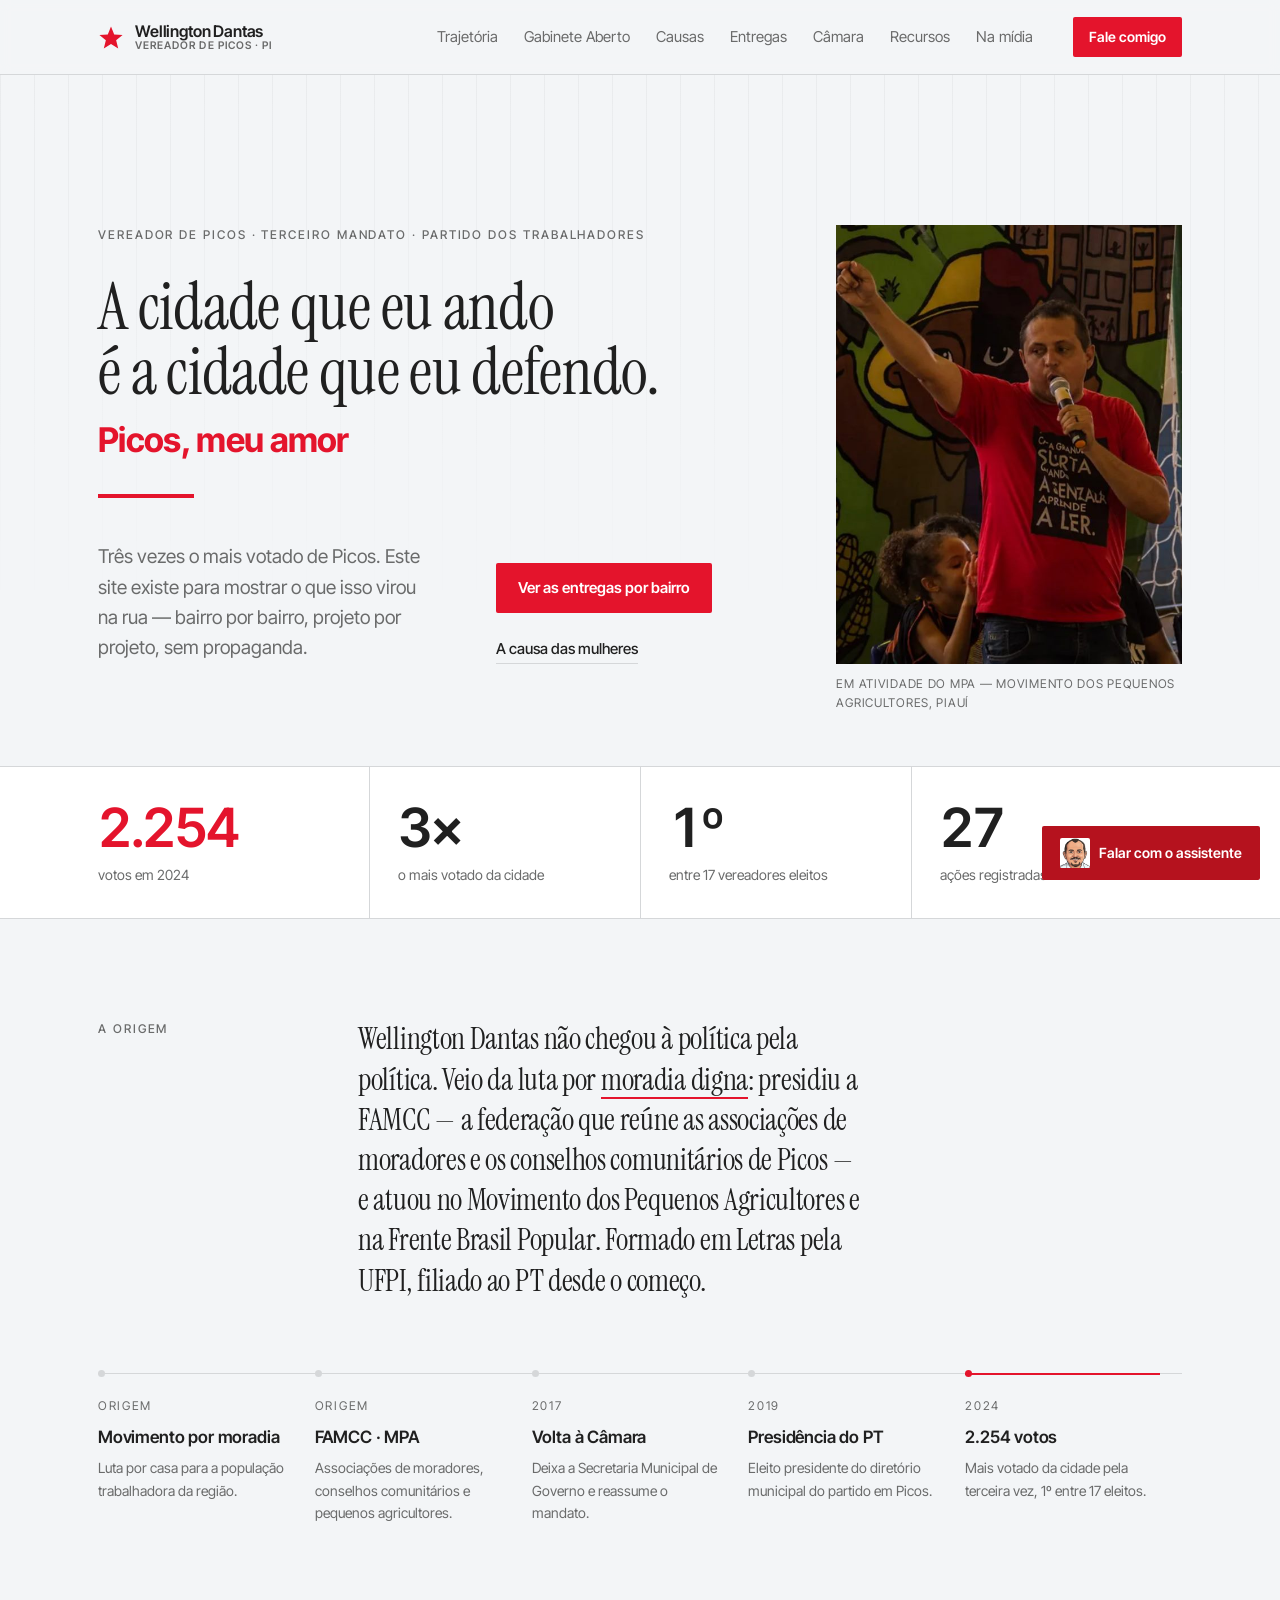
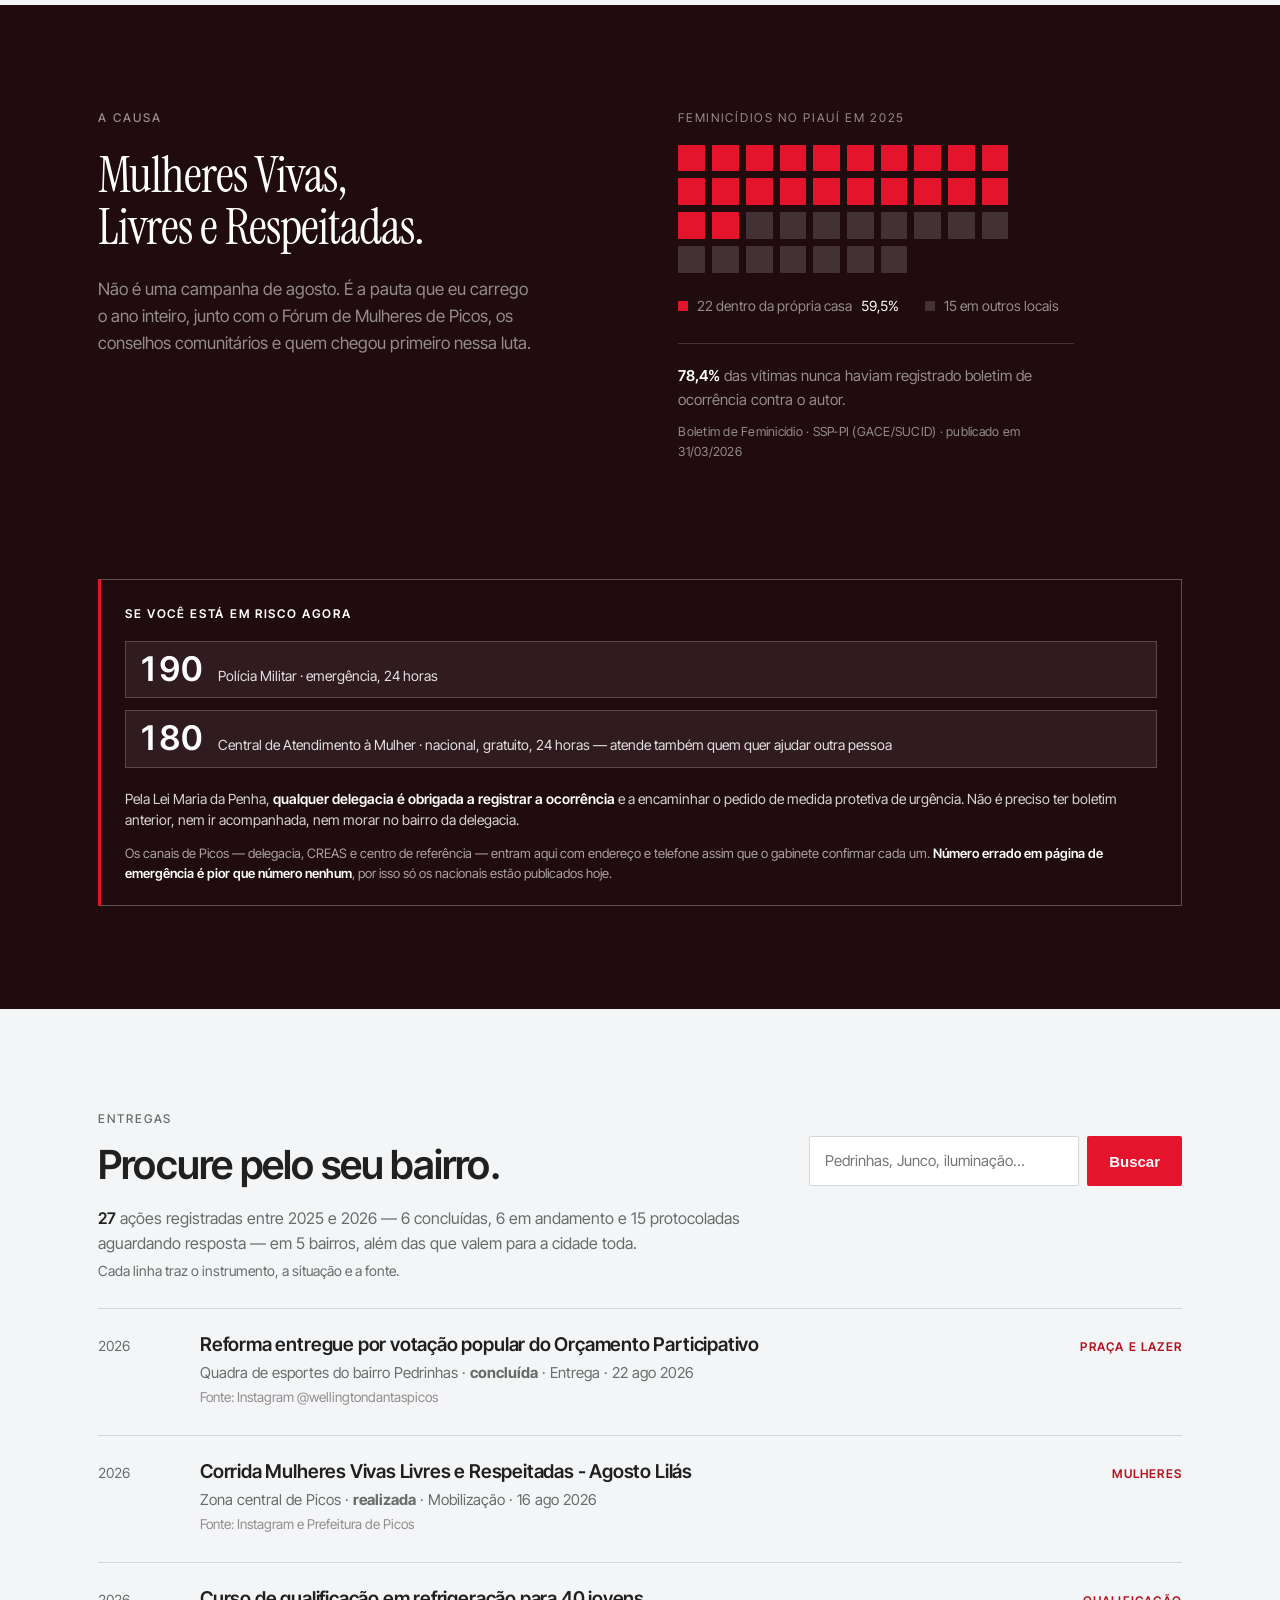
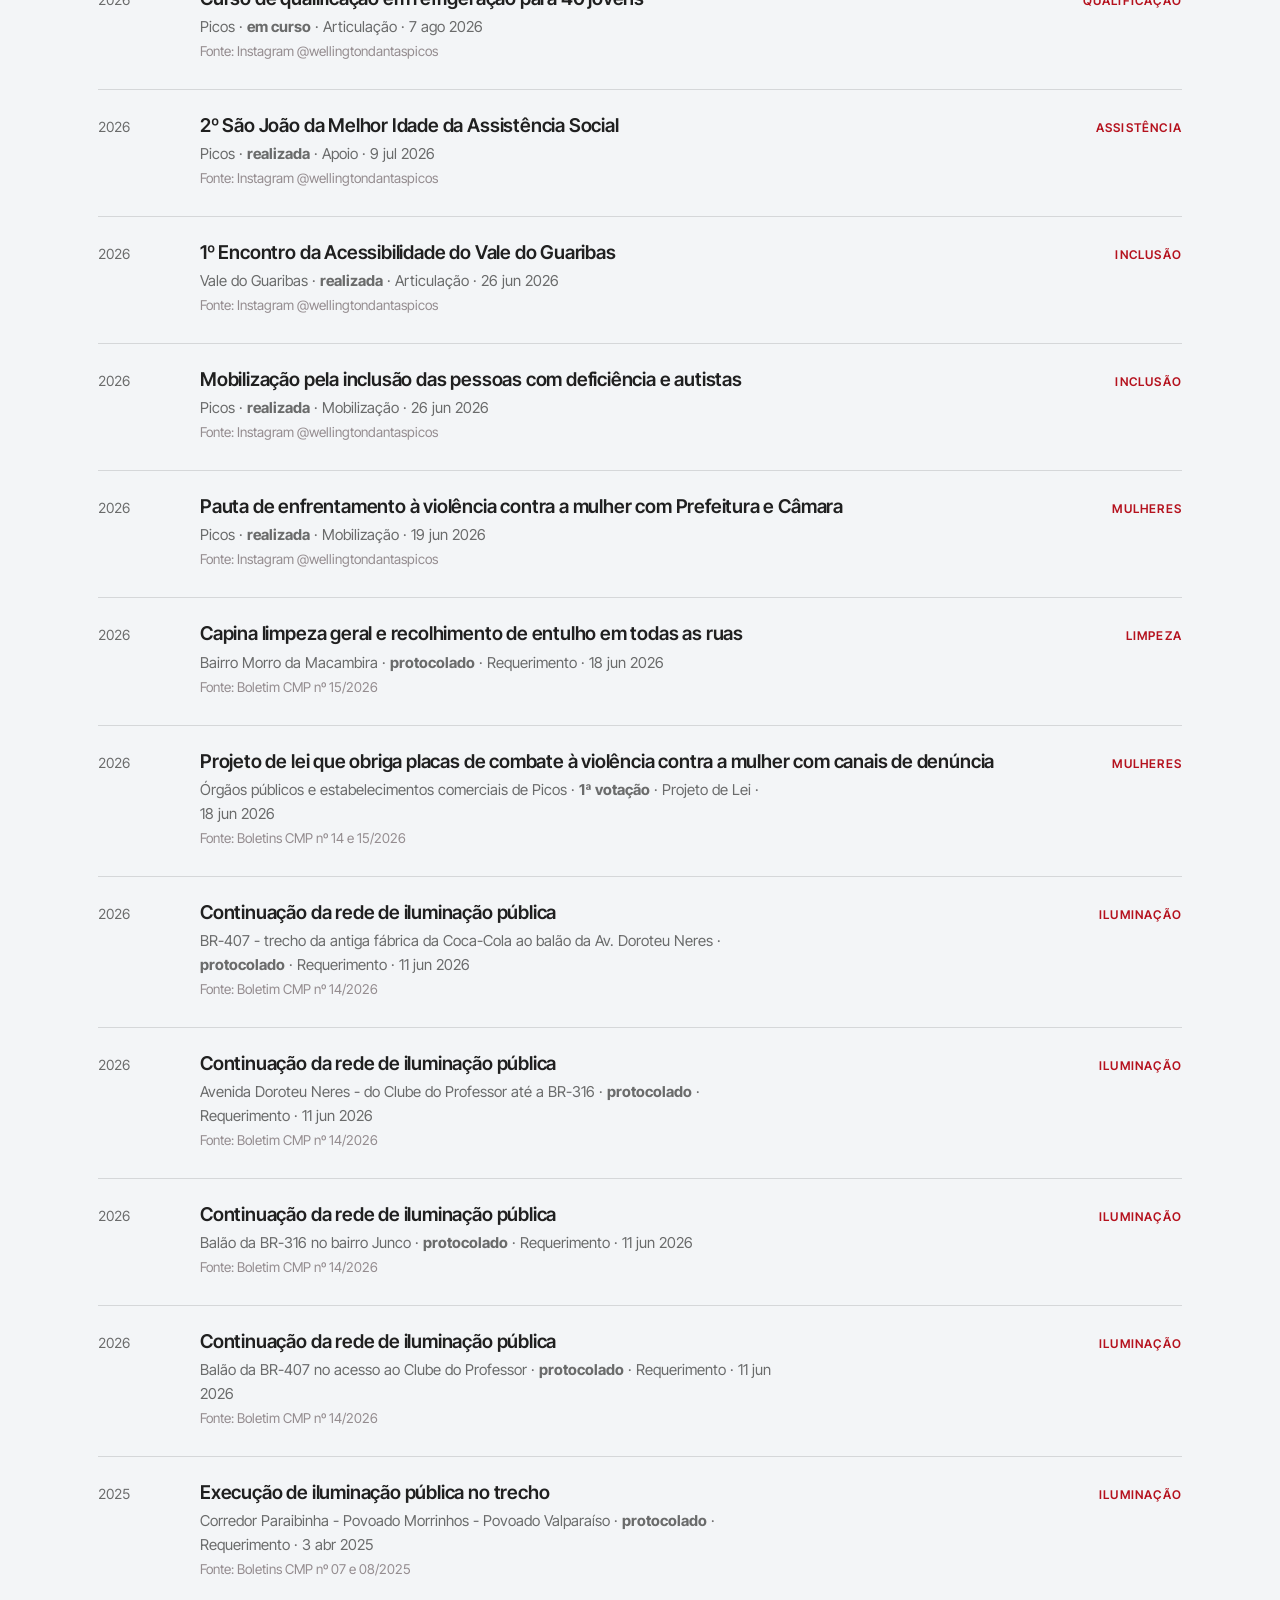
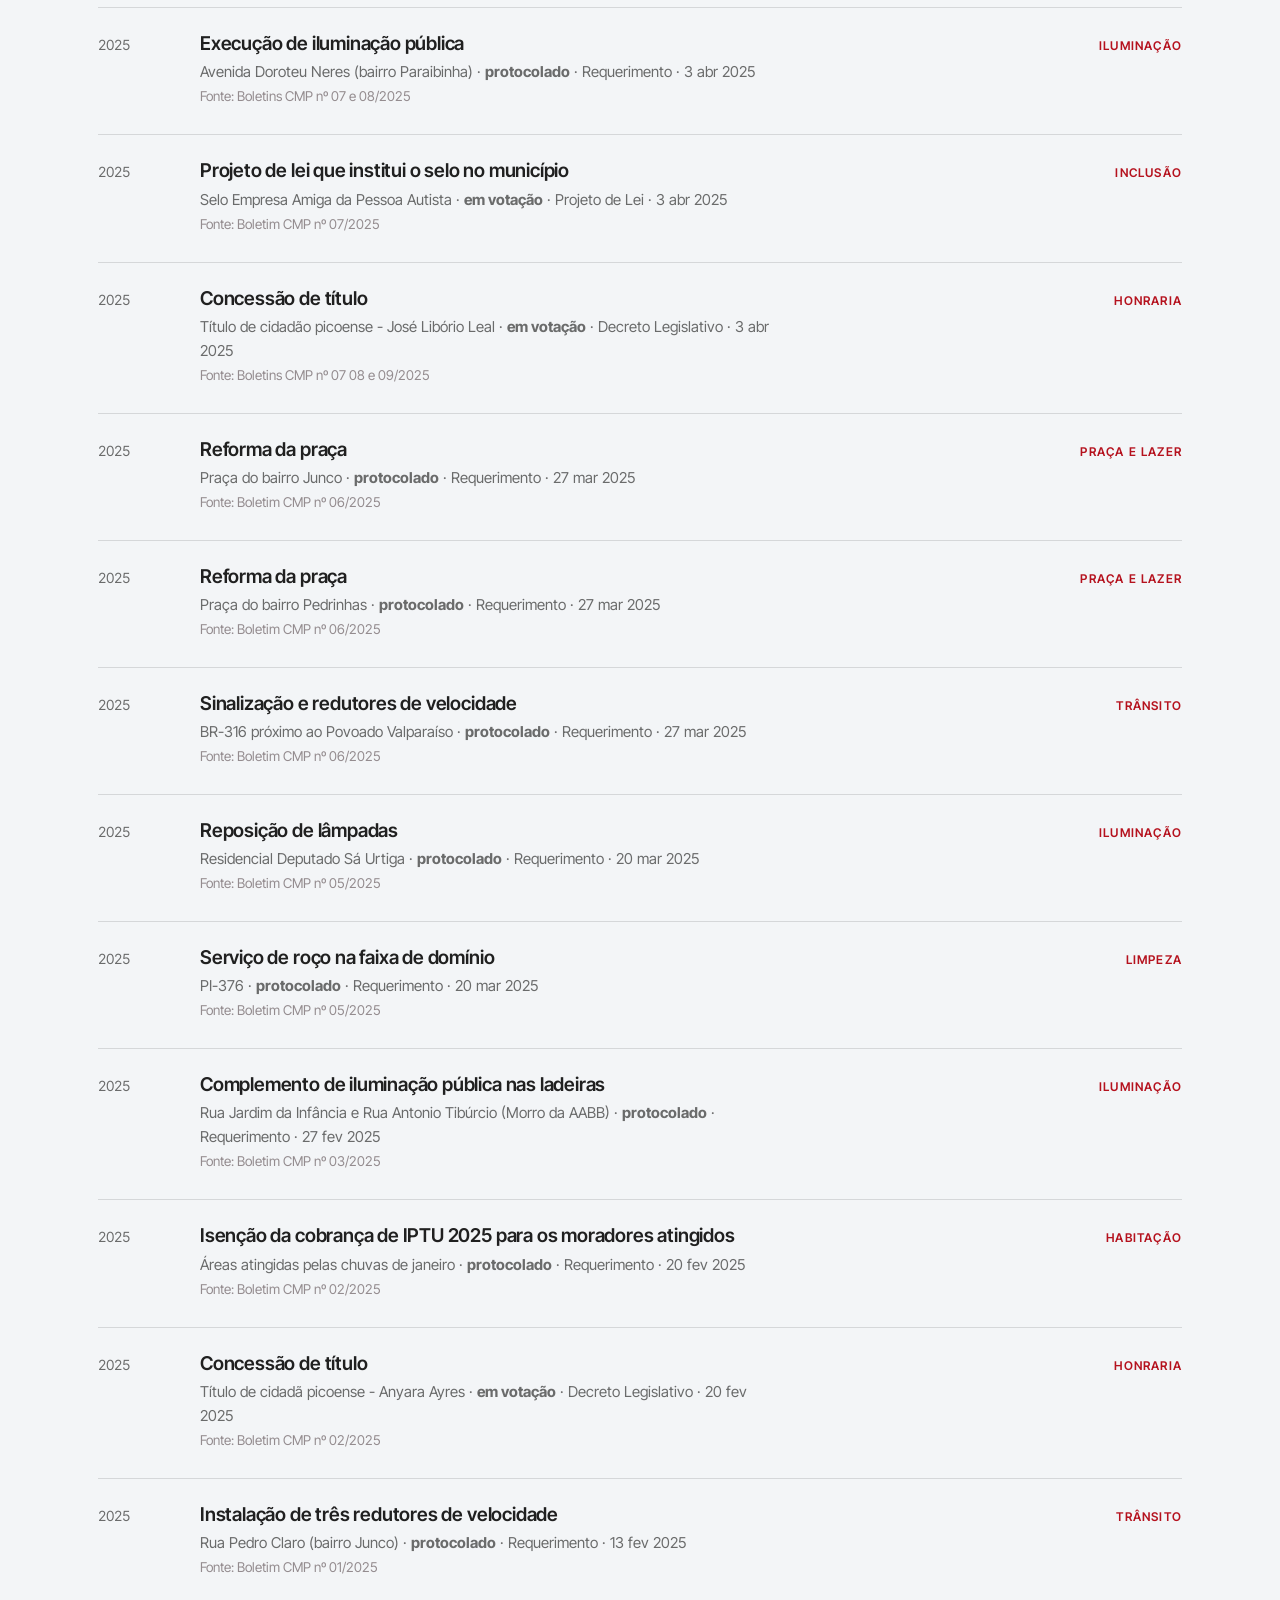
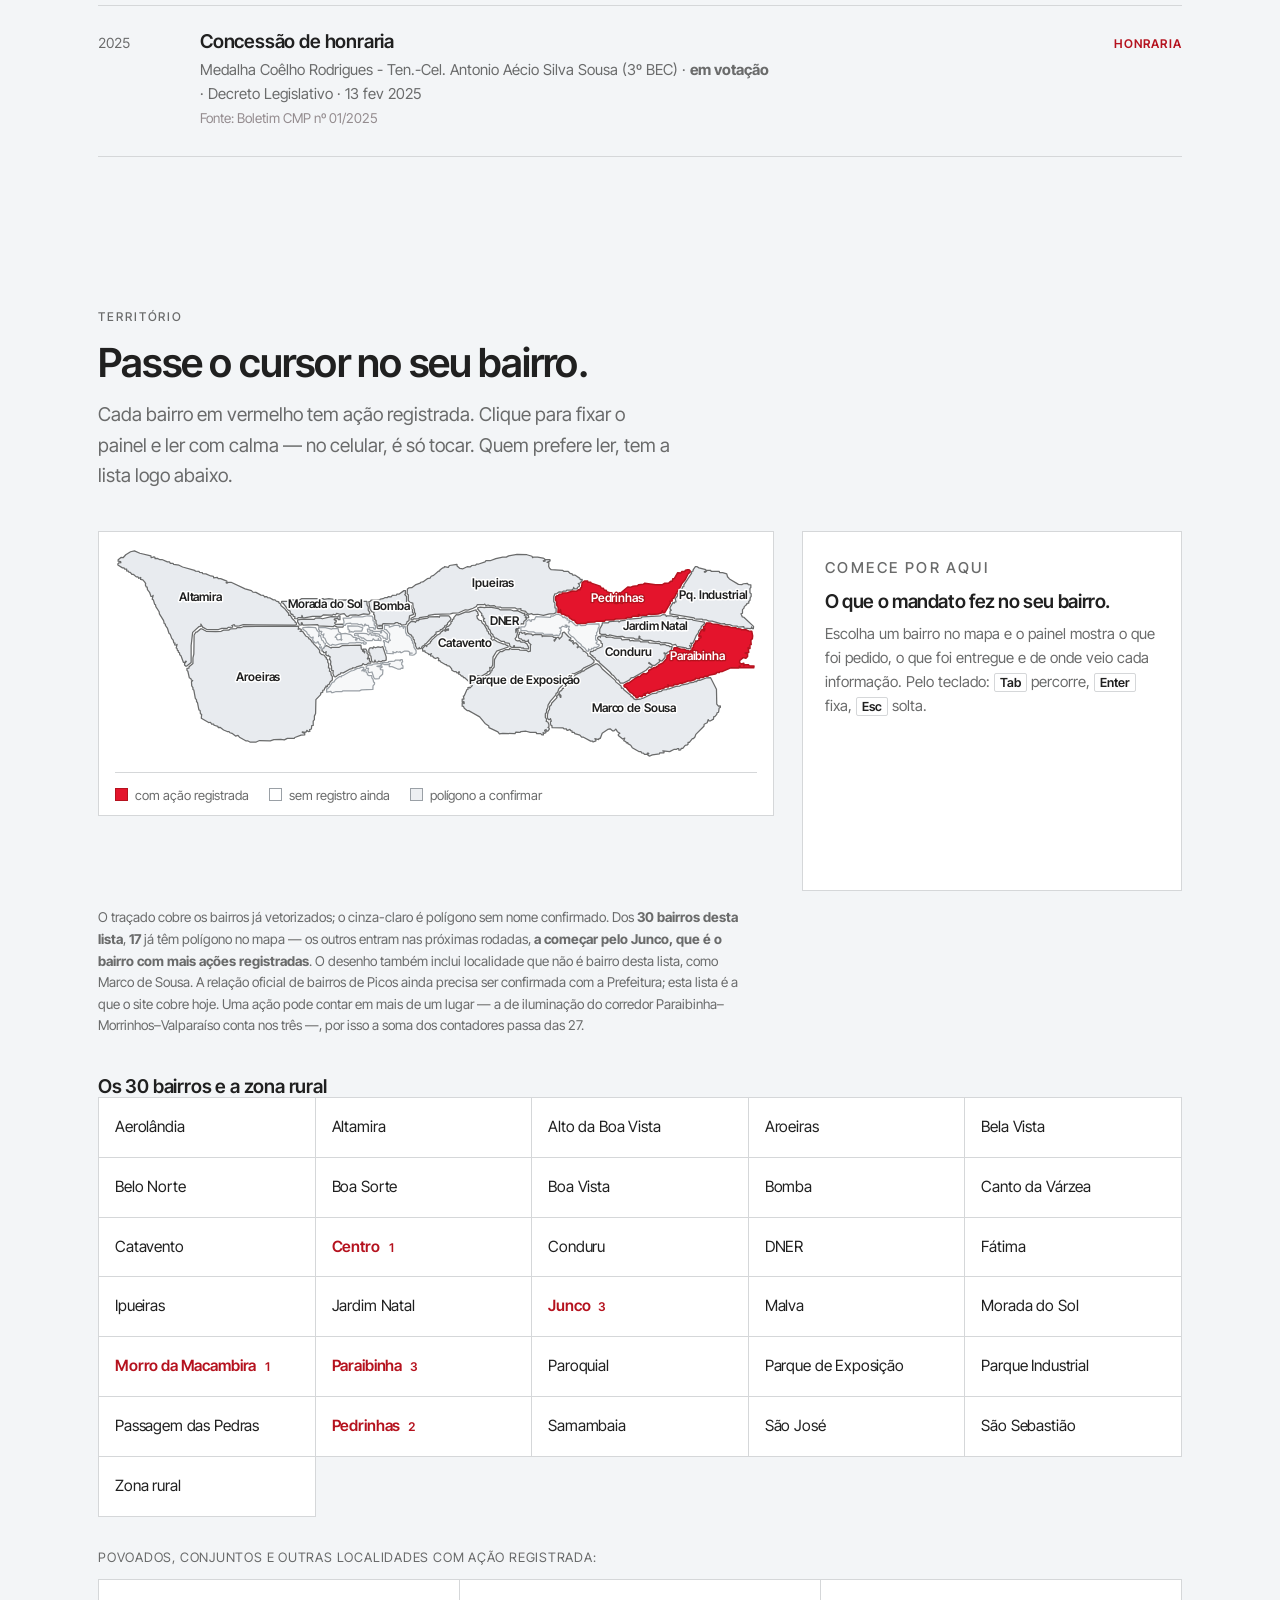
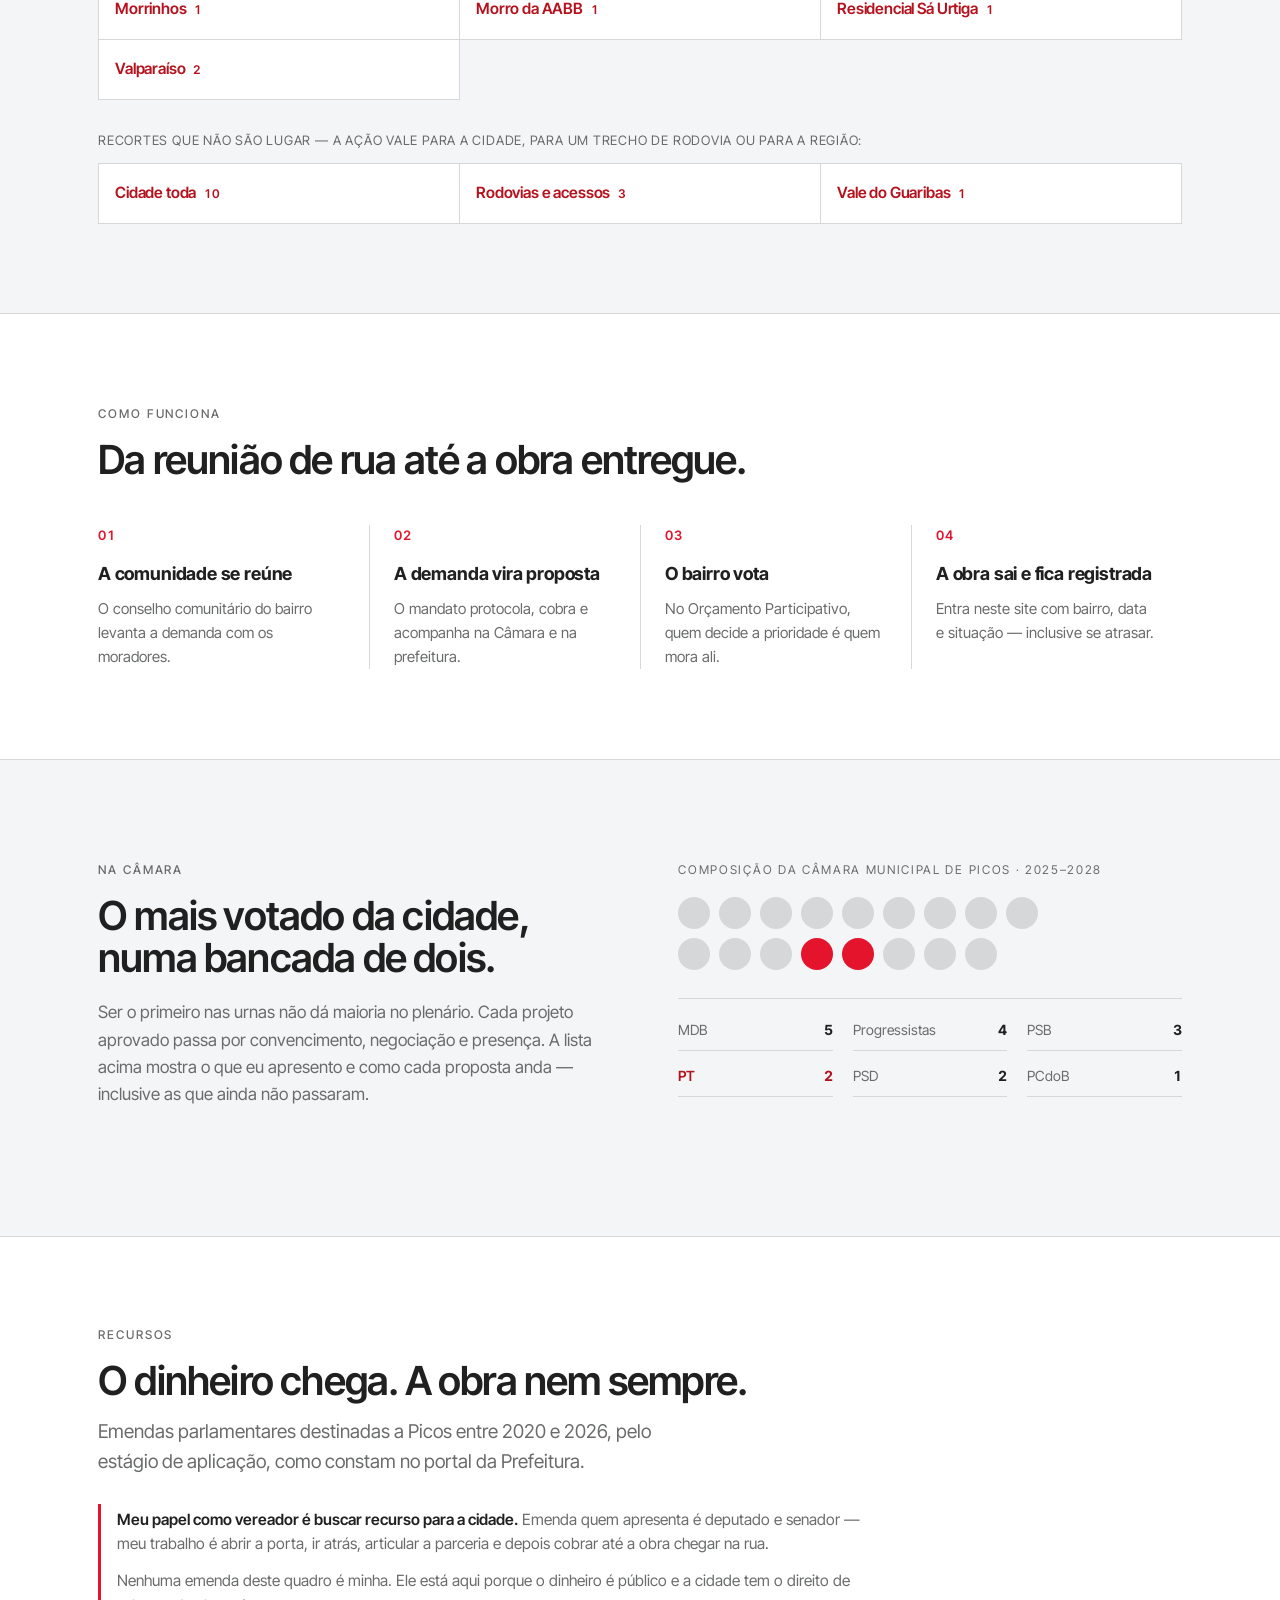
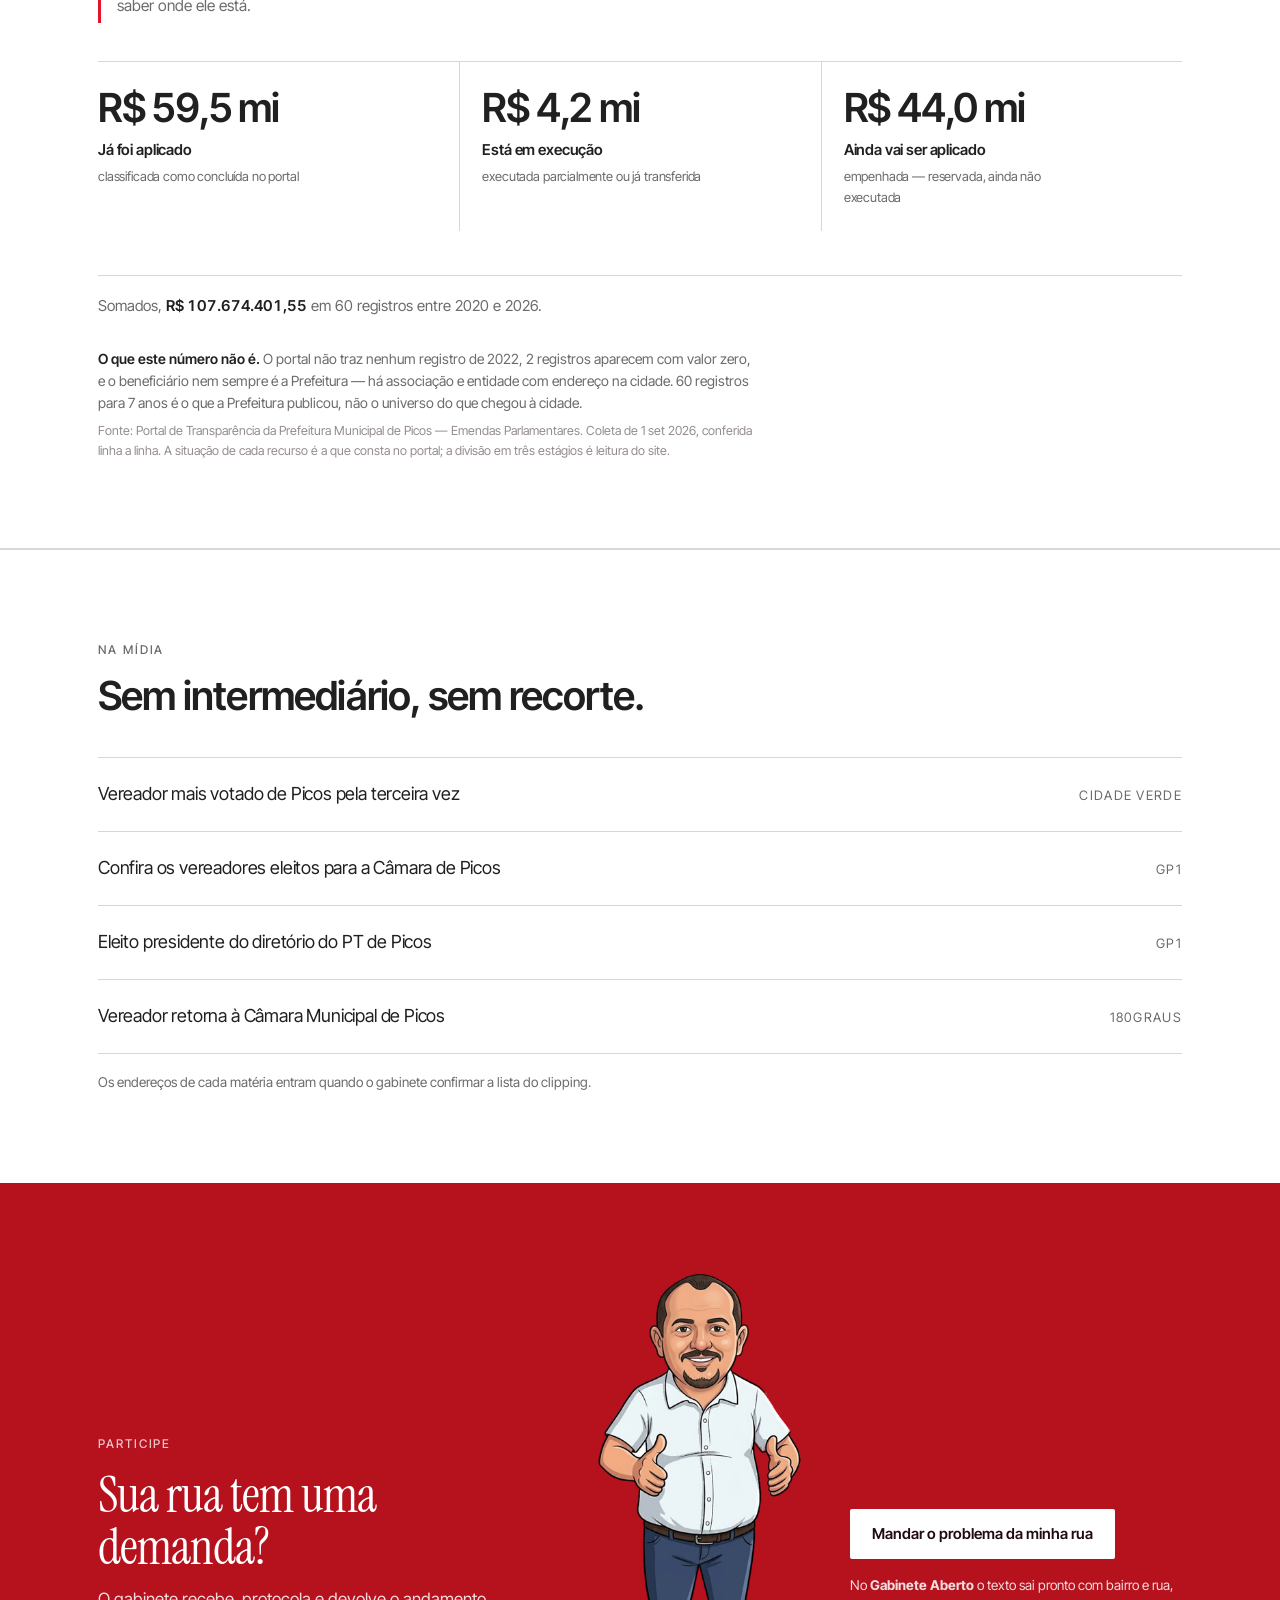
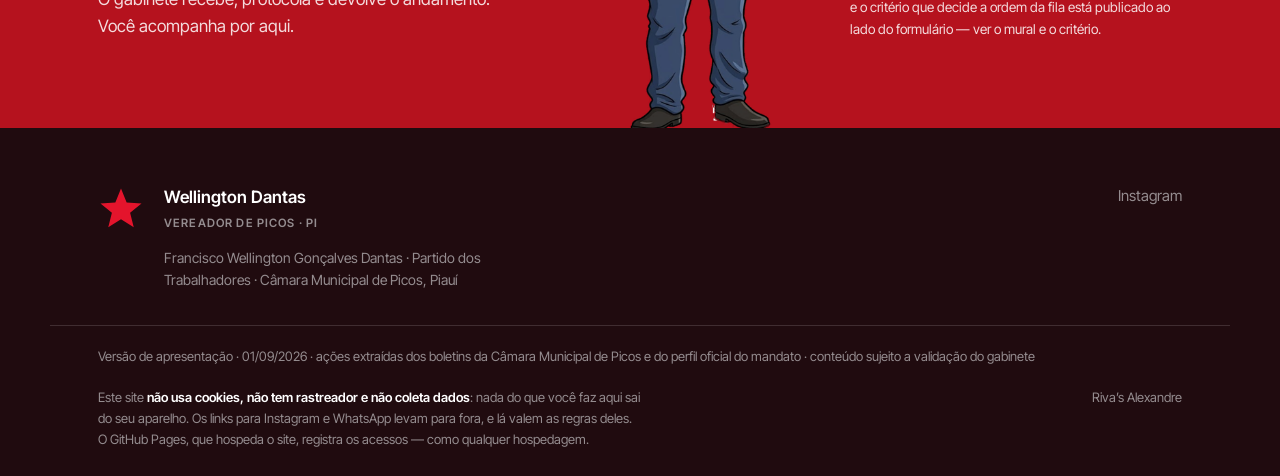
<file: index.html>
<!doctype html>
<html lang="pt-BR">
<head>
<meta charset="utf-8">
<meta name="viewport" content="width=device-width,initial-scale=1">
<title>Wellington Dantas — Vereador de Picos</title>
<meta name="description" content="O mandato de Wellington Dantas, vereador de Picos (PI), bairro por bairro: o que foi protocolado, o que está em tramitação e o que já foi entregue — com instrumento, situação e fonte.">
<meta name="robots" content="noindex,nofollow">
<meta name="theme-color" content="#200B0F">

<meta property="og:type" content="website">
<meta property="og:locale" content="pt_BR">
<meta property="og:site_name" content="Wellington Dantas — Vereador de Picos">
<meta property="og:title" content="A cidade que eu ando é a cidade que eu defendo.">
<meta property="og:description" content="O mandato bairro por bairro: o que foi protocolado, o que tramita e o que já foi entregue — com instrumento, situação e fonte.">
<meta property="og:url" content="https://rivascode-ops.github.io/wellington-dantas/">
<meta property="og:image" content="https://rivascode-ops.github.io/wellington-dantas/img/og.png">
<meta property="og:image:width" content="1200">
<meta property="og:image:height" content="630">
<meta property="og:image:alt" content="Wellington Dantas, vereador de Picos — a cidade que eu ando é a cidade que eu defendo.">
<meta name="twitter:card" content="summary_large_image">

<link rel="canonical" href="https://rivascode-ops.github.io/wellington-dantas/">
<link rel="icon" href="img/selo.svg" type="image/svg+xml">
<link rel="icon" type="image/png" sizes="32x32" href="img/selo-32.png">
<link rel="apple-touch-icon" sizes="180x180" href="img/selo-180.png">
<link rel="stylesheet" href="css/fontes.css?v=0481c866">
<link rel="stylesheet" href="css/tokens.css?v=684491bd">
<link rel="stylesheet" href="css/topo.css?v=74d97ed1">
<link rel="stylesheet" href="css/base.css?v=1a859fbc">
<link rel="stylesheet" href="css/site.css?v=edf368b5">
</head>
<body>
<a class="pular" href="#conteudo">Pular para o conteúdo</a>

<header class="topo">
  <div class="wrap topo__in">
    <a class="marca" href="#"><svg class="estrela" viewBox="0 0 24 24" aria-hidden="true"><path d="M12 2.4 14.95 9.6 22.7 10.15 16.75 15.05 18.65 22.6 12 18.4 5.35 22.6 7.25 15.05 1.3 10.15 9.05 9.6Z"/></svg><span class="marca__tx"><span class="marca__n">Wellington Dantas</span><span class="marca__t">Vereador de Picos · PI</span></span></a>
    <nav class="nav" aria-label="Seções do site">
      <a href="trajetoria.html">Trajetória</a>
      <a href="gabinete-aberto.html">Gabinete Aberto</a>
      <a href="#bandeira">Causas</a>
      <a href="#entregas">Entregas</a>
      <a href="#camara">Câmara</a>
      <a href="#recursos">Recursos</a>
      <a href="#midia">Na mídia</a>
    </nav>
    <a class="btn btn--pq" href="gabinete-aberto.html#minha-rua">Fale comigo</a>
  </div>
</header>

<main id="conteudo">
<section class="hero">
  <div class="hero__tex" aria-hidden="true"></div>
  <div class="wrap hero__in">
    <div class="hero__txt">
      <p class="olho">Vereador de Picos · Terceiro mandato · Partido dos Trabalhadores</p>
      <h1>A cidade que eu ando<br>é a cidade que eu defendo.<span class="carimbo">Picos, meu amor</span></h1>
      <div class="hero__pe">
        <p class="lide">Três vezes o mais votado de Picos. Este site existe para mostrar o que isso virou na rua — bairro por bairro, projeto por projeto, sem propaganda.</p>
        <div class="hero__ac">
          <a class="btn" href="#entregas">Ver as entregas por bairro</a>
          <a class="lnk" href="#bandeira">A causa das mulheres</a>
        </div>
      </div>
    </div>
<!--gerado:retrato-->
    <figure class="hero__retrato">
      <img src="img/wellington-1200.jpg" srcset="img/wellington-700.jpg 700w, img/wellington-1200.jpg 1200w" sizes="(max-width:900px) 62vw, 390px" alt="Wellington Dantas de punho erguido, microfone na mão, discursando em atividade do Movimento dos Pequenos Agricultores no Piauí. Veste camisa vermelha com a frase &quot;Casa grande surta quando a senzala aprende a ler&quot;." width="1200" height="1333" fetchpriority="high">
      <figcaption>Em atividade do MPA — Movimento dos Pequenos Agricultores, Piauí</figcaption>
    </figure>
<!--/gerado:retrato-->
  </div>
</section>

<section class="nums" id="numeros">
  <div class="wrap">
    <ul class="nums__l">
      <li><b>2.254</b><span>votos em 2024</span></li>
      <li><b>3×</b><span>o mais votado da cidade</span></li>
      <li><b>1º</b><span>entre 17 vereadores eleitos</span></li>
<!--gerado:numeros-->
      <li><b>27</b><span>ações registradas</span></li>
<!--/gerado:numeros-->
    </ul>
  </div>
</section>

<section class="traj" id="origem">
  <div class="wrap traj__in">
    <div class="traj__cab"><p class="olho">A origem</p></div>
    <div class="traj__txt">
      <p class="traj__d">Wellington Dantas não chegou à política pela política. Veio da luta por <b>moradia digna</b>: presidiu a FAMCC — a federação que reúne as associações de moradores e os conselhos comunitários de Picos — e atuou no Movimento dos Pequenos Agricultores e na Frente Brasil Popular. Formado em Letras pela UFPI, filiado ao PT desde o começo.</p>
    </div>
  </div>
  <div class="wrap">
    <ol class="linha">
      <li><span class="linha__a">Origem</span><b>Movimento por moradia</b><p>Luta por casa para a população trabalhadora da região.</p></li>
      <li><span class="linha__a">Origem</span><b>FAMCC · MPA</b><p>Associações de moradores, conselhos comunitários e pequenos agricultores.</p></li>
      <li><span class="linha__a">2017</span><b>Volta à Câmara</b><p>Deixa a Secretaria Municipal de Governo e reassume o mandato.</p></li>
      <li><span class="linha__a">2019</span><b>Presidência do PT</b><p>Eleito presidente do diretório municipal do partido em Picos.</p></li>
      <li class="is-on"><span class="linha__a">2024</span><b>2.254 votos</b><p>Mais votado da cidade pela terceira vez, 1º entre 17 eleitos.</p></li>
    </ol>
  </div>
</section>

<section class="band" id="bandeira">
  <div class="wrap band__in">
    <div class="band__txt">
      <p class="olho olho--cl">A causa</p>
      <h2 class="serif">Mulheres Vivas,<br>Livres e Respeitadas.</h2>
      <p>Não é uma campanha de agosto. É a pauta que eu carrego o ano inteiro, junto com o Fórum de Mulheres de Picos, os conselhos comunitários e quem chegou primeiro nessa luta.</p>
    </div>
    <figure class="uni">
      <figcaption class="uni__t">Feminicídios no Piauí em 2025</figcaption>
      <div class="uni__g" role="img" aria-label="37 marcas representando os 37 feminicídios registrados no Piauí em 2025; 22 delas destacadas indicam os casos ocorridos dentro de casa.">
        <i class="on"></i><i class="on"></i><i class="on"></i><i class="on"></i><i class="on"></i><i class="on"></i><i class="on"></i><i class="on"></i><i class="on"></i><i class="on"></i>
        <i class="on"></i><i class="on"></i><i class="on"></i><i class="on"></i><i class="on"></i><i class="on"></i><i class="on"></i><i class="on"></i><i class="on"></i><i class="on"></i>
        <i class="on"></i><i class="on"></i><i></i><i></i><i></i><i></i><i></i><i></i><i></i><i></i>
        <i></i><i></i><i></i><i></i><i></i><i></i><i></i>
      </div>
      <ul class="uni__leg">
        <li><i class="on"></i>22 dentro da própria casa <em>59,5%</em></li>
        <li><i></i>15 em outros locais</li>
      </ul>
      <p class="uni__f"><b>78,4%</b> das vítimas nunca haviam registrado boletim de ocorrência contra o autor.<br><span>Boletim de Feminicídio · SSP-PI (GACE/SUCID) · publicado em 31/03/2026</span></p>
    </figure>

    <aside class="socorro" aria-label="Onde buscar ajuda">
      <p class="socorro__t">Se você está em risco agora</p>
      <ul class="socorro__l">
        <li><a href="tel:190"><b>190</b><span>Polícia Militar · emergência, 24 horas</span></a></li>
        <li><a href="tel:180"><b>180</b><span>Central de Atendimento à Mulher · nacional, gratuito, 24 horas — atende também quem quer ajudar outra pessoa</span></a></li>
      </ul>
      <p class="socorro__n">Pela Lei Maria da Penha, <b>qualquer delegacia é obrigada a registrar a ocorrência</b> e a encaminhar o pedido de medida protetiva de urgência. Não é preciso ter boletim anterior, nem ir acompanhada, nem morar no bairro da delegacia.</p>
      <p class="socorro__p">Os canais de Picos — delegacia, CREAS e centro de referência — entram aqui com endereço e telefone assim que o gabinete confirmar cada um. <b>Número errado em página de emergência é pior que número nenhum</b>, por isso só os nacionais estão publicados hoje.</p>
    </aside>
  </div>
</section>

<section class="ent" id="entregas">
  <div class="wrap">
    <div class="sec__cab">
      <div><p class="olho">Entregas</p><h2>Procure pelo seu bairro.</h2></div>
      <form class="busca" role="search">
        <input type="search" id="busca" placeholder="Pedrinhas, Junco, iluminação…" aria-label="Buscar por bairro, rua ou tipo de ação" autocomplete="off">
        <button class="btn" type="submit">Buscar</button>
      </form>
    </div>

    <p class="ent__resumo"><!--gerado:resumo-->
<b>27</b> ações registradas entre 2025 e 2026 — 6 concluídas, 6 em andamento e 15 protocoladas aguardando resposta — em 5 bairros, além das que valem para a cidade toda. <span>Cada linha traz o instrumento, a situação e a fonte.</span>
<!--/gerado:resumo--></p>

    <p class="ent__filtro" id="filtro" hidden>Mostrando <b id="filtro-nome"></b> · <button type="button" class="lnk" id="filtro-limpar">ver todas</button></p>

    <ol class="ent__l" id="lista">
<!--gerado:acoes-->
      <li data-bairros="pedrinhas" data-ano="2026" data-busca="reforma-entregue-por-votacao-popular-do-orcamento-participativo-quadra-de-esportes-do-bairro-pedrinhas-praca-e-lazer-pedrinhas-entrega">
        <span class="ent__ano">2026</span>
        <div class="ent__c">
          <h3>Reforma entregue por votação popular do Orçamento Participativo</h3>
          <p>Quadra de esportes do bairro Pedrinhas · <b>concluída</b> · Entrega · 22 ago 2026<br><span class="ent__f">Fonte: Instagram @wellingtondantaspicos</span></p>
        </div>
        <span class="tag">Praça e lazer</span>
      </li>
      <li data-bairros="centro" data-ano="2026" data-busca="corrida-mulheres-vivas-livres-e-respeitadas-agosto-lilas-zona-central-de-picos-mulheres-centro-mobilizacao">
        <span class="ent__ano">2026</span>
        <div class="ent__c">
          <h3>Corrida Mulheres Vivas Livres e Respeitadas - Agosto Lilás</h3>
          <p>Zona central de Picos · <b>realizada</b> · Mobilização · 16 ago 2026<br><span class="ent__f">Fonte: Instagram e Prefeitura de Picos</span></p>
        </div>
        <span class="tag">Mulheres</span>
      </li>
      <li data-bairros="cidade-toda" data-ano="2026" data-busca="curso-de-qualificacao-em-refrigeracao-para-40-jovens-picos-qualificacao-cidade-toda-articulacao">
        <span class="ent__ano">2026</span>
        <div class="ent__c">
          <h3>Curso de qualificação em refrigeração para 40 jovens</h3>
          <p>Picos · <b>em curso</b> · Articulação · 7 ago 2026<br><span class="ent__f">Fonte: Instagram @wellingtondantaspicos</span></p>
        </div>
        <span class="tag">Qualificação</span>
      </li>
      <li data-bairros="cidade-toda" data-ano="2026" data-busca="2-sao-joao-da-melhor-idade-da-assistencia-social-picos-assistencia-cidade-toda-apoio">
        <span class="ent__ano">2026</span>
        <div class="ent__c">
          <h3>2º São João da Melhor Idade da Assistência Social</h3>
          <p>Picos · <b>realizada</b> · Apoio · 9 jul 2026<br><span class="ent__f">Fonte: Instagram @wellingtondantaspicos</span></p>
        </div>
        <span class="tag">Assistência</span>
      </li>
      <li data-bairros="vale-do-guaribas" data-ano="2026" data-busca="1-encontro-da-acessibilidade-do-vale-do-guaribas-vale-do-guaribas-inclusao-vale-do-guaribas-articulacao">
        <span class="ent__ano">2026</span>
        <div class="ent__c">
          <h3>1º Encontro da Acessibilidade do Vale do Guaribas</h3>
          <p>Vale do Guaribas · <b>realizada</b> · Articulação · 26 jun 2026<br><span class="ent__f">Fonte: Instagram @wellingtondantaspicos</span></p>
        </div>
        <span class="tag">Inclusão</span>
      </li>
      <li data-bairros="cidade-toda" data-ano="2026" data-busca="mobilizacao-pela-inclusao-das-pessoas-com-deficiencia-e-autistas-picos-inclusao-cidade-toda-mobilizacao">
        <span class="ent__ano">2026</span>
        <div class="ent__c">
          <h3>Mobilização pela inclusão das pessoas com deficiência e autistas</h3>
          <p>Picos · <b>realizada</b> · Mobilização · 26 jun 2026<br><span class="ent__f">Fonte: Instagram @wellingtondantaspicos</span></p>
        </div>
        <span class="tag">Inclusão</span>
      </li>
      <li data-bairros="cidade-toda" data-ano="2026" data-busca="pauta-de-enfrentamento-a-violencia-contra-a-mulher-com-prefeitura-e-camara-picos-mulheres-cidade-toda-mobilizacao">
        <span class="ent__ano">2026</span>
        <div class="ent__c">
          <h3>Pauta de enfrentamento à violência contra a mulher com Prefeitura e Câmara</h3>
          <p>Picos · <b>realizada</b> · Mobilização · 19 jun 2026<br><span class="ent__f">Fonte: Instagram @wellingtondantaspicos</span></p>
        </div>
        <span class="tag">Mulheres</span>
      </li>
      <li data-bairros="morro-da-macambira" data-ano="2026" data-busca="capina-limpeza-geral-e-recolhimento-de-entulho-em-todas-as-ruas-bairro-morro-da-macambira-limpeza-morro-da-macambira-requerimento">
        <span class="ent__ano">2026</span>
        <div class="ent__c">
          <h3>Capina limpeza geral e recolhimento de entulho em todas as ruas</h3>
          <p>Bairro Morro da Macambira · <b>protocolado</b> · Requerimento · 18 jun 2026<br><span class="ent__f">Fonte: Boletim CMP nº 15/2026</span></p>
        </div>
        <span class="tag">Limpeza</span>
      </li>
      <li data-bairros="cidade-toda" data-ano="2026" data-busca="projeto-de-lei-que-obriga-placas-de-combate-a-violencia-contra-a-mulher-com-canais-de-denuncia-orgaos-publicos-e-estabelecimentos-comerciais-de-picos-mulheres-cidade-toda-projeto-de-lei">
        <span class="ent__ano">2026</span>
        <div class="ent__c">
          <h3>Projeto de lei que obriga placas de combate à violência contra a mulher com canais de denúncia</h3>
          <p>Órgãos públicos e estabelecimentos comerciais de Picos · <b>1ª votação</b> · Projeto de Lei · 18 jun 2026<br><span class="ent__f">Fonte: Boletins CMP nº 14 e 15/2026</span></p>
        </div>
        <span class="tag">Mulheres</span>
      </li>
      <li data-bairros="rodovias-e-acessos" data-ano="2026" data-busca="continuacao-da-rede-de-iluminacao-publica-br-407-trecho-da-antiga-fabrica-da-coca-cola-ao-balao-da-av-doroteu-neres-iluminacao-rodovias-e-acessos-requerimento">
        <span class="ent__ano">2026</span>
        <div class="ent__c">
          <h3>Continuação da rede de iluminação pública</h3>
          <p>BR-407 - trecho da antiga fábrica da Coca-Cola ao balão da Av. Doroteu Neres · <b>protocolado</b> · Requerimento · 11 jun 2026<br><span class="ent__f">Fonte: Boletim CMP nº 14/2026</span></p>
        </div>
        <span class="tag">Iluminação</span>
      </li>
      <li data-bairros="paraibinha" data-ano="2026" data-busca="continuacao-da-rede-de-iluminacao-publica-avenida-doroteu-neres-do-clube-do-professor-ate-a-br-316-iluminacao-paraibinha-requerimento">
        <span class="ent__ano">2026</span>
        <div class="ent__c">
          <h3>Continuação da rede de iluminação pública</h3>
          <p>Avenida Doroteu Neres - do Clube do Professor até a BR-316 · <b>protocolado</b> · Requerimento · 11 jun 2026<br><span class="ent__f">Fonte: Boletim CMP nº 14/2026</span></p>
        </div>
        <span class="tag">Iluminação</span>
      </li>
      <li data-bairros="junco" data-ano="2026" data-busca="continuacao-da-rede-de-iluminacao-publica-balao-da-br-316-no-bairro-junco-iluminacao-junco-requerimento">
        <span class="ent__ano">2026</span>
        <div class="ent__c">
          <h3>Continuação da rede de iluminação pública</h3>
          <p>Balão da BR-316 no bairro Junco · <b>protocolado</b> · Requerimento · 11 jun 2026<br><span class="ent__f">Fonte: Boletim CMP nº 14/2026</span></p>
        </div>
        <span class="tag">Iluminação</span>
      </li>
      <li data-bairros="rodovias-e-acessos" data-ano="2026" data-busca="continuacao-da-rede-de-iluminacao-publica-balao-da-br-407-no-acesso-ao-clube-do-professor-iluminacao-rodovias-e-acessos-requerimento">
        <span class="ent__ano">2026</span>
        <div class="ent__c">
          <h3>Continuação da rede de iluminação pública</h3>
          <p>Balão da BR-407 no acesso ao Clube do Professor · <b>protocolado</b> · Requerimento · 11 jun 2026<br><span class="ent__f">Fonte: Boletim CMP nº 14/2026</span></p>
        </div>
        <span class="tag">Iluminação</span>
      </li>
      <li data-bairros="paraibinha morrinhos valparaiso" data-ano="2025" data-busca="execucao-de-iluminacao-publica-no-trecho-corredor-paraibinha-povoado-morrinhos-povoado-valparaiso-iluminacao-paraibinha-morrinhos-valparaiso-requerimento">
        <span class="ent__ano">2025</span>
        <div class="ent__c">
          <h3>Execução de iluminação pública no trecho</h3>
          <p>Corredor Paraibinha - Povoado Morrinhos - Povoado Valparaíso · <b>protocolado</b> · Requerimento · 3 abr 2025<br><span class="ent__f">Fonte: Boletins CMP nº 07 e 08/2025</span></p>
        </div>
        <span class="tag">Iluminação</span>
      </li>
      <li data-bairros="paraibinha" data-ano="2025" data-busca="execucao-de-iluminacao-publica-avenida-doroteu-neres-bairro-paraibinha-iluminacao-paraibinha-requerimento">
        <span class="ent__ano">2025</span>
        <div class="ent__c">
          <h3>Execução de iluminação pública</h3>
          <p>Avenida Doroteu Neres (bairro Paraibinha) · <b>protocolado</b> · Requerimento · 3 abr 2025<br><span class="ent__f">Fonte: Boletins CMP nº 07 e 08/2025</span></p>
        </div>
        <span class="tag">Iluminação</span>
      </li>
      <li data-bairros="cidade-toda" data-ano="2025" data-busca="projeto-de-lei-que-institui-o-selo-no-municipio-selo-empresa-amiga-da-pessoa-autista-inclusao-cidade-toda-projeto-de-lei">
        <span class="ent__ano">2025</span>
        <div class="ent__c">
          <h3>Projeto de lei que institui o selo no município</h3>
          <p>Selo Empresa Amiga da Pessoa Autista · <b>em votação</b> · Projeto de Lei · 3 abr 2025<br><span class="ent__f">Fonte: Boletim CMP nº 07/2025</span></p>
        </div>
        <span class="tag">Inclusão</span>
      </li>
      <li data-bairros="cidade-toda" data-ano="2025" data-busca="concessao-de-titulo-titulo-de-cidadao-picoense-jose-liborio-leal-honraria-cidade-toda-decreto-legislativo">
        <span class="ent__ano">2025</span>
        <div class="ent__c">
          <h3>Concessão de título</h3>
          <p>Título de cidadão picoense - José Libório Leal · <b>em votação</b> · Decreto Legislativo · 3 abr 2025<br><span class="ent__f">Fonte: Boletins CMP nº 07 08 e 09/2025</span></p>
        </div>
        <span class="tag">Honraria</span>
      </li>
      <li data-bairros="junco" data-ano="2025" data-busca="reforma-da-praca-praca-do-bairro-junco-praca-e-lazer-junco-requerimento">
        <span class="ent__ano">2025</span>
        <div class="ent__c">
          <h3>Reforma da praça</h3>
          <p>Praça do bairro Junco · <b>protocolado</b> · Requerimento · 27 mar 2025<br><span class="ent__f">Fonte: Boletim CMP nº 06/2025</span></p>
        </div>
        <span class="tag">Praça e lazer</span>
      </li>
      <li data-bairros="pedrinhas" data-ano="2025" data-busca="reforma-da-praca-praca-do-bairro-pedrinhas-praca-e-lazer-pedrinhas-requerimento">
        <span class="ent__ano">2025</span>
        <div class="ent__c">
          <h3>Reforma da praça</h3>
          <p>Praça do bairro Pedrinhas · <b>protocolado</b> · Requerimento · 27 mar 2025<br><span class="ent__f">Fonte: Boletim CMP nº 06/2025</span></p>
        </div>
        <span class="tag">Praça e lazer</span>
      </li>
      <li data-bairros="valparaiso" data-ano="2025" data-busca="sinalizacao-e-redutores-de-velocidade-br-316-proximo-ao-povoado-valparaiso-transito-valparaiso-requerimento">
        <span class="ent__ano">2025</span>
        <div class="ent__c">
          <h3>Sinalização e redutores de velocidade</h3>
          <p>BR-316 próximo ao Povoado Valparaíso · <b>protocolado</b> · Requerimento · 27 mar 2025<br><span class="ent__f">Fonte: Boletim CMP nº 06/2025</span></p>
        </div>
        <span class="tag">Trânsito</span>
      </li>
      <li data-bairros="residencial-sa-urtiga" data-ano="2025" data-busca="reposicao-de-lampadas-residencial-deputado-sa-urtiga-iluminacao-residencial-sa-urtiga-requerimento">
        <span class="ent__ano">2025</span>
        <div class="ent__c">
          <h3>Reposição de lâmpadas</h3>
          <p>Residencial Deputado Sá Urtiga · <b>protocolado</b> · Requerimento · 20 mar 2025<br><span class="ent__f">Fonte: Boletim CMP nº 05/2025</span></p>
        </div>
        <span class="tag">Iluminação</span>
      </li>
      <li data-bairros="rodovias-e-acessos" data-ano="2025" data-busca="servico-de-roco-na-faixa-de-dominio-pi-376-limpeza-rodovias-e-acessos-requerimento">
        <span class="ent__ano">2025</span>
        <div class="ent__c">
          <h3>Serviço de roço na faixa de domínio</h3>
          <p>PI-376 · <b>protocolado</b> · Requerimento · 20 mar 2025<br><span class="ent__f">Fonte: Boletim CMP nº 05/2025</span></p>
        </div>
        <span class="tag">Limpeza</span>
      </li>
      <li data-bairros="morro-da-aabb" data-ano="2025" data-busca="complemento-de-iluminacao-publica-nas-ladeiras-rua-jardim-da-infancia-e-rua-antonio-tiburcio-morro-da-aabb-iluminacao-morro-da-aabb-requerimento">
        <span class="ent__ano">2025</span>
        <div class="ent__c">
          <h3>Complemento de iluminação pública nas ladeiras</h3>
          <p>Rua Jardim da Infância e Rua Antonio Tibúrcio (Morro da AABB) · <b>protocolado</b> · Requerimento · 27 fev 2025<br><span class="ent__f">Fonte: Boletim CMP nº 03/2025</span></p>
        </div>
        <span class="tag">Iluminação</span>
      </li>
      <li data-bairros="cidade-toda" data-ano="2025" data-busca="isencao-da-cobranca-de-iptu-2025-para-os-moradores-atingidos-areas-atingidas-pelas-chuvas-de-janeiro-habitacao-cidade-toda-requerimento">
        <span class="ent__ano">2025</span>
        <div class="ent__c">
          <h3>Isenção da cobrança de IPTU 2025 para os moradores atingidos</h3>
          <p>Áreas atingidas pelas chuvas de janeiro · <b>protocolado</b> · Requerimento · 20 fev 2025<br><span class="ent__f">Fonte: Boletim CMP nº 02/2025</span></p>
        </div>
        <span class="tag">Habitação</span>
      </li>
      <li data-bairros="cidade-toda" data-ano="2025" data-busca="concessao-de-titulo-titulo-de-cidada-picoense-anyara-ayres-honraria-cidade-toda-decreto-legislativo">
        <span class="ent__ano">2025</span>
        <div class="ent__c">
          <h3>Concessão de título</h3>
          <p>Título de cidadã picoense - Anyara Ayres · <b>em votação</b> · Decreto Legislativo · 20 fev 2025<br><span class="ent__f">Fonte: Boletim CMP nº 02/2025</span></p>
        </div>
        <span class="tag">Honraria</span>
      </li>
      <li data-bairros="junco" data-ano="2025" data-busca="instalacao-de-tres-redutores-de-velocidade-rua-pedro-claro-bairro-junco-transito-junco-requerimento">
        <span class="ent__ano">2025</span>
        <div class="ent__c">
          <h3>Instalação de três redutores de velocidade</h3>
          <p>Rua Pedro Claro (bairro Junco) · <b>protocolado</b> · Requerimento · 13 fev 2025<br><span class="ent__f">Fonte: Boletim CMP nº 01/2025</span></p>
        </div>
        <span class="tag">Trânsito</span>
      </li>
      <li data-bairros="cidade-toda" data-ano="2025" data-busca="concessao-de-honraria-medalha-coelho-rodrigues-ten-cel-antonio-aecio-silva-sousa-3-bec-honraria-cidade-toda-decreto-legislativo">
        <span class="ent__ano">2025</span>
        <div class="ent__c">
          <h3>Concessão de honraria</h3>
          <p>Medalha Coêlho Rodrigues - Ten.-Cel. Antonio Aécio Silva Sousa (3º BEC) · <b>em votação</b> · Decreto Legislativo · 13 fev 2025<br><span class="ent__f">Fonte: Boletim CMP nº 01/2025</span></p>
        </div>
        <span class="tag">Honraria</span>
      </li>
<!--/gerado:acoes-->
    </ol>

    <p class="ent__vazio" id="vazio" hidden>Nenhuma ação registrada com esse termo. A cidade é maior que este levantamento — se o seu bairro não aparece aqui ainda, <a href="#participe">mande a demanda da sua rua</a>.</p>
  </div>
</section>

<section class="terr" id="territorio">
  <div class="wrap">
    <p class="olho">Território</p>
    <h2>Passe o cursor no seu bairro.</h2>
    <p class="lide">Cada bairro em vermelho tem ação registrada. Clique para fixar o painel e ler com calma — no celular, é só tocar. Quem prefere ler, tem a lista logo abaixo.</p>

    <div class="mapa__grid">
      <figure class="mapa">
<!--gerado:mapa-->
      <svg id="mapa" viewBox="0 0 2146 706" role="group" aria-label="Mapa dos bairros de Picos. Use Tab para percorrer os bairros e Enter para fixar o painel de obras."><path id="b2" class="reg" data-k="2" tabindex="0" role="button" d="M472.0 648.5 L451.0 648.5 L443.0 644.5 L437.0 644.5 L416.0 632.5 L411.0 626.5 L403.0 628.5 L391.0 619.5 L384.0 617.5 L381.0 613.5 L375.0 613.5 L363.0 608.5 L351.0 599.5 L345.0 600.5 L344.0 596.5 L331.0 592.5 L330.0 588.5 L323.0 588.5 L319.0 582.5 L313.0 583.5 L288.5 569.0 L289.5 556.0 L285.5 554.0 L284.5 543.0 L280.5 541.0 L275.5 516.0 L272.5 514.0 L272.5 508.0 L268.5 503.0 L263.5 475.0 L260.5 473.0 L260.5 467.0 L256.5 461.0 L255.5 447.0 L259.5 443.0 L255.0 441.5 L254.5 438.0 L248.5 434.0 L243.5 412.0 L240.5 409.0 L240.5 402.0 L247.0 401.5 L247.5 397.0 L260.5 386.0 L260.5 367.0 L263.5 355.0 L264.5 291.0 L270.0 281.5 L273.0 281.5 L286.0 270.5 L291.0 270.5 L305.0 278.5 L337.0 279.5 L355.0 278.5 L363.0 274.5 L380.0 274.5 L386.0 270.5 L405.0 269.5 L408.0 266.5 L420.0 266.5 L430.0 262.5 L614.0 261.5 L612.5 272.0 L615.0 269.5 L622.5 272.0 L622.5 277.0 L618.5 279.0 L627.0 278.5 L637.5 294.0 L647.5 299.0 L647.5 303.0 L653.5 306.0 L659.0 314.5 L662.5 315.0 L662.5 319.0 L679.5 336.0 L684.5 343.0 L683.5 348.0 L685.5 351.0 L690.0 355.5 L700.0 358.5 L703.5 365.0 L706.5 366.0 L706.5 371.0 L710.5 372.0 L711.5 383.0 L714.5 386.0 L713.5 401.0 L718.5 402.0 L716.5 412.0 L721.5 414.0 L722.5 424.0 L726.5 430.0 L726.5 441.0 L719.5 447.0 L715.5 456.0 L710.5 458.0 L710.0 462.5 L704.5 462.0 L705.5 467.0 L701.0 467.5 L699.5 474.0 L694.5 476.0 L694.5 482.0 L687.5 485.0 L687.5 490.0 L671.5 507.0 L670.5 553.0 L666.5 562.0 L666.5 574.0 L662.5 579.0 L662.5 593.0 L657.5 594.0 L656.5 605.0 L650.5 607.0 L651.5 613.0 L646.0 613.5 L641.0 609.5 L640.5 614.0 L635.0 616.5 L626.0 614.5 L626.0 616.5 L634.5 620.0 L634.0 624.5 L622.0 625.5 L601.0 633.5 L599.0 636.5 L576.0 636.5 L566.0 641.5 L554.0 639.5 L531.0 640.5 L519.0 644.5 L483.0 643.5 L472.0 648.5 Z" aria-label="Aroeiras, nenhuma ação registrada"></path><path id="b17" class="reg" data-k="17" tabindex="0" role="button" d="M1788.0 695.5 L1781.5 693.0 L1781.5 689.0 L1784.5 687.0 L1782.0 685.5 L1779.5 686.0 L1779.0 689.5 L1770.0 689.5 L1766.0 685.5 L1760.0 684.5 L1758.0 680.5 L1751.0 680.5 L1729.0 667.5 L1724.0 659.5 L1714.5 654.0 L1714.0 650.5 L1709.0 651.5 L1708.0 647.5 L1700.5 644.0 L1704.0 635.5 L1697.0 638.5 L1682.5 627.0 L1682.5 623.0 L1687.5 619.0 L1679.5 614.0 L1674.0 605.5 L1668.0 611.5 L1664.0 611.5 L1655.0 604.5 L1647.0 606.5 L1628.5 619.0 L1622.0 636.5 L1618.0 636.5 L1617.0 640.5 L1604.0 637.5 L1607.5 641.0 L1607.5 645.0 L1598.0 648.5 L1597.0 645.5 L1590.0 645.5 L1566.0 632.5 L1560.0 632.5 L1554.0 625.5 L1537.0 620.5 L1535.0 616.5 L1528.0 616.5 L1527.5 611.0 L1523.0 610.5 L1521.0 606.5 L1513.0 609.5 L1509.5 608.0 L1509.0 604.5 L1501.0 604.5 L1498.0 601.5 L1461.0 600.5 L1460.5 594.0 L1457.5 593.0 L1455.5 587.0 L1455.5 581.0 L1458.5 579.0 L1455.5 570.0 L1453.0 573.5 L1449.0 573.5 L1445.5 568.0 L1445.5 558.0 L1448.5 545.0 L1452.5 539.0 L1452.5 530.0 L1458.5 524.0 L1459.5 519.0 L1477.5 500.0 L1475.5 495.0 L1480.5 493.0 L1481.0 488.5 L1485.5 489.0 L1488.5 499.0 L1490.5 499.0 L1490.5 493.0 L1484.5 487.0 L1484.5 483.0 L1489.0 477.5 L1492.5 477.0 L1496.0 469.5 L1499.5 469.0 L1499.5 464.0 L1503.5 461.0 L1508.5 449.0 L1513.0 448.5 L1515.5 452.0 L1514.0 441.5 L1523.0 436.5 L1528.0 430.5 L1539.0 433.5 L1535.5 431.0 L1537.0 425.5 L1551.0 417.5 L1555.0 417.5 L1556.0 414.5 L1560.0 414.5 L1561.0 410.5 L1567.0 411.5 L1572.0 406.5 L1607.0 387.5 L1613.0 387.5 L1621.0 393.5 L1630.0 405.5 L1672.0 442.5 L1674.0 447.5 L1691.5 461.0 L1693.0 468.5 L1698.0 468.5 L1701.0 473.5 L1724.5 493.0 L1725.0 496.5 L1728.0 496.5 L1736.0 505.5 L1741.0 506.5 L1755.0 505.5 L1767.0 501.5 L1797.0 486.5 L1811.0 485.5 L1812.0 481.5 L1825.0 479.5 L1831.0 474.5 L1844.0 473.5 L1847.0 470.5 L1854.0 470.5 L1875.0 462.5 L1888.0 461.5 L1892.0 458.5 L1914.0 454.5 L1921.0 450.5 L1933.0 449.5 L1940.0 445.5 L1945.0 446.5 L1946.0 442.5 L1955.0 442.5 L1976.0 434.5 L1991.0 433.5 L2010.5 472.0 L2011.5 522.0 L2017.0 528.5 L2023.5 528.0 L2023.5 533.0 L2019.5 535.0 L2017.5 549.0 L2012.5 551.0 L2011.5 556.0 L2005.0 563.5 L2001.5 564.0 L2000.5 572.0 L1991.0 577.5 L1985.0 577.5 L1983.0 573.5 L1979.5 584.0 L1969.5 589.0 L1968.5 596.0 L1941.5 623.0 L1938.5 632.0 L1933.0 637.5 L1930.0 637.5 L1920.0 649.5 L1915.5 650.0 L1915.5 656.0 L1913.0 658.5 L1906.0 659.5 L1898.0 669.5 L1893.0 669.5 L1891.0 674.5 L1885.0 675.5 L1884.5 671.0 L1881.0 670.5 L1876.0 673.5 L1868.0 673.5 L1854.0 680.5 L1831.0 678.5 L1835.5 680.0 L1835.0 684.5 L1821.0 684.5 L1820.0 688.5 L1796.0 691.5 L1788.0 695.5 Z" aria-label="Marco de Sousa, nenhuma ação registrada"></path><path id="b1" class="reg" data-k="1" tabindex="0" role="button" d="M240.0 394.5 L236.0 394.5 L232.5 391.0 L232.5 386.0 L238.5 379.0 L236.0 378.5 L234.0 382.5 L228.5 382.0 L220.5 360.0 L216.5 357.0 L215.5 350.0 L211.5 348.0 L211.5 343.0 L208.5 342.0 L207.5 336.0 L204.5 334.0 L207.5 322.0 L205.0 324.5 L199.5 324.0 L200.5 318.0 L196.5 317.0 L194.5 308.0 L189.5 302.0 L184.5 288.0 L180.5 285.0 L175.5 269.0 L168.5 259.0 L168.5 254.0 L164.5 253.0 L162.5 243.0 L148.5 220.0 L147.5 213.0 L136.5 196.0 L135.5 190.0 L132.5 188.0 L128.5 174.0 L124.5 171.0 L127.5 158.0 L125.0 162.5 L120.5 162.0 L115.5 148.0 L108.5 139.0 L107.5 131.0 L104.5 130.0 L101.5 124.0 L102.5 119.0 L99.5 114.0 L93.0 106.5 L85.5 105.0 L86.0 98.5 L79.0 101.5 L77.0 96.5 L71.0 96.5 L62.0 88.5 L57.0 88.5 L51.0 81.5 L46.0 80.5 L45.0 77.5 L39.0 76.5 L39.0 70.5 L32.0 70.5 L30.0 66.5 L25.0 66.5 L9.5 57.0 L9.5 53.0 L13.0 49.5 L19.5 49.0 L19.0 45.5 L10.5 44.0 L10.5 39.0 L20.0 31.5 L27.0 32.5 L36.0 22.5 L52.0 12.5 L65.0 9.5 L83.0 17.5 L120.0 26.5 L121.0 32.5 L130.0 29.5 L133.5 31.0 L134.0 35.5 L141.0 34.5 L149.0 38.5 L157.0 38.5 L175.0 46.5 L182.0 46.5 L185.0 51.5 L194.0 51.5 L196.0 54.5 L214.0 57.5 L226.0 63.5 L266.0 74.5 L269.0 77.5 L281.0 78.5 L283.0 81.5 L292.0 82.5 L293.0 85.5 L304.0 86.5 L320.0 93.5 L329.0 94.5 L330.0 99.5 L342.0 98.5 L345.0 102.5 L353.0 102.5 L374.0 110.5 L374.5 115.0 L371.5 116.0 L374.0 117.5 L380.0 114.5 L388.0 114.5 L435.0 136.5 L456.0 142.5 L461.0 147.5 L471.0 148.5 L488.0 157.5 L496.0 158.5 L501.0 164.5 L502.0 162.5 L508.0 162.5 L509.0 165.5 L517.0 166.5 L529.0 173.5 L535.0 173.5 L539.0 177.5 L547.5 180.0 L547.5 183.0 L553.5 187.0 L554.5 192.0 L566.5 202.0 L580.5 219.0 L580.5 225.0 L586.0 224.5 L591.5 235.0 L602.5 246.0 L602.5 249.0 L606.5 250.0 L606.5 256.0 L603.0 257.5 L427.0 256.5 L416.0 260.5 L401.0 261.5 L399.5 257.0 L397.0 256.5 L390.5 259.0 L393.5 260.0 L393.0 264.5 L378.0 265.5 L375.0 268.5 L357.0 268.5 L346.0 272.5 L307.0 272.5 L293.0 264.5 L287.0 254.5 L287.5 261.0 L281.0 262.5 L259.5 282.0 L254.5 326.0 L254.5 383.0 L240.0 394.5 Z" aria-label="Altamira, nenhuma ação registrada"></path><path id="b21" class="reg" data-k="21" tabindex="0" role="button" d="M1432.0 624.5 L1427.0 624.5 L1423.0 620.5 L1409.0 620.5 L1408.0 616.5 L1388.0 616.5 L1374.0 612.5 L1357.0 613.5 L1354.0 616.5 L1340.0 615.5 L1337.0 620.5 L1296.0 619.5 L1285.0 621.5 L1280.0 614.5 L1250.0 600.5 L1249.5 595.0 L1237.0 586.5 L1219.0 564.5 L1182.0 543.5 L1177.0 543.5 L1167.5 536.0 L1165.0 529.5 L1160.5 529.0 L1160.5 518.0 L1165.0 517.5 L1166.0 520.5 L1167.5 519.0 L1166.0 512.5 L1165.0 514.5 L1160.5 514.0 L1160.5 505.0 L1166.5 505.0 L1164.5 495.0 L1167.5 494.0 L1176.5 473.0 L1180.5 472.0 L1179.5 467.0 L1185.0 465.5 L1186.0 468.5 L1194.5 460.0 L1188.5 458.0 L1188.5 454.0 L1231.0 430.5 L1239.0 433.5 L1240.0 426.5 L1251.5 422.0 L1256.5 416.0 L1256.5 411.0 L1260.5 410.0 L1260.5 406.0 L1267.5 398.0 L1268.5 373.0 L1277.5 357.0 L1287.0 346.5 L1294.0 346.5 L1306.0 339.5 L1318.0 339.5 L1319.0 335.5 L1326.0 338.5 L1350.0 338.5 L1353.0 341.5 L1376.0 342.5 L1382.0 346.5 L1388.5 345.0 L1388.5 324.0 L1390.5 323.0 L1382.5 316.0 L1381.5 307.0 L1380.0 312.5 L1371.0 312.5 L1369.0 308.5 L1362.0 308.5 L1358.0 303.5 L1353.0 303.5 L1348.5 300.0 L1348.5 290.0 L1351.5 289.0 L1351.5 283.0 L1354.0 281.5 L1358.0 281.5 L1361.0 285.5 L1370.0 282.5 L1370.5 288.0 L1373.0 289.5 L1376.0 286.5 L1392.0 287.5 L1397.0 292.5 L1401.0 289.5 L1424.0 289.5 L1427.5 291.0 L1428.0 296.5 L1432.0 293.5 L1462.0 294.5 L1466.0 298.5 L1472.5 299.0 L1472.5 305.0 L1467.5 308.0 L1469.0 311.5 L1477.0 298.5 L1483.0 298.5 L1485.0 304.5 L1493.5 296.0 L1496.5 283.0 L1502.0 281.5 L1517.0 297.5 L1523.5 300.0 L1523.5 305.0 L1519.0 305.5 L1518.0 308.5 L1523.0 309.5 L1525.0 312.5 L1527.0 309.5 L1531.0 309.5 L1532.5 315.0 L1529.5 316.0 L1533.0 321.5 L1536.0 317.5 L1541.0 317.5 L1548.5 326.0 L1548.5 330.0 L1544.5 331.0 L1546.0 333.5 L1549.0 330.5 L1554.0 330.5 L1564.5 341.0 L1565.0 344.5 L1570.0 345.5 L1579.5 354.0 L1581.0 360.5 L1589.0 363.5 L1601.5 376.0 L1600.5 383.0 L1593.0 388.5 L1566.0 401.5 L1559.0 408.5 L1535.0 420.5 L1529.0 419.5 L1527.0 424.5 L1516.0 428.5 L1509.5 435.0 L1506.5 444.0 L1495.5 459.0 L1483.5 471.0 L1479.5 483.0 L1474.5 486.0 L1473.5 491.0 L1455.5 512.0 L1447.5 525.0 L1446.5 534.0 L1442.5 541.0 L1442.5 550.0 L1438.5 554.0 L1438.5 567.0 L1442.5 571.0 L1441.5 580.0 L1446.5 581.0 L1450.5 590.0 L1450.5 597.0 L1447.5 600.0 L1451.5 602.0 L1451.5 606.0 L1446.0 612.5 L1441.5 612.0 L1441.0 606.5 L1436.0 609.5 L1437.0 612.5 L1440.5 613.0 L1440.5 617.0 L1434.0 619.5 L1431.0 616.5 L1432.0 624.5 Z" aria-label="Parque de Exposição, nenhuma ação registrada"></path><path id="b13" class="reg" data-k="13" tabindex="0" role="button" d="M994.0 240.5 L989.5 240.0 L989.5 235.0 L1003.5 228.0 L1004.5 219.0 L1001.5 216.0 L1000.5 205.0 L996.5 198.0 L995.5 184.0 L986.0 181.5 L980.5 176.0 L980.5 157.0 L976.5 153.0 L977.5 137.0 L982.0 133.5 L992.0 132.5 L1004.0 123.5 L1020.0 117.5 L1022.0 114.5 L1029.0 113.5 L1044.0 102.5 L1053.0 100.5 L1057.0 94.5 L1065.0 91.5 L1081.0 77.5 L1085.0 77.5 L1086.0 73.5 L1095.0 66.5 L1100.0 65.5 L1101.0 62.5 L1114.0 64.5 L1118.0 58.5 L1143.0 54.5 L1143.5 60.0 L1153.0 68.5 L1163.0 69.5 L1177.0 62.5 L1187.0 63.5 L1193.0 58.5 L1205.0 57.5 L1209.0 53.5 L1216.0 53.5 L1237.0 46.5 L1240.0 42.5 L1254.0 42.5 L1273.0 35.5 L1296.0 30.5 L1308.0 30.5 L1316.0 26.5 L1344.0 21.5 L1377.0 22.5 L1394.0 27.5 L1396.0 32.5 L1398.0 30.5 L1413.0 30.5 L1431.0 33.5 L1436.5 37.0 L1436.5 41.0 L1431.5 43.0 L1433.0 44.5 L1437.5 44.0 L1438.0 38.5 L1454.0 38.5 L1454.5 43.0 L1444.5 48.0 L1450.5 49.0 L1449.5 61.0 L1452.5 68.0 L1458.0 72.5 L1496.0 74.5 L1501.0 78.5 L1515.0 78.5 L1521.0 84.5 L1528.0 86.5 L1530.0 90.5 L1537.0 90.5 L1554.0 101.5 L1555.0 105.5 L1561.5 105.0 L1561.5 109.0 L1554.5 117.0 L1548.5 119.0 L1552.5 123.0 L1552.5 128.0 L1545.5 132.0 L1545.0 136.5 L1536.0 136.5 L1533.0 131.5 L1532.5 136.0 L1527.0 140.5 L1511.0 140.5 L1507.0 144.5 L1498.0 144.5 L1494.0 147.5 L1485.0 146.5 L1477.0 152.5 L1470.5 153.0 L1466.5 163.0 L1466.5 180.0 L1470.5 183.0 L1470.5 200.0 L1474.5 201.0 L1474.5 216.0 L1465.0 220.5 L1452.0 220.5 L1432.0 225.5 L1413.0 221.5 L1397.0 222.5 L1393.0 219.5 L1383.0 221.5 L1374.0 215.5 L1373.0 211.5 L1357.0 208.5 L1357.0 202.5 L1345.0 204.5 L1338.0 200.5 L1293.0 200.5 L1288.0 197.5 L1273.0 196.5 L1267.0 192.5 L1254.0 193.5 L1247.0 190.5 L1240.0 192.5 L1236.0 187.5 L1232.0 189.5 L1211.0 189.5 L1208.0 195.5 L1197.0 201.5 L1180.0 207.5 L1171.0 206.5 L1149.0 216.5 L1130.0 217.5 L1121.0 220.5 L1068.0 221.5 L1048.0 225.5 L1046.0 228.5 L1018.0 232.5 L1015.0 236.5 L999.0 236.5 L994.0 240.5 Z" aria-label="Ipueiras, nenhuma ação registrada"></path><path id="b19" class="reg on" data-k="19" tabindex="0" role="button" d="M1747.0 500.5 L1742.0 500.5 L1739.0 493.5 L1735.0 493.5 L1730.0 486.5 L1721.0 481.5 L1710.5 469.0 L1710.5 466.0 L1705.0 465.5 L1701.5 462.0 L1701.5 458.0 L1712.0 451.5 L1717.0 451.5 L1740.0 434.5 L1750.0 429.5 L1756.0 429.5 L1758.0 425.5 L1767.0 419.5 L1777.0 421.5 L1779.0 417.5 L1783.5 416.0 L1784.0 409.5 L1803.0 399.5 L1809.0 399.5 L1810.0 396.5 L1814.5 396.0 L1816.0 391.5 L1831.0 384.5 L1844.5 369.0 L1845.5 359.0 L1857.5 354.0 L1865.5 344.0 L1869.0 333.5 L1880.0 333.5 L1890.0 337.5 L1903.0 338.5 L1910.0 342.5 L1918.0 342.5 L1919.0 345.5 L1923.0 345.5 L1925.0 341.5 L1930.0 342.5 L1928.5 334.0 L1933.5 333.0 L1933.5 326.0 L1940.5 315.0 L1940.5 311.0 L1945.0 310.5 L1946.0 312.5 L1947.0 309.5 L1951.5 308.0 L1952.0 301.5 L1958.5 300.0 L1958.5 294.0 L1952.0 295.5 L1951.5 291.0 L1960.5 274.0 L1967.0 271.5 L1966.5 277.0 L1970.5 277.0 L1971.5 270.0 L1967.5 269.0 L1967.5 263.0 L1971.5 261.0 L1977.0 250.5 L1989.0 250.5 L1998.0 254.5 L2013.0 254.5 L2033.0 261.5 L2047.0 261.5 L2059.0 265.5 L2076.0 266.5 L2077.0 269.5 L2091.0 270.5 L2095.0 273.5 L2110.0 273.5 L2118.0 277.5 L2128.5 278.0 L2131.5 294.0 L2130.5 303.0 L2125.5 308.0 L2126.5 323.0 L2122.5 324.0 L2122.5 336.0 L2118.0 336.5 L2116.5 333.0 L2118.5 349.0 L2106.5 351.0 L2114.5 354.0 L2114.5 363.0 L2109.0 368.5 L2100.0 366.5 L2088.5 376.0 L2087.5 383.0 L2093.0 387.5 L2102.0 385.5 L2102.0 394.5 L2105.0 390.5 L2118.0 390.5 L2120.0 393.5 L2136.0 394.5 L2135.0 400.5 L2089.0 400.5 L2090.0 394.5 L2086.5 395.0 L2087.5 400.0 L2084.0 401.5 L2058.0 400.5 L2031.0 412.5 L2021.0 413.5 L2020.0 416.5 L2010.0 416.5 L2009.5 420.0 L2006.0 421.5 L1985.0 425.5 L1982.0 428.5 L1972.0 428.5 L1967.0 432.5 L1956.0 432.5 L1953.0 437.5 L1940.0 435.5 L1939.0 439.5 L1924.0 444.5 L1916.0 444.5 L1896.0 452.5 L1888.0 452.5 L1880.0 456.5 L1868.0 456.5 L1867.5 460.0 L1863.0 461.5 L1853.0 461.5 L1848.0 457.5 L1850.5 460.0 L1850.0 464.5 L1840.0 464.5 L1835.0 468.5 L1792.0 481.5 L1787.0 485.5 L1783.0 485.5 L1781.0 481.5 L1778.0 485.5 L1768.5 487.0 L1773.5 488.0 L1773.0 492.5 L1764.0 492.5 L1762.0 497.5 L1752.0 494.5 L1747.0 500.5 Z" aria-label="Paraibinha, 3 ações registradas"></path><path id="b24" class="reg on" data-k="24" tabindex="0" role="button" d="M1553.0 254.5 L1546.0 253.5 L1538.5 247.0 L1537.0 242.5 L1529.0 240.5 L1518.0 232.5 L1517.0 227.5 L1511.0 227.5 L1500.0 221.5 L1492.0 220.5 L1489.0 205.5 L1487.5 210.0 L1489.5 216.0 L1480.5 216.0 L1481.5 199.0 L1476.5 191.0 L1476.5 180.0 L1472.5 174.0 L1472.5 164.0 L1477.0 159.5 L1482.0 159.5 L1485.0 154.5 L1494.0 153.5 L1496.0 150.5 L1512.0 149.5 L1530.0 143.5 L1543.0 144.5 L1550.0 139.5 L1555.0 139.5 L1555.5 134.0 L1559.5 132.0 L1561.5 116.0 L1569.0 110.5 L1580.0 110.5 L1581.0 114.5 L1590.0 114.5 L1592.0 117.5 L1622.0 127.5 L1625.5 134.0 L1632.0 134.5 L1636.0 141.5 L1642.0 141.5 L1644.0 146.5 L1656.0 150.5 L1660.5 155.0 L1661.0 159.5 L1663.0 157.5 L1673.0 157.5 L1673.5 162.0 L1668.5 165.0 L1667.0 169.5 L1662.5 171.0 L1664.0 173.5 L1669.5 174.0 L1669.5 178.0 L1665.5 180.0 L1671.0 185.5 L1680.0 185.5 L1686.0 181.5 L1696.0 185.5 L1699.5 180.0 L1699.5 173.0 L1694.5 166.0 L1694.0 157.5 L1691.5 159.0 L1691.0 168.5 L1685.0 166.5 L1683.0 168.5 L1674.0 168.5 L1673.5 164.0 L1679.5 161.0 L1678.0 154.5 L1683.0 153.5 L1685.0 149.5 L1690.0 150.5 L1714.0 130.5 L1723.0 131.5 L1732.0 127.5 L1746.0 126.5 L1751.0 122.5 L1766.0 121.5 L1771.0 117.5 L1807.0 122.5 L1830.0 122.5 L1838.0 117.5 L1851.0 117.5 L1857.0 111.5 L1862.5 111.0 L1864.5 103.0 L1869.5 102.0 L1881.0 82.5 L1892.0 83.5 L1895.0 78.5 L1904.0 78.5 L1907.0 74.5 L1914.0 72.5 L1919.0 72.5 L1922.5 76.0 L1922.5 81.0 L1915.5 87.0 L1906.5 105.0 L1894.5 120.0 L1886.5 137.0 L1878.5 147.0 L1878.5 152.0 L1874.5 153.0 L1874.5 157.0 L1867.5 168.0 L1862.5 170.0 L1862.5 177.0 L1855.5 178.0 L1856.5 184.0 L1837.0 216.5 L1831.0 216.5 L1830.0 209.5 L1826.0 217.5 L1815.0 220.5 L1792.0 222.5 L1785.0 220.5 L1776.0 225.5 L1764.0 224.5 L1760.0 226.5 L1755.0 226.5 L1753.0 222.5 L1749.0 222.5 L1751.5 224.0 L1751.0 228.5 L1730.0 228.5 L1724.0 233.5 L1714.0 232.5 L1705.0 236.5 L1672.0 237.5 L1668.0 240.5 L1640.0 240.5 L1636.0 244.5 L1610.0 244.5 L1603.0 247.5 L1580.0 248.5 L1574.0 252.5 L1555.0 252.5 L1553.0 254.5 Z" aria-label="Pedrinhas, 2 ações registradas"></path><path id="b22" class="reg" data-k="22" tabindex="0" role="button" d="M2134.0 269.5 L2130.0 269.5 L2128.0 263.5 L2127.5 268.0 L2124.0 269.5 L2103.0 267.5 L2102.0 262.5 L2084.0 264.5 L2080.0 261.5 L2064.0 260.5 L2056.0 256.5 L2041.0 256.5 L2037.0 252.5 L2027.0 253.5 L1996.0 244.5 L1985.0 244.5 L1977.0 240.5 L1965.0 240.5 L1962.0 237.5 L1943.0 237.5 L1937.0 236.5 L1936.0 233.5 L1855.0 220.5 L1855.5 211.0 L1859.5 208.0 L1855.5 204.0 L1855.5 199.0 L1865.0 182.5 L1870.0 184.5 L1871.0 180.5 L1875.5 180.0 L1872.5 169.0 L1880.5 160.0 L1880.5 155.0 L1884.0 150.5 L1889.0 150.5 L1890.0 153.5 L1891.5 152.0 L1891.0 149.5 L1887.5 149.0 L1888.5 143.0 L1896.5 135.0 L1896.5 130.0 L1901.5 129.0 L1901.5 123.0 L1927.5 84.0 L1927.5 79.0 L1932.5 77.0 L1932.5 73.0 L1940.0 62.5 L1946.0 62.5 L1952.0 66.5 L1975.0 72.5 L1975.5 77.0 L1970.0 78.5 L1970.0 80.5 L1974.0 80.5 L1980.0 74.5 L1991.0 74.5 L1993.0 78.5 L2020.0 78.5 L2021.0 82.5 L2031.0 82.5 L2045.0 86.5 L2047.5 96.0 L2054.0 103.5 L2084.0 121.5 L2095.0 122.5 L2101.0 119.5 L2114.0 118.5 L2117.0 122.5 L2125.5 123.0 L2125.5 132.0 L2122.5 135.0 L2122.5 150.0 L2126.5 153.0 L2126.5 162.0 L2123.5 166.0 L2122.5 175.0 L2118.5 179.0 L2118.5 184.0 L2112.0 185.5 L2111.5 189.0 L2103.5 196.0 L2102.5 201.0 L2097.5 206.0 L2097.5 218.0 L2092.5 220.0 L2097.0 230.5 L2102.0 231.5 L2134.5 262.0 L2134.0 269.5 Z" aria-label="Pantanal / Parque Industrial, nenhuma ação registrada"></path><path id="b8" class="reg" data-k="8" tabindex="0" role="button" d="M1188.0 447.5 L1184.0 447.5 L1169.0 433.5 L1165.0 433.5 L1163.0 428.5 L1159.0 428.5 L1152.0 421.5 L1149.0 421.5 L1148.5 417.0 L1151.5 415.0 L1150.0 413.5 L1147.0 417.5 L1143.0 417.5 L1140.0 413.5 L1135.0 413.5 L1126.0 408.5 L1125.5 404.0 L1118.0 394.5 L1110.0 393.5 L1108.0 389.5 L1104.0 389.5 L1088.0 380.5 L1086.0 376.5 L1081.0 376.5 L1082.5 370.0 L1079.0 366.5 L1071.0 369.5 L1064.0 365.5 L1062.0 361.5 L1055.0 360.5 L1054.5 356.0 L1058.0 353.5 L1049.0 356.5 L1046.0 352.5 L1037.0 348.5 L1036.0 343.5 L1029.0 344.5 L1027.5 336.0 L1037.0 326.5 L1041.0 326.5 L1042.0 329.5 L1042.5 325.0 L1054.5 317.0 L1054.5 312.0 L1058.0 311.5 L1058.5 308.0 L1078.0 290.5 L1085.0 287.5 L1092.0 278.5 L1095.0 278.5 L1096.0 274.5 L1102.0 273.5 L1103.0 277.5 L1106.0 277.5 L1108.0 273.5 L1114.0 275.5 L1115.0 270.5 L1105.0 272.5 L1104.5 268.0 L1110.0 262.5 L1115.0 261.5 L1123.5 252.0 L1122.5 247.0 L1127.5 245.0 L1127.5 239.0 L1132.5 237.0 L1132.5 233.0 L1141.0 222.5 L1148.0 223.5 L1173.0 213.5 L1183.0 214.5 L1207.0 206.5 L1207.5 211.0 L1212.5 214.0 L1212.5 220.0 L1214.5 221.0 L1214.5 225.0 L1209.5 227.0 L1211.5 236.0 L1218.0 241.5 L1224.0 242.5 L1227.5 251.0 L1234.5 257.0 L1243.5 273.0 L1243.5 277.0 L1247.5 279.0 L1249.5 287.0 L1254.0 287.5 L1255.5 293.0 L1259.5 296.0 L1259.5 301.0 L1256.5 302.0 L1259.5 309.0 L1268.0 306.5 L1278.0 313.5 L1299.0 321.5 L1305.0 321.5 L1308.0 325.5 L1313.0 325.5 L1314.5 331.0 L1275.5 345.0 L1263.5 365.0 L1262.5 391.0 L1258.0 400.5 L1252.5 399.0 L1253.5 408.0 L1250.0 413.5 L1245.0 413.5 L1244.0 417.5 L1223.0 429.5 L1213.0 426.5 L1202.5 436.0 L1202.0 439.5 L1196.0 444.5 L1189.0 443.5 L1188.0 447.5 Z" aria-label="Catavento, nenhuma ação registrada"></path><path id="b14" class="reg" data-k="14" tabindex="0" role="button" d="M1923.0 336.5 L1911.0 336.5 L1909.0 333.5 L1878.0 328.5 L1874.0 322.5 L1863.0 324.5 L1857.0 319.5 L1840.0 316.5 L1828.0 317.5 L1819.0 312.5 L1807.0 313.5 L1790.0 308.5 L1765.0 308.5 L1753.5 302.0 L1754.5 296.0 L1752.0 294.5 L1751.0 304.5 L1739.0 304.5 L1734.0 301.5 L1705.0 299.5 L1696.0 295.5 L1678.0 296.5 L1653.0 290.5 L1651.0 292.5 L1642.0 292.5 L1641.0 288.5 L1625.0 288.5 L1620.0 285.5 L1620.5 271.0 L1628.5 256.0 L1629.0 250.5 L1648.0 250.5 L1652.0 246.5 L1677.0 244.5 L1683.0 244.5 L1685.0 247.5 L1691.0 243.5 L1709.0 241.5 L1712.0 238.5 L1758.0 234.5 L1762.0 230.5 L1824.0 226.5 L1832.0 222.5 L1840.0 223.5 L1843.0 228.5 L1846.0 226.5 L1859.0 226.5 L1867.0 229.5 L1882.0 229.5 L1883.5 235.0 L1879.0 236.5 L1903.0 234.5 L1912.0 238.5 L1931.0 238.5 L1932.0 241.5 L1970.0 247.5 L1970.5 253.0 L1959.5 263.0 L1959.5 267.0 L1950.5 279.0 L1950.5 283.0 L1943.5 292.0 L1933.5 315.0 L1931.0 318.5 L1923.5 318.0 L1927.5 323.0 L1927.5 328.0 L1923.0 328.5 L1920.5 326.0 L1923.5 331.0 L1923.0 336.5 Z" aria-label="Jardim Natal, nenhuma ação registrada"></path><path id="b10" class="reg" data-k="10" tabindex="0" role="button" d="M1700.0 451.5 L1689.0 451.5 L1683.0 441.5 L1678.0 440.5 L1666.0 425.5 L1662.0 424.5 L1654.0 414.5 L1618.5 383.0 L1618.0 378.5 L1614.0 378.5 L1605.5 371.0 L1605.0 367.5 L1597.5 363.0 L1597.0 359.5 L1594.0 359.5 L1587.5 353.0 L1589.0 346.5 L1598.0 345.5 L1599.0 342.5 L1607.0 341.5 L1608.0 338.5 L1628.5 330.0 L1629.5 320.0 L1625.0 318.5 L1624.5 312.0 L1613.5 304.0 L1613.5 299.0 L1617.0 295.5 L1621.0 295.5 L1622.0 299.5 L1624.0 293.5 L1629.0 293.5 L1638.0 294.5 L1642.0 298.5 L1656.0 297.5 L1670.0 301.5 L1691.0 301.5 L1695.0 307.5 L1719.0 305.5 L1721.0 310.5 L1730.0 308.5 L1734.0 310.5 L1754.0 310.5 L1757.0 313.5 L1782.0 313.5 L1786.0 317.5 L1820.0 319.5 L1824.0 323.5 L1838.0 322.5 L1845.0 326.5 L1852.0 326.5 L1853.0 329.5 L1862.5 330.0 L1858.0 344.5 L1846.0 348.5 L1844.0 353.5 L1835.5 350.0 L1835.5 353.0 L1839.5 354.0 L1838.5 366.0 L1829.0 377.5 L1825.0 377.5 L1819.0 372.5 L1820.5 380.0 L1804.0 392.5 L1797.0 392.5 L1785.0 382.5 L1784.0 385.5 L1795.5 392.0 L1795.5 396.0 L1792.0 399.5 L1786.0 397.5 L1775.0 408.5 L1734.0 432.5 L1725.0 434.5 L1719.0 441.5 L1700.0 451.5 Z" aria-label="Conduru, nenhuma ação registrada"></path><path id="b18" class="reg" data-k="18" tabindex="0" role="button" d="M609.0 236.5 L600.5 236.0 L601.5 230.0 L595.5 228.0 L594.5 222.0 L590.0 221.5 L585.5 216.0 L585.5 211.0 L578.5 207.0 L562.0 184.5 L556.5 183.0 L557.0 178.5 L581.0 178.5 L582.0 174.5 L588.0 173.5 L616.0 174.5 L623.0 169.5 L696.0 169.5 L698.0 171.5 L715.0 169.5 L728.0 170.5 L731.0 173.5 L739.0 174.5 L774.0 173.5 L779.0 175.5 L791.0 174.5 L793.0 177.5 L801.0 178.5 L842.0 178.5 L842.5 190.0 L846.5 197.0 L846.5 208.0 L851.5 215.0 L851.5 220.0 L847.0 221.5 L831.0 220.5 L814.0 225.5 L804.0 223.5 L785.0 224.5 L779.0 228.5 L774.0 228.5 L766.0 219.5 L752.0 221.5 L741.0 218.5 L737.0 223.5 L730.0 221.5 L727.0 224.5 L697.0 223.5 L690.0 228.5 L660.0 228.5 L633.0 233.5 L628.0 233.5 L625.0 225.5 L624.0 232.5 L613.0 232.5 L609.0 236.5 Z" aria-label="Morada do Sol, nenhuma ação registrada"></path><path id="bx12" class="reg nn" data-k="x12" d="M1583.0 344.5 L1577.0 344.5 L1570.5 335.0 L1559.5 327.0 L1558.0 322.5 L1546.0 313.5 L1533.0 298.5 L1526.0 295.5 L1518.5 288.0 L1515.5 284.0 L1515.5 279.0 L1519.5 275.0 L1519.0 272.5 L1515.5 272.0 L1518.5 262.0 L1512.0 261.5 L1510.0 257.5 L1504.5 258.0 L1510.5 261.0 L1510.0 265.5 L1496.0 261.5 L1490.0 266.5 L1485.5 267.0 L1490.5 270.0 L1491.5 276.0 L1488.5 279.0 L1490.5 286.0 L1486.5 287.0 L1484.0 293.5 L1477.0 291.5 L1465.0 292.5 L1462.0 288.5 L1433.0 287.5 L1430.0 284.5 L1406.0 284.5 L1399.0 280.5 L1382.0 280.5 L1375.0 276.5 L1357.0 276.5 L1356.5 264.0 L1369.0 263.5 L1373.5 257.0 L1374.0 246.5 L1381.0 240.5 L1387.0 240.5 L1387.5 244.0 L1391.0 245.5 L1393.0 239.5 L1402.0 239.5 L1407.0 229.5 L1456.0 231.5 L1457.0 226.5 L1465.0 227.5 L1476.0 221.5 L1482.0 221.5 L1494.0 227.5 L1498.0 232.5 L1504.0 230.5 L1505.0 234.5 L1512.0 234.5 L1511.0 240.5 L1519.5 241.0 L1517.0 250.5 L1521.0 245.5 L1526.0 245.5 L1540.0 259.5 L1546.0 259.5 L1548.0 256.5 L1554.0 256.5 L1558.0 259.5 L1573.0 258.5 L1577.0 254.5 L1618.0 253.5 L1618.5 264.0 L1615.5 267.0 L1613.5 279.0 L1609.5 283.0 L1610.5 292.0 L1606.5 293.0 L1606.5 307.0 L1611.5 310.0 L1611.5 314.0 L1607.5 318.0 L1613.0 322.5 L1618.0 322.5 L1618.5 327.0 L1610.0 332.5 L1601.0 332.5 L1600.0 336.5 L1593.0 335.5 L1592.0 340.5 L1586.0 340.5 L1583.0 337.5 L1583.0 344.5 Z" aria-hidden="true"></path><path id="b12" class="reg" data-k="12" tabindex="0" role="button" d="M1382.0 337.5 L1367.0 336.5 L1365.0 333.5 L1359.0 334.5 L1356.0 332.5 L1335.0 332.5 L1335.0 326.5 L1332.5 327.0 L1333.0 332.5 L1327.0 332.5 L1320.5 329.0 L1318.0 318.5 L1304.0 316.5 L1301.0 312.5 L1292.0 312.5 L1275.0 301.5 L1269.0 301.5 L1267.5 297.0 L1264.5 296.0 L1263.5 290.0 L1256.5 284.0 L1253.5 274.0 L1248.5 270.0 L1246.5 262.0 L1240.5 258.0 L1236.5 246.0 L1232.5 245.0 L1231.5 238.0 L1235.5 236.0 L1230.5 233.0 L1230.0 226.5 L1225.5 226.0 L1226.5 220.0 L1212.5 204.0 L1212.5 200.0 L1221.0 197.5 L1236.0 199.5 L1240.0 197.5 L1259.0 198.5 L1281.0 202.5 L1287.0 206.5 L1322.0 206.5 L1333.0 210.5 L1345.0 209.5 L1364.0 218.5 L1370.0 217.5 L1368.0 225.5 L1377.0 222.5 L1382.0 226.5 L1383.0 232.5 L1376.0 233.5 L1374.0 229.5 L1371.5 230.0 L1372.0 233.5 L1375.5 234.0 L1375.5 238.0 L1366.5 246.0 L1366.0 253.5 L1359.0 252.5 L1355.0 256.5 L1351.0 256.5 L1350.5 251.0 L1346.5 251.0 L1350.5 259.0 L1350.5 269.0 L1342.0 269.5 L1339.5 272.0 L1340.0 282.5 L1343.0 272.5 L1347.0 272.5 L1347.5 277.0 L1341.5 298.0 L1337.5 303.0 L1340.0 308.5 L1345.0 310.5 L1353.0 309.5 L1357.0 314.5 L1367.0 314.5 L1377.0 320.5 L1382.5 332.0 L1382.0 337.5 Z" aria-label="DNER, nenhuma ação registrada"></path><path id="b6" class="reg" data-k="6" tabindex="0" role="button" d="M894.0 269.5 L879.0 269.5 L876.5 267.0 L875.5 255.0 L872.5 253.0 L872.5 242.0 L868.5 239.0 L867.5 224.0 L864.5 222.0 L865.5 215.0 L858.0 212.5 L852.5 204.0 L848.5 179.0 L853.0 178.5 L856.0 174.5 L885.0 173.5 L887.0 170.5 L896.0 169.5 L903.0 165.5 L911.0 165.5 L913.0 162.5 L923.0 163.5 L927.0 158.5 L941.0 157.5 L942.0 154.5 L949.0 154.5 L966.0 142.5 L971.0 142.5 L970.5 154.0 L968.5 156.0 L974.5 162.0 L974.5 184.0 L980.0 192.5 L990.5 193.0 L991.5 203.0 L994.5 206.0 L994.5 216.0 L998.5 218.0 L998.5 222.0 L984.5 227.0 L982.5 243.0 L976.5 246.0 L974.5 253.0 L970.0 256.5 L958.0 257.5 L953.0 252.5 L948.0 252.5 L945.0 249.5 L939.0 249.5 L932.0 253.5 L896.0 252.5 L893.0 258.5 L881.5 259.0 L882.0 261.5 L894.0 259.5 L894.0 269.5 Z" aria-label="Bomba, nenhuma ação registrada"></path><path id="b7" class="reg" data-k="7" tabindex="0" role="button" d="M738.0 430.5 L732.5 430.0 L728.5 419.0 L729.5 410.0 L724.5 409.0 L723.5 395.0 L720.5 390.0 L721.5 380.0 L719.5 374.0 L716.5 373.0 L719.5 364.0 L715.0 362.5 L714.0 358.5 L709.0 360.5 L704.5 356.0 L706.0 346.5 L703.0 349.5 L697.0 349.5 L696.5 346.0 L691.5 344.0 L694.5 335.0 L698.5 334.0 L699.0 328.5 L708.0 326.5 L722.0 334.5 L724.0 332.5 L748.0 332.5 L759.0 326.5 L822.0 324.5 L823.5 338.0 L827.5 339.0 L827.5 345.0 L831.0 345.5 L834.0 350.5 L835.5 347.0 L829.5 342.0 L829.5 338.0 L838.5 338.0 L842.5 345.0 L842.5 352.0 L846.5 356.0 L846.5 366.0 L843.5 369.0 L845.0 371.5 L846.0 368.5 L850.5 369.0 L850.5 378.0 L855.5 380.0 L855.0 384.5 L847.0 384.5 L841.0 389.5 L833.0 389.5 L829.0 386.5 L825.0 392.5 L807.0 397.5 L804.0 400.5 L794.0 400.5 L793.0 403.5 L786.0 404.5 L763.0 417.5 L755.0 417.5 L753.0 421.5 L748.0 422.5 L738.0 430.5 Z" aria-label="Canto da Várzea, nenhuma ação registrada"></path><path id="b4" class="reg" data-k="4" tabindex="0" role="button" d="M1015.0 337.5 L1009.5 337.0 L1004.5 327.0 L1004.5 318.0 L1000.5 317.0 L1000.5 307.0 L996.5 305.0 L996.5 298.0 L993.0 297.5 L991.5 292.0 L981.0 285.5 L978.5 281.0 L976.5 262.0 L981.5 253.0 L989.0 246.5 L1000.0 245.5 L1004.0 248.5 L1008.0 242.5 L1015.0 242.5 L1017.0 238.5 L1045.0 234.5 L1049.0 230.5 L1080.0 229.5 L1084.0 231.5 L1086.0 226.5 L1116.0 226.5 L1122.5 235.0 L1122.5 240.0 L1111.5 251.0 L1111.5 256.0 L1107.5 257.0 L1107.0 260.5 L1102.0 260.5 L1101.5 264.0 L1092.0 272.5 L1088.0 272.5 L1086.0 277.5 L1073.0 281.5 L1073.0 288.5 L1069.0 288.5 L1068.5 292.0 L1060.0 297.5 L1039.0 320.5 L1036.0 320.5 L1035.0 324.5 L1027.0 328.5 L1023.0 336.5 L1018.0 336.5 L1017.0 332.5 L1015.0 337.5 Z" aria-label="Boa Sorte, nenhuma ação registrada"></path><path id="bx17" class="reg nn" data-k="x17" d="M728.0 483.5 L724.0 483.5 L722.0 479.5 L707.5 482.0 L707.5 471.0 L712.5 470.0 L712.5 466.0 L716.5 465.0 L726.0 449.5 L732.0 447.5 L737.0 439.5 L751.0 429.5 L757.0 430.5 L758.0 426.5 L764.0 425.5 L790.0 410.5 L797.0 409.5 L810.0 402.5 L819.0 401.5 L820.0 398.5 L831.5 399.0 L831.5 404.0 L825.0 410.5 L831.0 408.5 L833.0 413.5 L833.5 407.0 L838.0 406.5 L839.5 416.0 L842.5 417.0 L844.0 423.5 L849.0 426.5 L858.5 427.0 L858.5 434.0 L862.5 439.0 L864.5 448.0 L867.5 450.0 L867.5 455.0 L862.5 461.0 L862.0 472.5 L824.0 474.5 L817.0 477.5 L762.0 477.5 L758.0 480.5 L737.0 480.5 L728.0 483.5 Z" aria-hidden="true"></path><path id="bx18" class="reg nn" data-k="x18" d="M995.0 358.5 L985.0 357.5 L985.0 351.5 L993.5 351.0 L986.0 350.5 L982.0 345.5 L977.0 344.5 L968.0 344.5 L959.0 349.5 L955.0 349.5 L953.0 346.5 L949.0 348.5 L941.0 346.5 L939.0 349.5 L933.0 349.5 L929.0 346.5 L930.0 353.5 L908.5 352.0 L908.5 344.0 L904.5 340.0 L904.5 333.0 L900.5 327.0 L900.5 315.0 L897.5 314.0 L897.5 310.0 L902.0 309.5 L914.0 316.5 L914.5 311.0 L920.5 309.0 L916.5 302.0 L918.5 287.0 L906.0 272.5 L900.5 272.0 L901.0 257.5 L916.0 258.5 L917.0 264.5 L935.0 258.5 L950.0 258.5 L951.0 263.5 L962.0 261.5 L964.0 268.5 L966.0 262.5 L970.5 263.0 L971.5 282.0 L976.5 292.0 L982.0 293.5 L990.5 302.0 L991.5 309.0 L994.5 310.0 L994.5 317.0 L998.5 322.0 L999.5 332.0 L1006.5 343.0 L1006.5 351.0 L1001.0 356.5 L995.0 358.5 Z" aria-hidden="true"></path><path id="bx19" class="reg nn" data-k="x19" d="M723.0 325.5 L717.0 324.5 L707.5 316.0 L701.5 302.0 L695.5 298.0 L698.5 287.0 L696.0 290.5 L691.5 290.0 L688.5 286.0 L691.5 279.0 L683.5 279.0 L683.5 274.0 L680.5 273.0 L681.0 265.5 L703.0 266.5 L724.0 271.5 L726.0 269.5 L746.0 269.5 L747.5 280.0 L754.5 285.0 L754.5 289.0 L745.0 287.5 L735.5 298.0 L740.5 300.0 L741.5 305.0 L745.0 307.5 L754.0 305.5 L757.0 308.5 L758.5 306.0 L756.5 305.0 L755.5 287.0 L770.0 285.5 L788.0 289.5 L797.0 298.5 L806.0 298.5 L806.5 303.0 L803.5 305.0 L805.0 308.5 L808.5 307.0 L809.0 302.5 L817.0 302.5 L819.0 307.5 L831.0 309.5 L833.0 313.5 L839.5 316.0 L839.5 320.0 L836.0 321.5 L832.0 321.5 L830.0 316.5 L824.0 318.5 L822.0 316.5 L807.0 315.5 L803.0 317.5 L783.0 317.5 L778.0 320.5 L756.0 319.5 L737.0 324.5 L726.0 322.5 L723.0 325.5 Z" aria-hidden="true"></path><path id="b25" class="reg" data-k="25" tabindex="0" role="button" d="M762.0 264.5 L743.0 264.5 L733.0 259.5 L730.0 262.5 L680.0 260.5 L678.0 256.5 L628.0 257.5 L625.0 249.5 L622.5 251.0 L623.5 257.0 L617.0 257.5 L610.5 247.0 L610.5 240.0 L627.0 237.5 L666.0 238.5 L670.0 234.5 L685.0 233.5 L693.0 236.5 L723.0 229.5 L745.0 230.5 L747.0 226.5 L752.0 226.5 L752.0 239.5 L747.0 239.5 L745.0 235.5 L733.5 237.0 L732.5 240.0 L739.5 243.0 L739.5 247.0 L735.0 248.5 L734.5 252.0 L738.0 255.5 L760.0 254.5 L764.5 257.0 L762.0 264.5 Z" aria-label="São José, nenhuma ação registrada"></path><path id="bx21" class="reg nn" data-k="x21" d="M870.0 271.5 L866.0 271.5 L864.0 266.5 L849.0 265.5 L847.0 258.5 L840.0 258.5 L837.0 254.5 L834.5 255.0 L835.0 260.5 L828.0 260.5 L825.0 255.5 L816.0 256.5 L810.0 253.5 L790.0 253.5 L788.0 251.5 L773.0 252.5 L770.0 258.5 L764.0 258.5 L765.5 247.0 L762.5 234.0 L787.0 234.5 L793.0 230.5 L827.0 230.5 L844.0 226.5 L859.0 227.5 L862.5 233.0 L862.5 243.0 L866.5 246.0 L866.5 257.0 L870.5 260.0 L870.0 271.5 Z" aria-hidden="true"></path><path id="bx22" class="reg nn" data-k="x22" d="M693.0 338.5 L688.5 338.0 L690.0 330.5 L688.0 333.5 L683.5 333.0 L686.5 323.0 L681.5 321.0 L679.5 314.0 L676.0 313.5 L675.0 317.5 L669.0 317.5 L660.5 308.0 L662.5 298.0 L656.0 300.5 L648.5 293.0 L648.5 290.0 L643.5 288.0 L640.5 281.0 L627.5 271.0 L628.0 266.5 L647.0 264.5 L670.5 266.0 L675.5 276.0 L682.5 283.0 L680.5 296.0 L682.0 291.5 L686.5 292.0 L691.5 308.0 L695.5 310.0 L699.0 317.5 L703.5 319.0 L701.5 329.0 L693.0 338.5 Z" aria-hidden="true"></path><path id="bx23" class="reg nn" data-k="x23" d="M874.0 437.5 L869.0 437.5 L865.5 434.0 L859.0 414.5 L848.5 417.0 L845.5 410.0 L847.5 402.0 L840.0 402.5 L839.5 396.0 L848.0 390.5 L858.0 391.5 L863.0 388.5 L890.0 385.5 L890.5 390.0 L887.0 393.5 L875.5 396.0 L885.0 397.5 L887.0 394.5 L892.5 395.0 L892.5 399.0 L888.0 400.5 L886.5 404.0 L888.0 406.5 L895.5 407.0 L894.5 422.0 L884.5 431.0 L883.0 436.5 L874.0 437.5 Z" aria-hidden="true"></path><path id="b16" class="reg" data-k="16" tabindex="0" role="button" d="M878.0 381.5 L871.0 380.5 L869.0 374.5 L867.0 381.5 L860.5 381.0 L857.5 376.0 L855.5 361.0 L852.5 360.0 L851.5 351.0 L848.5 349.0 L848.5 339.0 L853.0 333.5 L859.0 333.5 L862.0 336.5 L864.0 330.5 L871.0 333.5 L879.0 330.5 L888.0 332.5 L895.0 329.5 L906.5 364.0 L906.5 375.0 L900.0 377.5 L894.0 376.5 L890.0 380.5 L881.0 378.5 L878.0 381.5 Z" aria-label="Malva, nenhuma ação registrada"></path><path id="bx25" class="reg nn" data-k="x25" d="M954.0 404.5 L945.0 404.5 L926.0 396.5 L917.0 396.5 L916.5 390.0 L920.0 386.5 L917.0 386.5 L916.0 389.5 L900.0 389.5 L894.0 387.5 L893.5 383.0 L913.0 383.5 L914.0 379.5 L934.0 378.5 L938.0 374.5 L952.0 374.5 L953.0 377.5 L955.0 373.5 L960.0 373.5 L961.5 381.0 L958.5 383.0 L958.5 390.0 L962.5 394.0 L962.5 402.0 L957.0 401.5 L954.0 404.5 Z" aria-hidden="true"></path><path id="bx26" class="reg nn" data-k="x26" d="M889.0 309.5 L882.0 308.5 L880.0 302.5 L880.0 308.5 L868.0 308.5 L863.0 303.5 L860.0 309.5 L841.0 309.5 L830.0 300.5 L825.0 301.5 L821.0 297.5 L813.0 296.5 L813.0 290.5 L801.0 292.5 L800.5 288.0 L803.0 285.5 L831.0 285.5 L841.0 286.5 L848.0 290.5 L851.0 286.5 L856.0 286.5 L857.0 291.5 L871.0 290.5 L872.0 294.5 L877.0 293.5 L886.0 298.5 L889.5 304.0 L889.0 309.5 Z" aria-hidden="true"></path><path id="bx27" class="reg nn" data-k="x27" d="M796.0 281.5 L790.0 279.5 L782.5 281.0 L784.5 275.0 L779.5 273.0 L778.0 260.5 L813.0 261.5 L828.5 267.0 L825.0 277.5 L802.0 277.5 L796.0 281.5 Z" aria-hidden="true"></path><path id="bx28" class="reg nn" data-k="x28" d="M910.0 305.5 L906.0 305.5 L903.0 301.5 L897.0 301.5 L894.5 295.0 L885.0 292.5 L883.0 287.5 L862.0 284.5 L860.0 281.5 L845.0 280.5 L843.5 271.0 L851.0 270.5 L853.0 275.5 L860.0 275.5 L863.0 278.5 L886.0 278.5 L889.0 284.5 L891.5 281.0 L889.5 275.0 L895.0 274.5 L910.5 288.0 L910.0 305.5 Z" aria-hidden="true"></path><text class="lb" x="479" y="444">Aroeiras</text><text class="lb" x="1735" y="547">Marco de Sousa</text><text class="lb" x="285" y="176">Altamira</text><text class="lb" x="1370" y="455">Parque de Exposição</text><text class="lb" x="1264" y="131">Ipueiras</text><text class="lb on" x="1947" y="373">Paraibinha</text><text class="lb on" x="1679" y="179">Pedrinhas</text><text class="lb" x="2000" y="170">Pq. Industrial</text><text class="lb" x="1171" y="330">Catavento</text><text class="lb" x="1807" y="273">Jardim Natal</text><text class="lb" x="1716" y="362">Conduru</text><text class="lb" x="704" y="199">Morada do Sol</text><text class="lb" x="1302" y="256">DNER</text><text class="lb" x="924" y="208">Bomba</text></svg>
      <script type="application/json" id="mapa-dados">{"1":{"nome":"Altamira","filtro":"altamira","itens":[]},"2":{"nome":"Aroeiras","filtro":"aroeiras","itens":[]},"4":{"nome":"Boa Sorte","filtro":"boa-sorte","itens":[]},"6":{"nome":"Bomba","filtro":"bomba","itens":[]},"7":{"nome":"Canto da Várzea","filtro":"canto-da-varzea","itens":[]},"8":{"nome":"Catavento","filtro":"catavento","itens":[]},"10":{"nome":"Conduru","filtro":"conduru","itens":[]},"12":{"nome":"DNER","filtro":"dner","itens":[]},"13":{"nome":"Ipueiras","filtro":"ipueiras","itens":[]},"14":{"nome":"Jardim Natal","filtro":"jardim-natal","itens":[]},"16":{"nome":"Malva","filtro":"malva","itens":[]},"17":{"nome":"Marco de Sousa","filtro":"marco-de-sousa","itens":[]},"18":{"nome":"Morada do Sol","filtro":"morada-do-sol","itens":[]},"19":{"nome":"Paraibinha","filtro":"paraibinha","itens":[{"ano":"2026","titulo":"Continuação da rede de iluminação pública","local":"Avenida Doroteu Neres - do Clube do Professor até a BR-316","cat":"Iluminação","sit":"protocolado","inst":"Requerimento","fonte":"Boletim CMP nº 14/2026"},{"ano":"2025","titulo":"Execução de iluminação pública no trecho","local":"Corredor Paraibinha - Povoado Morrinhos - Povoado Valparaíso","cat":"Iluminação","sit":"protocolado","inst":"Requerimento","fonte":"Boletins CMP nº 07 e 08/2025"},{"ano":"2025","titulo":"Execução de iluminação pública","local":"Avenida Doroteu Neres (bairro Paraibinha)","cat":"Iluminação","sit":"protocolado","inst":"Requerimento","fonte":"Boletins CMP nº 07 e 08/2025"}]},"21":{"nome":"Parque de Exposição","filtro":"parque-de-exposicao","itens":[]},"22":{"nome":"Pantanal / Parque Industrial","filtro":"parque-industrial","itens":[]},"24":{"nome":"Pedrinhas","filtro":"pedrinhas","itens":[{"ano":"2026","titulo":"Reforma entregue por votação popular do Orçamento Participativo","local":"Quadra de esportes do bairro Pedrinhas","cat":"Praça e lazer","sit":"concluída","inst":"Entrega","fonte":"Instagram @wellingtondantaspicos"},{"ano":"2025","titulo":"Reforma da praça","local":"Praça do bairro Pedrinhas","cat":"Praça e lazer","sit":"protocolado","inst":"Requerimento","fonte":"Boletim CMP nº 06/2025"}]},"25":{"nome":"São José","filtro":"sao-jose","itens":[]}}</script>
<!--/gerado:mapa-->
        <figcaption class="mapa__leg">
          <span><i class="sw on"></i> com ação registrada</span>
          <span><i class="sw"></i> sem registro ainda</span>
          <span><i class="sw nn"></i> polígono a confirmar</span>
        </figcaption>
      </figure>

      <aside class="painel" id="painel" aria-live="polite">
        <div class="painel__inicio" id="painel-inicio">
          <p class="olho">Comece por aqui</p>
          <h3>O que o mandato fez no seu bairro.</h3>
          <p>Escolha um bairro no mapa e o painel mostra o que foi pedido, o que foi entregue e de onde veio cada informação. Pelo teclado: <kbd>Tab</kbd> percorre, <kbd>Enter</kbd> fixa, <kbd>Esc</kbd> solta.</p>
        </div>
        <div id="painel-conteudo" hidden></div>
      </aside>
    </div>

<!--gerado:terrnota-->
    <p class="mapa__nota">O traçado cobre os bairros já vetorizados; o cinza-claro é polígono sem nome confirmado. Dos <b>30 bairros desta lista</b>, <b>17</b> já têm polígono no mapa — os outros entram nas próximas rodadas, <strong>a começar pelo Junco, que é o bairro com mais ações registradas</strong>. O desenho também inclui localidade que não é bairro desta lista, como Marco de Sousa. <span>A relação oficial de bairros de Picos ainda precisa ser confirmada com a Prefeitura; esta lista é a que o site cobre hoje. Uma ação pode contar em mais de um lugar — a de iluminação do corredor Paraibinha–Morrinhos–Valparaíso conta nos três —, por isso a soma dos contadores passa das 27.</span></p>
    <h3 class="terr__t">Os 30 bairros e a zona rural</h3>
<!--/gerado:terrnota-->

    <ul class="terr__g">
<!--gerado:bairros-->
      <li><a href="#entregas" data-filtro="aerolandia">Aerolândia</a></li><li><a href="#entregas" data-filtro="altamira">Altamira</a></li><li><a href="#entregas" data-filtro="alto-da-boa-vista">Alto da Boa Vista</a></li><li><a href="#entregas" data-filtro="aroeiras">Aroeiras</a></li><li><a href="#entregas" data-filtro="bela-vista">Bela Vista</a></li>
      <li><a href="#entregas" data-filtro="belo-norte">Belo Norte</a></li><li><a href="#entregas" data-filtro="boa-sorte">Boa Sorte</a></li><li><a href="#entregas" data-filtro="boa-vista">Boa Vista</a></li><li><a href="#entregas" data-filtro="bomba">Bomba</a></li><li><a href="#entregas" data-filtro="canto-da-varzea">Canto da Várzea</a></li>
      <li><a href="#entregas" data-filtro="catavento">Catavento</a></li><li class="is-on"><a href="#entregas" data-filtro="centro">Centro <em aria-label="1 ação registrada">1</em></a></li><li><a href="#entregas" data-filtro="conduru">Conduru</a></li><li><a href="#entregas" data-filtro="dner">DNER</a></li><li><a href="#entregas" data-filtro="fatima">Fátima</a></li>
      <li><a href="#entregas" data-filtro="ipueiras">Ipueiras</a></li><li><a href="#entregas" data-filtro="jardim-natal">Jardim Natal</a></li><li class="is-on"><a href="#entregas" data-filtro="junco">Junco <em aria-label="3 ações registradas">3</em></a></li><li><a href="#entregas" data-filtro="malva">Malva</a></li><li><a href="#entregas" data-filtro="morada-do-sol">Morada do Sol</a></li>
      <li class="is-on"><a href="#entregas" data-filtro="morro-da-macambira">Morro da Macambira <em aria-label="1 ação registrada">1</em></a></li><li class="is-on"><a href="#entregas" data-filtro="paraibinha">Paraibinha <em aria-label="3 ações registradas">3</em></a></li><li><a href="#entregas" data-filtro="paroquial">Paroquial</a></li><li><a href="#entregas" data-filtro="parque-de-exposicao">Parque de Exposição</a></li><li><a href="#entregas" data-filtro="parque-industrial">Parque Industrial</a></li>
      <li><a href="#entregas" data-filtro="passagem-das-pedras">Passagem das Pedras</a></li><li class="is-on"><a href="#entregas" data-filtro="pedrinhas">Pedrinhas <em aria-label="2 ações registradas">2</em></a></li><li><a href="#entregas" data-filtro="samambaia">Samambaia</a></li><li><a href="#entregas" data-filtro="sao-jose">São José</a></li><li><a href="#entregas" data-filtro="sao-sebastiao">São Sebastião</a></li>
      <li><a href="#entregas" data-filtro="zona-rural">Zona rural</a></li>
    </ul>
    <p class="terr__nota">Povoados, conjuntos e outras localidades com ação registrada:</p>
    <ul class="terr__g terr__g--sec">
      <li class="is-on"><a href="#entregas" data-filtro="morrinhos">Morrinhos <em aria-label="1 ação registrada">1</em></a></li><li class="is-on"><a href="#entregas" data-filtro="morro-da-aabb">Morro da AABB <em aria-label="1 ação registrada">1</em></a></li><li class="is-on"><a href="#entregas" data-filtro="residencial-sa-urtiga">Residencial Sá Urtiga <em aria-label="1 ação registrada">1</em></a></li><li class="is-on"><a href="#entregas" data-filtro="valparaiso">Valparaíso <em aria-label="2 ações registradas">2</em></a></li>
    </ul>
    <p class="terr__nota">Recortes que não são lugar — a ação vale para a cidade, para um trecho de rodovia ou para a região:</p>
    <ul class="terr__g terr__g--sec">
      <li class="is-on"><a href="#entregas" data-filtro="cidade-toda">Cidade toda <em aria-label="10 ações registradas">10</em></a></li><li class="is-on"><a href="#entregas" data-filtro="rodovias-e-acessos">Rodovias e acessos <em aria-label="3 ações registradas">3</em></a></li><li class="is-on"><a href="#entregas" data-filtro="vale-do-guaribas">Vale do Guaribas <em aria-label="1 ação registrada">1</em></a></li>
<!--/gerado:bairros-->
    </ul>

  </div>
</section>

<section class="opa" id="como-funciona">
  <div class="wrap">
    <p class="olho">Como funciona</p>
    <h2>Da reunião de rua até a obra entregue.</h2>
    <ol class="opa__l">
      <li><span>01</span><b>A comunidade se reúne</b><p>O conselho comunitário do bairro levanta a demanda com os moradores.</p></li>
      <li><span>02</span><b>A demanda vira proposta</b><p>O mandato protocola, cobra e acompanha na Câmara e na prefeitura.</p></li>
      <li><span>03</span><b>O bairro vota</b><p>No Orçamento Participativo, quem decide a prioridade é quem mora ali.</p></li>
      <li><span>04</span><b>A obra sai e fica registrada</b><p>Entra neste site com bairro, data e situação — inclusive se atrasar.</p></li>
    </ol>
  </div>
</section>

<section class="cam" id="camara">
  <div class="wrap cam__in">
    <div>
      <p class="olho">Na Câmara</p>
      <h2>O mais votado da cidade,<br>numa bancada de dois.</h2>
      <p class="lide lide--sm">Ser o primeiro nas urnas não dá maioria no plenário. Cada projeto aprovado passa por convencimento, negociação e presença. A lista acima mostra o que eu apresento e como cada proposta anda — inclusive as que ainda não passaram.</p>
    </div>
    <figure class="cad">
      <figcaption class="uni__t">Composição da Câmara Municipal de Picos · 2025–2028</figcaption>
      <div class="cad__g" role="img" aria-label="17 cadeiras da Câmara de Picos: MDB 5, Progressistas 4, PSB 3, PT 2, PSD 2, PCdoB 1. As 2 cadeiras do PT estão destacadas.">
        <i></i><i></i><i></i><i></i><i></i>
        <i></i><i></i><i></i><i></i>
        <i></i><i></i><i></i>
        <i class="on"></i><i class="on"></i>
        <i></i><i></i>
        <i></i>
      </div>
      <ul class="cad__leg">
        <li><span>MDB</span><b>5</b></li><li><span>Progressistas</span><b>4</b></li><li><span>PSB</span><b>3</b></li>
        <li class="is-on"><span>PT</span><b>2</b></li><li><span>PSD</span><b>2</b></li><li><span>PCdoB</span><b>1</b></li>
      </ul>
    </figure>
  </div>
</section>

<section class="rec" id="recursos">
  <div class="wrap">
    <p class="olho">Recursos</p>
    <h2>O dinheiro chega. A obra nem sempre.</h2>
    <p class="lide">Emendas parlamentares destinadas a Picos entre 2020 e 2026, pelo estágio de aplicação, como constam no portal da Prefeitura.</p>

    <div class="nota">
      <p><b>Meu papel como vereador é buscar recurso para a cidade.</b> Emenda quem apresenta é deputado e senador — meu trabalho é abrir a porta, ir atrás, articular a parceria e depois cobrar até a obra chegar na rua.</p>
      <p>Nenhuma emenda deste quadro é minha. Ele está aqui porque o dinheiro é público e a cidade tem o direito de saber onde ele está.</p>
    </div>

<!--gerado:emendas-->
      <ul class="rec__n">
        <li><b>R$&nbsp;59,5&nbsp;mi</b><span>Já foi aplicado<em>classificada como concluída no portal</em></span></li>
        <li><b>R$&nbsp;4,2&nbsp;mi</b><span>Está em execução<em>executada parcialmente ou já transferida</em></span></li>
        <li><b>R$&nbsp;44,0&nbsp;mi</b><span>Ainda vai ser aplicado<em>empenhada — reservada, ainda não executada</em></span></li>
      </ul>

      <p class="rec__soma">Somados, <b>R$ 107.674.401,55</b> em 60 registros entre 2020 e 2026.</p>

      <p class="rec__f"><b>O que este número não é.</b> O portal não traz nenhum registro de 2022, 2 registros aparecem com valor zero, e o beneficiário nem sempre é a Prefeitura — há associação e entidade com endereço na cidade. 60 registros para 7 anos é o que a Prefeitura publicou, não o universo do que chegou à cidade.<br><span>Fonte: Portal de Transparência da Prefeitura Municipal de Picos — Emendas Parlamentares. Coleta de 1 set 2026, conferida linha a linha. A situação de cada recurso é a que consta no portal; a divisão em três estágios é leitura do site.</span></p>
<!--/gerado:emendas-->
  </div>
</section>

<section class="mid" id="midia">
  <div class="wrap">
    <p class="olho">Na mídia</p>
    <h2>Sem intermediário, sem recorte.</h2>
    <ul class="mid__l mid__l--sem">
      <li><span>Vereador mais votado de Picos pela terceira vez</span><em>Cidade Verde</em></li>
      <li><span>Confira os vereadores eleitos para a Câmara de Picos</span><em>GP1</em></li>
      <li><span>Eleito presidente do diretório do PT de Picos</span><em>GP1</em></li>
      <li><span>Vereador retorna à Câmara Municipal de Picos</span><em>180graus</em></li>
    </ul>
    <p class="mid__nota">Os endereços de cada matéria entram quando o gabinete confirmar a lista do clipping.</p>
  </div>
</section>

<section class="part" id="participe">
  <div class="wrap part__in">
    <img class="part__bo" src="img/mascote.png" alt="" width="300" height="670">
    <div>
      <p class="olho olho--cl">Participe</p>
      <h2 class="serif">Sua rua tem uma demanda?</h2>
      <p>O gabinete recebe, protocola e devolve o andamento. Você acompanha por aqui.</p>
    </div>
    <div class="part__ac">
      <a class="btn btn--cl" href="gabinete-aberto.html#minha-rua">Mandar o problema da minha rua</a>
      <p class="part__nota">No <b>Gabinete Aberto</b> o texto sai pronto com bairro e rua, e o critério que decide a ordem da fila está publicado ao lado do formulário — <a href="gabinete-aberto.html">ver o mural e o critério</a>.</p>
    </div>
  </div>
</section>

</main>

<footer class="rod">
  <div class="wrap rod__in">
    <div class="rod__id">
      <svg class="estrela estrela--rod" viewBox="0 0 24 24" aria-hidden="true"><path d="M12 2.4 14.95 9.6 22.7 10.15 16.75 15.05 18.65 22.6 12 18.4 5.35 22.6 7.25 15.05 1.3 10.15 9.05 9.6Z"/></svg>
      <div>
        <p class="rod__n">Wellington Dantas</p>
        <p class="rod__c">Vereador de Picos · PI</p>
        <p class="rod__t">Francisco Wellington Gonçalves Dantas · Partido dos Trabalhadores · Câmara Municipal de Picos, Piauí</p>
      </div>
    </div>
    <nav class="rod__nav"><a href="https://www.instagram.com/wellingtondantaspicos/" rel="noopener">Instagram</a></nav>
  </div>
  <div class="wrap rod__fim">
    <p>Versão de apresentação · 01/09/2026 · ações extraídas dos boletins da Câmara Municipal de Picos e do perfil oficial do mandato · conteúdo sujeito a validação do gabinete</p>
    <p class="rod__pv">Este site <b>não usa cookies, não tem rastreador e não coleta dados</b>: nada do que você faz aqui sai do seu aparelho. Os links para Instagram e WhatsApp levam para fora, e lá valem as regras deles. O GitHub Pages, que hospeda o site, registra os acessos — como qualquer hospedagem.</p>
    <p>Riva&rsquo;s Alexandre</p>
  </div>
</footer>

<script src="js/app.js?v=4fc1f39e" defer></script>
<script src="js/assistente-launcher.js?v=62ac395b" defer></script>
</body>
</html>
</file>
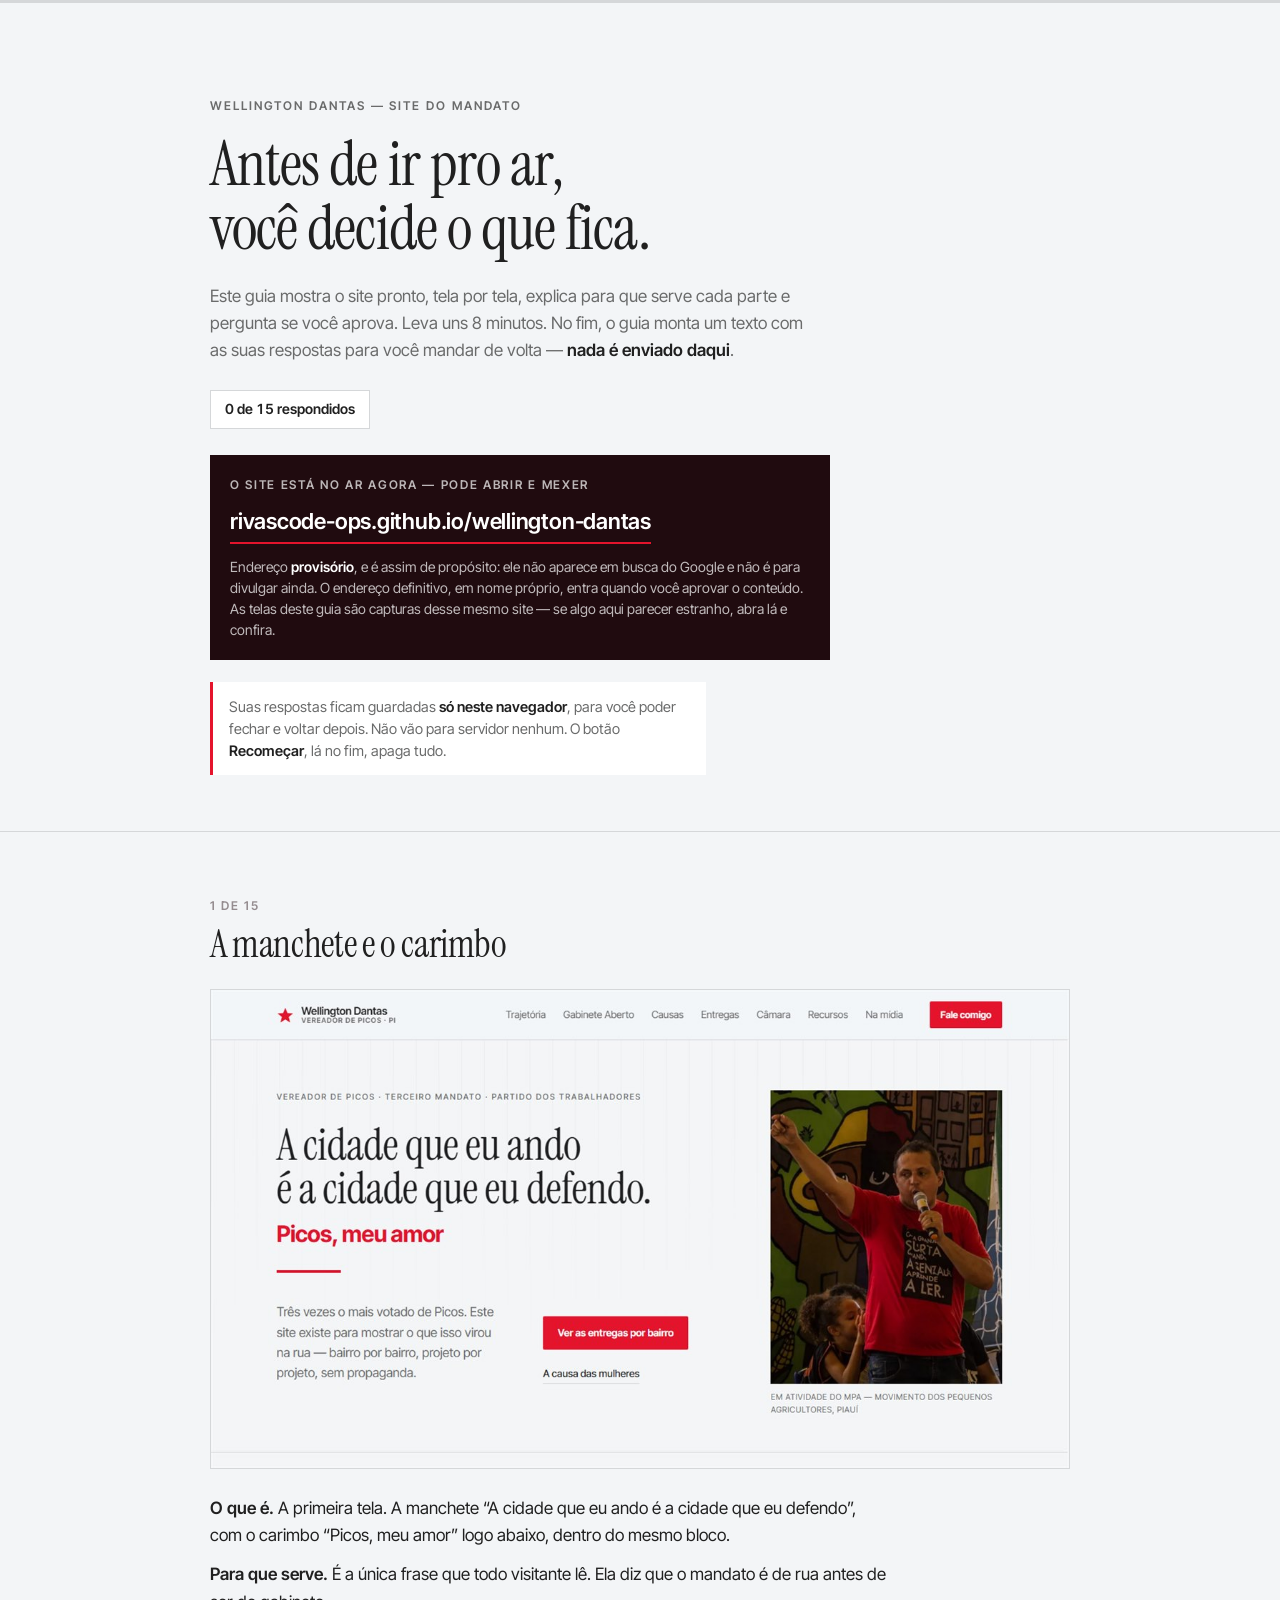
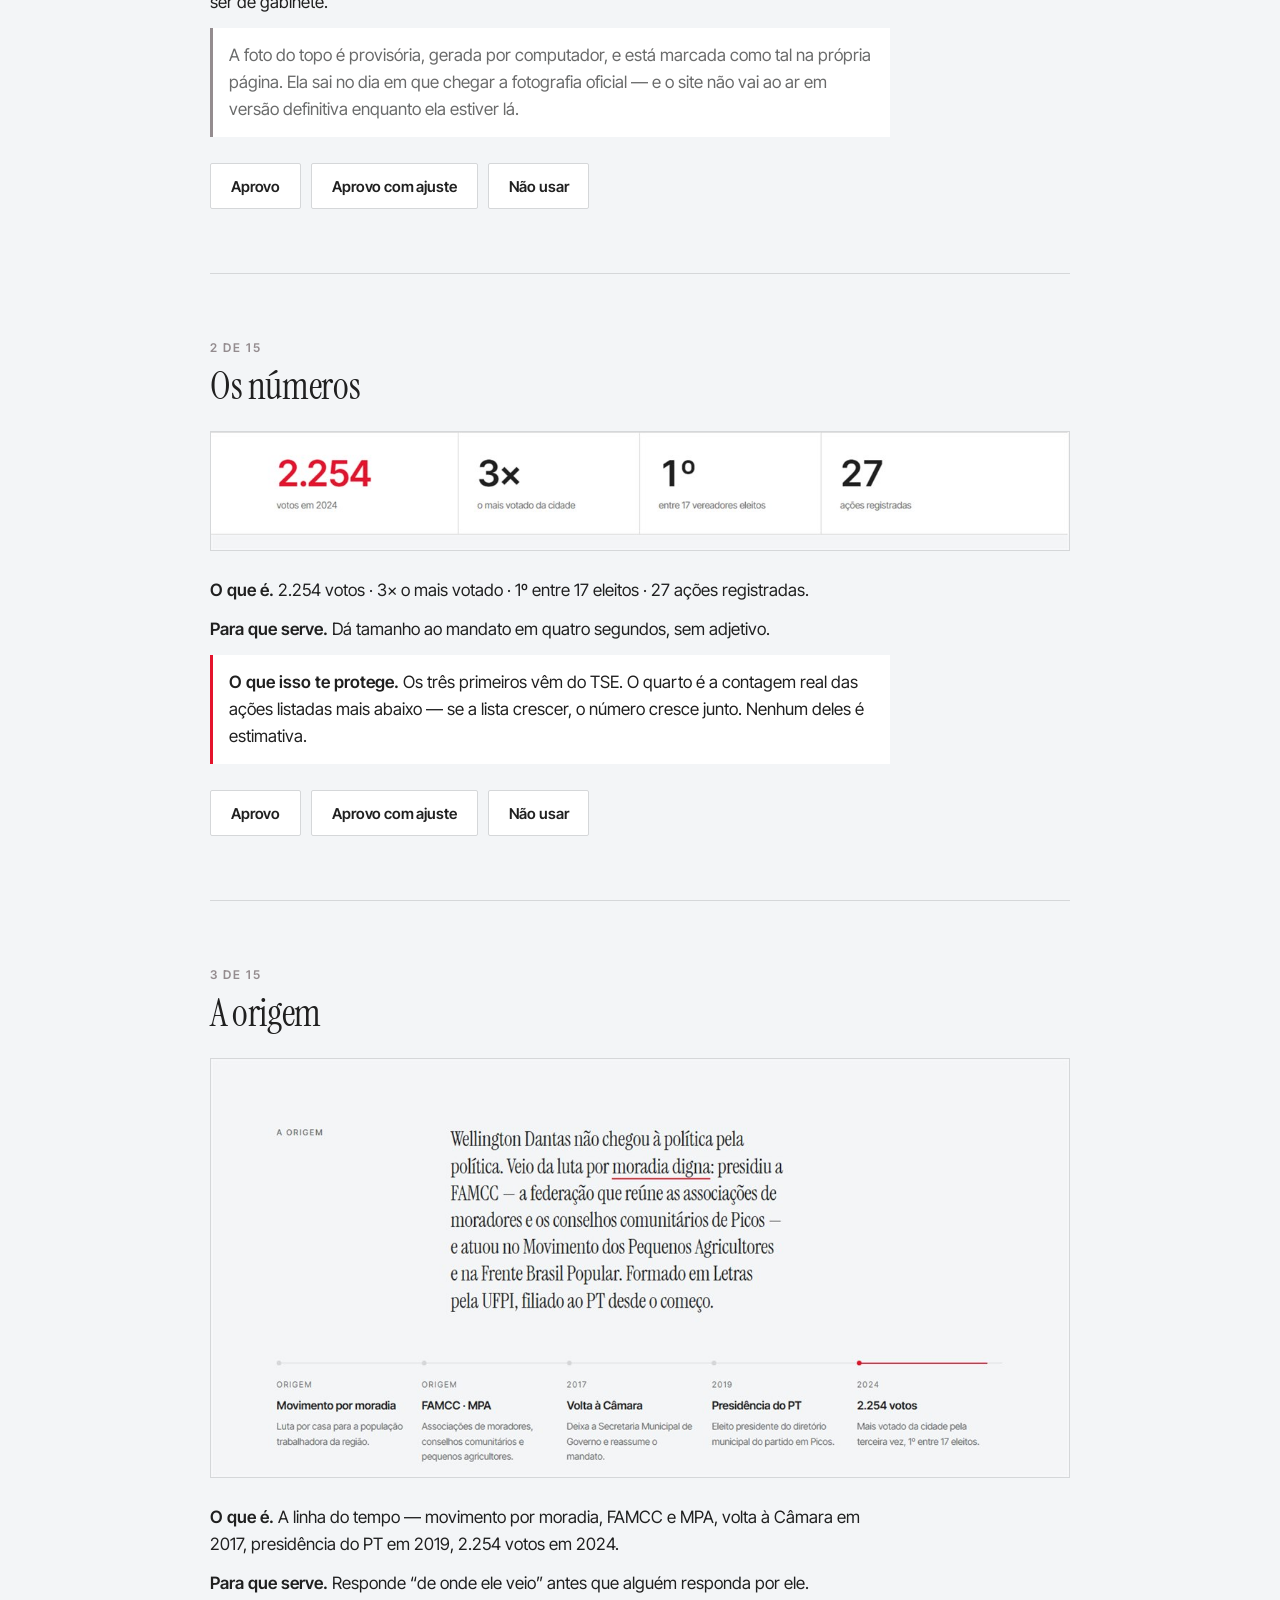
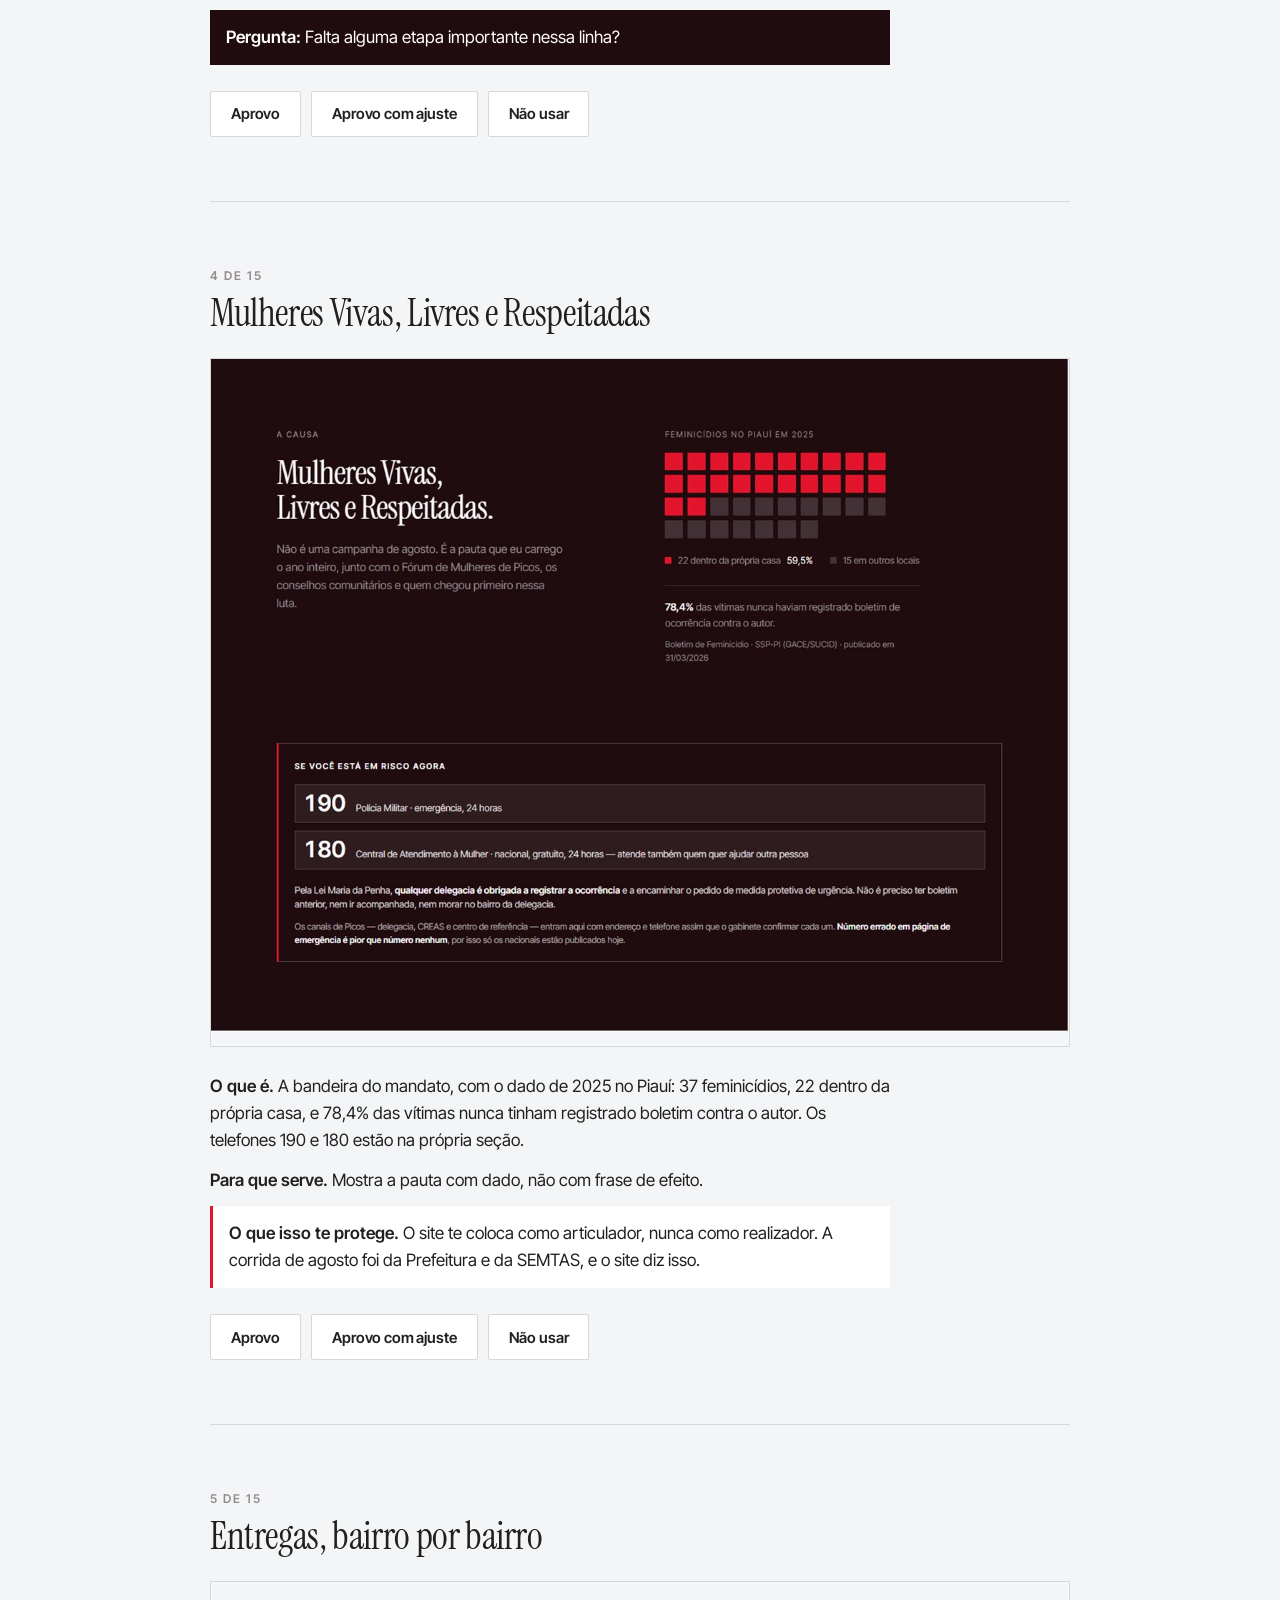
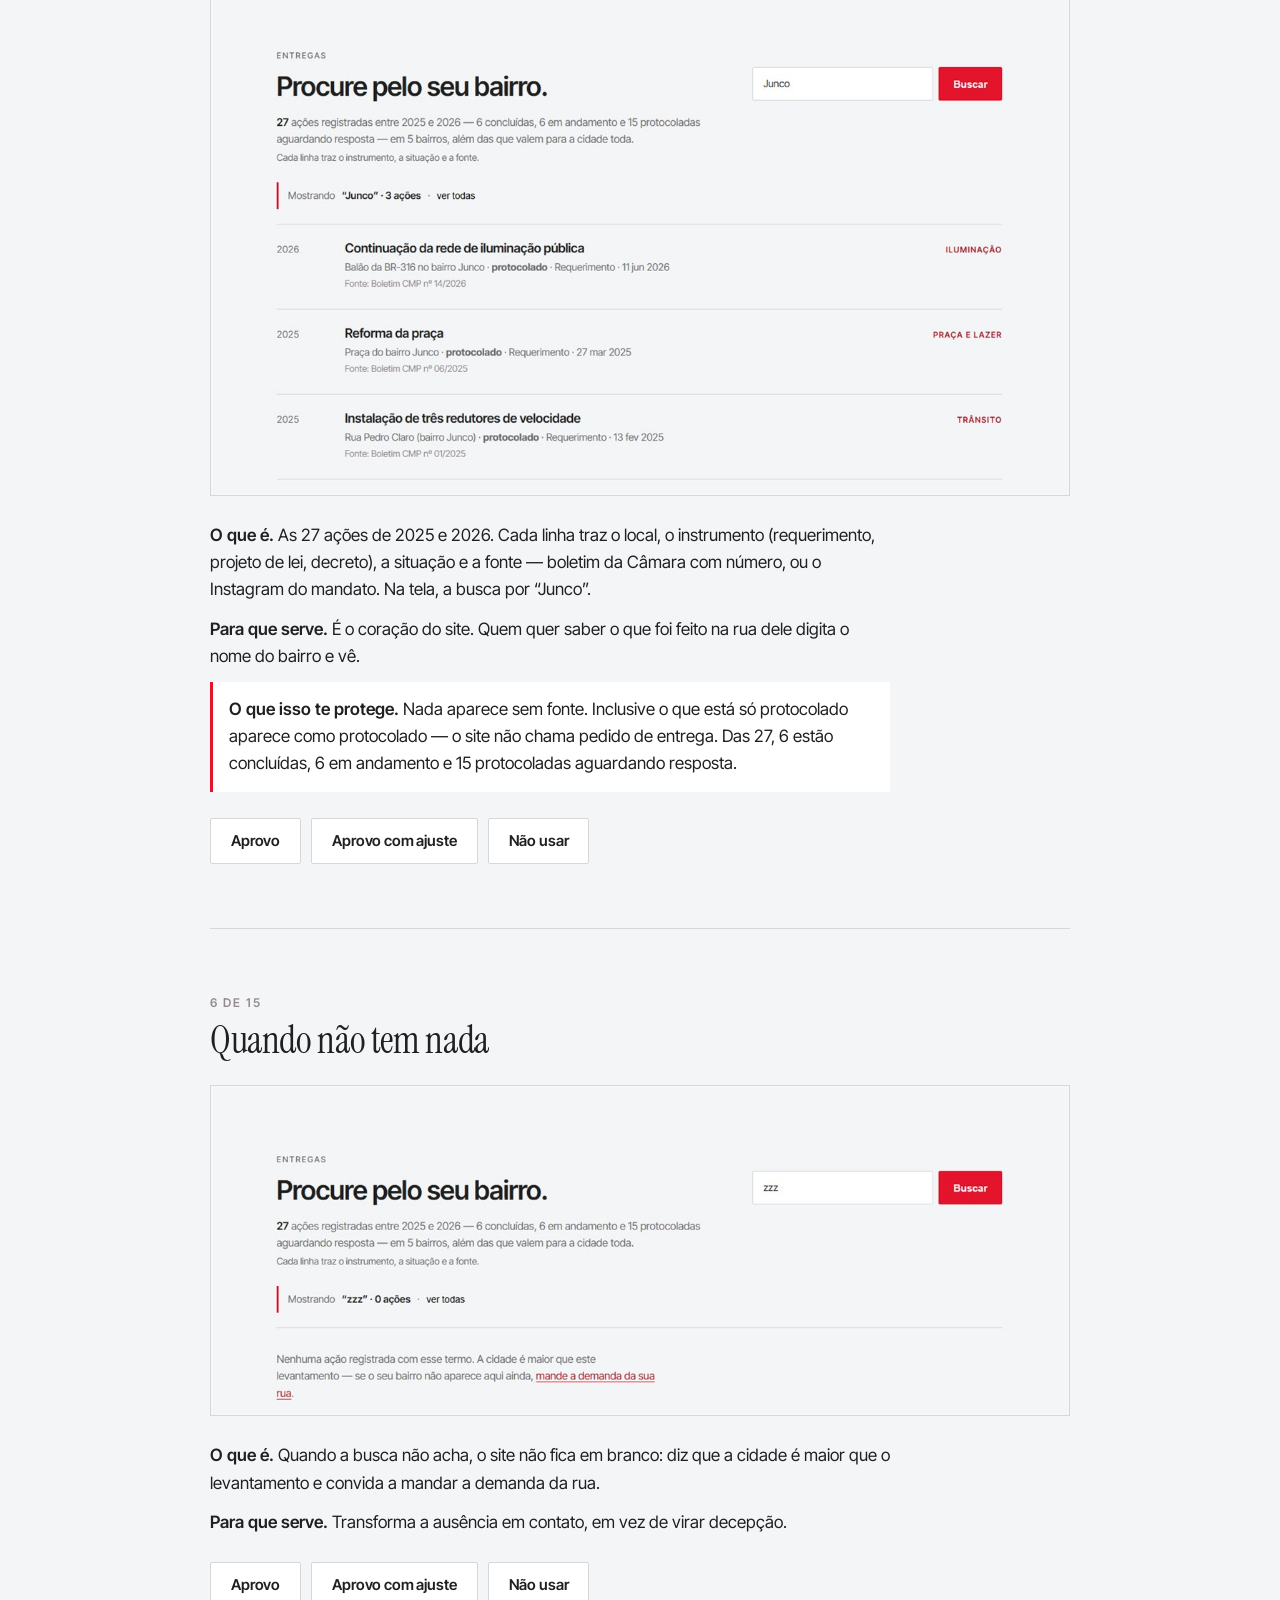
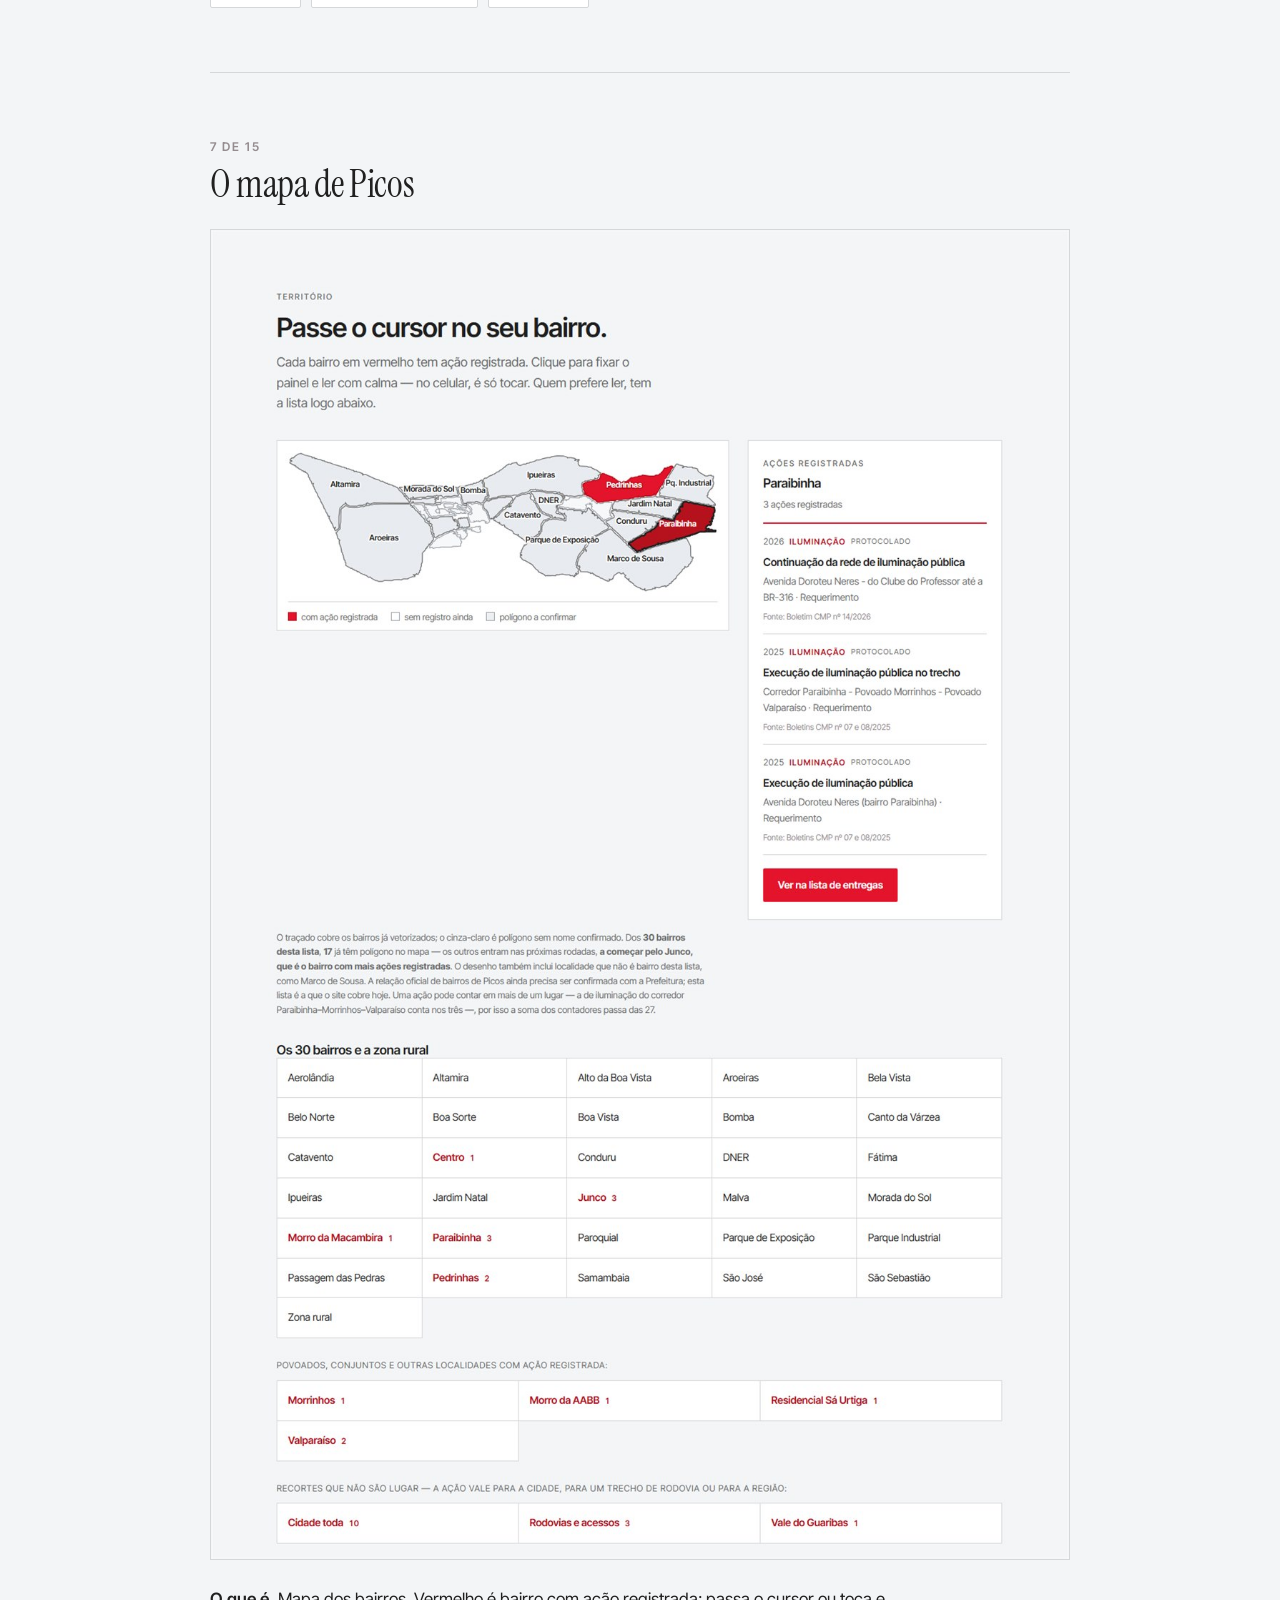
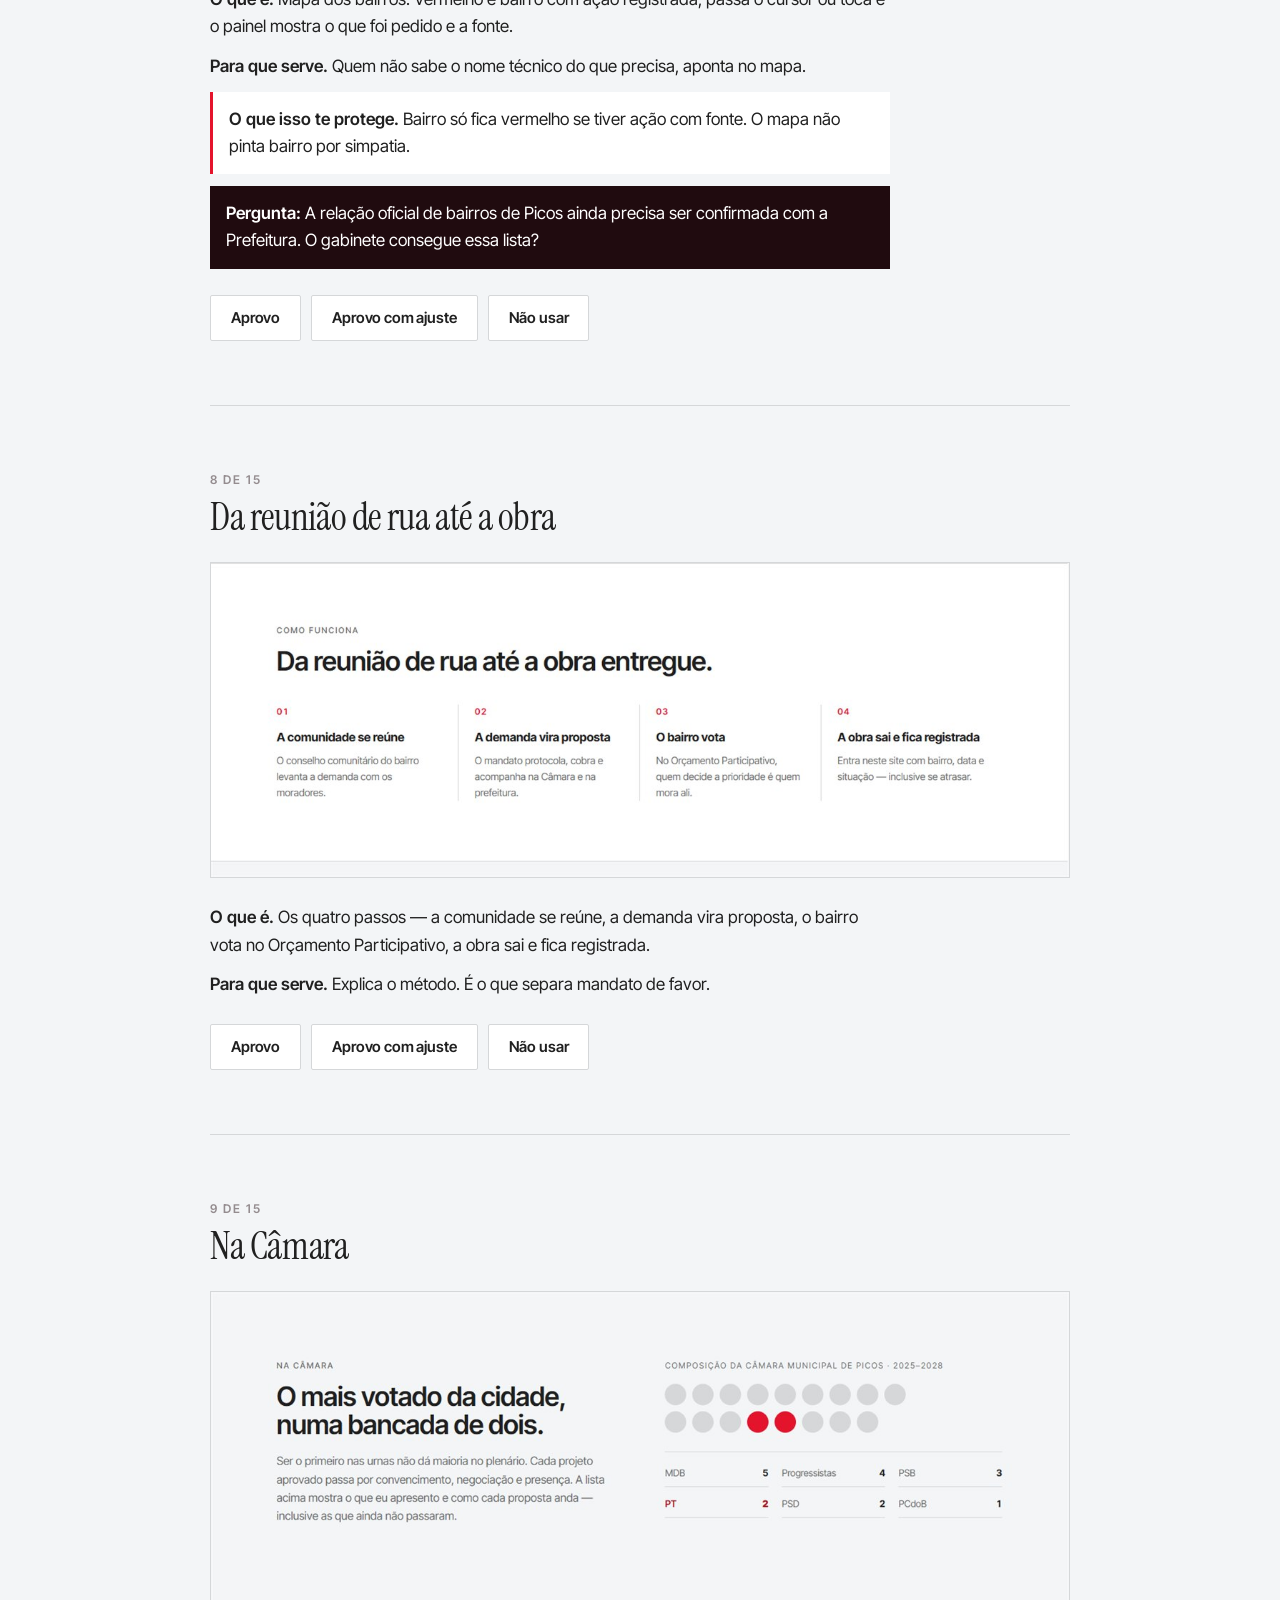
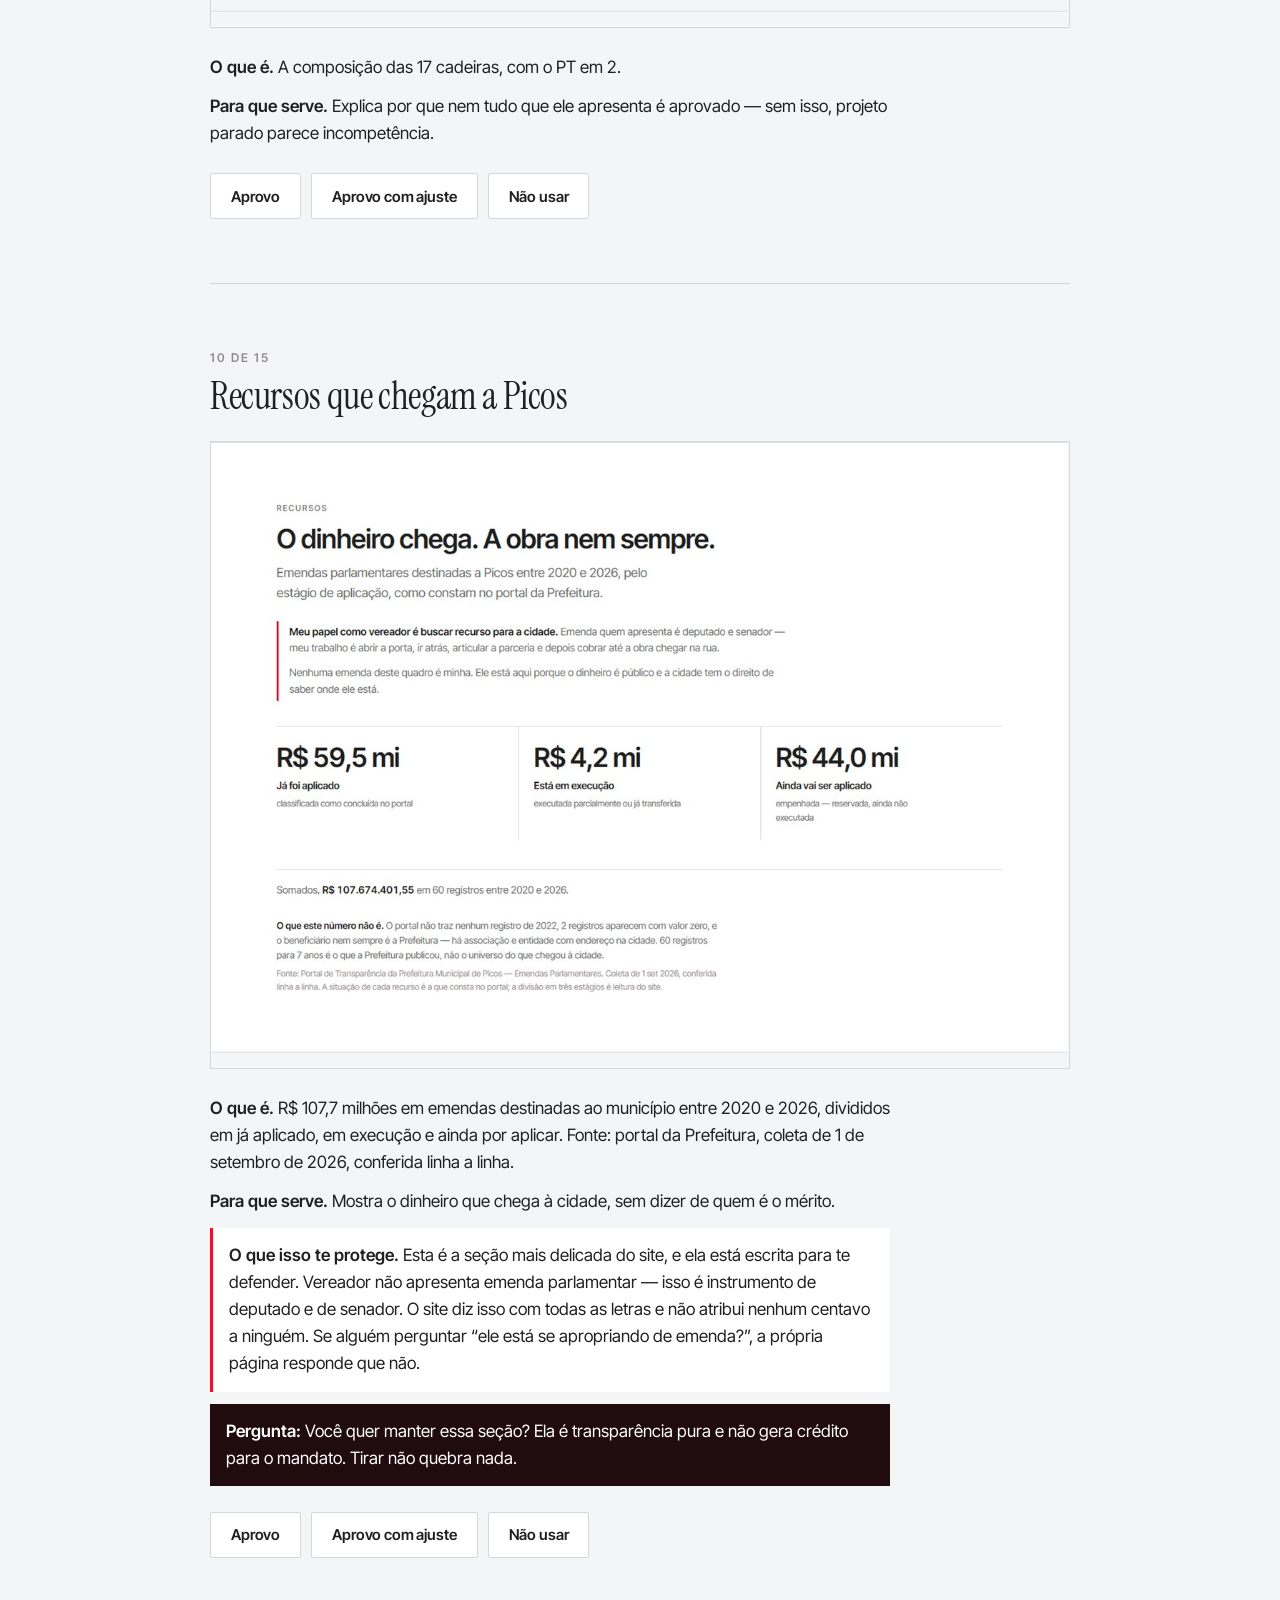
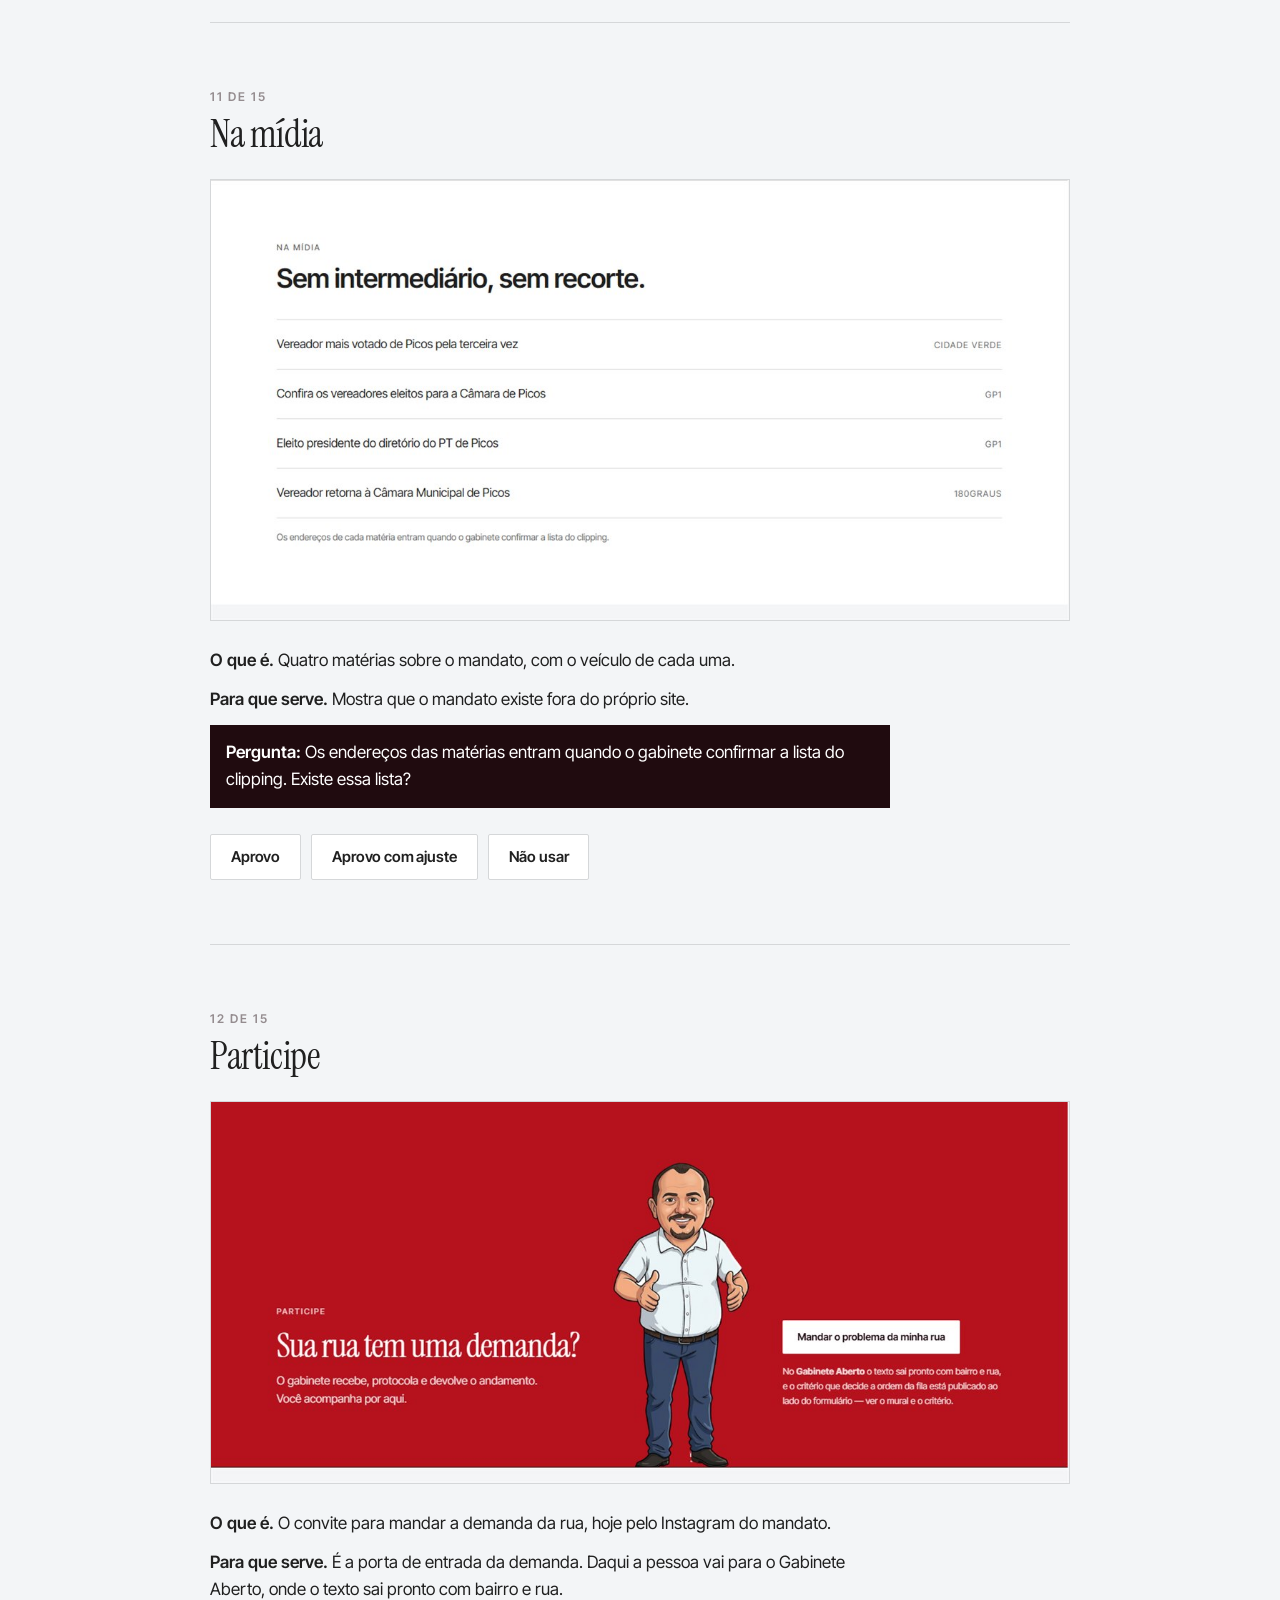
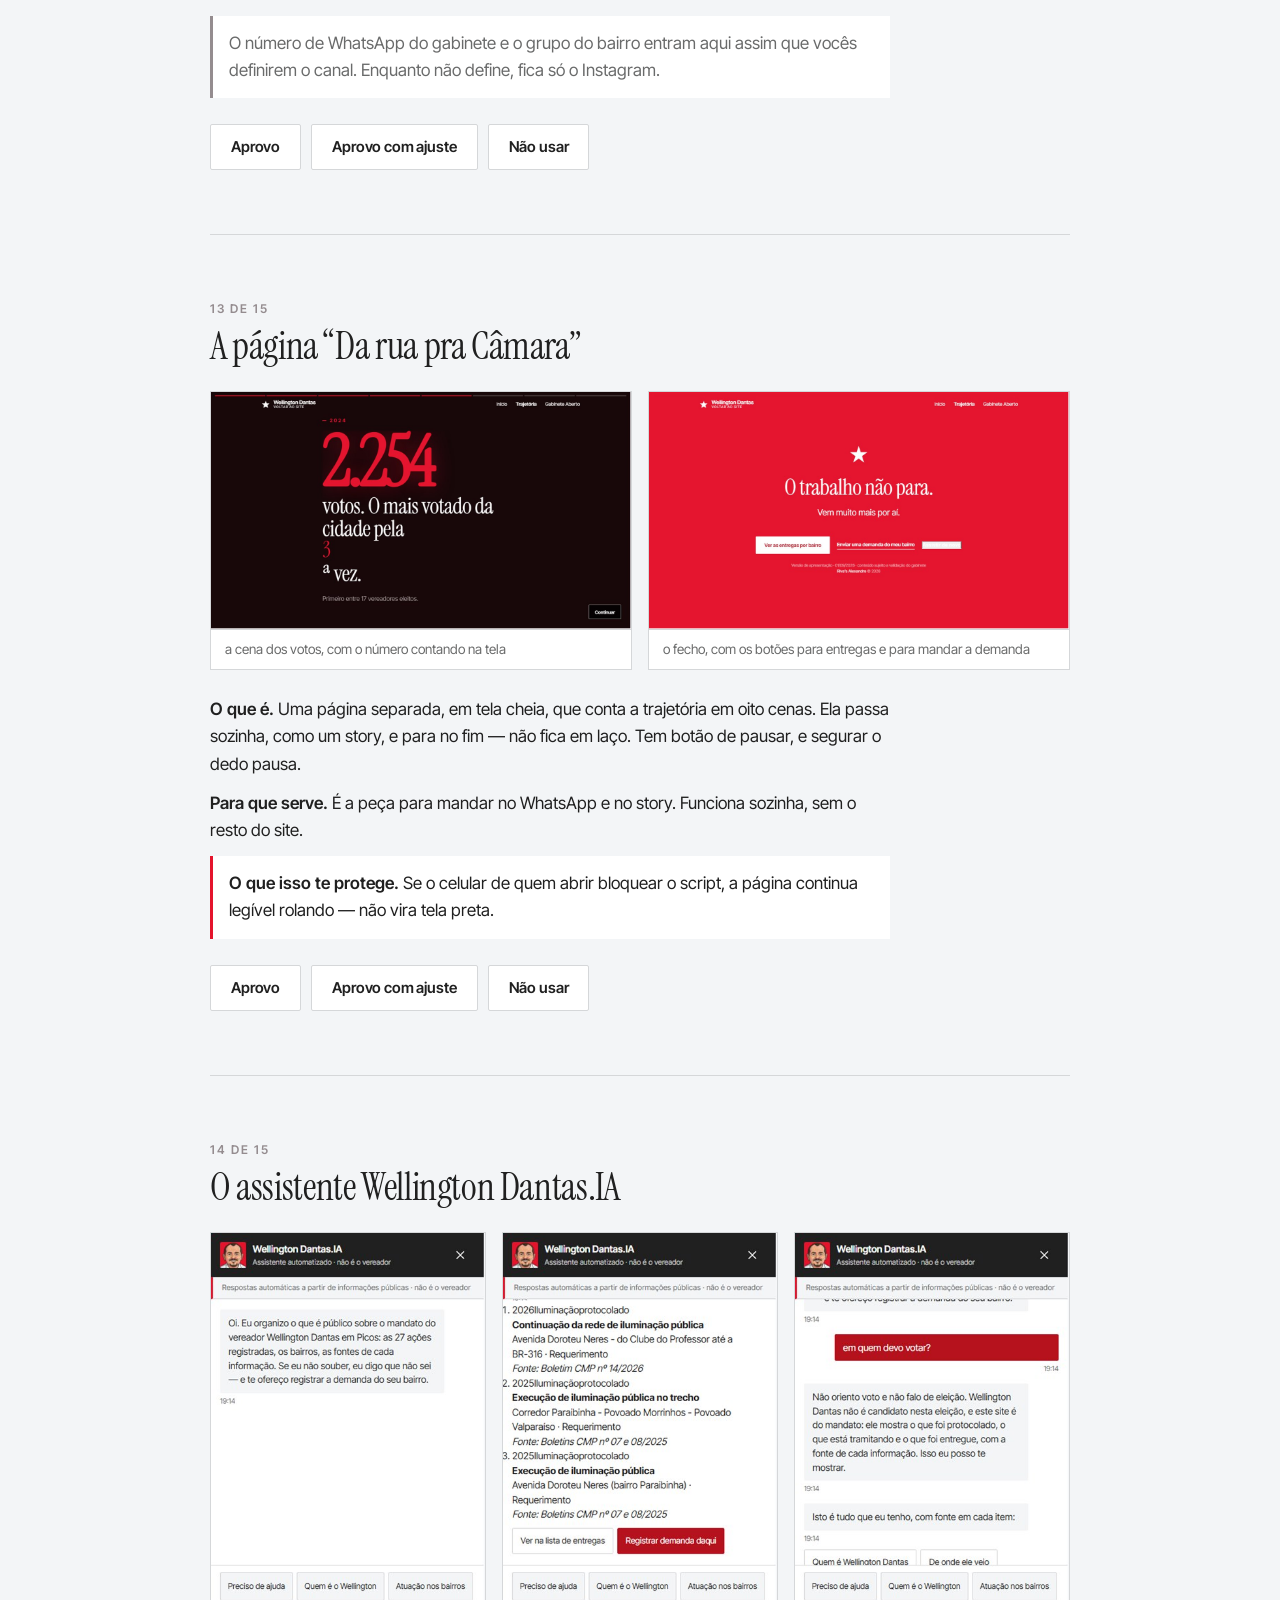
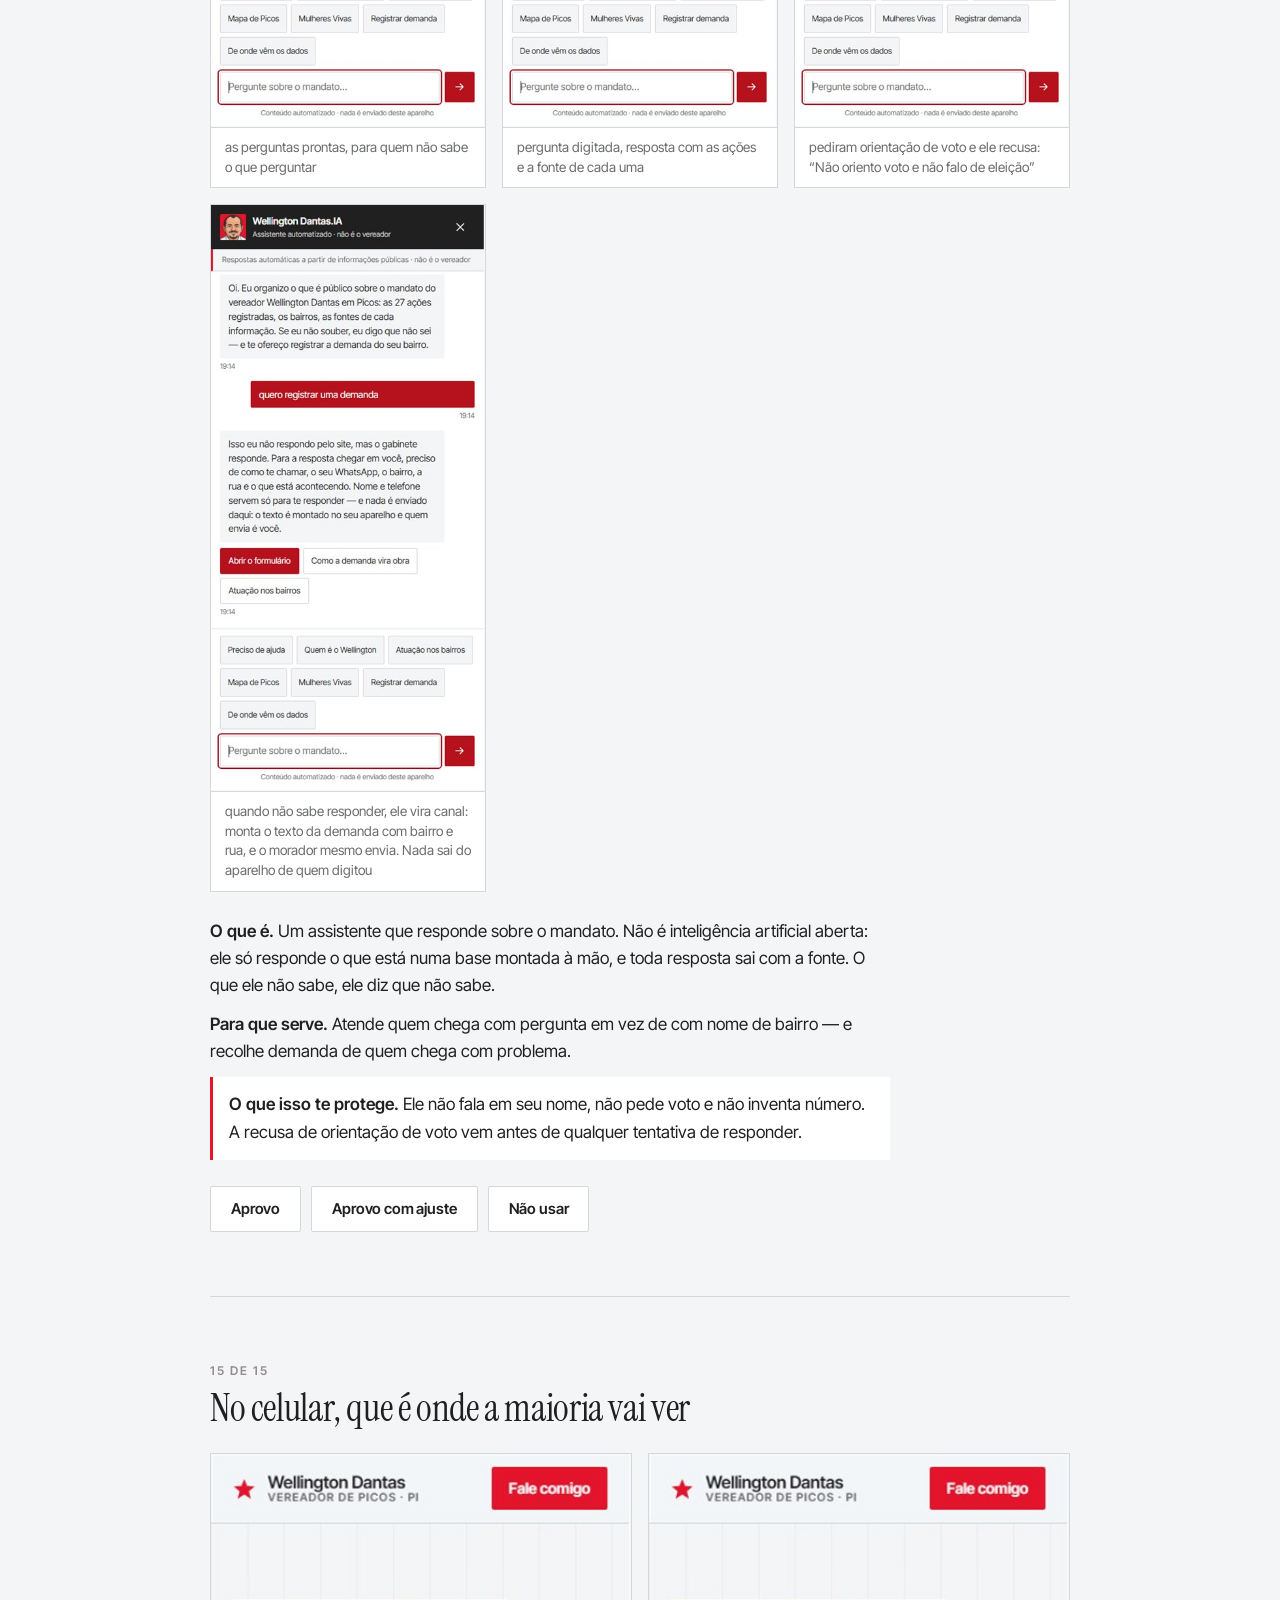
<file: apresentacao.html>
<!doctype html>
<html lang="pt-BR">
<head>
<meta charset="utf-8">
<meta name="viewport" content="width=device-width,initial-scale=1">
<title>Guia de aprovação — site do mandato de Wellington Dantas</title>
<meta name="robots" content="noindex,nofollow">
<meta name="theme-color" content="#F3F5F7">
<link rel="icon" href="img/selo.svg" type="image/svg+xml">
<link rel="stylesheet" href="css/fontes.css">
<link rel="stylesheet" href="css/apresentacao.css?v=d63f30aa">
</head>
<body>

<div class="prog" aria-hidden="true"><div class="prog__f" id="prog-f"></div></div>

<main>

<header class="capa">
  <div class="wrap">
    <p class="olho">Wellington Dantas — site do mandato</p>
    <h1>Antes de ir pro ar,<br>você decide o que fica.</h1>
    <p class="capa__d">Este guia mostra o site pronto, tela por tela, explica para que serve cada parte e pergunta se você aprova. Leva uns 8 minutos. No fim, o guia monta um texto com as suas respostas para você mandar de volta — <b>nada é enviado daqui</b>.</p>
    <p class="capa__c" id="contador" aria-live="polite">0 de 15 respondidos</p>

    <div class="acesso">
      <p class="acesso__r">O site está no ar agora — pode abrir e mexer</p>
      <p><a class="acesso__l" href="https://rivascode-ops.github.io/wellington-dantas/" rel="noopener" target="_blank">rivascode-ops.github.io/wellington-dantas</a></p>
      <p class="acesso__n">Endereço <b>provisório</b>, e é assim de propósito: ele não aparece em busca do Google e não é para divulgar ainda. O endereço definitivo, em nome próprio, entra quando você aprovar o conteúdo. As telas deste guia são capturas desse mesmo site — se algo aqui parecer estranho, abra lá e confira.</p>
    </div>

    <p class="capa__g">Suas respostas ficam guardadas <b>só neste navegador</b>, para você poder fechar e voltar depois. Não vão para servidor nenhum. O botão <b>Recomeçar</b>, lá no fim, apaga tudo.</p>
  </div>
</header>

<div class="wrap">
    <article class="cartao" id="c-manchete" data-item="manchete">
      <header class="cartao__cab">
        <p class="cartao__n">1 de 15</p>
        <h2>A manchete e o carimbo</h2>
      </header>
      <div class="cartao__telas">
        <figure class="tela">
          <img src="img/apresentacao/01-hero.jpg" alt="Topo do site: a manchete “A cidade que eu ando é a cidade que eu defendo”, o carimbo “Picos, meu amor” em vermelho e a foto de Wellington Dantas ao microfone" width="1200" height="669" loading="lazy" decoding="async">
          
        </figure>
      </div>
      <div class="cartao__tx">
        <p><b>O que é.</b> A primeira tela. A manchete “A cidade que eu ando é a cidade que eu defendo”, com o carimbo “Picos, meu amor” logo abaixo, dentro do mesmo bloco.</p>
        <p><b>Para que serve.</b> É a única frase que todo visitante lê. Ela diz que o mandato é de rua antes de ser de gabinete.</p>
        
        <p class="aviso">A foto do topo é provisória, gerada por computador, e está marcada como tal na própria página. Ela sai no dia em que chegar a fotografia oficial — e o site não vai ao ar em versão definitiva enquanto ela estiver lá.</p>
        
      </div>
      <div class="voto" role="group" aria-label="Sua resposta sobre A manchete e o carimbo">
        <button type="button" class="voto__b" data-v="aprovo">Aprovo</button>
        <button type="button" class="voto__b" data-v="ajuste">Aprovo com ajuste</button>
        <button type="button" class="voto__b" data-v="nao">Não usar</button>
        <label class="voto__obs" hidden>
          <span>O que mudar:</span>
          <textarea rows="3" data-obs placeholder="Escreva aqui. Vai junto no texto do retorno."></textarea>
        </label>
      </div>
    </article>
    <article class="cartao" id="c-numeros" data-item="numeros">
      <header class="cartao__cab">
        <p class="cartao__n">2 de 15</p>
        <h2>Os números</h2>
      </header>
      <div class="cartao__telas">
        <figure class="tela">
          <img src="img/apresentacao/02-numeros.jpg" alt="Faixa com quatro números: 2.254 votos em 2024, 3× o mais votado da cidade, 1º entre 17 vereadores eleitos, 27 ações registradas" width="1200" height="165" loading="lazy" decoding="async">
          
        </figure>
      </div>
      <div class="cartao__tx">
        <p><b>O que é.</b> 2.254 votos · 3× o mais votado · 1º entre 17 eleitos · 27 ações registradas.</p>
        <p><b>Para que serve.</b> Dá tamanho ao mandato em quatro segundos, sem adjetivo.</p>
        <p class="prot"><b>O que isso te protege.</b> Os três primeiros vêm do TSE. O quarto é a contagem real das ações listadas mais abaixo — se a lista crescer, o número cresce junto. Nenhum deles é estimativa.</p>
        
        
      </div>
      <div class="voto" role="group" aria-label="Sua resposta sobre Os números">
        <button type="button" class="voto__b" data-v="aprovo">Aprovo</button>
        <button type="button" class="voto__b" data-v="ajuste">Aprovo com ajuste</button>
        <button type="button" class="voto__b" data-v="nao">Não usar</button>
        <label class="voto__obs" hidden>
          <span>O que mudar:</span>
          <textarea rows="3" data-obs placeholder="Escreva aqui. Vai junto no texto do retorno."></textarea>
        </label>
      </div>
    </article>
    <article class="cartao" id="c-origem" data-item="origem">
      <header class="cartao__cab">
        <p class="cartao__n">3 de 15</p>
        <h2>A origem</h2>
      </header>
      <div class="cartao__telas">
        <figure class="tela">
          <img src="img/apresentacao/03-origem.jpg" alt="Seção “Origem” com a linha do tempo: movimento por moradia, FAMCC e MPA, volta à Câmara em 2017, presidência do PT em 2019 e 2.254 votos em 2024" width="1200" height="585" loading="lazy" decoding="async">
          
        </figure>
      </div>
      <div class="cartao__tx">
        <p><b>O que é.</b> A linha do tempo — movimento por moradia, FAMCC e MPA, volta à Câmara em 2017, presidência do PT em 2019, 2.254 votos em 2024.</p>
        <p><b>Para que serve.</b> Responde “de onde ele veio” antes que alguém responda por ele.</p>
        
        
        <p class="perg"><b>Pergunta:</b> Falta alguma etapa importante nessa linha?</p>
      </div>
      <div class="voto" role="group" aria-label="Sua resposta sobre A origem">
        <button type="button" class="voto__b" data-v="aprovo">Aprovo</button>
        <button type="button" class="voto__b" data-v="ajuste">Aprovo com ajuste</button>
        <button type="button" class="voto__b" data-v="nao">Não usar</button>
        <label class="voto__obs" hidden>
          <span>O que mudar — e a resposta da pergunta acima:</span>
          <textarea rows="3" data-obs placeholder="Escreva aqui. Vai junto no texto do retorno."></textarea>
        </label>
      </div>
    </article>
    <article class="cartao" id="c-mulheres" data-item="mulheres">
      <header class="cartao__cab">
        <p class="cartao__n">4 de 15</p>
        <h2>Mulheres Vivas, Livres e Respeitadas</h2>
      </header>
      <div class="cartao__telas">
        <figure class="tela">
          <img src="img/apresentacao/04-bandeira.jpg" alt="Seção da bandeira do mandato, em fundo escuro, com o dado de feminicídios no Piauí em 2025 e os telefones 190 e 180" width="1200" height="961" loading="lazy" decoding="async">
          
        </figure>
      </div>
      <div class="cartao__tx">
        <p><b>O que é.</b> A bandeira do mandato, com o dado de 2025 no Piauí: 37 feminicídios, 22 dentro da própria casa, e 78,4% das vítimas nunca tinham registrado boletim contra o autor. Os telefones 190 e 180 estão na própria seção.</p>
        <p><b>Para que serve.</b> Mostra a pauta com dado, não com frase de efeito.</p>
        <p class="prot"><b>O que isso te protege.</b> O site te coloca como articulador, nunca como realizador. A corrida de agosto foi da Prefeitura e da SEMTAS, e o site diz isso.</p>
        
        
      </div>
      <div class="voto" role="group" aria-label="Sua resposta sobre Mulheres Vivas, Livres e Respeitadas">
        <button type="button" class="voto__b" data-v="aprovo">Aprovo</button>
        <button type="button" class="voto__b" data-v="ajuste">Aprovo com ajuste</button>
        <button type="button" class="voto__b" data-v="nao">Não usar</button>
        <label class="voto__obs" hidden>
          <span>O que mudar:</span>
          <textarea rows="3" data-obs placeholder="Escreva aqui. Vai junto no texto do retorno."></textarea>
        </label>
      </div>
    </article>
    <article class="cartao" id="c-entregas" data-item="entregas">
      <header class="cartao__cab">
        <p class="cartao__n">5 de 15</p>
        <h2>Entregas, bairro por bairro</h2>
      </header>
      <div class="cartao__telas">
        <figure class="tela">
          <img src="img/apresentacao/05-entregas.jpg" alt="Seção de entregas com a busca preenchida com “Junco” e as três ações registradas naquele bairro, cada uma com instrumento, situação e fonte" width="1200" height="717" loading="lazy" decoding="async">
          
        </figure>
      </div>
      <div class="cartao__tx">
        <p><b>O que é.</b> As 27 ações de 2025 e 2026. Cada linha traz o local, o instrumento (requerimento, projeto de lei, decreto), a situação e a fonte — boletim da Câmara com número, ou o Instagram do mandato. Na tela, a busca por “Junco”.</p>
        <p><b>Para que serve.</b> É o coração do site. Quem quer saber o que foi feito na rua dele digita o nome do bairro e vê.</p>
        <p class="prot"><b>O que isso te protege.</b> Nada aparece sem fonte. Inclusive o que está só protocolado aparece como protocolado — o site não chama pedido de entrega. Das 27, 6 estão concluídas, 6 em andamento e 15 protocoladas aguardando resposta.</p>
        
        
      </div>
      <div class="voto" role="group" aria-label="Sua resposta sobre Entregas, bairro por bairro">
        <button type="button" class="voto__b" data-v="aprovo">Aprovo</button>
        <button type="button" class="voto__b" data-v="ajuste">Aprovo com ajuste</button>
        <button type="button" class="voto__b" data-v="nao">Não usar</button>
        <label class="voto__obs" hidden>
          <span>O que mudar:</span>
          <textarea rows="3" data-obs placeholder="Escreva aqui. Vai junto no texto do retorno."></textarea>
        </label>
      </div>
    </article>
    <article class="cartao" id="c-vazio" data-item="vazio">
      <header class="cartao__cab">
        <p class="cartao__n">6 de 15</p>
        <h2>Quando não tem nada</h2>
      </header>
      <div class="cartao__telas">
        <figure class="tela">
          <img src="img/apresentacao/06-entregas-vazio.jpg" alt="A mesma seção com uma busca sem resultado, mostrando o texto que convida a mandar a demanda da rua em vez de deixar a tela em branco" width="1200" height="461" loading="lazy" decoding="async">
          
        </figure>
      </div>
      <div class="cartao__tx">
        <p><b>O que é.</b> Quando a busca não acha, o site não fica em branco: diz que a cidade é maior que o levantamento e convida a mandar a demanda da rua.</p>
        <p><b>Para que serve.</b> Transforma a ausência em contato, em vez de virar decepção.</p>
        
        
        
      </div>
      <div class="voto" role="group" aria-label="Sua resposta sobre Quando não tem nada">
        <button type="button" class="voto__b" data-v="aprovo">Aprovo</button>
        <button type="button" class="voto__b" data-v="ajuste">Aprovo com ajuste</button>
        <button type="button" class="voto__b" data-v="nao">Não usar</button>
        <label class="voto__obs" hidden>
          <span>O que mudar:</span>
          <textarea rows="3" data-obs placeholder="Escreva aqui. Vai junto no texto do retorno."></textarea>
        </label>
      </div>
    </article>
    <article class="cartao" id="c-mapa" data-item="mapa">
      <header class="cartao__cab">
        <p class="cartao__n">7 de 15</p>
        <h2>O mapa de Picos</h2>
      </header>
      <div class="cartao__telas">
        <figure class="tela">
          <img src="img/apresentacao/07-mapa.jpg" alt="Mapa dos bairros de Picos, com os bairros que têm ação registrada em vermelho e o painel lateral aberto mostrando o que foi pedido e a fonte" width="1200" height="1859" loading="lazy" decoding="async">
          
        </figure>
      </div>
      <div class="cartao__tx">
        <p><b>O que é.</b> Mapa dos bairros. Vermelho é bairro com ação registrada; passa o cursor ou toca e o painel mostra o que foi pedido e a fonte.</p>
        <p><b>Para que serve.</b> Quem não sabe o nome técnico do que precisa, aponta no mapa.</p>
        <p class="prot"><b>O que isso te protege.</b> Bairro só fica vermelho se tiver ação com fonte. O mapa não pinta bairro por simpatia.</p>
        
        <p class="perg"><b>Pergunta:</b> A relação oficial de bairros de Picos ainda precisa ser confirmada com a Prefeitura. O gabinete consegue essa lista?</p>
      </div>
      <div class="voto" role="group" aria-label="Sua resposta sobre O mapa de Picos">
        <button type="button" class="voto__b" data-v="aprovo">Aprovo</button>
        <button type="button" class="voto__b" data-v="ajuste">Aprovo com ajuste</button>
        <button type="button" class="voto__b" data-v="nao">Não usar</button>
        <label class="voto__obs" hidden>
          <span>O que mudar — e a resposta da pergunta acima:</span>
          <textarea rows="3" data-obs placeholder="Escreva aqui. Vai junto no texto do retorno."></textarea>
        </label>
      </div>
    </article>
    <article class="cartao" id="c-metodo" data-item="metodo">
      <header class="cartao__cab">
        <p class="cartao__n">8 de 15</p>
        <h2>Da reunião de rua até a obra</h2>
      </header>
      <div class="cartao__telas">
        <figure class="tela">
          <img src="img/apresentacao/08-como-funciona.jpg" alt="Seção “Como funciona” com os quatro passos: a comunidade se reúne, a demanda vira proposta, o bairro vota no Orçamento Participativo, a obra sai e fica registrada" width="1200" height="440" loading="lazy" decoding="async">
          
        </figure>
      </div>
      <div class="cartao__tx">
        <p><b>O que é.</b> Os quatro passos — a comunidade se reúne, a demanda vira proposta, o bairro vota no Orçamento Participativo, a obra sai e fica registrada.</p>
        <p><b>Para que serve.</b> Explica o método. É o que separa mandato de favor.</p>
        
        
        
      </div>
      <div class="voto" role="group" aria-label="Sua resposta sobre Da reunião de rua até a obra">
        <button type="button" class="voto__b" data-v="aprovo">Aprovo</button>
        <button type="button" class="voto__b" data-v="ajuste">Aprovo com ajuste</button>
        <button type="button" class="voto__b" data-v="nao">Não usar</button>
        <label class="voto__obs" hidden>
          <span>O que mudar:</span>
          <textarea rows="3" data-obs placeholder="Escreva aqui. Vai junto no texto do retorno."></textarea>
        </label>
      </div>
    </article>
    <article class="cartao" id="c-camara" data-item="camara">
      <header class="cartao__cab">
        <p class="cartao__n">9 de 15</p>
        <h2>Na Câmara</h2>
      </header>
      <div class="cartao__telas">
        <figure class="tela">
          <img src="img/apresentacao/09-camara.jpg" alt="Seção sobre a Câmara Municipal de Picos, com a composição das 17 cadeiras e o PT em duas" width="1200" height="468" loading="lazy" decoding="async">
          
        </figure>
      </div>
      <div class="cartao__tx">
        <p><b>O que é.</b> A composição das 17 cadeiras, com o PT em 2.</p>
        <p><b>Para que serve.</b> Explica por que nem tudo que ele apresenta é aprovado — sem isso, projeto parado parece incompetência.</p>
        
        
        
      </div>
      <div class="voto" role="group" aria-label="Sua resposta sobre Na Câmara">
        <button type="button" class="voto__b" data-v="aprovo">Aprovo</button>
        <button type="button" class="voto__b" data-v="ajuste">Aprovo com ajuste</button>
        <button type="button" class="voto__b" data-v="nao">Não usar</button>
        <label class="voto__obs" hidden>
          <span>O que mudar:</span>
          <textarea rows="3" data-obs placeholder="Escreva aqui. Vai junto no texto do retorno."></textarea>
        </label>
      </div>
    </article>
    <article class="cartao" id="c-recursos" data-item="recursos">
      <header class="cartao__cab">
        <p class="cartao__n">10 de 15</p>
        <h2>Recursos que chegam a Picos</h2>
      </header>
      <div class="cartao__telas">
        <figure class="tela">
          <img src="img/apresentacao/10-recursos.jpg" alt="Seção de recursos, com R$ 107,7 milhões em emendas destinadas ao município divididos em já aplicado, em execução e ainda por aplicar, e a nota “O que este número não é”" width="1200" height="876" loading="lazy" decoding="async">
          
        </figure>
      </div>
      <div class="cartao__tx">
        <p><b>O que é.</b> R$ 107,7 milhões em emendas destinadas ao município entre 2020 e 2026, divididos em já aplicado, em execução e ainda por aplicar. Fonte: portal da Prefeitura, coleta de 1 de setembro de 2026, conferida linha a linha.</p>
        <p><b>Para que serve.</b> Mostra o dinheiro que chega à cidade, sem dizer de quem é o mérito.</p>
        <p class="prot"><b>O que isso te protege.</b> Esta é a seção mais delicada do site, e ela está escrita para te defender. Vereador não apresenta emenda parlamentar — isso é instrumento de deputado e de senador. O site diz isso com todas as letras e não atribui nenhum centavo a ninguém. Se alguém perguntar “ele está se apropriando de emenda?”, a própria página responde que não.</p>
        
        <p class="perg"><b>Pergunta:</b> Você quer manter essa seção? Ela é transparência pura e não gera crédito para o mandato. Tirar não quebra nada.</p>
      </div>
      <div class="voto" role="group" aria-label="Sua resposta sobre Recursos que chegam a Picos">
        <button type="button" class="voto__b" data-v="aprovo">Aprovo</button>
        <button type="button" class="voto__b" data-v="ajuste">Aprovo com ajuste</button>
        <button type="button" class="voto__b" data-v="nao">Não usar</button>
        <label class="voto__obs" hidden>
          <span>O que mudar — e a resposta da pergunta acima:</span>
          <textarea rows="3" data-obs placeholder="Escreva aqui. Vai junto no texto do retorno."></textarea>
        </label>
      </div>
    </article>
    <article class="cartao" id="c-midia" data-item="midia">
      <header class="cartao__cab">
        <p class="cartao__n">11 de 15</p>
        <h2>Na mídia</h2>
      </header>
      <div class="cartao__telas">
        <figure class="tela">
          <img src="img/apresentacao/11-midia.jpg" alt="Seção “Na mídia” com quatro matérias sobre o mandato e os veículos que as publicaram" width="1200" height="615" loading="lazy" decoding="async">
          
        </figure>
      </div>
      <div class="cartao__tx">
        <p><b>O que é.</b> Quatro matérias sobre o mandato, com o veículo de cada uma.</p>
        <p><b>Para que serve.</b> Mostra que o mandato existe fora do próprio site.</p>
        
        
        <p class="perg"><b>Pergunta:</b> Os endereços das matérias entram quando o gabinete confirmar a lista do clipping. Existe essa lista?</p>
      </div>
      <div class="voto" role="group" aria-label="Sua resposta sobre Na mídia">
        <button type="button" class="voto__b" data-v="aprovo">Aprovo</button>
        <button type="button" class="voto__b" data-v="ajuste">Aprovo com ajuste</button>
        <button type="button" class="voto__b" data-v="nao">Não usar</button>
        <label class="voto__obs" hidden>
          <span>O que mudar — e a resposta da pergunta acima:</span>
          <textarea rows="3" data-obs placeholder="Escreva aqui. Vai junto no texto do retorno."></textarea>
        </label>
      </div>
    </article>
    <article class="cartao" id="c-participe" data-item="participe">
      <header class="cartao__cab">
        <p class="cartao__n">12 de 15</p>
        <h2>Participe</h2>
      </header>
      <div class="cartao__telas">
        <figure class="tela">
          <img src="img/apresentacao/12-participe.jpg" alt="Seção “Participe”, com o convite para mandar o problema da rua e o boneco do vereador ao lado" width="1200" height="533" loading="lazy" decoding="async">
          
        </figure>
      </div>
      <div class="cartao__tx">
        <p><b>O que é.</b> O convite para mandar a demanda da rua, hoje pelo Instagram do mandato.</p>
        <p><b>Para que serve.</b> É a porta de entrada da demanda. Daqui a pessoa vai para o Gabinete Aberto, onde o texto sai pronto com bairro e rua.</p>
        
        <p class="aviso">O número de WhatsApp do gabinete e o grupo do bairro entram aqui assim que vocês definirem o canal. Enquanto não define, fica só o Instagram.</p>
        
      </div>
      <div class="voto" role="group" aria-label="Sua resposta sobre Participe">
        <button type="button" class="voto__b" data-v="aprovo">Aprovo</button>
        <button type="button" class="voto__b" data-v="ajuste">Aprovo com ajuste</button>
        <button type="button" class="voto__b" data-v="nao">Não usar</button>
        <label class="voto__obs" hidden>
          <span>O que mudar:</span>
          <textarea rows="3" data-obs placeholder="Escreva aqui. Vai junto no texto do retorno."></textarea>
        </label>
      </div>
    </article>
    <article class="cartao" id="c-trajetoria" data-item="trajetoria">
      <header class="cartao__cab">
        <p class="cartao__n">13 de 15</p>
        <h2>A página “Da rua pra Câmara”</h2>
      </header>
      <div class="cartao__telas cartao__telas--multi">
        <figure class="tela">
          <img src="img/apresentacao/13-trajetoria-votos.jpg" alt="Cena da trajetória mostrando 2.254 votos em 2024" width="1200" height="676" loading="lazy" decoding="async">
          <figcaption>a cena dos votos, com o número contando na tela</figcaption>
        </figure>
        <figure class="tela">
          <img src="img/apresentacao/14-trajetoria-fecho.jpg" alt="Cena de fecho da trajetória, em vermelho, com “O trabalho não para”" width="1200" height="676" loading="lazy" decoding="async">
          <figcaption>o fecho, com os botões para entregas e para mandar a demanda</figcaption>
        </figure>
      </div>
      <div class="cartao__tx">
        <p><b>O que é.</b> Uma página separada, em tela cheia, que conta a trajetória em oito cenas. Ela passa sozinha, como um story, e para no fim — não fica em laço. Tem botão de pausar, e segurar o dedo pausa.</p>
        <p><b>Para que serve.</b> É a peça para mandar no WhatsApp e no story. Funciona sozinha, sem o resto do site.</p>
        <p class="prot"><b>O que isso te protege.</b> Se o celular de quem abrir bloquear o script, a página continua legível rolando — não vira tela preta.</p>
        
        
      </div>
      <div class="voto" role="group" aria-label="Sua resposta sobre A página “Da rua pra Câmara”">
        <button type="button" class="voto__b" data-v="aprovo">Aprovo</button>
        <button type="button" class="voto__b" data-v="ajuste">Aprovo com ajuste</button>
        <button type="button" class="voto__b" data-v="nao">Não usar</button>
        <label class="voto__obs" hidden>
          <span>O que mudar:</span>
          <textarea rows="3" data-obs placeholder="Escreva aqui. Vai junto no texto do retorno."></textarea>
        </label>
      </div>
    </article>
    <article class="cartao" id="c-assistente" data-item="assistente">
      <header class="cartao__cab">
        <p class="cartao__n">14 de 15</p>
        <h2>O assistente Wellington Dantas.IA</h2>
      </header>
      <div class="cartao__telas cartao__telas--multi">
        <figure class="tela">
          <img src="img/apresentacao/15-ia-chips.jpg" alt="Assistente aberto no estado inicial, com as perguntas prontas em botões" width="420" height="758" loading="lazy" decoding="async">
          <figcaption>as perguntas prontas, para quem não sabe o que perguntar</figcaption>
        </figure>
        <figure class="tela">
          <img src="img/apresentacao/16-ia-bairro.jpg" alt="Resposta do assistente sobre o bairro Paraibinha, listando as ações e a fonte de cada uma" width="420" height="758" loading="lazy" decoding="async">
          <figcaption>pergunta digitada, resposta com as ações e a fonte de cada uma</figcaption>
        </figure>
        <figure class="tela">
          <img src="img/apresentacao/17-ia-voto.jpg" alt="Assistente recusando pergunta sobre orientação de voto" width="420" height="758" loading="lazy" decoding="async">
          <figcaption>pediram orientação de voto e ele recusa: “Não oriento voto e não falo de eleição”</figcaption>
        </figure>
        <figure class="tela">
          <img src="img/apresentacao/18-ia-demanda.jpg" alt="Assistente montando o texto de uma demanda com bairro e rua" width="420" height="898" loading="lazy" decoding="async">
          <figcaption>quando não sabe responder, ele vira canal: monta o texto da demanda com bairro e rua, e o morador mesmo envia. Nada sai do aparelho de quem digitou</figcaption>
        </figure>
      </div>
      <div class="cartao__tx">
        <p><b>O que é.</b> Um assistente que responde sobre o mandato. Não é inteligência artificial aberta: ele só responde o que está numa base montada à mão, e toda resposta sai com a fonte. O que ele não sabe, ele diz que não sabe.</p>
        <p><b>Para que serve.</b> Atende quem chega com pergunta em vez de com nome de bairro — e recolhe demanda de quem chega com problema.</p>
        <p class="prot"><b>O que isso te protege.</b> Ele não fala em seu nome, não pede voto e não inventa número. A recusa de orientação de voto vem antes de qualquer tentativa de responder.</p>
        
        
      </div>
      <div class="voto" role="group" aria-label="Sua resposta sobre O assistente Wellington Dantas.IA">
        <button type="button" class="voto__b" data-v="aprovo">Aprovo</button>
        <button type="button" class="voto__b" data-v="ajuste">Aprovo com ajuste</button>
        <button type="button" class="voto__b" data-v="nao">Não usar</button>
        <label class="voto__obs" hidden>
          <span>O que mudar:</span>
          <textarea rows="3" data-obs placeholder="Escreva aqui. Vai junto no texto do retorno."></textarea>
        </label>
      </div>
    </article>
    <article class="cartao" id="c-celular" data-item="celular">
      <header class="cartao__cab">
        <p class="cartao__n">15 de 15</p>
        <h2>No celular, que é onde a maioria vai ver</h2>
      </header>
      <div class="cartao__telas cartao__telas--multi">
        <figure class="tela">
          <img src="img/apresentacao/19-mobile-home.jpg" alt="O topo do site num celular de 390 pixels de largura, com o menu em duas linhas e a foto acima da manchete" width="390" height="842" loading="lazy" decoding="async">
          <figcaption>o topo, com o menu completo à vista</figcaption>
        </figure>
        <figure class="tela">
          <img src="img/apresentacao/20-mobile-mapa.jpg" alt="O mapa dos bairros no mesmo celular, com o traçado e os bairros marcados" width="390" height="842" loading="lazy" decoding="async">
          <figcaption>o mapa dos bairros no mesmo aparelho</figcaption>
        </figure>
      </div>
      <div class="cartao__tx">
        <p><b>O que é.</b> O site inteiro em tela de celular. O menu não some, o mapa continua tocável e nada corta.</p>
        <p><b>Para que serve.</b> É a tela em que a maior parte das pessoas vai abrir o link que você mandar no WhatsApp.</p>
        <p class="prot"><b>O que isso te protege.</b> O menu de celular estava sumindo — a Trajetória e o Gabinete Aberto, que são páginas, ficavam inalcançáveis para quem entrava pelo telefone. Foi corrigido e virou regra automática: o site não publica se o menu sumir de novo.</p>
        
        
      </div>
      <div class="voto" role="group" aria-label="Sua resposta sobre No celular, que é onde a maioria vai ver">
        <button type="button" class="voto__b" data-v="aprovo">Aprovo</button>
        <button type="button" class="voto__b" data-v="ajuste">Aprovo com ajuste</button>
        <button type="button" class="voto__b" data-v="nao">Não usar</button>
        <label class="voto__obs" hidden>
          <span>O que mudar:</span>
          <textarea rows="3" data-obs placeholder="Escreva aqui. Vai junto no texto do retorno."></textarea>
        </label>
      </div>
    </article>

  <section class="stack">
    <h2>Por dentro: o que faz isso funcionar</h2>
    <p class="stack__d">Isto não é uma página bonita: é um sistema. Só que um sistema construído para <b>não ter peça que cobre, quebre ou dependa de terceiro</b> — e é por isso que ele custa zero hoje.</p>
    <table class="tab">
      <thead><tr><th>Peça</th><th>O que é</th><th>Custo</th></tr></thead>
      <tbody>
        <tr><th scope="row">Onde o site mora<span>GitHub Pages</span></th><td>Guarda o código, verifica antes de publicar e serve a página. Publicar é dar um comando; voltar atrás também.</td><td class="tab__v">undefined</td></tr>
        <tr><th scope="row">Como ele é construído<span>HTML, CSS e JavaScript escritos à mão</span></th><td>Sem framework, sem biblioteca, sem pacote de terceiro. 79 arquivos, 7.671 linhas, <b>zero dependência instalada</b> — nada que possa ser abandonado por quem mantém, invadido pela cadeia de suprimento ou passar a cobrar.</td><td class="tab__v">undefined</td></tr>
        <tr><th scope="row">De onde vem o conteúdo<span>Quatro planilhas no repositório</span></th><td>As 27 ações, os bairros, as emendas e o traçado do mapa. Editar a planilha pela web do GitHub publica o site em cerca de um minuto — sem painel, sem senha, sem banco.</td><td class="tab__v">undefined</td></tr>
        <tr><th scope="row">O que impede erro no ar<span>A régua de prova — 105 regras</span></th><td>Roda a cada publicação. Se qualquer regra reprovar, o site <b>não vai ao ar</b>: número sem fonte, promessa sem dono, link morto, imagem pesada, rastreador, emenda atribuída ao vereador. Cada regra nasceu de um defeito real.</td><td class="tab__v">undefined</td></tr>
        <tr><th scope="row">O assistente<span>Recuperação sobre base curada</span></th><td>Não é inteligência artificial aberta e não usa OpenAI, Google nem nenhuma API. São 17 registros escritos à mão e 22 termos de recusa. Responde instantaneamente e <b>funciona igual para uma pessoa ou para mil</b>.</td><td class="tab__v">undefined</td></tr>
        <tr><th scope="row">Quem visita<span>Nada é medido</span></th><td>Sem Analytics, sem pixel, sem cookie. O preço disso é não saber quantas pessoas entraram; o ganho é não precisar de política de privacidade nem de base legal para tratar dado de ninguém.</td><td class="tab__v">undefined</td></tr>
      </tbody>
    </table>
    <p class="stack__n"><b>O que isso te protege:</b> nenhuma dessas peças pode aumentar de preço, ser descontinuada ou vazar dado do seu eleitor, porque não há dado sendo guardado e não há serviço de terceiro sendo chamado. O dia em que o GitHub deixar de servir, o site inteiro cabe numa pasta e sobe em qualquer outro lugar em uma tarde.</p>
  </section>

  <section class="custo">
    <h2>As ferramentas, e quando cada uma entra</h2>
    <p class="custo__d">O site já funciona por inteiro <b>sem operar nada</b>. As ferramentas de sistema entram no dia em que o gabinete passar a receber e responder demanda — e a lista abaixo é o que cada momento exige, para vocês verem onde estão hoje e o que falta.</p>
    <div class="fase" data-fase="fase1">
      <div class="fase__cab">
        <h3>Já está funcionando</h3>
        <p class="fase__q">você pode abrir agora</p>
      </div>
      <table class="tab">
        <tbody>
          <tr><th scope="row">Repositório, verificação e publicação</th><td>GitHub e GitHub Actions</td></tr>
          <tr><th scope="row">Endereço provisório</th><td>rivascode-ops.github.io/wellington-dantas</td></tr>
          <tr><th scope="row">Conexão segura (cadeado no navegador)</th><td>certificado automático</td></tr>
          <tr><th scope="row">Geração do conteúdo a partir das planilhas</th><td>scripts próprios, em Node</td></tr>
          <tr><th scope="row">Captura das telas deste guia</th><td>script próprio — as imagens se refazem sozinhas quando o site muda</td></tr>
        </tbody>
      </table>
      <p class="fase__n">É o que você está vendo. O site já funciona por inteiro, com mapa, mural, assistente e página de trajetória.</p>
    </div>
    <div class="fase" data-fase="fase2">
      <div class="fase__cab">
        <h3>Entra quando o conteúdo for aprovado</h3>
        <p class="fase__q">para ir ao ar em nome próprio</p>
      </div>
      <table class="tab">
        <tbody>
          <tr><th scope="row">Domínio próprio</th><td>registro.br — o registrador oficial brasileiro</td></tr>
          <tr><th scope="row">E-mail no domínio</th><td>ex.: contato@wellingtondantas.com.br</td></tr>
          <tr><th scope="row">Cartão de compartilhamento</th><td>a imagem que aparece quando o link é colado no WhatsApp</td></tr>
          <tr><th scope="row">Tradução para Libras</th><td>ver o bloco de inclusão logo abaixo</td></tr>
        </tbody>
      </table>
      <p class="fase__n">Continua sem servidor rodando, sem banco e sem API sendo chamada — o site é um conjunto de arquivos, e é isso que o torna rápido e difícil de quebrar.</p>
    </div>
    <div class="fase" data-fase="fase3">
      <div class="fase__cab">
        <h3>Entra quando o gabinete for operar a fila</h3>
        <p class="fase__q">aí sim vira sistema de atendimento</p>
      </div>
      <table class="tab">
        <tbody>
          <tr><th scope="row">Banco de dados das demandas</th><td>para a fila existir de verdade, com protocolo e histórico</td></tr>
          <tr><th scope="row">Login e senha do gabinete</th><td>quem responde precisa se identificar</td></tr>
          <tr><th scope="row">Painel do gabinete</th><td>ver, responder e mudar a situação de cada demanda</td></tr>
          <tr><th scope="row">Canal de WhatsApp</th><td>três caminhos possíveis, logo abaixo</td></tr>
          <tr><th scope="row">Backup e prazo de guarda dos dados</th><td>obrigação legal a partir daqui</td></tr>
          <tr><th scope="row">Política de privacidade e canal de exclusão</th><td>LGPD — obrigatório assim que houver dado guardado</td></tr>
        </tbody>
      </table>
      <p class="fase__n">É aqui que o site passa a GUARDAR dado de cidadão — nome, telefone, endereço. Essa é a fronteira exata entre &quot;site&quot; e &quot;sistema&quot;, e é o que obriga política de privacidade de verdade. Antes disso não há o que proteger porque não há o que guardar.</p>
    </div>

    <h3 class="custo__h">O canal de WhatsApp: três caminhos</h3>
    <p class="custo__d">É a escolha que mais muda o trabalho do gabinete. Marque a que vocês querem — vai no texto do retorno.</p>
    <div class="cams" role="group" aria-label="Caminho do canal de WhatsApp">
      <article class="cam" data-caminho="0">
        <h4>A · Como está hoje — o morador envia</h4>
        <p class="cam__v">já funciona</p>
        <p>O site monta o texto com bairro, rua e contato, e a pessoa envia pelo WhatsApp comum do gabinete. Quem atende responde na mão, como já faz.</p>
        <p class="cam__b"><b>A favor:</b> Funciona amanhã, sem contratar nada. Nenhum dado de cidadão fica guardado em lugar nenhum.</p>
        <p class="cam__r"><b>Contra:</b> Não há fila nem protocolo real, e o "andamento" depende de alguém anotar. Quando o volume cresce, vira caderno.</p>
        <button type="button" class="cam__e">Escolher este</button>
      </article>
      <article class="cam" data-caminho="1">
        <h4>B · WhatsApp Business comum + painel do gabinete</h4>
        <p class="cam__v">o caminho recomendado</p>
        <p>O aplicativo gratuito do WhatsApp Business continua sendo o canal, e quem atende registra a demanda num painel simples. A fila passa a existir, com protocolo, situação e histórico.</p>
        <p class="cam__b"><b>A favor:</b> É onde o critério de prioridade publicado no site passa a ser cumprível e verificável — deixa de ser promessa e vira processo.</p>
        <p class="cam__r"><b>Contra:</b> Alguém do gabinete precisa passar a demanda para o painel. Não é automático.</p>
        <button type="button" class="cam__e">Escolher este</button>
      </article>
      <article class="cam" data-caminho="2">
        <h4>C · WhatsApp Business Platform — a API oficial da Meta</h4>
        <p class="cam__v">só com volume alto</p>
        <p>A demanda entra direto no sistema sem ninguém transcrever, e a resposta sai automática quando a situação muda.</p>
        <p class="cam__b"><b>A favor:</b> Automático de ponta a ponta. Aguenta volume alto sem contratar gente.</p>
        <p class="cam__r"><b>Contra:</b> Exige verificação de conta comercial, uma provedora intermediária e aprovação dos modelos de mensagem pela Meta, o que leva semanas. <b>Só compensa com volume alto</b> — e um gabinete de vereador começa com volume baixo.</p>
        <button type="button" class="cam__e">Escolher este</button>
      </article>
    </div>
    <p class="custo__rec"><b>O que eu recomendo:</b> começar no <b>A</b>, que já está pronto, e passar para o <b>B</b> quando o volume de demanda justificar um painel. O <b>C</b> só compensa com volume alto — e um gabinete de vereador começa com volume baixo.</p>
  </section>

  <section class="incl">
    <h2>Inclusão: quem mais precisa do gabinete é quem mais encontra porta fechada</h2>
    <p class="incl__d">Site de mandato que a pessoa com deficiência não consegue usar exclui exatamente quem depende mais do poder público. O que está na primeira lista <b>já funciona</b> — conferi item por item no código. O que está na segunda <b>ainda não existe</b>, e está separado de propósito: prometer aqui o que não está lá seria o mesmo erro que o site inteiro foi construído para não cometer.</p>

    <h3 class="incl__h">O que já funciona hoje</h3>
    <table class="tab">
      <tbody>
        <tr><th scope="row">Funciona com o JavaScript desligado</th><td>O conteúdo já vem escrito na página. Quem usa navegador antigo, conexão ruim ou leitor de tela recebe o texto inteiro, sem esperar.</td></tr>
        <tr><th scope="row">Leitor de tela</th><td>Toda imagem tem descrição escrita, os títulos seguem a hierarquia certa, e o resultado de cada filtro e busca é anunciado em voz — quem não enxerga sabe quantos itens sobraram.</td></tr>
        <tr><th scope="row">Navegação por teclado</th><td>Dá para usar o site inteiro sem mouse. Onde o foco está fica visível, e a primeira tecla de cada página pula direto para o conteúdo.</td></tr>
        <tr><th scope="row">Movimento reduzido</th><td>Quem tem enxaqueca, epilepsia fotossensível ou sensibilidade ao movimento — o que inclui muita pessoa autista — pode desligar animação no próprio aparelho, e o site obedece. A página da trajetória <b>entra pausada</b> e não avança sozinha.</td></tr>
        <tr><th scope="row">Nada toca sozinho com som</th><td>Sem áudio automático, sem vídeo em laço, sem pisca-pisca.</td></tr>
        <tr><th scope="row">Alvo de toque grande</th><td>Botões e links com no mínimo 44 pixels de altura, para quem tem tremor, pouca mobilidade fina ou dedo grosso.</td></tr>
        <tr><th scope="row">Contraste e tamanho</th><td>Texto escuro sobre fundo claro, sem cinza sobre cinza, e a página aumenta de tamanho junto com a configuração do celular.</td></tr>
        <tr><th scope="row">Linguagem simples</th><td>Frase curta, palavra do dia a dia, sem jargão de repartição. Serve a quem tem deficiência intelectual e a quem só está com pressa.</td></tr>
      </tbody>
    </table>

    <h3 class="incl__h">O que ainda não existe, e depende de decisão</h3>
    <div class="falta">
      <h4>Tradução para Libras</h4>
      <p>Um intérprete virtual no canto da tela traduz o texto da página para Língua Brasileira de Sinais. Existe uma ferramenta pública e gratuita do governo federal para isso, o <b>VLibras</b>, feita para ser instalada em sites públicos.</p>
      <p class="falta__p"><b>O que trava:</b> Ela carrega de um servidor do governo, e hoje o site não busca <b>nada</b> fora dele — é o que sustenta a frase "não usa cookie e não tem rastreador". Dá para hospedar a ferramenta no próprio site e manter a promessa, e é o que eu recomendo. Precisa da sua decisão porque muda uma regra que está travada.</p>
    </div>
    <div class="falta">
      <h4>Vídeo do mandato com legenda e janela de Libras</h4>
      <p>Todo vídeo publicado no mural sai com legenda embutida, e os principais com janela de intérprete.</p>
      <p class="falta__p"><b>O que trava:</b> Depende de o gabinete gravar os vídeos — não é código.</p>
    </div>
    <div class="falta">
      <h4>Versão em leitura fácil</h4>
      <p>Uma segunda versão das páginas principais, com frases ainda mais curtas e um conceito por parágrafo, para pessoas com deficiência intelectual.</p>
      <p class="falta__p"><b>O que trava:</b> É trabalho de escrita, não de programação. Entra se vocês quiserem.</p>
    </div>

    <div class="voto" role="group" aria-label="Sua resposta sobre a tradução em Libras" data-extra="libras" data-titulo="Tradução em Libras">
      <p class="incl__q"><b>Pergunta:</b> vocês querem a tradução em Libras no site?</p>
      <button type="button" class="voto__b" data-v="aprovo">Sim, quero</button>
      <button type="button" class="voto__b" data-v="ajuste">Quero, mas depois</button>
      <button type="button" class="voto__b" data-v="nao">Não usar</button>
      <label class="voto__obs" hidden>
        <span>Observação:</span>
        <textarea rows="3" data-obs placeholder="Escreva aqui. Vai junto no texto do retorno."></textarea>
      </label>
    </div>
  </section>

  <section class="naofaz">
    <h2>O que o site deliberadamente não faz</h2>
    <ul>
      <li>Não pede voto e não menciona eleição — você não é candidato agora, e o site respeita isso.</li>
      <li>Não atribui emenda parlamentar a você.</li>
      <li>Não publica número que não tenha fonte. Onde faltou dado, o site diz que faltou.</li>
      <li>Não usa cookie, não tem rastreador e não manda nada para Google, Meta ou qualquer outro. Quem visita não é seguido.</li>
      <li>Não chama de entrega o que ainda é pedido.</li>
    </ul>
    <p class="naofaz__n">Isto é informação, não escolha — não tem botão de aprovar.</p>
  </section>

  <section class="pend">
    <h2>O que ainda depende de vocês</h2>
    <p class="pend__d">São decisões que só o gabinete toma. Marque o que já tem resposta e escreva ao lado — vai junto no texto do retorno.</p>
    <div class="pend__i" data-pend="prazo">
      <label class="pend__c"><input type="checkbox"> <b>“O gabinete responde em até 5 dias úteis”</b></label>
      <p>Pode publicar essa frase? Sem o aval, ela sai do ar. Promessa publicada sem dono vira cobrança contra quem não a fez.</p>
      <label class="pend__r"><span class="sr">Pode publicar? Em quantos dias?</span>
        <input type="text" data-resp placeholder="Pode publicar? Em quantos dias?"></label>
    </div>
    <div class="pend__i" data-pend="protocolo">
      <label class="pend__c"><input type="checkbox"> <b>Código de acompanhamento</b></label>
      <p>Hoje o assistente entrega um código à pessoa, e ele vai na primeira linha do texto que ela envia. Para valer como protocolo de verdade, o gabinete precisa adotá-lo. Adota?</p>
      <label class="pend__r"><span class="sr">Quem registra o código, e onde?</span>
        <input type="text" data-resp placeholder="Quem registra o código, e onde?"></label>
    </div>
    <div class="pend__i" data-pend="canal">
      <label class="pend__c"><input type="checkbox"> <b>Canal oficial</b></label>
      <p>WhatsApp do gabinete: qual número, e quem atende?</p>
      <label class="pend__r"><span class="sr">Número e responsável</span>
        <input type="text" data-resp placeholder="Número e responsável"></label>
    </div>
    <div class="pend__i" data-pend="bairros">
      <label class="pend__c"><input type="checkbox"> <b>Lista oficial de bairros de Picos</b></label>
      <p>Para completar o mapa e parar de dizer que a lista ainda não está confirmada.</p>
      <label class="pend__r"><span class="sr">Quem no gabinete busca isso?</span>
        <input type="text" data-resp placeholder="Quem no gabinete busca isso?"></label>
    </div>
    <div class="pend__i" data-pend="clipping">
      <label class="pend__c"><input type="checkbox"> <b>Lista do clipping</b></label>
      <p>Endereços das matérias que já saíram sobre o mandato.</p>
      <label class="pend__r"><span class="sr">Existe a lista? Com quem?</span>
        <input type="text" data-resp placeholder="Existe a lista? Com quem?"></label>
    </div>
    <div class="pend__i" data-pend="foto">
      <label class="pend__c"><input type="checkbox"> <b>Fotografia oficial em alta</b></label>
      <p>Fotografia, e só fotografia. Enquanto não chega, o topo do site fica com uma imagem provisória marcada como tal — e a versão definitiva não vai ao ar.</p>
      <label class="pend__r"><span class="sr">Tem foto em estúdio? Quando?</span>
        <input type="text" data-resp placeholder="Tem foto em estúdio? Quando?"></label>
    </div>
    <div class="pend__i" data-pend="obras">
      <label class="pend__c"><input type="checkbox"> <b>Fotos das entregas concluídas</b></label>
      <p>O mural tem espaço para foto em cada registro e hoje está vazio. As 6 concluídas primeiro — entrega sem foto é entrega que ninguém vê.</p>
      <label class="pend__r"><span class="sr">Quem fotografa, e a partir de quando?</span>
        <input type="text" data-resp placeholder="Quem fotografa, e a partir de quando?"></label>
    </div>
    <div class="pend__i" data-pend="autorizacao">
      <label class="pend__c"><input type="checkbox"> <b>Autorização de uso das fotos</b></label>
      <p>A foto da tribuna e a foto da estrada precisam de autorização de quem fotografou.</p>
      <label class="pend__r"><span class="sr">De quem são, e há autorização?</span>
        <input type="text" data-resp placeholder="De quem são, e há autorização?"></label>
    </div>
  </section>

  <section class="fecho">
    <h2>Seu retorno</h2>
    <p>O guia monta o texto abaixo com tudo que você respondeu. Copie e mande de volta pelo WhatsApp — <b>nada sai deste aparelho sozinho</b>.</p>
    <button type="button" class="btn btn--g" id="montar">Montar meu retorno</button>
    <div id="saida" hidden>
      <textarea id="texto" rows="18" readonly aria-label="Texto do seu retorno"></textarea>
      <div class="fecho__ac">
        <button type="button" class="btn" id="copiar">Copiar o texto</button>
        <a class="btn btn--f" id="zap" href="https://wa.me/" rel="noopener" target="_blank">Abrir o WhatsApp</a>
      </div>
      <p class="fecho__n" id="copia-nota" hidden>Não consegui copiar sozinho — o texto acima já está selecionado, é só copiar na mão.</p>
    </div>
    <button type="button" class="lnk" id="recomecar">Recomeçar e apagar minhas respostas</button>
  </section>
</div>

</main>

<footer class="rod">
  <div class="wrap">
    <p>Guia de aprovação · versão de apresentação · 01/09/2026 · as telas são capturas do site real, não desenhos · conteúdo sujeito a validação do gabinete</p>
    <p><b>Riva&rsquo;s Alexandre</b> &copy; 2026<br>Todos os direitos reservados. Este guia e o site que ele apresenta não podem ser reaproveitados sem autorização.</p>
  </div>
</footer>

<script src="js/apresentacao.js?v=775502a3" defer></script>
</body>
</html>
</file>
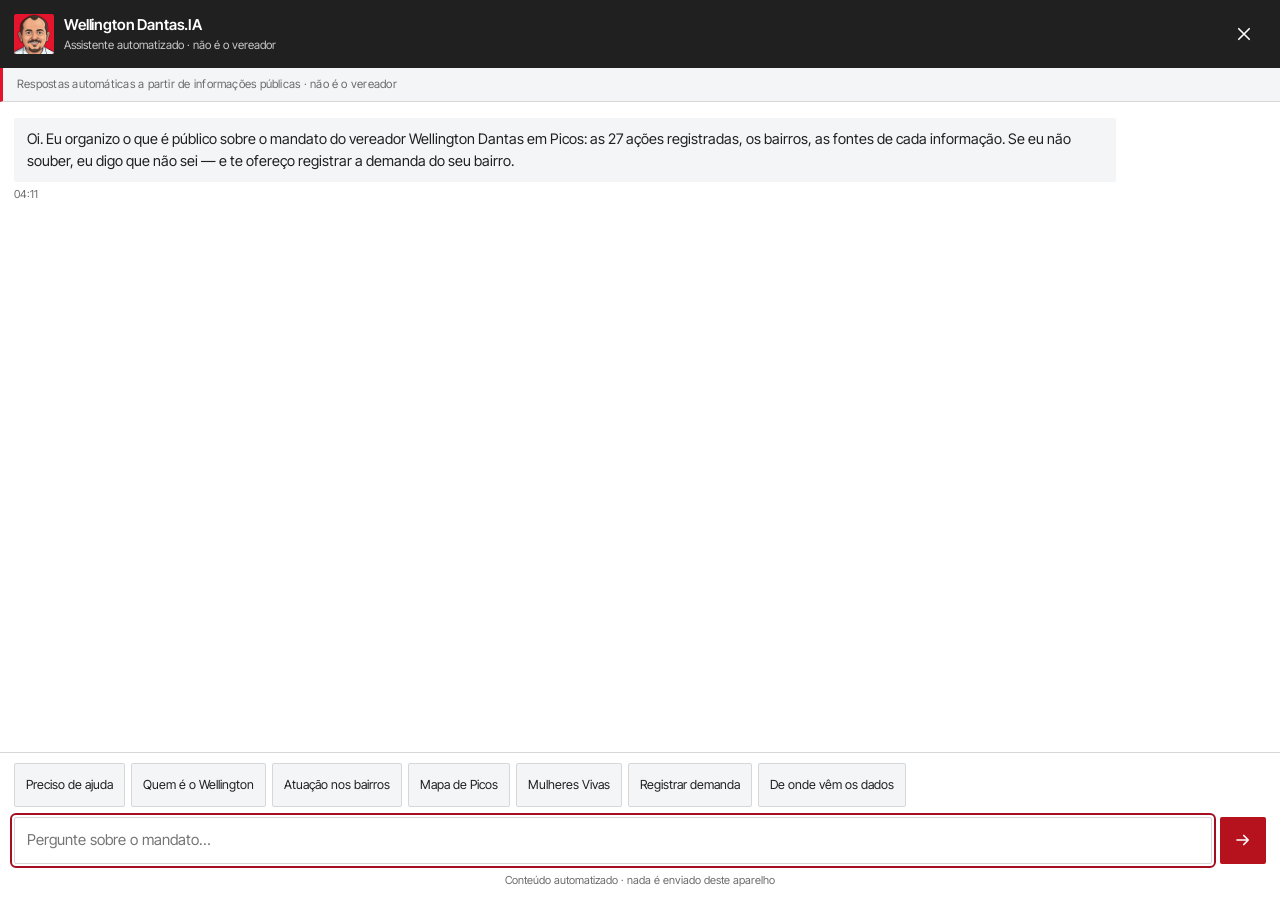
<file: assistente.html>
<!doctype html>
<html lang="pt-BR">
<head>
<meta charset="utf-8">
<meta name="viewport" content="width=device-width,initial-scale=1">
<title>Wellington Dantas.IA — assistente do mandato</title>
<meta name="robots" content="noindex,nofollow">
<link rel="stylesheet" href="css/fontes.css">
<link rel="stylesheet" href="css/assistente.css">
</head>
<body>

<header class="cab">
  <div class="cab__id">
    <img class="cab__selo" src="img/mascote-avatar.png" alt="" width="200" height="200">
    <div>
      <p class="cab__nome" id="bot-nome">Wellington Dantas.IA</p>
      <p class="cab__sub" id="bot-sub">Assistente automatizado · não é o vereador</p>
    </div>
  </div>
  <button type="button" class="cab__x" id="fechar" aria-label="Fechar o assistente">
    <svg viewBox="0 0 24 24" width="18" height="18" fill="none" stroke="currentColor" stroke-width="2.2" stroke-linecap="round" aria-hidden="true"><path d="M5 5l14 14M19 5L5 19"/></svg>
  </button>
</header>

<p class="aviso" id="aviso">Respostas automáticas a partir de informações públicas · não é o vereador</p>

<div class="log" id="log" role="log" aria-live="polite" aria-relevant="additions" aria-label="Conversa com o assistente"></div>
<div class="digitando" id="digitando" hidden aria-hidden="true"><span></span><span></span><span></span></div>

<div class="pe">
  <div class="chips" id="chips" role="group" aria-label="Perguntas frequentes"></div>
  <form class="campo" id="form" autocomplete="off">
    <label class="sr" for="pergunta">Escreva sua pergunta</label>
    <input type="text" id="pergunta" placeholder="Pergunte sobre o mandato…" maxlength="240">
    <button type="submit" id="enviar" aria-label="Enviar pergunta">
      <svg viewBox="0 0 24 24" width="18" height="18" fill="none" stroke="currentColor" stroke-width="2.2" stroke-linecap="round" stroke-linejoin="round" aria-hidden="true"><path d="M4 12h15M13 6l6 6-6 6"/></svg>
    </button>
  </form>
  <p class="rodape">Conteúdo automatizado · nada é enviado deste aparelho</p>
</div>

<script src="js/assistente-motor.js"></script>
<script src="js/assistente-ui.js"></script>
</body>
</html>
</file>
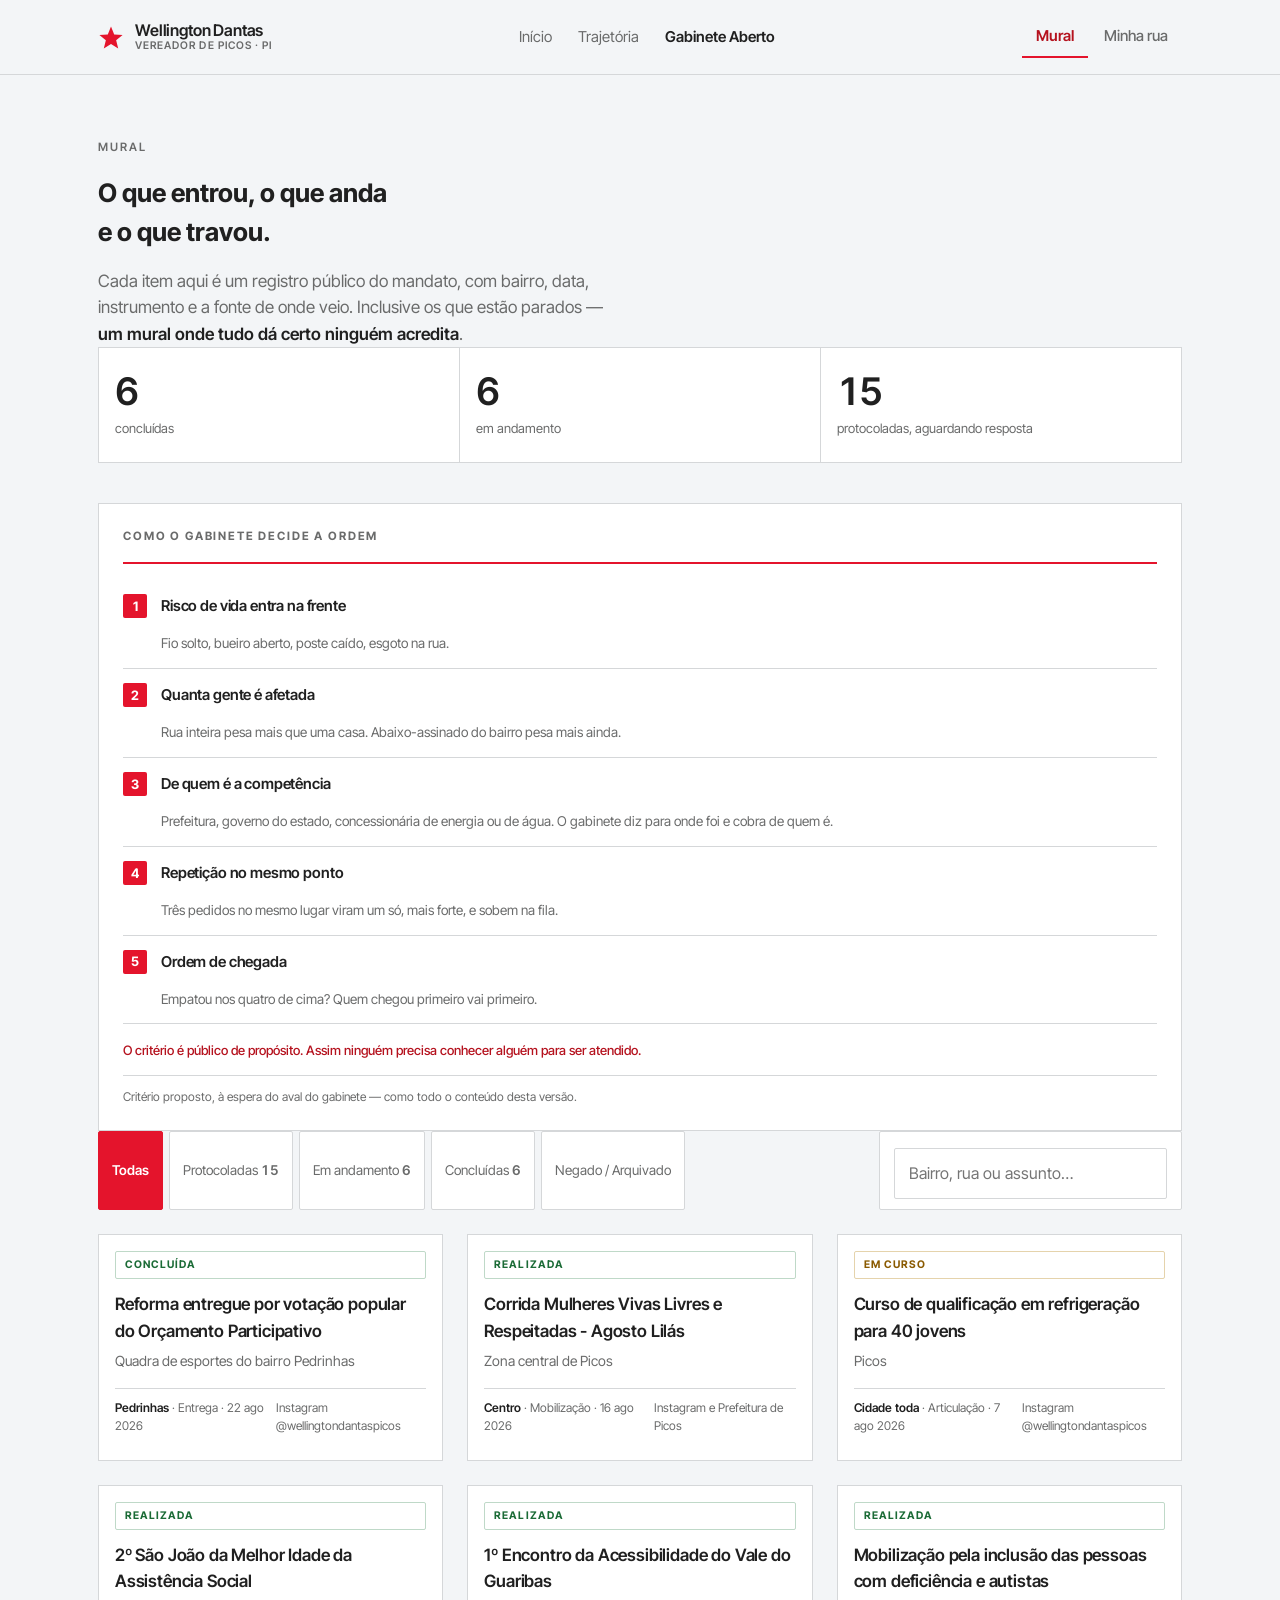
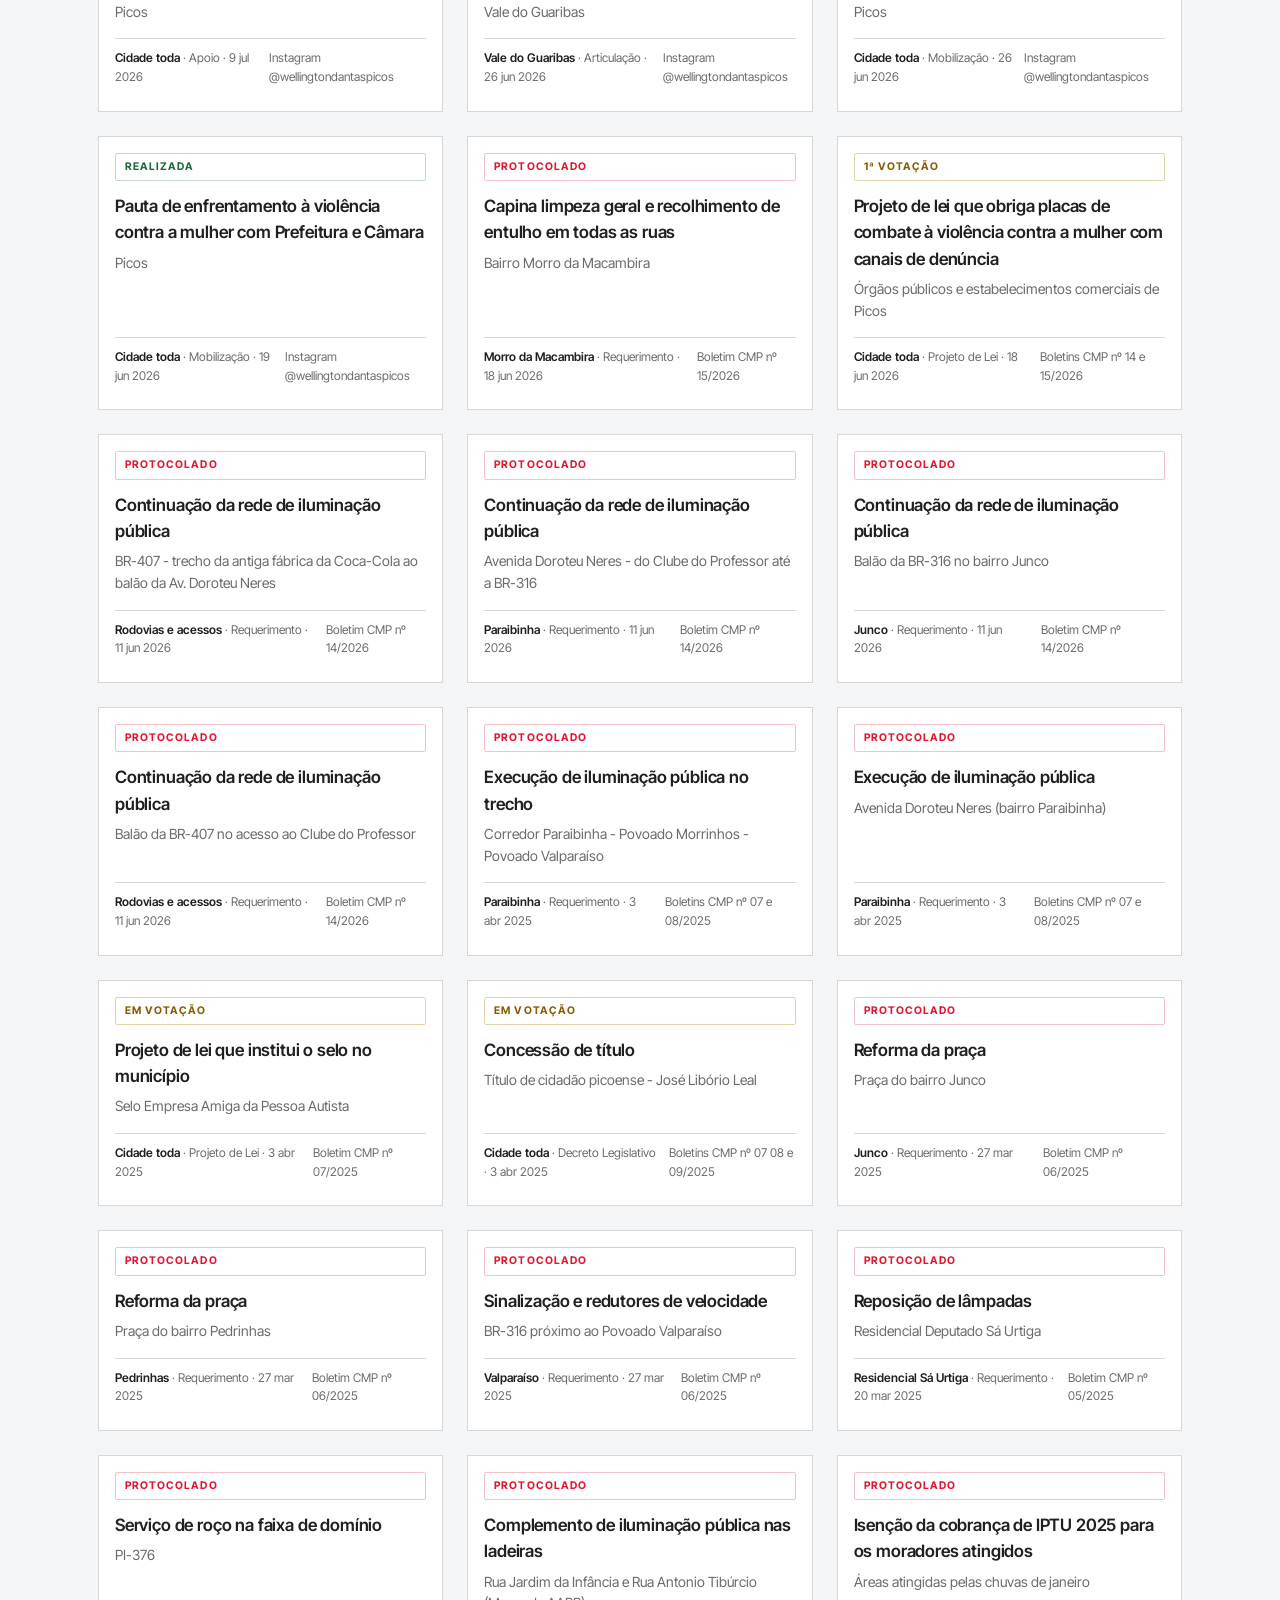
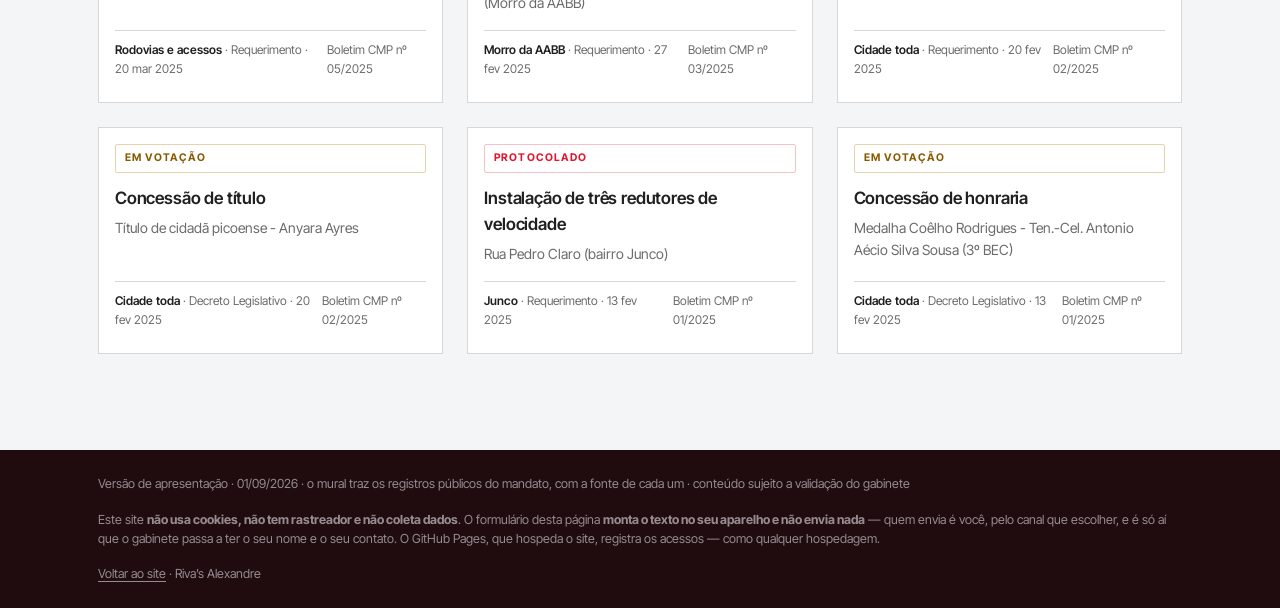
<file: gabinete-aberto.html>
<!doctype html>
<html lang="pt-BR">
<head>
<meta charset="utf-8">
<meta name="viewport" content="width=device-width,initial-scale=1">
<title>Gabinete Aberto — Wellington Dantas</title>
<meta name="description" content="Mande o problema da sua rua para o gabinete do vereador Wellington Dantas, e veja o critério público que decide a ordem da fila — para que ninguém precise conhecer alguém para ser atendido.">
<meta name="robots" content="noindex,nofollow">
<meta name="theme-color" content="#F3F5F7">

<meta property="og:type" content="website">
<meta property="og:locale" content="pt_BR">
<meta property="og:site_name" content="Wellington Dantas — Vereador de Picos">
<meta property="og:title" content="Gabinete Aberto">
<meta property="og:description" content="O critério que decide a ordem da fila é público — assim ninguém precisa conhecer alguém para ser atendido.">
<meta property="og:url" content="https://rivascode-ops.github.io/wellington-dantas/gabinete-aberto.html">
<meta property="og:image" content="https://rivascode-ops.github.io/wellington-dantas/img/og.png">
<meta property="og:image:width" content="1200">
<meta property="og:image:height" content="630">
<meta property="og:image:alt" content="Wellington Dantas, vereador de Picos.">
<meta name="twitter:card" content="summary_large_image">

<link rel="canonical" href="https://rivascode-ops.github.io/wellington-dantas/gabinete-aberto.html">
<link rel="icon" href="img/selo.svg" type="image/svg+xml">
<link rel="icon" type="image/png" sizes="32x32" href="img/selo-32.png">
<link rel="apple-touch-icon" sizes="180x180" href="img/selo-180.png">
<link rel="stylesheet" href="css/fontes.css?v=0481c866">
<link rel="stylesheet" href="css/tokens.css?v=684491bd">
<link rel="stylesheet" href="css/topo.css?v=74d97ed1">
<link rel="stylesheet" href="css/gabinete.css?v=e4e0bd97">
</head>
<body>
<a class="pular" href="#conteudo">Pular para o conteúdo</a>

<header class="topo">
  <div class="wrap topo__in">
    <a class="marca" href="index.html"><svg class="estrela" viewBox="0 0 24 24" aria-hidden="true"><path d="M12 2.4 14.95 9.6 22.7 10.15 16.75 15.05 18.65 22.6 12 18.4 5.35 22.6 7.25 15.05 1.3 10.15 9.05 9.6Z"/></svg><span class="marca__tx"><span class="marca__n">Wellington Dantas</span><span class="marca__t">Vereador de Picos · PI</span></span></a>
    <nav class="nav" aria-label="Seções do site">
      <a href="index.html">Início</a>
      <a href="trajetoria.html">Trajetória</a>
      <a href="gabinete-aberto.html" aria-current="page" data-pagina>Gabinete Aberto</a>
    </nav>
    <nav class="abas" role="tablist" aria-label="Seções do Gabinete Aberto">
      <button class="aba is-on" type="button" role="tab" aria-selected="true" aria-controls="v-mural" data-v="mural">Mural</button>
      <button class="aba" type="button" role="tab" aria-selected="false" aria-controls="v-pedir" data-v="pedir">Minha rua</button>
    </nav>
  </div>
</header>

<main id="conteudo">

<section class="v is-on" id="v-mural" role="tabpanel" aria-labelledby="aba-mural">
  <div class="wrap">
    <h1 class="sr">Gabinete Aberto</h1>
    <p class="olho">Mural</p>
    <h2>O que entrou, o que anda<br>e o que travou.</h2>
    <p class="lide">Cada item aqui é um registro público do mandato, com bairro, data, instrumento e a fonte de onde veio. Inclusive os que estão parados — <b>um mural onde tudo dá certo ninguém acredita</b>.</p>

<!--gerado:mural-kpi-->
      <ul class="kpi">
        <li><b data-c="6">0</b><span>concluídas</span></li>
        <li><b data-c="6">0</b><span>em andamento</span></li>
        <li><b data-c="15">0</b><span>protocoladas, aguardando resposta</span></li>
      </ul>
<!--/gerado:mural-kpi-->

    <aside class="crit">
      <p class="crit__t">Como o gabinete decide a ordem</p>
      <ol class="crit__l">
        <li><span>1</span><b>Risco de vida entra na frente</b><p>Fio solto, bueiro aberto, poste caído, esgoto na rua.</p></li>
        <li><span>2</span><b>Quanta gente é afetada</b><p>Rua inteira pesa mais que uma casa. Abaixo-assinado do bairro pesa mais ainda.</p></li>
        <li><span>3</span><b>De quem é a competência</b><p>Prefeitura, governo do estado, concessionária de energia ou de água. O gabinete diz para onde foi e cobra de quem é.</p></li>
        <li><span>4</span><b>Repetição no mesmo ponto</b><p>Três pedidos no mesmo lugar viram um só, mais forte, e sobem na fila.</p></li>
        <li><span>5</span><b>Ordem de chegada</b><p>Empatou nos quatro de cima? Quem chegou primeiro vai primeiro.</p></li>
      </ol>
      <p class="crit__n">O critério é público de propósito. Assim ninguém precisa conhecer alguém para ser atendido.</p>
      <p class="crit__pend">Critério proposto, à espera do aval do gabinete — como todo o conteúdo desta versão.</p>
    </aside>

    <div class="filtros">
      <div class="chips" id="fstatus" role="group" aria-label="Filtrar por situação">
<!--gerado:mural-chips-->
        <button type="button" class="chip is-on" data-f="">Todas</button>
        <button type="button" class="chip" data-f="Protocolado">Protocoladas <em>15</em></button>
        <button type="button" class="chip" data-f="Emexecução">Em andamento <em>6</em></button>
        <button type="button" class="chip" data-f="Concluída">Concluídas <em>6</em></button>
        <button type="button" class="chip chip--zero" data-f="Negado">Negado / Arquivado</button>
<!--/gerado:mural-chips-->
      </div>
      <label class="busca"><span class="sr">Buscar no mural</span>
        <input type="search" id="fbusca" placeholder="Bairro, rua ou assunto…" autocomplete="off">
      </label>
    </div>

    <p class="sr" id="mural-anuncio" aria-live="polite" aria-atomic="true"></p>
    <p class="vazio" id="mural-vazio" hidden></p>
    <ul class="cards" id="cards">
<!--gerado:mural-->
      <li class="card" data-sit="Concluída" data-busca="reforma entregue por votacao popular do orcamento participativo quadra de esportes do bairro pedrinhas pedrinhas praca e lazer entrega">
        <div class="card__c">
          <span class="card__s s-Concluída">concluída</span>
          <h3>Reforma entregue por votação popular do Orçamento Participativo</h3>
          <p>Quadra de esportes do bairro Pedrinhas</p>
          <div class="card__m"><span><b>Pedrinhas</b> · Entrega · 22 ago 2026</span><span>Instagram @wellingtondantaspicos</span></div>
        </div>
      </li>
      <li class="card" data-sit="Concluída" data-busca="corrida mulheres vivas livres e respeitadas - agosto lilas zona central de picos centro mulheres mobilizacao">
        <div class="card__c">
          <span class="card__s s-Concluída">realizada</span>
          <h3>Corrida Mulheres Vivas Livres e Respeitadas - Agosto Lilás</h3>
          <p>Zona central de Picos</p>
          <div class="card__m"><span><b>Centro</b> · Mobilização · 16 ago 2026</span><span>Instagram e Prefeitura de Picos</span></div>
        </div>
      </li>
      <li class="card" data-sit="Emexecução" data-busca="curso de qualificacao em refrigeracao para 40 jovens picos cidade toda qualificacao articulacao">
        <div class="card__c">
          <span class="card__s s-Emexecução">em curso</span>
          <h3>Curso de qualificação em refrigeração para 40 jovens</h3>
          <p>Picos</p>
          <div class="card__m"><span><b>Cidade toda</b> · Articulação · 7 ago 2026</span><span>Instagram @wellingtondantaspicos</span></div>
        </div>
      </li>
      <li class="card" data-sit="Concluída" data-busca="2º sao joao da melhor idade da assistencia social picos cidade toda assistencia apoio">
        <div class="card__c">
          <span class="card__s s-Concluída">realizada</span>
          <h3>2º São João da Melhor Idade da Assistência Social</h3>
          <p>Picos</p>
          <div class="card__m"><span><b>Cidade toda</b> · Apoio · 9 jul 2026</span><span>Instagram @wellingtondantaspicos</span></div>
        </div>
      </li>
      <li class="card" data-sit="Concluída" data-busca="1º encontro da acessibilidade do vale do guaribas vale do guaribas vale do guaribas inclusao articulacao">
        <div class="card__c">
          <span class="card__s s-Concluída">realizada</span>
          <h3>1º Encontro da Acessibilidade do Vale do Guaribas</h3>
          <p>Vale do Guaribas</p>
          <div class="card__m"><span><b>Vale do Guaribas</b> · Articulação · 26 jun 2026</span><span>Instagram @wellingtondantaspicos</span></div>
        </div>
      </li>
      <li class="card" data-sit="Concluída" data-busca="mobilizacao pela inclusao das pessoas com deficiencia e autistas picos cidade toda inclusao mobilizacao">
        <div class="card__c">
          <span class="card__s s-Concluída">realizada</span>
          <h3>Mobilização pela inclusão das pessoas com deficiência e autistas</h3>
          <p>Picos</p>
          <div class="card__m"><span><b>Cidade toda</b> · Mobilização · 26 jun 2026</span><span>Instagram @wellingtondantaspicos</span></div>
        </div>
      </li>
      <li class="card" data-sit="Concluída" data-busca="pauta de enfrentamento a violencia contra a mulher com prefeitura e camara picos cidade toda mulheres mobilizacao">
        <div class="card__c">
          <span class="card__s s-Concluída">realizada</span>
          <h3>Pauta de enfrentamento à violência contra a mulher com Prefeitura e Câmara</h3>
          <p>Picos</p>
          <div class="card__m"><span><b>Cidade toda</b> · Mobilização · 19 jun 2026</span><span>Instagram @wellingtondantaspicos</span></div>
        </div>
      </li>
      <li class="card" data-sit="Protocolado" data-busca="capina limpeza geral e recolhimento de entulho em todas as ruas bairro morro da macambira morro da macambira limpeza requerimento">
        <div class="card__c">
          <span class="card__s s-Protocolado">protocolado</span>
          <h3>Capina limpeza geral e recolhimento de entulho em todas as ruas</h3>
          <p>Bairro Morro da Macambira</p>
          <div class="card__m"><span><b>Morro da Macambira</b> · Requerimento · 18 jun 2026</span><span>Boletim CMP nº 15/2026</span></div>
        </div>
      </li>
      <li class="card" data-sit="Emexecução" data-busca="projeto de lei que obriga placas de combate a violencia contra a mulher com canais de denuncia orgaos publicos e estabelecimentos comerciais de picos cidade toda mulheres projeto de lei">
        <div class="card__c">
          <span class="card__s s-Emexecução">1ª votação</span>
          <h3>Projeto de lei que obriga placas de combate à violência contra a mulher com canais de denúncia</h3>
          <p>Órgãos públicos e estabelecimentos comerciais de Picos</p>
          <div class="card__m"><span><b>Cidade toda</b> · Projeto de Lei · 18 jun 2026</span><span>Boletins CMP nº 14 e 15/2026</span></div>
        </div>
      </li>
      <li class="card" data-sit="Protocolado" data-busca="continuacao da rede de iluminacao publica br-407 - trecho da antiga fabrica da coca-cola ao balao da av. doroteu neres rodovias e acessos iluminacao requerimento">
        <div class="card__c">
          <span class="card__s s-Protocolado">protocolado</span>
          <h3>Continuação da rede de iluminação pública</h3>
          <p>BR-407 - trecho da antiga fábrica da Coca-Cola ao balão da Av. Doroteu Neres</p>
          <div class="card__m"><span><b>Rodovias e acessos</b> · Requerimento · 11 jun 2026</span><span>Boletim CMP nº 14/2026</span></div>
        </div>
      </li>
      <li class="card" data-sit="Protocolado" data-busca="continuacao da rede de iluminacao publica avenida doroteu neres - do clube do professor ate a br-316 paraibinha iluminacao requerimento">
        <div class="card__c">
          <span class="card__s s-Protocolado">protocolado</span>
          <h3>Continuação da rede de iluminação pública</h3>
          <p>Avenida Doroteu Neres - do Clube do Professor até a BR-316</p>
          <div class="card__m"><span><b>Paraibinha</b> · Requerimento · 11 jun 2026</span><span>Boletim CMP nº 14/2026</span></div>
        </div>
      </li>
      <li class="card" data-sit="Protocolado" data-busca="continuacao da rede de iluminacao publica balao da br-316 no bairro junco junco iluminacao requerimento">
        <div class="card__c">
          <span class="card__s s-Protocolado">protocolado</span>
          <h3>Continuação da rede de iluminação pública</h3>
          <p>Balão da BR-316 no bairro Junco</p>
          <div class="card__m"><span><b>Junco</b> · Requerimento · 11 jun 2026</span><span>Boletim CMP nº 14/2026</span></div>
        </div>
      </li>
      <li class="card" data-sit="Protocolado" data-busca="continuacao da rede de iluminacao publica balao da br-407 no acesso ao clube do professor rodovias e acessos iluminacao requerimento">
        <div class="card__c">
          <span class="card__s s-Protocolado">protocolado</span>
          <h3>Continuação da rede de iluminação pública</h3>
          <p>Balão da BR-407 no acesso ao Clube do Professor</p>
          <div class="card__m"><span><b>Rodovias e acessos</b> · Requerimento · 11 jun 2026</span><span>Boletim CMP nº 14/2026</span></div>
        </div>
      </li>
      <li class="card" data-sit="Protocolado" data-busca="execucao de iluminacao publica no trecho corredor paraibinha - povoado morrinhos - povoado valparaiso paraibinha morrinhos valparaiso iluminacao requerimento">
        <div class="card__c">
          <span class="card__s s-Protocolado">protocolado</span>
          <h3>Execução de iluminação pública no trecho</h3>
          <p>Corredor Paraibinha - Povoado Morrinhos - Povoado Valparaíso</p>
          <div class="card__m"><span><b>Paraibinha</b> · Requerimento · 3 abr 2025</span><span>Boletins CMP nº 07 e 08/2025</span></div>
        </div>
      </li>
      <li class="card" data-sit="Protocolado" data-busca="execucao de iluminacao publica avenida doroteu neres (bairro paraibinha) paraibinha iluminacao requerimento">
        <div class="card__c">
          <span class="card__s s-Protocolado">protocolado</span>
          <h3>Execução de iluminação pública</h3>
          <p>Avenida Doroteu Neres (bairro Paraibinha)</p>
          <div class="card__m"><span><b>Paraibinha</b> · Requerimento · 3 abr 2025</span><span>Boletins CMP nº 07 e 08/2025</span></div>
        </div>
      </li>
      <li class="card" data-sit="Emexecução" data-busca="projeto de lei que institui o selo no municipio selo empresa amiga da pessoa autista cidade toda inclusao projeto de lei">
        <div class="card__c">
          <span class="card__s s-Emexecução">em votação</span>
          <h3>Projeto de lei que institui o selo no município</h3>
          <p>Selo Empresa Amiga da Pessoa Autista</p>
          <div class="card__m"><span><b>Cidade toda</b> · Projeto de Lei · 3 abr 2025</span><span>Boletim CMP nº 07/2025</span></div>
        </div>
      </li>
      <li class="card" data-sit="Emexecução" data-busca="concessao de titulo titulo de cidadao picoense - jose liborio leal cidade toda honraria decreto legislativo">
        <div class="card__c">
          <span class="card__s s-Emexecução">em votação</span>
          <h3>Concessão de título</h3>
          <p>Título de cidadão picoense - José Libório Leal</p>
          <div class="card__m"><span><b>Cidade toda</b> · Decreto Legislativo · 3 abr 2025</span><span>Boletins CMP nº 07 08 e 09/2025</span></div>
        </div>
      </li>
      <li class="card" data-sit="Protocolado" data-busca="reforma da praca praca do bairro junco junco praca e lazer requerimento">
        <div class="card__c">
          <span class="card__s s-Protocolado">protocolado</span>
          <h3>Reforma da praça</h3>
          <p>Praça do bairro Junco</p>
          <div class="card__m"><span><b>Junco</b> · Requerimento · 27 mar 2025</span><span>Boletim CMP nº 06/2025</span></div>
        </div>
      </li>
      <li class="card" data-sit="Protocolado" data-busca="reforma da praca praca do bairro pedrinhas pedrinhas praca e lazer requerimento">
        <div class="card__c">
          <span class="card__s s-Protocolado">protocolado</span>
          <h3>Reforma da praça</h3>
          <p>Praça do bairro Pedrinhas</p>
          <div class="card__m"><span><b>Pedrinhas</b> · Requerimento · 27 mar 2025</span><span>Boletim CMP nº 06/2025</span></div>
        </div>
      </li>
      <li class="card" data-sit="Protocolado" data-busca="sinalizacao e redutores de velocidade br-316 proximo ao povoado valparaiso valparaiso transito requerimento">
        <div class="card__c">
          <span class="card__s s-Protocolado">protocolado</span>
          <h3>Sinalização e redutores de velocidade</h3>
          <p>BR-316 próximo ao Povoado Valparaíso</p>
          <div class="card__m"><span><b>Valparaíso</b> · Requerimento · 27 mar 2025</span><span>Boletim CMP nº 06/2025</span></div>
        </div>
      </li>
      <li class="card" data-sit="Protocolado" data-busca="reposicao de lampadas residencial deputado sa urtiga residencial sa urtiga iluminacao requerimento">
        <div class="card__c">
          <span class="card__s s-Protocolado">protocolado</span>
          <h3>Reposição de lâmpadas</h3>
          <p>Residencial Deputado Sá Urtiga</p>
          <div class="card__m"><span><b>Residencial Sá Urtiga</b> · Requerimento · 20 mar 2025</span><span>Boletim CMP nº 05/2025</span></div>
        </div>
      </li>
      <li class="card" data-sit="Protocolado" data-busca="servico de roco na faixa de dominio pi-376 rodovias e acessos limpeza requerimento">
        <div class="card__c">
          <span class="card__s s-Protocolado">protocolado</span>
          <h3>Serviço de roço na faixa de domínio</h3>
          <p>PI-376</p>
          <div class="card__m"><span><b>Rodovias e acessos</b> · Requerimento · 20 mar 2025</span><span>Boletim CMP nº 05/2025</span></div>
        </div>
      </li>
      <li class="card" data-sit="Protocolado" data-busca="complemento de iluminacao publica nas ladeiras rua jardim da infancia e rua antonio tiburcio (morro da aabb) morro da aabb iluminacao requerimento">
        <div class="card__c">
          <span class="card__s s-Protocolado">protocolado</span>
          <h3>Complemento de iluminação pública nas ladeiras</h3>
          <p>Rua Jardim da Infância e Rua Antonio Tibúrcio (Morro da AABB)</p>
          <div class="card__m"><span><b>Morro da AABB</b> · Requerimento · 27 fev 2025</span><span>Boletim CMP nº 03/2025</span></div>
        </div>
      </li>
      <li class="card" data-sit="Protocolado" data-busca="isencao da cobranca de iptu 2025 para os moradores atingidos areas atingidas pelas chuvas de janeiro cidade toda habitacao requerimento">
        <div class="card__c">
          <span class="card__s s-Protocolado">protocolado</span>
          <h3>Isenção da cobrança de IPTU 2025 para os moradores atingidos</h3>
          <p>Áreas atingidas pelas chuvas de janeiro</p>
          <div class="card__m"><span><b>Cidade toda</b> · Requerimento · 20 fev 2025</span><span>Boletim CMP nº 02/2025</span></div>
        </div>
      </li>
      <li class="card" data-sit="Emexecução" data-busca="concessao de titulo titulo de cidada picoense - anyara ayres cidade toda honraria decreto legislativo">
        <div class="card__c">
          <span class="card__s s-Emexecução">em votação</span>
          <h3>Concessão de título</h3>
          <p>Título de cidadã picoense - Anyara Ayres</p>
          <div class="card__m"><span><b>Cidade toda</b> · Decreto Legislativo · 20 fev 2025</span><span>Boletim CMP nº 02/2025</span></div>
        </div>
      </li>
      <li class="card" data-sit="Protocolado" data-busca="instalacao de tres redutores de velocidade rua pedro claro (bairro junco) junco transito requerimento">
        <div class="card__c">
          <span class="card__s s-Protocolado">protocolado</span>
          <h3>Instalação de três redutores de velocidade</h3>
          <p>Rua Pedro Claro (bairro Junco)</p>
          <div class="card__m"><span><b>Junco</b> · Requerimento · 13 fev 2025</span><span>Boletim CMP nº 01/2025</span></div>
        </div>
      </li>
      <li class="card" data-sit="Emexecução" data-busca="concessao de honraria medalha coelho rodrigues - ten.-cel. antonio aecio silva sousa (3º bec) cidade toda honraria decreto legislativo">
        <div class="card__c">
          <span class="card__s s-Emexecução">em votação</span>
          <h3>Concessão de honraria</h3>
          <p>Medalha Coêlho Rodrigues - Ten.-Cel. Antonio Aécio Silva Sousa (3º BEC)</p>
          <div class="card__m"><span><b>Cidade toda</b> · Decreto Legislativo · 13 fev 2025</span><span>Boletim CMP nº 01/2025</span></div>
        </div>
      </li>
<!--/gerado:mural-->
    </ul>
    <p class="vazio" id="semcard" hidden>Nada com esse recorte. Se o seu bairro não aparece, <a href="#" data-aba="pedir">mande o problema da sua rua</a>.</p>
  </div>
</section>

<section class="v" id="v-pedir" role="tabpanel" aria-labelledby="aba-pedir">
  <div class="wrap duas">
    <div>
      <p class="olho">Minha rua</p>
      <h2>Manda o problema da tua rua.</h2>
      <p class="lide">Diz o bairro, a rua e o que está acontecendo. O texto sai pronto para você mandar ao gabinete — e sai com o local nomeado, que é o que costuma faltar. <b>Foto ou vídeo você anexa na própria mensagem</b>, pelo canal que escolher: nada de arquivo passa por este site.</p>

      <form class="form" id="form" novalidate>
        <div class="dupla">
          <label>Seu nome<input name="nome" id="g-nome" required placeholder="Como te chamam"></label>
          <label>WhatsApp<input name="zap" id="g-zap" required inputmode="tel" placeholder="(89) 9 9999-9999"></label>
        </div>
        <div class="dupla">
          <label>Bairro
            <select name="bairro" id="g-bairro" required>
              <option value="">Escolha…</option>
<!--gerado:opcoes-bairro-->
              <option>Aerolândia</option>
              <option>Altamira</option>
              <option>Alto da Boa Vista</option>
              <option>Aroeiras</option>
              <option>Bela Vista</option>
              <option>Belo Norte</option>
              <option>Boa Sorte</option>
              <option>Boa Vista</option>
              <option>Bomba</option>
              <option>Canto da Várzea</option>
              <option>Catavento</option>
              <option>Centro</option>
              <option>Conduru</option>
              <option>DNER</option>
              <option>Fátima</option>
              <option>Ipueiras</option>
              <option>Jardim Natal</option>
              <option>Junco</option>
              <option>Malva</option>
              <option>Morada do Sol</option>
              <option>Morro da Macambira</option>
              <option>Paraibinha</option>
              <option>Paroquial</option>
              <option>Parque de Exposição</option>
              <option>Parque Industrial</option>
              <option>Passagem das Pedras</option>
              <option>Pedrinhas</option>
              <option>Samambaia</option>
              <option>São José</option>
              <option>São Sebastião</option>
              <option>Zona rural</option>
              <option>Outro / povoado</option>
<!--/gerado:opcoes-bairro-->
            </select></label>
          <label>Rua ou referência<input name="rua" id="g-rua" required placeholder="Rua Pedro Claro, perto da escola"></label>
        </div>
        <label>O que está acontecendo
          <select name="cat" id="g-cat" required>
            <option value="">Escolha…</option>
            <option>Iluminação pública</option><option>Buraco ou pavimentação</option><option>Água ou esgoto</option>
            <option>Lixo e limpeza</option><option>Praça, quadra ou lazer</option><option>Trânsito e sinalização</option>
            <option>Saúde</option><option>Assistência social</option><option>Acessibilidade</option><option>Outro</option>
          </select></label>
        <label>Conta com suas palavras<textarea name="desc" id="g-desc" rows="4" required placeholder="Há quanto tempo está assim? Quem é afetado?"></textarea></label>

        <div class="risco">
          <label class="check"><input type="checkbox" name="risco" id="g-risco"> <span>Tem <b>risco de acidente</b> aqui (poste caído, bueiro aberto, esgoto na rua, fio solto)</span></label>
          <p class="risco__n"><b>Se o risco é agora, não espere o gabinete.</b> Ligue <a href="tel:193">193</a> para o Corpo de Bombeiros ou <a href="tel:190">190</a> para a Polícia Militar, e avise a concessionária de energia se for fio ou poste. Marcar aqui faz o pedido entrar na fila de urgência do mandato — que corre em paralelo, não no lugar disso.</p>
        </div>

        <button class="btn" type="submit">Montar a mensagem</button>
        <p class="aviso">Nada é enviado daqui: o texto é montado neste aparelho e quem envia é você. Nome e WhatsApp servem só para o gabinete te responder — não usamos para disparo de mensagem.</p>
      </form>

      <div class="recibo" id="recibo" hidden>
        <p class="recibo__t">Texto pronto</p>
        <p class="recibo__p" id="codigo">PIC-0000-0000</p>
        <pre class="recibo__msg" id="mensagem"></pre>
        <p class="recibo__d">O código já vai na primeira linha do texto: ele serve para <b>você e o gabinete falarem da mesma demanda</b>. Ele passa a existir para o gabinete quando você enviar a mensagem — antes disso ele é só seu. Envie o texto pelo canal do gabinete e <b>anexe a foto <b>ou o vídeo</b> na própria mensagem</b>.</p>
        <div class="recibo__ac">
          <button class="btn" type="button" id="copiar">Copiar o texto</button>
          <a class="lnk" id="canal" href="https://www.instagram.com/wellingtondantaspicos/" rel="noopener" target="_blank">Abrir o canal do gabinete</a>
          <button class="lnk" type="button" id="novo">Montar outro</button>
        </div>
      </div>
    </div>

  </div>
</section>

</main>

<footer class="rod">
  <div class="wrap">
    <p>Versão de apresentação · 01/09/2026 · o mural traz os registros públicos do mandato, com a fonte de cada um · conteúdo sujeito a validação do gabinete</p>
    <p class="rod__pv">Este site <b>não usa cookies, não tem rastreador e não coleta dados</b>. O formulário desta página <b>monta o texto no seu aparelho e não envia nada</b> — quem envia é você, pelo canal que escolher, e é só aí que o gabinete passa a ter o seu nome e o seu contato. O GitHub Pages, que hospeda o site, registra os acessos — como qualquer hospedagem.</p>
    <p><a href="index.html">Voltar ao site</a> · Riva&rsquo;s Alexandre</p>
  </div>
</footer>

<script src="js/gabinete.js?v=f138422a" defer></script>
</body>
</html>
</file>
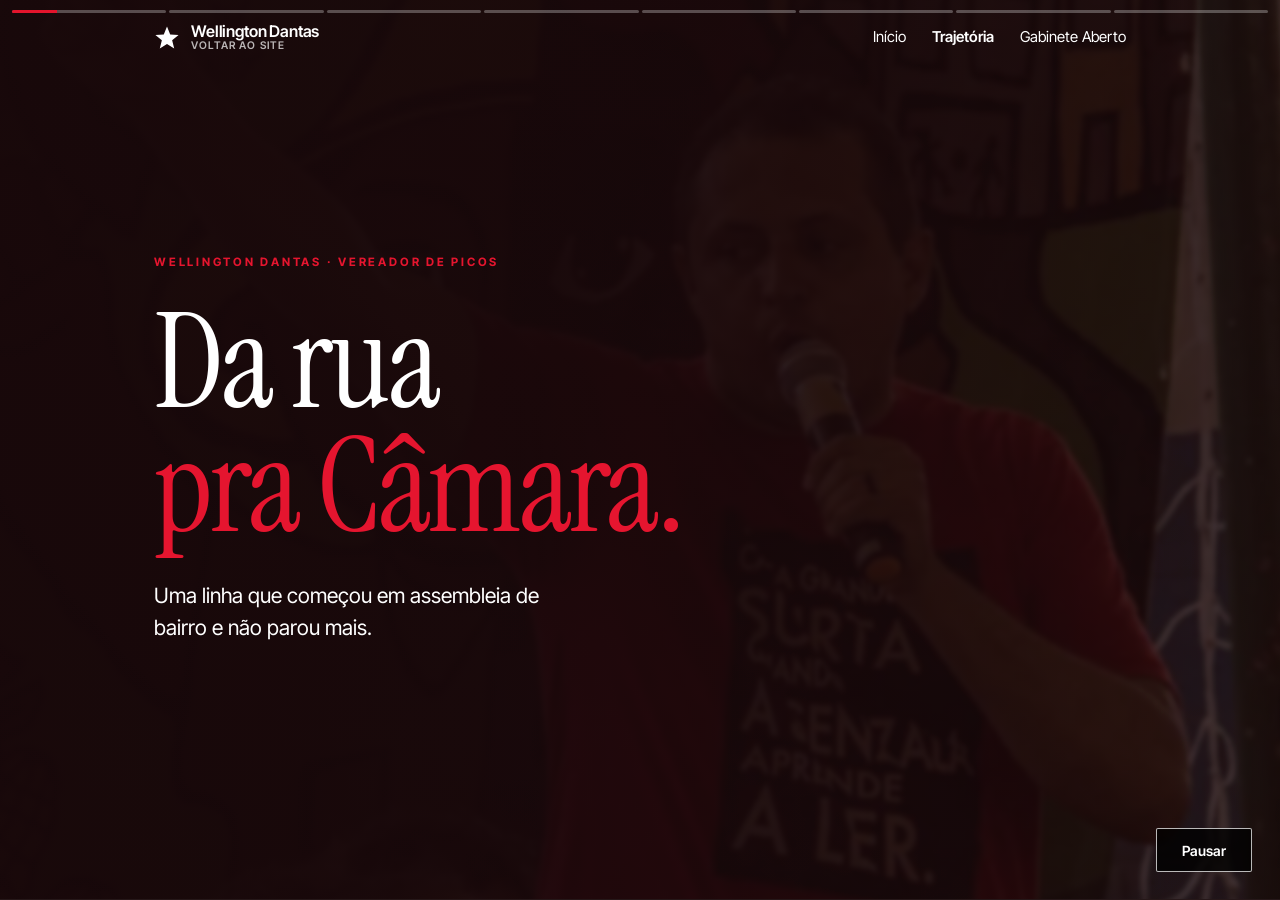
<file: trajetoria.html>
<!doctype html>
<html lang="pt-BR">
<head>
<meta charset="utf-8">
<meta name="viewport" content="width=device-width,initial-scale=1">
<title>Da rua pra Câmara — Wellington Dantas</title>
<meta name="description" content="A trajetória de Wellington Dantas, vereador de Picos: do movimento por moradia e da FAMCC à Câmara Municipal, com os números do mandato e a fonte de cada um.">
<meta name="robots" content="noindex,nofollow">
<meta name="theme-color" content="#160709">

<meta property="og:type" content="article">
<meta property="og:locale" content="pt_BR">
<meta property="og:site_name" content="Wellington Dantas — Vereador de Picos">
<meta property="og:title" content="Da rua pra Câmara">
<meta property="og:description" content="Uma linha que começou em assembleia de bairro e não parou mais.">
<meta property="og:url" content="https://rivascode-ops.github.io/wellington-dantas/trajetoria.html">
<meta property="og:image" content="https://rivascode-ops.github.io/wellington-dantas/img/og.png">
<meta property="og:image:width" content="1200">
<meta property="og:image:height" content="630">
<meta property="og:image:alt" content="Wellington Dantas, vereador de Picos — a cidade que eu ando é a cidade que eu defendo.">
<meta name="twitter:card" content="summary_large_image">

<link rel="canonical" href="https://rivascode-ops.github.io/wellington-dantas/trajetoria.html">
<link rel="icon" href="img/selo.svg" type="image/svg+xml">
<link rel="icon" type="image/png" sizes="32x32" href="img/selo-32.png">
<link rel="apple-touch-icon" sizes="180x180" href="img/selo-180.png">
<link rel="stylesheet" href="css/fontes.css?v=0481c866">
<link rel="stylesheet" href="css/tokens.css?v=684491bd">
<link rel="stylesheet" href="css/topo.css?v=74d97ed1">
<link rel="stylesheet" href="css/trajetoria.css?v=ccb2bc64">
</head>
<body>
<a class="pular" href="#conteudo">Pular para o conteúdo</a>
<header class="topo topo--escuro">
  <div class="wrap topo__in">
    <a class="marca" href="index.html" aria-label="Voltar para o início do site"><svg class="estrela" viewBox="0 0 24 24" aria-hidden="true"><path d="M12 2.4 14.95 9.6 22.7 10.15 16.75 15.05 18.65 22.6 12 18.4 5.35 22.6 7.25 15.05 1.3 10.15 9.05 9.6Z"/></svg><span class="marca__tx"><span class="marca__n">Wellington Dantas</span><span class="marca__t">Voltar ao site</span></span></a>
    <nav class="nav" aria-label="Seções do site">
      <a href="index.html">Início</a>
      <a href="trajetoria.html" aria-current="page" data-pagina>Trajetória</a>
      <a href="gabinete-aberto.html">Gabinete Aberto</a>
    </nav>
  </div>
</header>



<div class="grao" aria-hidden="true"></div>

<div class="trilho" aria-hidden="true"><div class="trilho__f" id="trilho"></div></div>

<!-- Controles do modo automatico. Nascem escondidos: sem JS a pagina e a
     versao de rolagem de sempre, e controle de autoplay que nao existe seria
     botao mentiroso. O JS revela. -->
<div class="barra" id="barra" hidden aria-hidden="true"></div>
<div class="ctrl" id="ctrl" hidden>
  <p class="ctrl__n" id="ctrl-nota" hidden>Avanço automático desligado. Use as setas ou os botões para navegar.</p>
  <button class="ctrl__b" type="button" id="pausar" aria-pressed="false">Pausar</button>
</div>
<p class="sr" id="anuncio" aria-live="polite"></p>

<main id="conteudo">
<section class="cena cena--capa" data-cena data-t="4500" data-nome="Capa — Da rua pra Câmara">
  <figure class="fundo" aria-hidden="true"><img src="img/wellington-1200.jpg" alt="" width="1200" height="1333"></figure>
  <div class="wrap">
    <p class="k" data-an>Wellington Dantas · Vereador de Picos</p>
    <h1 data-an data-d="1">Da rua<br><em>pra Câmara.</em></h1>
    <p class="sub" data-an data-d="2">Uma linha que começou em assembleia de bairro e não parou mais.</p>
    <p class="rolar" data-an data-d="3"><span></span>role para acompanhar</p>
  </div>
</section>

<section class="cena" data-cena data-t="5000" data-nome="Movimento por moradia">
  <div class="wrap m">
    <p class="m__a" data-an>Origem</p>
    <h2 data-an data-d="1">Movimento por moradia</h2>
    <p class="m__d" data-an data-d="2">A luta por casa para quem trabalha. É daqui que vem tudo — antes de qualquer mandato.</p>
  </div>
</section>

<section class="cena" data-cena data-t="5500" data-nome="FAMCC e MPA">
  <div class="wrap m">
    <p class="m__a" data-an>Origem</p>
    <h2 data-an data-d="1">FAMCC · MPA</h2>
    <p class="m__d" data-an data-d="2">Presidência da federação que reúne as associações de moradores e os conselhos comunitários de Picos. E o Movimento dos Pequenos Agricultores.</p>
  </div>
</section>

<section class="cena" data-cena data-t="4500" data-nome="2017 — Volta à Câmara">
  <div class="wrap m">
    <p class="m__a" data-an>2017</p>
    <h2 data-an data-d="1">Volta à Câmara</h2>
    <p class="m__d" data-an data-d="2">Deixa a Secretaria Municipal de Governo e reassume o mandato.</p>
  </div>
</section>

<section class="cena" data-cena data-t="4500" data-nome="2019 — Presidência do PT">
  <div class="wrap m">
    <p class="m__a" data-an>2019</p>
    <h2 data-an data-d="1">Presidência do PT de Picos</h2>
    <p class="m__d" data-an data-d="2">Eleito presidente do diretório municipal do partido.</p>
  </div>
</section>

<section class="cena cena--num" data-cena data-t="7000" data-nome="2024 — 2.254 votos">
  <div class="wrap m">
    <p class="m__a" data-an>2024</p>
    <h2 class="conta-h" data-an data-d="1"><span class="num" data-conta="2254" aria-hidden="true">2.254</span><span class="sr">2.254</span> <span class="conta-h__t">votos. O mais votado da cidade pela <span class="num num--sm" data-conta="3" aria-hidden="true">3</span><span class="sr">3</span>ª vez.</span></h2>
    <p class="m__d" data-an data-d="3">Primeiro entre 17 vereadores eleitos.</p>
  </div>
</section>

<section class="cena cena--num" data-cena data-t="7000" data-nome="2025–2026 — 27 ações">
  <div class="wrap m">
    <p class="m__a" data-an>2025 — 2026</p>
    <h2 class="conta-h" data-an data-d="1"><span class="num" data-marcador="acoes" data-conta="27" aria-hidden="true">27</span><span class="sr" data-marcador="acoes-sr">27</span> <span class="conta-h__t">ações registradas, com bairro, data e fonte.</span></h2>
    <p class="m__d" data-an data-d="3">Iluminação, praça, trânsito, limpeza, inclusão e a pauta das mulheres — em <span data-marcador="locais">9</span> localidades de Picos.</p>
  </div>
</section>

<section class="cena cena--fim" data-cena data-t="0" data-nome="O trabalho não para">
  <div class="wrap">
    <svg class="astro" viewBox="0 0 100 100" aria-hidden="true" data-an><path d="M50 0 L61.23 34.55 L97.55 34.55 L68.17 55.9 L79.39 90.45 L50 69.1 L20.61 90.45 L31.83 55.9 L2.45 34.55 L38.77 34.55 Z"/></svg>
    <h2 class="fim" data-an data-d="1">O trabalho não para.</h2>
    <p class="fim__d" data-an data-d="2">Vem muito mais por aí.</p>
    <div class="fim__ac" data-an data-d="3">
      <a class="btn" href="index.html#entregas">Ver as entregas por bairro</a>
      <a class="lnk" href="index.html#participe">Enviar uma demanda do meu bairro</a>
      <button class="lnk" type="button" id="rever" hidden>Assistir de novo</button>
    </div>
    <p class="fim__ass" data-an data-d="3">Versão de apresentação · 01/09/2026 · conteúdo sujeito a validação do gabinete<br><b>Riva’s Alexandre</b> © 2026</p>
  </div>
</section>
</main>

<footer class="rod-traj">
  <p>Versão de apresentação · 01/09/2026 · os números vêm do levantamento de ações do mandato, com a fonte de cada linha na <a href="index.html#entregas">lista de entregas</a> · conteúdo sujeito a validação do gabinete</p>
  <p class="rod__pv">Este site <b>não usa cookies, não tem rastreador e não coleta dados</b>: nada do que você faz aqui sai do seu aparelho. Os links para Instagram e WhatsApp levam para fora, e lá valem as regras deles. O GitHub Pages, que hospeda o site, registra os acessos — como qualquer hospedagem.</p>
  <p><a href="index.html">Voltar ao site</a> · Riva&rsquo;s Alexandre</p>
</footer>

<script src="js/trajetoria.js?v=38c619d8" defer></script>
</body>
</html>
</file>
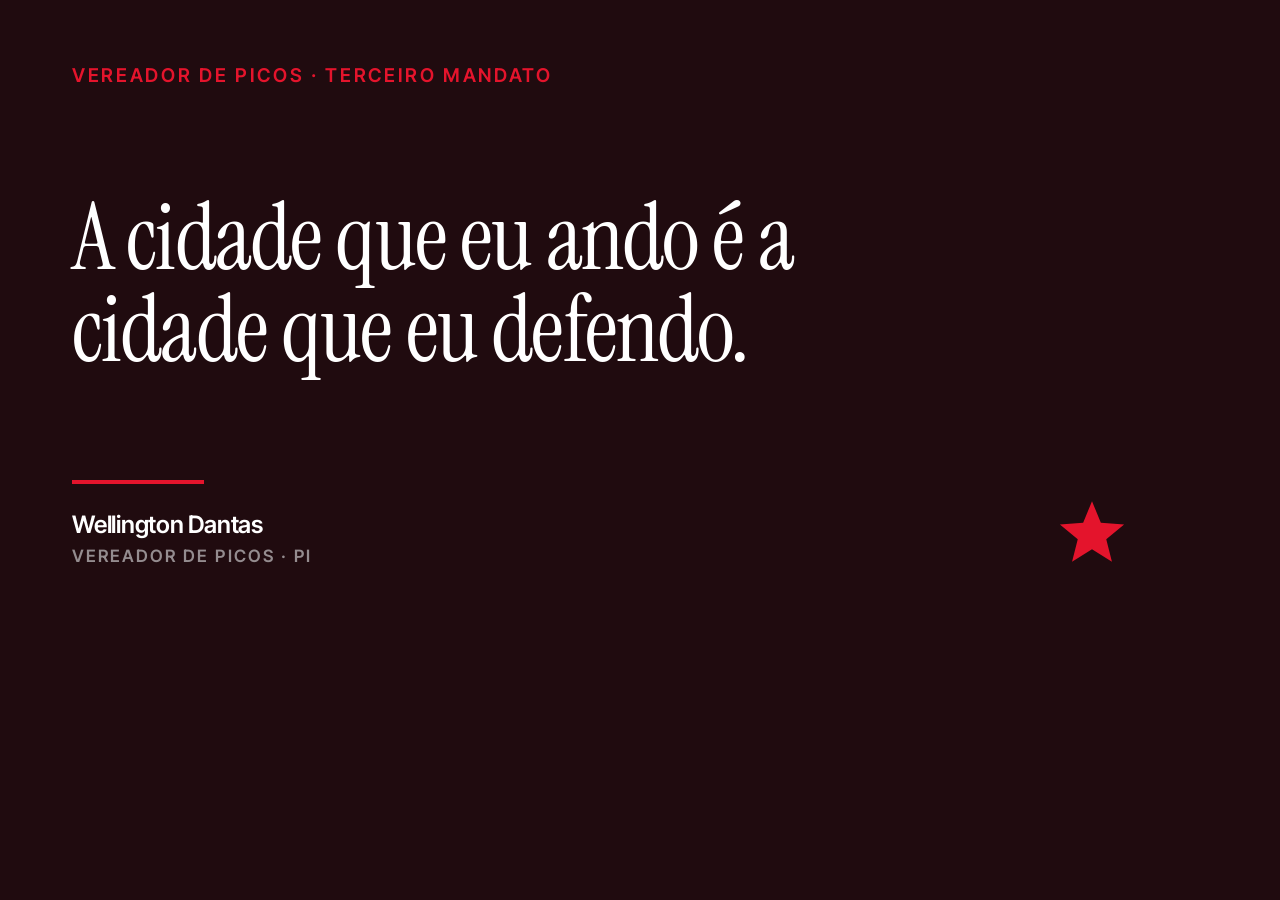
<file: scripts/og.html>
<!doctype html>
<html lang="pt-BR">
<head>
<meta charset="utf-8">
<title>Cartão de compartilhamento</title>
<!-- Fonte do arquivo img/og.png. Para regerar:
     chrome --headless=new --disable-gpu --hide-scrollbars --window-size=1200,630 \
            --screenshot="img/og.png" "file:///.../scripts/og.html"
     É a imagem que aparece quando o link do site é colado no WhatsApp. -->
<link rel="stylesheet" href="../css/fontes.css">
<style>
  * { margin: 0; padding: 0; box-sizing: border-box; }
  html, body { width: 1200px; height: 630px; overflow: hidden; }
  body {
    background: #200B0F; color: #fff;
    font-family: "Inter Tight", system-ui, sans-serif;
    display: grid; grid-template-rows: auto 1fr auto;
    padding: 64px 72px;
  }
  .olho {
    font-size: 19px; letter-spacing: .14em; text-transform: uppercase;
    font-weight: 600; color: #E4142C;
  }
  h1 {
    font-family: "Instrument Serif", Georgia, serif; font-weight: 400;
    font-size: 92px; line-height: 1.0; letter-spacing: -.02em;
    align-self: center; max-width: 22ch;
  }
  .pe { display: flex; align-items: end; justify-content: space-between; gap: 40px; }
  .pe p { font-size: 24px; font-weight: 600; letter-spacing: -.01em; }
  .pe span { display: block; font-size: 17px; font-weight: 600; color: #948C8F; margin-top: 7px; letter-spacing: .12em; text-transform: uppercase; }
  .risco { width: 132px; height: 4px; background: #E4142C; margin-bottom: 26px; }
  svg { width: 72px; height: 72px; flex: 0 0 auto; }
</style>
</head>
<body>
  <p class="olho">Vereador de Picos · Terceiro mandato</p>
  <h1>A cidade que eu ando é a cidade que eu defendo.</h1>
  <div class="pe">
    <div>
      <div class="risco"></div>
      <p>Wellington Dantas<span>Vereador de Picos · PI</span></p>
    </div>
    <svg viewBox="0 0 24 24" aria-hidden="true"><path fill="#E4142C" d="M12 2.4 14.95 9.6 22.7 10.15 16.75 15.05 18.65 22.6 12 18.4 5.35 22.6 7.25 15.05 1.3 10.15 9.05 9.6Z"/></svg>
  </div>
</body>
</html>
</file>
<file: css/fontes.css>
/* Fontes do site — arquivos locais, servidos pelo próprio domínio.
 *
 * Regra-zero: nenhuma requisição a terceiro no caminho crítico. Google Fonts
 * fora. Os dois arquivos estão em /fontes e vieram embutidos no mockup v2.
 *
 * Inter Tight é variável (100–900): um arquivo cobre todos os pesos.
 */
@font-face {
  font-family: "Inter Tight";
  src: url("../fontes/inter-tight.woff2") format("woff2-variations");
  font-weight: 100 900;
  font-style: normal;
  font-display: swap;
}

@font-face {
  font-family: "Instrument Serif";
  src: url("../fontes/instrument-serif.woff2") format("woff2");
  font-weight: 400;
  font-style: normal;
  font-display: swap;
}
</file>
<file: css/tokens.css>
/* tokens.css — a paleta, a tipografia e a medida. Uma vez só.
 *
 * Antes disto, o mesmo vermelho estava escrito em quatro arquivos com três
 * nomes diferentes: `--pt-vermelho` na home, `--vm` no gabinete e na
 * trajetória, `--vermelho` no assistente. Ninguém errou nada — mas nada
 * garantia que continuassem iguais, e o dia em que um deles mudasse o site
 * teria duas marcas sem que nenhuma régua reclamasse.
 *
 * Os nomes curtos ficam como APELIDOS do nome canônico, não como cópias do
 * valor. É o que permite trocar a folha embaixo de `gabinete.css` e
 * `trajetoria.css` sem reescrever cada regra que já usa `var(--vm)` — e é o
 * que faz uma mudança de cor valer nas três páginas de uma vez.
 *
 * Ordem de carregamento nas três páginas, sem exceção:
 *   fontes.css → tokens.css → topo.css → [site|gabinete|trajetoria].css
 *
 * Riva's Alexandre · 01/09/2026
 */

:root {
  /* marca */
  --pt-vermelho: #E4142C;
  --pt-vermelho-fundo: #B5121E;
  --brasa: #A40E20;

  /* tinta e papel */
  --tinta: #202020;
  --noite: #200B0F;
  --aco: #6A6B6B;
  --aco-claro: #948C8F;
  --linha: #D5D7D9;
  --papel: #F3F5F7;
  --branco: #FFFFFF;

  /* situação — verde e âmbar do mural */
  --verde: #1B6B36;
  --ambar: #8A5A00;

  /* tipografia */
  --sans: "Inter Tight", system-ui, sans-serif;
  --serif: "Instrument Serif", Georgia, serif;

  /* medida */
  --wrap: 1180px;
  --gut: clamp(20px, 5vw, 48px);

  /* escala de espaço — nasceu no gabinete e serve a qualquer página */
  --s1: 8px;
  --s2: 16px;
  --s3: 24px;
  --s4: 40px;
  --s5: 64px;
  --s6: 96px;

  /* apelidos: mesma cor, nome curto. Não são valores novos. */
  --vm: var(--pt-vermelho);
  --vf: var(--pt-vermelho-fundo);
  --vermelho: var(--pt-vermelho);
  --vermelho-fundo: var(--pt-vermelho-fundo);
}
</file>
<file: css/topo.css>
/* topo.css — a assinatura e a barra. O mesmo componente nas três páginas.
 *
 * O defeito que originou este arquivo: a home dizia `<b>Wellington Dantas</b>`
 * e o Gabinete Aberto dizia `<b>Gabinete Aberto</b>`, com o nome do vereador
 * rebaixado à segunda linha. A trajetória não tinha cabeçalho nenhum. Três
 * páginas do mesmo mandato, três assinaturas — e a causa não era descuido de
 * quem escreveu o HTML: era não existir componente. Cada página carregava o
 * seu próprio CSS e desenhava o topo de novo.
 *
 * Regra que este arquivo impõe: **a linha forte é sempre "Wellington Dantas"**.
 * O nome da página vira rótulo acima do `<h1>`, na classe `.olho`, que é o
 * padrão que o site já usa em ENTREGAS, A CAUSA e RECURSOS.
 *
 * As regras vieram de `base.css` sem alteração de valor — o desenho aprovado
 * não muda, só passa a morar num lugar só. `base.css` perdeu o bloco do topo,
 * e é a primeira vez que ele é tocado desde o mockup: a alternativa era manter
 * duas definições disputando a cascata, que é o defeito de novo com outra cara.
 *
 * Riva's Alexandre · 01/09/2026
 */

/* Pular para o conteúdo — o primeiro elemento focável de qualquer página.
 *
 * Morava em `site.css`, que só a home carrega: no Gabinete Aberto e na
 * trajetória quem navega por teclado tinha que atravessar o menu inteiro toda
 * vez, e no celular o menu agora tem sete links em duas linhas. O componente é
 * do topo, então ele mora com o topo.
 *
 * Escondido fora da tela até receber foco, e não com `display:none` — elemento
 * com display:none não recebe foco, e o link deixaria de existir para quem
 * mais precisa dele. */
.pular {
  position: absolute;
  left: -9999px;
  top: 0;
  z-index: 99;
  background: var(--pt-vermelho);
  color: var(--branco);
  padding: 12px 18px;
  font-size: 14px;
  font-weight: 600;
}
.pular:focus { left: 0; }

.topo {
  border-bottom: 1px solid var(--linha);
  background: rgba(243, 245, 247, .92);
  backdrop-filter: blur(6px);
  position: sticky;
  top: 0;
  z-index: 9;
}
.topo__in { display: flex; align-items: center; gap: 40px; height: 74px; }

.marca {
  display: flex;
  flex-direction: row;
  align-items: center;
  gap: 11px;
  line-height: 1.15;
}
.marca__tx { display: flex; flex-direction: column; line-height: 1.15; }
.marca__n { font-weight: 600; font-size: 16px; letter-spacing: -.01em; }
.marca__t {
  font-size: 10.5px;
  letter-spacing: .1em;
  text-transform: uppercase;
  font-weight: 600;
  color: var(--aco);
}

/* A estrela entra no lugar do monograma "WD": monograma de iniciais não diz
 * nada e some em tamanho pequeno; a estrela de cinco pontas é reconhecida
 * antes de qualquer palavra ser lida. O alinhamento é óptico — ela acompanha a
 * altura das duas linhas de texto, não a caixa do desenho. */
.estrela { width: 26px; height: 26px; flex: 0 0 auto; fill: var(--pt-vermelho); display: block; }

.nav { display: flex; gap: 26px; margin-left: auto; font-size: 15px; color: var(--aco); }
.nav a { color: inherit; text-decoration: none; }
.nav a:hover { color: var(--tinta); }
.nav a[aria-current="page"] { color: var(--tinta); font-weight: 600; }

.topo a:focus-visible,
.topo button:focus-visible { outline: 2px solid var(--pt-vermelho); outline-offset: 3px; border-radius: 1px; }

/* ---------------------------------------------------------------------------
 * O menu no celular — e no notebook pequeno.
 *
 * `base.css` escondia `.nav` abaixo de 820px e não punha nada no lugar: nem
 * sanduíche, nem lista. No telefone o cabeçalho ficava com o nome e o botão, e
 * mais nada — a Trajetória e o Gabinete Aberto, que são PÁGINAS e não âncoras,
 * ficavam inalcançáveis.
 *
 * Sem sanduíche de propósito. Menu escondido atrás de um botão precisa de JS
 * para abrir, e aqui a página tem que funcionar com o JS desligado. Uma linha
 * de links que quebra em duas custa 44px de altura e mostra tudo.
 *
 * 1024 e não 820: entre 820 e 1024 a barra ainda cabia numa linha só no papel,
 * mas espremida — "Gabinete Aberto" quebrava em duas linhas dentro do próprio
 * link. A faixa do meio é o notebook pequeno e o tablet deitado.
 * ------------------------------------------------------------------------- */
@media (max-width: 1024px) {
  .topo__in { flex-wrap: wrap; height: auto; gap: 12px 20px; padding-top: 12px; padding-bottom: 12px; }
  .marca { margin-right: auto; }
  .nav {
    display: flex;
    flex-wrap: wrap;
    order: 3;
    flex-basis: 100%;
    margin-left: 0;
    gap: 8px 18px;
    font-size: 14px;
  }
  /* A página em que se está vem primeiro, depois as outras duas. */
  .nav a[href$=".html"], .nav a[data-pagina] {
    color: var(--tinta);
    font-weight: 600;
    border-bottom: 2px solid var(--pt-vermelho);
    padding-bottom: 1px;
  }
}

@media (max-width: 560px) {
  .estrela { width: 22px; height: 22px; }
}

/* ---------------------------------------------------------------------------
 * Variante escura — a trajetória.
 *
 * A trajetória é cena cheia: o topo tem que ficar SOBRE ela, não empurrá-la.
 * Por isso `position:absolute` e não `sticky` — sticky reservaria 74px no
 * fluxo e a primeira tela nasceria cortada, que é justamente o efeito que a
 * página existe para produzir.
 * ------------------------------------------------------------------------- */
.topo--escuro {
  position: absolute;
  top: 0; left: 0; right: 0;
  background: transparent;
  backdrop-filter: none;
  border-bottom: 0;
  z-index: 6;
}
.topo--escuro .marca__n { color: var(--branco); }
.topo--escuro .marca__t { color: rgba(255, 255, 255, .70); }
.topo--escuro .estrela { fill: var(--branco); }
.topo--escuro .nav { color: rgba(255, 255, 255, .78); }
.topo--escuro .nav a:hover { color: var(--branco); }
.topo--escuro .nav a[href$=".html"] { color: var(--branco); border-bottom-color: var(--branco); }
.topo--escuro a:focus-visible { outline-color: var(--branco); }

/* Na trajetória a marca é a única saída da peça, e alvo de toque de 20px de
 * altura é menos da metade dos 44px mínimos: no celular o dedo erra e acerta a
 * zona de avançar que fica atrás. Então ela ganha área, opacidade cheia e
 * altura mínima — e a segunda linha diz "Voltar ao site", porque "Vereador de
 * Picos" não informa que aquilo é um botão. A linha forte continua sendo o
 * nome, que é a regra do componente. */
.topo--escuro .marca {
  min-height: 44px;
  padding: 4px 10px 4px 0;
  opacity: 1;
  position: relative;
  z-index: 8;
}
</file>
<file: css/base.css>
/* Os tokens saíram para css/tokens.css e o topo para css/topo.css. É a
 * primeira vez que este arquivo é tocado desde o mockup, e o motivo é o
 * único que justifica: as três páginas precisavam do mesmo componente, e
 * manter duas definições disputando a cascata seria o defeito de novo com
 * outra cara. Nenhum valor mudou. */
*{box-sizing:border-box;margin:0;padding:0}
html{-webkit-text-size-adjust:100%;scroll-behavior:smooth}
body{background:var(--papel);color:var(--tinta);font-family:var(--sans);font-size:17px;line-height:1.6;-webkit-font-smoothing:antialiased}
.wrap{max-width:var(--wrap);margin:0 auto;padding-inline:var(--gut)}
a{color:inherit;text-decoration:none}
h1,h2,h3{font-weight:600;letter-spacing:-.02em;line-height:1.06}
h1{font-family:var(--serif);font-weight:400;letter-spacing:-.01em;font-size:clamp(40px,7.4vw,92px);line-height:1.0}
h2{font-size:clamp(26px,3.4vw,40px)}
h2.serif{font-family:var(--serif);font-weight:400;font-size:clamp(30px,4vw,50px);line-height:1.05}
h3{font-size:19px;letter-spacing:-.01em}
.olho{font-size:12px;letter-spacing:.16em;text-transform:uppercase;color:var(--aco);font-weight:500}
.olho--cl{color:var(--aco-claro)}
.lide{font-size:19px;color:var(--aco);max-width:52ch}
.lide--sm{font-size:17px}

.btn{display:inline-block;background:var(--pt-vermelho);color:var(--branco);font-size:15px;font-weight:600;padding:13px 22px;border:0;border-radius:2px;cursor:pointer;transition:background .15s}
.btn:hover{background:var(--brasa)}
.btn--pq{padding:9px 16px;font-size:14px}
.btn--cl{background:var(--branco);color:var(--noite)}
.lnk{font-size:15px;font-weight:500;border-bottom:1px solid var(--linha);padding-bottom:2px}
.lnk:hover{border-color:var(--pt-vermelho)}
.lnk--cl{color:var(--branco);border-color:rgba(255,255,255,.28)}


/* HERO tipográfico */
.hero{position:relative;padding:clamp(72px,12vw,150px) 0 clamp(60px,8vw,104px);overflow:hidden}
.hero__tex{position:absolute;inset:0;pointer-events:none;
  background:repeating-linear-gradient(90deg,rgba(32,32,32,.05) 0 1px,transparent 1px 34px);
  -webkit-mask-image:linear-gradient(180deg,rgba(0,0,0,.85),transparent 78%);
  mask-image:linear-gradient(180deg,rgba(0,0,0,.85),transparent 78%)}
.hero__in{position:relative}
.hero .olho{margin-bottom:30px}
.hero h1{margin-bottom:44px;max-width:16ch}
.hero h1::after{content:"";display:block;width:96px;height:4px;background:var(--pt-vermelho);margin-top:36px}
.hero__pe{display:grid;grid-template-columns:1.1fr .9fr;gap:clamp(24px,5vw,60px);align-items:end}
.hero__ac{display:flex;align-items:center;gap:24px;flex-wrap:wrap;justify-self:start}

/* números */
.nums{border-block:1px solid var(--linha);background:var(--branco)}
.nums__l{list-style:none;display:grid;grid-template-columns:repeat(4,1fr)}
.nums__l li{padding:34px 0 32px;border-left:1px solid var(--linha)}
.nums__l li:first-child{border-left:0}
.nums__l li:not(:first-child){padding-left:28px}
.nums__l b{display:block;font-size:clamp(34px,4.6vw,54px);font-weight:600;letter-spacing:-.035em;line-height:1;font-variant-numeric:tabular-nums}
.nums__l li:first-child b{color:var(--pt-vermelho)}
.nums__l span{display:block;font-size:14px;color:var(--aco);margin-top:9px}

/* trajetória */
.traj{padding:clamp(60px,8vw,100px) 0 clamp(50px,6vw,78px)}
.traj__in{display:grid;grid-template-columns:200px 1fr;gap:clamp(24px,5vw,60px);align-items:start;margin-bottom:clamp(44px,6vw,72px)}
.traj__d{font-family:var(--serif);font-size:clamp(22px,2.5vw,30px);line-height:1.34;letter-spacing:-.01em;max-width:36ch}
.traj__d b{font-weight:400;box-shadow:inset 0 -2px 0 var(--pt-vermelho)}
.linha{list-style:none;display:grid;grid-template-columns:repeat(5,1fr);border-top:1px solid var(--linha)}
.linha li{padding:22px 22px 4px 0;position:relative}
.linha li::before{content:"";position:absolute;top:-4px;left:0;width:7px;height:7px;border-radius:50%;background:var(--linha)}
.linha li.is-on::before{background:var(--pt-vermelho)}
.linha li.is-on::after{content:"";position:absolute;top:-1px;left:0;right:22px;height:2px;background:var(--pt-vermelho)}
.linha__a{display:block;font-size:12px;letter-spacing:.14em;text-transform:uppercase;color:var(--aco);margin-bottom:9px}
.linha b{display:block;font-size:17px;font-weight:600;letter-spacing:-.01em;margin-bottom:6px}
.linha p{font-size:14px;color:var(--aco)}

/* causa */
.band{background:var(--noite);color:var(--branco);padding:clamp(60px,8vw,104px) 0}
.band__in{display:grid;grid-template-columns:1fr 1fr;gap:clamp(32px,6vw,80px);align-items:start}
.band__txt .olho{margin-bottom:22px}
.band__txt h2{margin-bottom:22px}
.band__txt p{color:var(--aco-claro);max-width:44ch;margin-bottom:28px}
.uni__t{font-size:12px;letter-spacing:.14em;text-transform:uppercase;color:var(--aco-claro);margin-bottom:18px}
.uni__g{display:grid;grid-template-columns:repeat(10,1fr);gap:7px;max-width:330px}
.uni__g i{display:block;aspect-ratio:1;background:rgba(255,255,255,.16);border-radius:1px}
.uni__g i.on{background:var(--pt-vermelho)}
.uni__leg{list-style:none;display:flex;flex-wrap:wrap;gap:8px 26px;margin-top:22px;font-size:14px;color:var(--aco-claro)}
.uni__leg li{display:flex;align-items:center;gap:9px}
.uni__leg i{width:10px;height:10px;background:rgba(255,255,255,.16);border-radius:1px;flex:none}
.uni__leg i.on{background:var(--pt-vermelho)}
.uni__leg em{font-style:normal;color:var(--branco);font-variant-numeric:tabular-nums}
.uni__f{margin-top:26px;padding-top:20px;border-top:1px solid rgba(255,255,255,.16);font-size:15px;color:var(--aco-claro);max-width:44ch}
.uni__f b{color:var(--branco);font-weight:600}
.uni__f span{display:block;margin-top:10px;font-size:12.5px;letter-spacing:.02em}

/* entregas */
.ent{padding:clamp(60px,8vw,100px) 0 clamp(40px,5vw,60px)}
.sec__cab{display:flex;justify-content:space-between;align-items:end;gap:32px;flex-wrap:wrap;margin-bottom:46px}
.sec__cab .olho{margin-bottom:16px}
.busca{display:flex;gap:8px}
.busca input{font:inherit;font-size:15px;padding:12px 15px;border:1px solid var(--linha);border-radius:2px;background:var(--branco);min-width:270px;color:var(--tinta)}
.busca input:focus{outline:2px solid var(--pt-vermelho);outline-offset:1px;border-color:transparent}
.ent__l{list-style:none;border-top:1px solid var(--linha)}
.ent__l li{display:grid;grid-template-columns:76px 1fr auto;gap:26px;align-items:baseline;padding:26px 0;border-bottom:1px solid var(--linha)}
.ent__ano{font-size:14px;color:var(--aco);font-variant-numeric:tabular-nums}
.ent__c p{font-size:15px;color:var(--aco);margin-top:6px;max-width:64ch}
.tag{font-size:12px;letter-spacing:.1em;text-transform:uppercase;color:var(--pt-vermelho-fundo);font-weight:600;white-space:nowrap}

/* território */
.terr{padding:clamp(50px,7vw,90px) 0}
.terr .olho{margin-bottom:16px}
.terr h2{margin-bottom:16px}
.terr .lide{margin-bottom:40px}
.terr__g{list-style:none;display:grid;grid-template-columns:repeat(5,1fr);border-top:1px solid var(--linha);border-left:1px solid var(--linha)}
.terr__g li{border-right:1px solid var(--linha);border-bottom:1px solid var(--linha)}
.terr__g a{display:block;padding:17px 16px;font-size:15.5px;letter-spacing:-.01em;background:var(--branco);transition:background .12s,color .12s}
.terr__g a:hover{background:var(--pt-vermelho);color:var(--branco)}
.terr__g li.is-on a{color:var(--pt-vermelho-fundo);font-weight:600}
.terr__g li.is-on a:hover{color:var(--branco)}

/* OPA */
.opa{background:var(--branco);border-block:1px solid var(--linha);padding:clamp(56px,7vw,94px) 0}
.opa .olho{margin-bottom:16px}
.opa h2{margin-bottom:44px}
.opa__l{list-style:none;display:grid;grid-template-columns:repeat(4,1fr);gap:0}
.opa__l li{padding:0 26px 0 0;border-left:1px solid var(--linha);padding-left:24px}
.opa__l li:first-child{border-left:0;padding-left:0}
.opa__l span{display:block;font-size:13px;font-weight:600;letter-spacing:.1em;color:var(--pt-vermelho);margin-bottom:14px;font-variant-numeric:tabular-nums}
.opa__l b{display:block;font-size:18px;letter-spacing:-.01em;margin-bottom:8px}
.opa__l p{font-size:15px;color:var(--aco)}

/* câmara */
.cam{padding:clamp(60px,8vw,100px) 0}
.cam__in{display:grid;grid-template-columns:1fr 1fr;gap:clamp(32px,6vw,80px);align-items:start}
.cam__in .olho{margin-bottom:16px}
.cam__in h2{margin-bottom:20px}
.cam__in .lide{margin-bottom:28px}
.cad .uni__t{color:var(--aco)}
.cad__g{display:grid;grid-template-columns:repeat(9,1fr);gap:9px;max-width:360px}
.cad__g i{display:block;aspect-ratio:1;border-radius:50%;background:var(--linha)}
.cad__g i.on{background:var(--pt-vermelho)}
.cad__leg{list-style:none;display:grid;grid-template-columns:repeat(3,1fr);gap:14px 20px;margin-top:28px;border-top:1px solid var(--linha);padding-top:20px}
.cad__leg li{display:flex;justify-content:space-between;align-items:baseline;gap:10px;font-size:14px;color:var(--aco);border-bottom:1px solid var(--linha);padding-bottom:9px}
.cad__leg b{color:var(--tinta);font-variant-numeric:tabular-nums}
.cad__leg li.is-on{color:var(--pt-vermelho-fundo);font-weight:600}
.cad__leg li.is-on b{color:var(--pt-vermelho-fundo)}

/* mídia */
.mid{background:var(--branco);border-top:1px solid var(--linha);padding:clamp(56px,7vw,94px) 0}
.mid .olho{margin-bottom:16px}
.mid h2{margin-bottom:40px}
.mid__l{list-style:none;border-top:1px solid var(--linha)}
.mid__l a{display:flex;justify-content:space-between;align-items:baseline;gap:26px;padding:22px 0;border-bottom:1px solid var(--linha)}
.mid__l span{font-size:18px;letter-spacing:-.01em}
.mid__l em{font-style:normal;font-size:13px;letter-spacing:.1em;text-transform:uppercase;color:var(--aco);white-space:nowrap}
.mid__l a:hover span{color:var(--pt-vermelho-fundo)}

/* participe */
.part{background:var(--pt-vermelho-fundo);color:var(--branco);padding:clamp(52px,7vw,88px) 0}
.part__in{display:flex;justify-content:space-between;align-items:center;gap:40px;flex-wrap:wrap}
.part__in .olho{color:rgba(255,255,255,.75);margin-bottom:16px}
.part__in h2{margin-bottom:12px}
.part__in p{color:rgba(255,255,255,.85);max-width:42ch}
.part__ac{display:flex;flex-direction:column;align-items:flex-start;gap:16px}

/* rodapé */
.rod{background:var(--noite);color:var(--branco);padding:56px 0 26px}
.rod__in{display:flex;justify-content:space-between;gap:32px;flex-wrap:wrap;padding-bottom:34px;border-bottom:1px solid rgba(255,255,255,.14)}
.rod__id{display:flex;gap:20px;align-items:flex-start}
.selo{width:56px;height:56px;flex:none;color:var(--pt-vermelho)}
.rod__n{font-weight:600;font-size:17px}
.rod__t{font-size:14px;color:var(--aco-claro);margin-top:7px;max-width:46ch}
.rod__nav{display:flex;flex-direction:column;gap:9px;font-size:15px;color:var(--aco-claro)}
.rod__nav a:hover{color:var(--branco)}
.rod__fim{display:flex;justify-content:space-between;gap:20px;flex-wrap:wrap;padding-top:20px;font-size:13px;color:var(--aco-claro)}

@media (max-width:1000px){
  .terr__g{grid-template-columns:repeat(3,1fr)}
  .linha{grid-template-columns:repeat(3,1fr);gap:0 0}
  .linha li{padding-bottom:22px}
  .opa__l{grid-template-columns:1fr 1fr;gap:28px 0}
}
@media (max-width:820px){
  .nav{display:none}
  .hero__pe,.band__in,.cam__in,.traj__in{grid-template-columns:1fr}
  .traj__in{gap:16px}
  .nums__l{grid-template-columns:1fr 1fr}
  .nums__l li{border-left:0;border-top:1px solid var(--linha);padding:24px 0 22px}
  .nums__l li:nth-child(2n){padding-left:24px;border-left:1px solid var(--linha)}
  .nums__l li:first-child,.nums__l li:nth-child(2){border-top:0}
  .linha{grid-template-columns:1fr;border-top:0}
  .linha li{border-top:1px solid var(--linha);padding:20px 0}
  .linha li.is-on::after{right:0}
  .terr__g{grid-template-columns:repeat(2,1fr)}
  .opa__l{grid-template-columns:1fr;gap:0}
  .opa__l li{border-left:0;padding-left:0;border-top:1px solid var(--linha);padding-top:22px;padding-bottom:22px}
  .opa__l li:first-child{border-top:0;padding-top:0}
  .ent__l li{grid-template-columns:1fr;gap:8px}
  .tag{justify-self:start}
  .busca{width:100%}.busca input{min-width:0;flex:1}
  .cad__leg{grid-template-columns:1fr 1fr}
  .uni__g{max-width:100%}
}
</file>
<file: css/site.css>
/* Acréscimos do site sobre o CSS do mockup.
 *
 * O `base.css` é o mockup aprovado, intocado. Tudo que o site ganhou depois —
 * filtro de bairro, resumo, mapa, estados vazios — mora aqui, para que a
 * revisão de design continue olhando um arquivo só.
 *
 * Régua herdada: zero gradiente, zero sombra, raio máximo 2px, vermelho em no
 * máximo ~10% da tela, duas famílias tipográficas.
 */

/* O atributo [hidden] vale display:none pela folha do navegador — e qualquer
 * classe com `display` ganha dele por especificidade. Dois elementos deste
 * site caíram nisso: a faixa de filtro aparecia vazia no carregamento e o
 * indicador de digitando ficava permanentemente aceso. Esta linha fecha a
 * porta para os próximos. */
[hidden] { display: none !important; }


/* A assinatura (marca, estrela) e a barra foram para css/topo.css, que as
 * três páginas carregam. O rodapé continua aqui — ele é da home. */
.estrela--rod { width: 46px; height: 46px; }

.rod__c {
  font-size: 11.5px;
  letter-spacing: .1em;
  text-transform: uppercase;
  font-weight: 600;
  color: var(--aco-claro);
  margin-top: 3px;
}
.rod__t { margin-top: 14px; }

@media (max-width: 560px) {
  .estrela--rod { width: 34px; height: 34px; }
}


/* hero com retrato
 *
 * Duas colunas quando existe fotografia; uma só quando não existe — o bloco do
 * retrato é gerado por scripts/gerar.mjs e simplesmente não aparece enquanto o
 * arquivo não estiver no repositório. `1fr auto` cuida dos dois casos sem
 * precisar de classe condicional.
 */
/* As duas colunas compartilham as duas linhas: o topo do retrato na altura do
 * olho, a base do retrato na base dos botões. Antes o retrato ia do topo da
 * seção até o rodapé do texto e o texto ficava colado embaixo — 191px de
 * desencontro, e a foto parecia pendurada em vez de composta. */
.hero__in {
  display: grid;
  grid-template-columns: 1fr auto;
  gap: clamp(28px, 5vw, 64px);
  align-items: stretch;
}
/* Com o retrato ao lado, a coluna de texto encurta: o `max-width:16ch` e o
 * corpo de 92px do mockup, feitos para a largura inteira, passam a quebrar a
 * manchete no lugar errado. Aqui quem manda na quebra é o <br> da frase. */
/* A altura da linha é dada pelo retrato. Sem isto o texto encosta no topo e
 * sobra um vão morto embaixo: os quadros alinham, o conteúdo não. Com o
 * `margin-top:auto`, os botões fecham na mesma base da foto e o ar fica onde
 * ar de manchete deve ficar — entre o título e a linha de apoio. */
.hero__txt { display: flex; flex-direction: column; }
.hero__txt h1 { max-width: none; font-size: clamp(36px, 5.1vw, 66px); }
.hero__txt .hero__pe { margin-top: auto; }

.hero__retrato {
  position: relative;
  margin: 0;
  width: clamp(230px, 27vw, 356px);
}
/* A imagem sai do fluxo de propósito. Enquanto ela ocupava altura, era o 3:4
 * dela que definia a altura da faixa (453px) contra 385px de texto — e a
 * diferença virava um buraco no meio da coluna da esquerda, entre o filete
 * vermelho e a linha de apoio. Fora do fluxo, quem define a altura é o texto,
 * e a foto preenche exatamente essa medida. */
.hero__retrato img {
  position: absolute;
  inset: 0;
  display: block;
  width: 100%;
  height: 100%;
  object-fit: cover;
  /* o enquadramento fica no alto: corta a base do microfone, não a testa */
  object-position: 50% 16%;
  background: var(--papel);
  /* Sem dessaturação: nesta fotografia o vermelho dominante é a camisa — a
   * mesma tinta do filete e do botão. Ela soma à paleta em vez de disputar
   * com ela, ao contrário da madeira alaranjada do plenário. */
}
/* A legenda sai do bloco alinhado e desce para o respiro da seção: se ela
 * ocupasse altura dentro da coluna, roubaria da foto e desalinharia a base. */
.hero__retrato figcaption {
  position: absolute;
  top: calc(100% + 10px);
  left: 0;
  width: 100%;
  font-size: 12px;
  letter-spacing: .06em;
  text-transform: uppercase;
  color: var(--aco);
}

/* Retrato provisório: a legenda não pode passar despercebida, mas também não
 * pode virar tarja e estragar a apresentação. Filete vermelho e o "gerada por
 * IA" em negrito bastam para quem lê. */
.hero__retrato--prov figcaption {
  border-left: 2px solid var(--pt-vermelho);
  padding-left: 9px;
  text-transform: none;
  letter-spacing: 0;
  font-size: 12.5px;
  line-height: 1.45;
}
.hero__retrato--prov figcaption b { color: var(--pt-vermelho-fundo); font-weight: 600; }

@media (max-width: 900px) {
  .hero__in { grid-template-columns: 1fr; }
  .hero__retrato { order: -1; width: min(300px, 66vw); }
  /* em coluna única não há texto ao lado para dar a altura: a imagem volta ao
     fluxo e leva a proporção consigo */
  .hero__retrato img { position: static; height: auto; aspect-ratio: 5 / 6; }
  /* em coluna única não há base para alinhar: a legenda volta ao fluxo */
  .hero__retrato figcaption { position: static; margin-top: 10px; }
}

/* onde buscar ajuda
 *
 * Este bloco fica dentro da seção escura da causa, logo depois do dado de
 * feminicídio. Publicar 37 mortes e nenhum caminho de saída é deixar o dado
 * sem porta — e quem chega a essa parte da página pode estar chegando por um
 * motivo. Os números são toque-para-ligar e são os maiores da seção.
 */
.socorro {
  grid-column: 1 / -1;
  margin-top: 40px;
  border: 1px solid rgba(255, 255, 255, .28);
  border-left: 3px solid var(--pt-vermelho);
  padding: 24px 24px 22px;
}
.socorro__t {
  font-size: 12px;
  letter-spacing: .14em;
  text-transform: uppercase;
  font-weight: 600;
  color: var(--branco);
  margin-bottom: 18px;
}
.socorro__l { list-style: none; display: grid; gap: 12px; margin-bottom: 20px; }
.socorro__l a {
  display: flex;
  align-items: baseline;
  gap: 16px;
  min-height: 48px;
  padding: 10px 12px;
  background: rgba(255, 255, 255, .07);
  border: 1px solid rgba(255, 255, 255, .2);
}
.socorro__l a:hover { background: var(--pt-vermelho); border-color: var(--pt-vermelho); }
.socorro__l a:focus-visible { outline: 2px solid var(--branco); outline-offset: 2px; }
.socorro__l b {
  font-size: 34px;
  font-weight: 600;
  line-height: 1;
  letter-spacing: -.02em;
  font-variant-numeric: tabular-nums;
  color: var(--branco);
  flex: 0 0 auto;
}
.socorro__l span { font-size: 14px; color: rgba(255, 255, 255, .86); }
.socorro__n, .socorro__p { font-size: 14px; color: rgba(255, 255, 255, .82); line-height: 1.55; }
.socorro__n { margin-bottom: 12px; }
.socorro__n b, .socorro__p b { color: var(--branco); font-weight: 600; }
.socorro__p { font-size: 13px; color: rgba(255, 255, 255, .62); }

@media (max-width: 640px) {
  .socorro { padding: 18px 16px; }
  .socorro__l a { flex-direction: column; gap: 4px; }
}

/* entregas — resumo, filtro, fonte, vazio */
.ent__resumo {
  font-size: 16px;
  color: var(--aco);
  max-width: 72ch;
  margin: -26px 0 26px;
  line-height: 1.55;
}
.ent__resumo b { color: var(--tinta); font-weight: 600; }
.ent__resumo span { display: block; margin-top: 4px; font-size: 14px; }

.ent__filtro {
  display: flex;
  align-items: baseline;
  gap: 10px;
  font-size: 15px;
  color: var(--aco);
  border-left: 3px solid var(--pt-vermelho);
  padding: 8px 0 8px 14px;
  margin-bottom: 22px;
}
.ent__filtro b { color: var(--tinta); font-weight: 600; }
.ent__filtro .lnk { font-size: 14px; background: none; border: 0; cursor: pointer; padding: 0; }

.ent__f { color: var(--aco-claro); font-size: 13.5px; }

.ent__l li.is-off { display: none; }

.ent__vazio {
  padding: 34px 0 0;
  font-size: 16px;
  color: var(--aco);
  max-width: 62ch;
}
.ent__vazio a { color: var(--pt-vermelho-fundo); text-decoration: underline; text-underline-offset: 3px; }

/* território — contador, grade secundária, mapa */
.terr__g em {
  font-style: normal;
  font-size: 12px;
  font-variant-numeric: tabular-nums;
  color: var(--pt-vermelho-fundo);
  margin-left: 5px;
}
.terr__g a:hover em, .terr__g li.is-on a:hover em { color: var(--branco); }

.terr__nota {
  margin: 30px 0 12px;
  font-size: 13px;
  letter-spacing: .06em;
  text-transform: uppercase;
  color: var(--aco);
}
.terr__g--sec { grid-template-columns: repeat(3, 1fr); }

/* mapa interativo + painel
 *
 * O SVG é inline: dentro de <img> ele não recebe hover, clique nem foco, e
 * nenhuma destas regras alcançaria os polígonos.
 */
.mapa__grid {
  display: grid;
  grid-template-columns: 1fr 380px;
  gap: 28px;
  align-items: start;
  margin: 34px 0 16px;
}
.mapa {
  margin: 0;
  background: var(--branco);
  border: 1px solid var(--linha);
  padding: 16px 16px 10px;
}
#mapa { display: block; width: 100%; height: auto; }

/* O mapa estava praticamente invisível, e por dois motivos somados.
 *
 * 1. `fill:#fff` dentro de um cartão de fundo branco: contraste 1:1. O único
 *    separador era o traço — e polígono branco em fundo branco não é desenho,
 *    é a memória de um desenho.
 * 2. O traço media 2 unidades num viewBox de 2146 renderizado a ~640px, ou
 *    seja 0,6px na tela. `vector-effect: non-scaling-stroke` faz a espessura
 *    valer em pixel de tela, não em unidade do desenho — sem isso, foco e
 *    seleção também encolhiam 3,3× e sumiam.
 *
 * Agora o polígono sem registro tem fundo próprio contra o cartão, e o traço
 * é escuro o bastante para passar do mínimo de 3:1 de elemento gráfico. */
.reg {
  fill: #E8EBEF;
  stroke: #6A6B6B;
  stroke-width: 1.25;
  stroke-linejoin: round;
  vector-effect: non-scaling-stroke;
  cursor: pointer;
  transition: fill .12s;
}
.reg.nn { fill: #F7F8F9; stroke: #9AA0A6; cursor: default; }
.reg.on { fill: var(--pt-vermelho); stroke: var(--pt-vermelho-fundo); stroke-width: 1.5; }
.reg:hover { fill: #CBD2D9; }
.reg.on:hover, .reg.on.is-sel { fill: var(--pt-vermelho-fundo); }
.reg.is-sel { fill: #A8B2BC; stroke: var(--tinta); stroke-width: 2.5; }
.reg:focus { outline: none; }
.reg:focus-visible { stroke: var(--tinta); stroke-width: 3.5; }

/* Os rótulos vivem em unidades do viewBox (2146 de largura). A 19, como vinham
   do desenho, saíam a menos de 7px na tela — ilegíveis no desktop e piores no
   celular. A 40 chegam a ~14px na largura em que o mapa é servido; abaixo de
   700px o desenho fica pequeno demais para qualquer texto e os nomes saem de
   cena — quem lê nome usa o painel e a lista, que continuam completos. */
.lb {
  font-family: var(--sans);
  font-size: 40px;
  font-weight: 600;
  fill: var(--tinta);
  text-anchor: middle;
  letter-spacing: -.01em;
  paint-order: stroke;
  stroke: #fff;
  stroke-width: 10px;
  stroke-linejoin: round;
  pointer-events: none;
}
.lb.on { fill: #fff; stroke: var(--pt-vermelho-fundo); stroke-width: 9px; }

.mapa__leg {
  display: flex;
  flex-wrap: wrap;
  gap: 8px 20px;
  align-items: center;
  margin-top: 12px;
  padding-top: 12px;
  border-top: 1px solid var(--linha);
  font-size: 13px;
  color: var(--aco);
}
.mapa__leg span { display: flex; align-items: center; gap: 7px; }
.sw { width: 13px; height: 13px; border: 1.5px solid #9AA0A6; background: #fff; display: block; }
.sw.on { background: var(--pt-vermelho); border-color: var(--pt-vermelho-fundo); }
.sw.nn { background: #EDEFF2; }

.mapa__nota { font-size: 13.5px; color: var(--aco); max-width: 82ch; margin-bottom: 40px; }

.painel {
  background: var(--branco);
  border: 1px solid var(--linha);
  padding: 24px 22px 26px;
  position: sticky;
  top: 24px;
  min-height: 360px;
}
.painel h3 { font-size: 19px; font-weight: 600; letter-spacing: -.02em; margin-bottom: 10px; }
.painel__inicio .olho { margin-bottom: 12px; }
.painel__inicio p { font-size: 15px; color: var(--aco); }
.painel kbd {
  font: inherit; font-size: 12.5px; font-weight: 600;
  border: 1px solid var(--linha); border-radius: 2px; padding: 1px 5px; color: var(--tinta);
}
.painel__cab { padding-bottom: 16px; border-bottom: 2px solid var(--pt-vermelho); }
.painel__cab .olho { margin-bottom: 10px; }
.painel__cnt { font-size: 14px; color: var(--aco); margin-top: 6px; }

.painel__itens { list-style: none; }
.painel__itens li { padding: 16px 0; border-bottom: 1px solid var(--linha); }
.painel__t { display: flex; flex-wrap: wrap; gap: 8px; align-items: center; }
.painel__ano { font-size: 13px; color: var(--aco); font-variant-numeric: tabular-nums; }
.painel__sit { font-size: 11px; letter-spacing: .09em; text-transform: uppercase; color: var(--aco); }
.painel__sit.ok { color: #1B6B36; font-weight: 600; }
.painel__itens h4 { font-size: 16px; font-weight: 600; letter-spacing: -.01em; margin-top: 8px; }
.painel__itens p { font-size: 14.5px; color: var(--aco); margin-top: 4px; }
.painel__itens cite { display: block; font-style: normal; font-size: 12px; color: var(--aco-claro); margin-top: 8px; }
.painel__nada { font-size: 15px; color: var(--aco); margin-top: 16px; }
.painel .btn { margin-top: 20px; }

@media (max-width: 1000px) {
  .mapa__grid { grid-template-columns: 1fr; }
  .painel { position: static; min-height: 0; }
}
@media (max-width: 700px) {
  .lb { display: none; }
  .mapa { padding: 10px 10px 8px; }
  .mapa__leg { font-size: 12px; }
}

/* recursos que chegam a Picos
 * Seção de contexto, não de mandato: por isso não usa o vermelho dos cartões
 * de resultado do vereador. O aviso vem antes dos números, não depois. */
.rec { background: var(--branco); border-block: 1px solid var(--linha); padding: clamp(50px, 7vw, 88px) 0; }
.rec .olho { margin-bottom: 16px; }
.rec h2 { margin-bottom: 14px; }
.rec .lide { margin-bottom: 26px; }

.rec__aviso {
  border-left: 3px solid var(--pt-vermelho);
  padding: 12px 0 12px 16px;
  margin-bottom: 38px;
  max-width: 82ch;
  font-size: 15px;
  color: var(--aco);
}
.rec__aviso strong { color: var(--tinta); font-weight: 600; }

.rec__n {
  list-style: none;
  display: grid;
  grid-template-columns: repeat(3, 1fr);
  border-top: 1px solid var(--linha);
  margin-bottom: 44px;
}
.rec__n li { padding: 26px 22px 24px 0; border-left: 1px solid var(--linha); }
.rec__n li:first-child { border-left: 0; }
.rec__n li:not(:first-child) { padding-left: 22px; }
.rec__n b {
  display: block; font-size: clamp(26px, 3.4vw, 40px); font-weight: 600;
  letter-spacing: -.03em; line-height: 1; font-variant-numeric: tabular-nums;
}
/* O maior número desta seção não é conquista do vereador — então não usa a
 * cor com que o site marca o que é dele. Nesta seção o vermelho aparece só no
 * filete do aviso. Cor também atribui. */
.rec__n b { color: var(--tinta); }
.rec__n span { display: block; font-size: 15px; color: var(--tinta); margin-top: 10px; max-width: 26ch; font-weight: 600; letter-spacing: -.01em; }
/* o rótulo do portal fica embaixo do rótulo em português: a tradução é do
   site, a classificação é da Prefeitura, e as duas aparecem */
.rec__n em { display: block; font-style: normal; font-size: 13px; font-weight: 400; color: var(--aco); margin-top: 4px; }

.rec__soma {
  font-size: 15px; color: var(--aco);
  border-top: 1px solid var(--linha);
  padding-top: 18px; margin-bottom: 30px;
}
.rec__soma b { color: var(--tinta); font-weight: 600; font-variant-numeric: tabular-nums; }

.rec__t {
  font-size: 13px; letter-spacing: .06em; text-transform: uppercase;
  color: var(--aco); margin-bottom: 10px;
}
.rec__l { list-style: none; border-top: 1px solid var(--linha); margin-bottom: 34px; }
.rec__l li {
  display: grid; grid-template-columns: 1fr auto 190px; gap: 18px; align-items: baseline;
  padding: 13px 0; border-bottom: 1px solid var(--linha);
}
.rec__r { font-size: 15px; letter-spacing: -.01em; }
.rec__q { font-size: 13px; color: var(--aco); font-variant-numeric: tabular-nums; }
.rec__v { font-size: 15px; text-align: right; font-variant-numeric: tabular-nums; }

.rec__f { font-size: 14px; color: var(--aco); max-width: 82ch; line-height: 1.55; }
.rec__f b { color: var(--tinta); font-weight: 600; }
.rec__f span { display: block; margin-top: 8px; font-size: 12.5px; color: var(--aco-claro); }

@media (max-width: 820px) {
  .rec__n { grid-template-columns: 1fr; }
  .rec__n li { border-left: 0; border-bottom: 1px solid var(--linha); padding-left: 0 !important; }
  .rec__l li { grid-template-columns: 1fr auto; }
  .rec__v { grid-column: 1 / -1; text-align: left; color: var(--tinta); font-weight: 600; }
}

/* lançador do assistente
 * Só o botão vive na página. O chat inteiro — iframe, CSS, motor e base — só
 * entra no primeiro clique. */
.ia-fab {
  position: fixed;
  right: 20px;
  bottom: 20px;
  z-index: 60;
  display: flex;
  align-items: center;
  gap: 9px;
  min-height: 48px;
  padding: 12px 18px;
  border: 0;
  border-radius: 2px;
  background: var(--pt-vermelho-fundo);
  color: var(--branco);
  font: inherit;
  font-size: 14px;
  font-weight: 600;
  cursor: pointer;
}
.ia-fab:hover { background: var(--brasa); }
.ia-fab:focus-visible { outline: 2px solid var(--brasa); outline-offset: 3px; }
.ia-fab svg { flex: 0 0 auto; }

.ia-caixa {
  position: fixed;
  right: 20px;
  bottom: 80px;
  z-index: 70;
  width: 380px;
  height: min(560px, calc(100dvh - 110px));
  background: var(--branco);
  border: 1px solid var(--linha);
  display: none;
}
.ia-caixa.is-on { display: block; }
.ia-caixa iframe { width: 100%; height: 100%; border: 0; display: block; }

/* No celular o cartão flutuante come metade da tela e não sobra conversa:
 * abaixo de 640px o assistente ocupa a tela inteira. */
@media (max-width: 640px) {
  .ia-caixa { inset: 0; width: auto; height: auto; border: 0; }
  .ia-fab { right: 14px; bottom: 14px; padding: 12px 16px; }
  body.ia-aberto { overflow: hidden; }
  body.ia-aberto .ia-fab { display: none; }
}

/* mídia sem link — enquanto o clipping não é confirmado */
.mid__l--sem li {
  display: flex;
  justify-content: space-between;
  align-items: baseline;
  gap: 26px;
  padding: 22px 0;
  border-bottom: 1px solid var(--linha);
}
.mid__nota {
  margin-top: 18px;
  font-size: 13.5px;
  color: var(--aco);
}

/* participe */
.part__nota {
  font-size: 13.5px;
  color: rgba(255, 255, 255, .78);
  max-width: 46ch;
  margin: 0;
}

@media (max-width: 820px) {
  .terr__g--sec { grid-template-columns: repeat(2, 1fr); }
  .ent__resumo { margin-top: -10px; }
}

/* Quem pediu menos movimento no sistema recebe menos movimento aqui.
 * O `scroll-behavior:smooth` do mockup e as transições de cor do mapa são
 * exatamente o tipo de animação que causa desconforto vestibular — e o site
 * não perde nada sem elas. */
@media (prefers-reduced-motion: reduce) {
  html { scroll-behavior: auto; }
  *, *::before, *::after {
    animation-duration: .01ms !important;
    animation-iteration-count: 1 !important;
    transition-duration: .01ms !important;
    scroll-behavior: auto !important;
  }
}

/* o boneco no bloco Participe
 *
 * Ele entra onde tem função — o bloco que pede ação — e não como enfeite de
 * topo. Caricatura, não retrato: fica claro na primeira olhada que é desenho,
 * o que é exatamente o que se quer num personagem que convida a falar. */
/* Três colunas: texto, boneco, chamada. O boneco fica no meio e apoiado na
 * base da faixa — a margem negativa cancela o respiro de baixo da seção, então
 * ele pisa na borda em vez de flutuar. Sem sombra e sem contorno: a régua do
 * projeto é zero sombra, e o desenho já tem traço próprio. */
.part__in {
  position: relative;
  flex-wrap: nowrap;
  align-items: flex-end;
  gap: clamp(20px, 4vw, 48px);
}
.part__in > div:first-of-type { order: 0; }
.part__bo {
  order: 1;
  display: block;
  flex: 0 0 auto;
  width: clamp(130px, 16vw, 210px);
  height: auto;
  margin-bottom: calc(-1 * clamp(52px, 7vw, 88px));
  align-self: flex-end;
}
.part__in > div:last-of-type { order: 2; }

@media (max-width: 900px) {
  .part__in { flex-wrap: wrap; align-items: flex-start; }
  .part__bo { order: 3; width: 132px; margin: 0 0 calc(-1 * clamp(52px, 7vw, 88px)) auto; }
}

/* o rosto no lançador */
.ia-fab__r {
  width: 30px;
  height: 30px;
  flex: 0 0 auto;
  border-radius: 2px;
  background: var(--branco);
  object-fit: cover;
  object-position: 50% 20%;
}

/* Carimbo do hero.
 *
 * Piso de tamanho e peso, e ele não é estético: #E4142C sobre #F3F5F7 dá 4,33
 * de contraste. Isso passa como texto grande — 24px em peso 700 ou mais — e
 * REPROVA como texto normal, que exige 4,5. Baixar o corpo ou tirar o 700 põe
 * a frase abaixo do mínimo. */
.carimbo {
  display: block;
  font-family: var(--sans);
  font-size: clamp(26px, 2.9vw, 34px);
  font-weight: 700;
  line-height: 1.1;
  letter-spacing: -.02em;
  color: var(--pt-vermelho);
  margin: 16px 0 0;
}

/* nota do bloco Recursos: o papel do mandato dito na primeira pessoa, e o
 * limite dito junto — nenhuma emenda do quadro é dele */
.rec .nota {
  border-left: 3px solid var(--pt-vermelho);
  padding: 4px 0 4px 16px;
  margin-bottom: 38px;
  max-width: 78ch;
}
.rec .nota p { font-size: 15.5px; line-height: 1.6; color: var(--aco); }
.rec .nota p + p { margin-top: 12px; }
.rec .nota b { color: var(--tinta); font-weight: 600; }

/* O filete continua sendo `h1::after` — e agora isso é o certo, porque o
 * carimbo está DENTRO da manchete. A ordem sai natural: título, carimbo,
 * filete, e o filete fecha o bloco inteiro em vez de separar o carimbo dele.
 * Tirar a linha do h1 para pôr um irmão no meio afastava o carimbo do tema, que
 * é justamente o que ele não pode fazer. */

/* O olho do hero estourava a linha no telefone: "VEREADOR DE PICOS · TERCEIRO
 * MANDATO · PARTIDO DOS TRABALHADORES" com `letter-spacing:.16em` não cabe em
 * 358px e o navegador não quebra em "·". Quebra permitida e entrelinha própria. */
@media (max-width: 560px) {
  .hero .olho { line-height: 1.6; overflow-wrap: anywhere; }
}

/* A linha de privacidade do rodapé.
 *
 * A ausência de rastreador era invisível: quem visita não tem como saber que
 * não há cookie, pixel nem Analytics — e o que não está escrito não conta a
 * favor de ninguém. Escrito, vira afirmação. Discreta de propósito: é
 * informação de rodapé, não faixa.
 *
 * A frase só pode existir enquanto for verdade. A régua confere: nenhum
 * recurso de terceiro carregado, nenhuma API de armazenamento em uso. */
.rod__pv { max-width: 68ch; color: var(--aco-claro); }
/* O negrito tem que ser MAIS claro que o texto, nao menos. Escrevi
 * `color:var(--aco)` por reflexo -- e o rodape e escuro: #6A6B6B sobre #200B0F
 * ficava mais apagado que o #948C8F em volta, e a enfase virava o contrario
 * dela. Cor de destaque se escolhe olhando o fundo em que ela cai. */
.rod__pv b { color: var(--branco); font-weight: 600; }
.rod-traj .rod__pv { max-width: 68ch; }
</file>
<file: css/apresentacao.css>
/* apresentacao.css — o guia de aprovação.
 *
 * Folha PRÓPRIA, de propósito. Os tokens estão copiados aqui em vez de vir de
 * tokens.css: esta peça é enviada ao cliente e ele pode reabri-la semanas
 * depois, e uma mudança futura no site não pode quebrar um documento que já
 * está na mão dele. É a única folha do repositório que duplica valor por bom
 * motivo — e o motivo é este.
 *
 * As regras de contraste do projeto continuam valendo: vermelho como texto só
 * acima de 24px semibold; sobre vermelho, branco puro; bloco vermelho com
 * texto corrido usa o vermelho escuro. Zero sombra, zero gradiente, raio 2px.
 *
 * Riva's Alexandre · 01/09/2026
 */
:root {
  --pt-vermelho: #E4142C;
  --pt-vermelho-fundo: #B5121E;
  --brasa: #A40E20;
  --noite: #200B0F;
  --tinta: #202020;
  --papel: #F3F5F7;
  --branco: #FFFFFF;
  --aco: #6A6B6B;
  --aco-claro: #948C8F;
  --linha: #D5D7D9;
  --serif: 'Instrument Serif', Georgia, serif;
  --sans: 'Inter Tight', system-ui, sans-serif;
  --wrap: 940px;
  --gut: clamp(20px, 5vw, 40px);
}

* { box-sizing: border-box; margin: 0; padding: 0; }
[hidden] { display: none !important; }

body {
  background: var(--papel);
  color: var(--tinta);
  font-family: var(--sans);
  font-size: 17px;
  line-height: 1.6;
  -webkit-font-smoothing: antialiased;
}
.wrap { max-width: var(--wrap); margin: 0 auto; padding-inline: var(--gut); }
.sr {
  position: absolute; width: 1px; height: 1px; overflow: hidden;
  clip: rect(0 0 0 0); clip-path: inset(50%); white-space: nowrap;
}
:focus-visible { outline: 2px solid var(--pt-vermelho); outline-offset: 3px; }

/* --- barra de progresso ------------------------------------------------- */
.prog { position: fixed; top: 0; left: 0; right: 0; height: 3px; background: var(--linha); z-index: 10; }
.prog__f { height: 100%; width: 0; background: var(--pt-vermelho); transition: width .25s ease; }

/* --- capa --------------------------------------------------------------- */
.capa { padding: clamp(48px, 9vw, 96px) 0 clamp(32px, 5vw, 56px); border-bottom: 1px solid var(--linha); }
.olho { font-size: 12px; letter-spacing: .16em; text-transform: uppercase; color: var(--aco); font-weight: 600; }
.capa h1 {
  font-family: var(--serif); font-weight: 400;
  font-size: clamp(34px, 5.6vw, 62px); line-height: 1.03; letter-spacing: -.015em;
  margin: 18px 0 22px;
}
.capa__d { max-width: 60ch; color: var(--aco); }
.capa__d b { color: var(--tinta); font-weight: 600; }
.capa__c {
  display: inline-block; margin-top: 26px; padding: 7px 14px;
  border: 1px solid var(--linha); background: var(--branco);
  font-size: 14px; font-weight: 600; font-variant-numeric: tabular-nums;
}
.capa__g {
  margin-top: 22px; max-width: 62ch; padding: 14px 16px;
  border-left: 3px solid var(--pt-vermelho); background: var(--branco);
  font-size: 14.5px; line-height: 1.5; color: var(--aco);
}
.capa__g b { color: var(--tinta); font-weight: 600; }

/* --- cartão ------------------------------------------------------------- */
.cartao { padding: clamp(36px, 6vw, 64px) 0; border-bottom: 1px solid var(--linha); }
.cartao__n { font-size: 12px; letter-spacing: .14em; text-transform: uppercase; color: var(--aco-claro); font-weight: 600; }
.cartao h2 {
  font-family: var(--serif); font-weight: 400;
  font-size: clamp(26px, 3.4vw, 38px); line-height: 1.08; letter-spacing: -.01em;
  margin: 8px 0 24px;
}

/* A tela é a prova. Ela vem antes do texto porque é o que o cliente reconhece
 * — texto primeiro faria ele ler descrição de algo que ainda não viu. */
.tela { margin: 0; border: 1px solid var(--linha); background: var(--branco); }
.tela img { display: block; width: 100%; height: auto; }
.tela figcaption { padding: 10px 14px; border-top: 1px solid var(--linha); font-size: 13.5px; line-height: 1.45; color: var(--aco); }
.cartao__telas { display: grid; gap: 16px; }
.cartao__telas--multi { grid-template-columns: repeat(auto-fit, minmax(260px, 1fr)); }

.cartao__tx { margin-top: 26px; display: grid; gap: 12px; max-width: 68ch; }
.cartao__tx b { font-weight: 600; }
.cartao__tx .prot { padding: 14px 16px; background: var(--branco); border-left: 3px solid var(--pt-vermelho); }
.cartao__tx .aviso { padding: 14px 16px; background: var(--branco); border-left: 3px solid var(--aco-claro); color: var(--aco); }
.cartao__tx .perg { padding: 14px 16px; background: var(--noite); color: var(--branco); }

/* --- o voto ------------------------------------------------------------- */
.voto { margin-top: 26px; display: flex; flex-wrap: wrap; gap: 10px; align-items: flex-start; }
.voto__b {
  min-height: 46px; padding: 0 20px;
  border: 1px solid var(--linha); background: var(--branco); color: var(--tinta);
  font-family: var(--sans); font-size: 15px; font-weight: 600; letter-spacing: -.01em;
  cursor: pointer; border-radius: 2px;
}
.voto__b:hover { border-color: var(--aco); }
/* Selecionado: vermelho cheio, branco puro. */
.voto__b.is-on { background: var(--pt-vermelho); border-color: var(--pt-vermelho); color: var(--branco); }
.voto__b[data-v="nao"].is-on { background: var(--noite); border-color: var(--noite); }
.voto__obs { flex-basis: 100%; display: grid; gap: 6px; margin-top: 6px; }
.voto__obs span { font-size: 14px; font-weight: 600; }
.voto__obs textarea {
  width: 100%; padding: 12px 14px; border: 1px solid var(--linha); background: var(--branco);
  font-family: var(--sans); font-size: 15px; line-height: 1.5; color: var(--tinta);
  border-radius: 2px; resize: vertical;
}

/* --- o que o site não faz ----------------------------------------------- */
.naofaz {
  margin: clamp(36px, 6vw, 64px) 0 0;
  padding: clamp(28px, 5vw, 48px);
  background: var(--pt-vermelho-fundo); color: var(--branco);
}
.naofaz h2 { font-family: var(--serif); font-weight: 400; font-size: clamp(26px, 3.4vw, 38px); line-height: 1.08; }
.naofaz ul { list-style: none; margin-top: 22px; display: grid; gap: 14px; max-width: 66ch; }
.naofaz li { padding-left: 22px; position: relative; }
.naofaz li::before { content: "—"; position: absolute; left: 0; }
.naofaz__n { margin-top: 24px; font-size: 14px; color: rgba(255, 255, 255, .8); }

/* --- pendências --------------------------------------------------------- */
.pend { padding: clamp(36px, 6vw, 64px) 0; border-bottom: 1px solid var(--linha); }
.pend h2 { font-family: var(--serif); font-weight: 400; font-size: clamp(26px, 3.4vw, 38px); line-height: 1.08; }
.pend__d { margin: 12px 0 28px; max-width: 62ch; color: var(--aco); }
.pend__i { padding: 18px 0; border-top: 1px solid var(--linha); display: grid; gap: 8px; }
.pend__c { display: flex; gap: 10px; align-items: center; font-size: 17px; cursor: pointer; }
.pend__c input { width: 20px; height: 20px; accent-color: var(--pt-vermelho); flex: 0 0 auto; }
.pend__i p { color: var(--aco); max-width: 66ch; font-size: 15.5px; }
.pend__r input {
  width: 100%; max-width: 46ch; min-height: 46px; padding: 0 14px;
  border: 1px solid var(--linha); background: var(--branco);
  font-family: var(--sans); font-size: 15px; color: var(--tinta); border-radius: 2px;
}

/* --- fecho -------------------------------------------------------------- */
.fecho { padding: clamp(36px, 6vw, 64px) 0 clamp(48px, 8vw, 88px); }
.fecho h2 { font-family: var(--serif); font-weight: 400; font-size: clamp(26px, 3.4vw, 38px); line-height: 1.08; }
.fecho p { margin: 12px 0 24px; max-width: 62ch; color: var(--aco); }
.fecho p b { color: var(--tinta); font-weight: 600; }
.btn {
  display: inline-flex; align-items: center; justify-content: center;
  min-height: 48px; padding: 0 24px;
  background: var(--pt-vermelho); color: var(--branco); border: 1px solid var(--pt-vermelho);
  font-family: var(--sans); font-size: 15px; font-weight: 600; letter-spacing: -.01em;
  text-decoration: none; cursor: pointer; border-radius: 2px;
}
.btn--g { min-height: 56px; padding: 0 30px; font-size: 17px; }
.btn--f { background: var(--branco); color: var(--tinta); border-color: var(--linha); }
#texto {
  width: 100%; margin: 24px 0 16px; padding: 16px;
  border: 1px solid var(--linha); background: var(--branco);
  font-family: ui-monospace, Consolas, monospace; font-size: 13.5px; line-height: 1.55;
  color: var(--tinta); border-radius: 2px; resize: vertical;
}
.fecho__ac { display: flex; flex-wrap: wrap; gap: 10px; }
.fecho__n { margin-top: 14px; font-size: 14.5px; color: var(--brasa); }
.lnk {
  display: inline-block; margin-top: 30px; padding: 0; border: 0; background: none;
  font-family: var(--sans); font-size: 14.5px; color: var(--aco);
  border-bottom: 1px solid var(--linha); cursor: pointer;
}
.lnk:hover { color: var(--tinta); border-bottom-color: var(--aco); }

/* --- rodapé ------------------------------------------------------------- */
.rod { background: var(--noite); color: var(--aco-claro); padding: 40px 0 44px; font-size: 13.5px; line-height: 1.6; }
.rod p + p { margin-top: 16px; }
.rod b { color: var(--branco); font-weight: 600; }

@media (prefers-reduced-motion: reduce) {
  * { transition: none !important; animation: none !important; scroll-behavior: auto !important; }
}

/* --- a stack e o investimento ------------------------------------------- */
.stack, .custo { padding: clamp(36px, 6vw, 64px) 0; border-bottom: 1px solid var(--linha); }
.stack h2, .custo h2 { font-family: var(--serif); font-weight: 400; font-size: clamp(26px, 3.4vw, 38px); line-height: 1.08; }
.stack__d, .custo__d { margin: 12px 0 28px; max-width: 64ch; color: var(--aco); }
.stack__d b, .custo__d b { color: var(--tinta); font-weight: 600; }

.tab { width: 100%; border-collapse: collapse; background: var(--branco); border: 1px solid var(--linha); }
.tab th, .tab td { text-align: left; vertical-align: top; padding: 14px 16px; border-top: 1px solid var(--linha); font-size: 15px; line-height: 1.5; }
.tab thead th { border-top: 0; font-size: 12px; letter-spacing: .12em; text-transform: uppercase; color: var(--aco); font-weight: 600; }
.tab tbody th { font-weight: 600; width: 30%; }
.tab tbody th span { display: block; margin-top: 3px; font-weight: 400; font-size: 13.5px; color: var(--aco); }
.tab td { color: var(--aco); }
.tab td b { color: var(--tinta); font-weight: 600; }
/* O valor em coluna própria, tabular, para a coluna alinhar na vertical e o
 * olho somar sozinho — que é o que qualquer pessoa faz numa tabela de preço. */
.tab__v { white-space: nowrap; font-variant-numeric: tabular-nums; font-weight: 600; color: var(--tinta) !important; text-align: right; width: 1%; }
.stack__n { margin-top: 20px; max-width: 68ch; padding: 14px 16px; background: var(--branco); border-left: 3px solid var(--pt-vermelho); font-size: 15.5px; line-height: 1.55; }

.fase { margin-bottom: 30px; }
.fase__cab { display: flex; flex-wrap: wrap; gap: 8px 20px; align-items: baseline; justify-content: space-between; margin-bottom: 12px; }
.fase h3 { font-size: 19px; font-weight: 600; letter-spacing: -.01em; }
.fase__q { font-size: 14px; color: var(--aco); text-align: right; }
.fase__n { margin-top: 12px; max-width: 68ch; font-size: 15px; line-height: 1.55; color: var(--aco); }

.custo__h { margin: 44px 0 0; font-family: var(--serif); font-weight: 400; font-size: clamp(22px, 2.8vw, 30px); line-height: 1.1; }
.cams { display: grid; gap: 16px; grid-template-columns: repeat(auto-fit, minmax(260px, 1fr)); }
.cam { padding: 20px; background: var(--branco); border: 1px solid var(--linha); display: flex; flex-direction: column; gap: 10px; }
.cam.is-on { border-color: var(--pt-vermelho); border-width: 2px; padding: 19px; }
.cam h4 { font-size: 16px; font-weight: 600; letter-spacing: -.01em; }
.cam p { font-size: 14.5px; line-height: 1.5; color: var(--aco); }
.cam__v { font-weight: 600; color: var(--tinta) !important; font-variant-numeric: tabular-nums; }
.cam__b b { color: #1B6B36; }
.cam__r b { color: var(--brasa); }
.cam__e { margin-top: auto; min-height: 44px; border: 1px solid var(--linha); background: var(--papel);
  font-family: var(--sans); font-size: 14.5px; font-weight: 600; color: var(--tinta); cursor: pointer; border-radius: 2px; }
.cam.is-on .cam__e { background: var(--pt-vermelho); border-color: var(--pt-vermelho); color: var(--branco); }
.custo__rec { margin-top: 22px; max-width: 68ch; padding: 16px; background: var(--noite); color: var(--branco); font-size: 15.5px; line-height: 1.55; }
.custo__rec b { color: var(--branco); font-weight: 600; }

.hon { margin-top: 40px; padding: 24px; background: var(--branco); border: 1px solid var(--linha); }
.hon h3 { font-size: 19px; font-weight: 600; letter-spacing: -.01em; }
.hon p { margin-top: 10px; max-width: 66ch; font-size: 15.5px; line-height: 1.55; color: var(--aco); }
.hon p b { color: var(--tinta); font-weight: 600; }
.hon__v { font-size: 17px; font-weight: 600; color: var(--tinta) !important; }

@media (max-width: 620px) {
  /* Tabela de duas colunas não cabe em 390px sem espremer o valor. Vira lista:
   * o rótulo em cima, o valor embaixo, alinhado à direita. */
  .tab, .tab tbody, .tab tr, .tab th, .tab td { display: block; width: auto; }
  .tab thead { display: none; }
  .tab tr { border-top: 1px solid var(--linha); padding: 12px 14px; }
  .tab tr:first-child { border-top: 0; }
  .tab th, .tab td { border: 0; padding: 0; }
  .tab tbody th { width: auto; }
  .tab__v { text-align: left; margin-top: 6px; }
}

/* --- o link de acesso ao site ------------------------------------------- */
.acesso {
  margin-top: 26px; max-width: 62ch; padding: 20px;
  background: var(--noite); color: var(--branco);
}
.acesso__r { font-size: 12px; letter-spacing: .14em; text-transform: uppercase; color: rgba(255,255,255,.7); font-weight: 600; }
.acesso__l {
  display: inline-block; margin: 10px 0 12px;
  font-size: clamp(17px, 2.4vw, 22px); font-weight: 600; letter-spacing: -.01em;
  color: var(--branco); text-decoration: none;
  border-bottom: 2px solid var(--pt-vermelho); padding-bottom: 3px;
  /* endereço longo não pode estourar a caixa num celular de 390px */
  overflow-wrap: anywhere;
}
.acesso__l:hover { border-bottom-color: var(--branco); }
.acesso__n { font-size: 14px; line-height: 1.5; color: rgba(255,255,255,.72); }
.acesso__n b { color: var(--branco); font-weight: 600; }

/* --- inclusão ----------------------------------------------------------- */
.incl { padding: clamp(36px, 6vw, 64px) 0; border-bottom: 1px solid var(--linha); }
.incl h2 { font-family: var(--serif); font-weight: 400; font-size: clamp(26px, 3.4vw, 38px); line-height: 1.08; }
.incl__d { margin: 12px 0 30px; max-width: 66ch; color: var(--aco); }
.incl__d b { color: var(--tinta); font-weight: 600; }
.incl__h { margin: 30px 0 14px; font-size: 17px; font-weight: 600; letter-spacing: -.01em; }
.incl__h:first-of-type { margin-top: 0; }
.falta { padding: 18px 20px; background: var(--branco); border-left: 3px solid var(--aco-claro); margin-bottom: 12px; }
.falta h4 { font-size: 16px; font-weight: 600; letter-spacing: -.01em; }
.falta p { margin-top: 8px; max-width: 66ch; font-size: 15px; line-height: 1.55; color: var(--aco); }
.falta p b { color: var(--tinta); font-weight: 600; }
.falta__p { border-top: 1px solid var(--linha); padding-top: 10px; }
.incl__q { flex-basis: 100%; margin-bottom: 4px; font-size: 16px; color: var(--tinta); }
</file>
<file: css/gabinete.css>
/* Gabinete Aberto — o critério da fila, público.
 *
 * Extraído do protótipo entregue. As fontes saíram do base64: o site já as
 * serve de css/fontes.css.
 *
 * O que NÃO veio do protótipo, e por quê, está no comentário de cada bloco
 * removido no HTML. Em uma linha: o protótipo simulava envio e publicava
 * protocolo, mural e situações que não existem em lugar nenhum.
 */
/* Tokens em css/tokens.css. */
*{box-sizing:border-box;margin:0;padding:0}
body{background:var(--papel);color:var(--tinta);font-family:var(--sans);font-size:17px;line-height:1.55;-webkit-font-smoothing:antialiased}
.wrap{max-width:var(--wrap);margin:0 auto;padding-inline:var(--gut)}
.estreito{max-width:720px}
a{color:inherit;text-decoration:none}
h1{font-family:var(--serif);font-weight:400;font-size:clamp(32px,4.4vw,54px);line-height:1.02;letter-spacing:-.015em}
.olho{font-size:11.5px;letter-spacing:.18em;text-transform:uppercase;color:var(--aco);font-weight:600;margin-bottom:var(--s2)}
.lide{font-size:17px;color:var(--aco);max-width:52ch;margin-top:var(--s2)}
.lide b{color:var(--tinta);font-weight:600}
.fita{height:6px;background:var(--vm)}
.estrela{width:26px;height:26px;fill:var(--vm);flex:none}
.btn{background:var(--vm);color:#fff;font:inherit;font-size:15px;font-weight:600;padding:13px 22px;border:0;border-radius:2px;cursor:pointer}
.btn:hover{background:var(--brasa)}
.lnk{background:none;border:0;font:inherit;font-size:15px;font-weight:600;color:var(--vf);border-bottom:2px solid var(--vm);padding:0 0 2px;cursor:pointer}

.topo{background:var(--papel);border-bottom:1px solid var(--linha);position:sticky;top:0;z-index:9}
.topo__in{display:flex;align-items:center;gap:var(--s4);height:74px}
.marca{display:flex;align-items:center;gap:10px}
.marca b{display:block;font-size:16px;font-weight:600;line-height:1.15}
.marca i{display:block;font-style:normal;font-size:12px;color:var(--aco)}
.abas{display:flex;gap:2px;margin-left:auto}
.aba{font:inherit;font-size:15px;font-weight:500;color:var(--aco);background:none;border:0;border-bottom:2px solid transparent;padding:8px 14px;cursor:pointer}
.aba:hover{color:var(--tinta)}
.aba.is-on{color:var(--vf);font-weight:600;border-color:var(--vm)}

.v{display:none;padding-block:var(--s5) var(--s6)}
.v.is-on{display:block}
.cab{margin-bottom:var(--s4)}

/* KPI */
/* Colunas pelo numero de itens, nao um numero fixo. Estava em repeat(4,1fr)
 * com tres KPIs no mural, e a quarta celula ficava la, cinza e vazia, do
 * lado de "15 protocoladas" -- parecia dado faltando. O placar e gerado a
 * partir do CSV: o dia em que uma situacao nova entrar, ele passa a ter
 * quatro, e o CSS nao pode ser o que decide isso. */
.kpi{list-style:none;display:grid;grid-auto-flow:column;grid-auto-columns:1fr;gap:1px;background:var(--linha);border:1px solid var(--linha);margin-bottom:var(--s4)}
.kpi li{background:#fff;padding:var(--s3) var(--s2)}
.kpi b{display:block;font-size:38px;font-weight:600;letter-spacing:-.04em;line-height:1;font-variant-numeric:tabular-nums}
.kpi span{display:block;font-size:13px;color:var(--aco);margin-top:8px}
.k-ok b{color:var(--verde)} .k-ex b{color:var(--ambar)} .k-pr b{color:var(--vm)} .k-ng b{color:var(--aco)}

.filtros{display:flex;justify-content:space-between;gap:var(--s3);flex-wrap:wrap;margin-bottom:var(--s3)}
.chips{display:flex;gap:6px;flex-wrap:wrap}
.chip{font:inherit;font-size:13.5px;padding:7px 13px;border:1px solid var(--linha);background:#fff;color:var(--aco);border-radius:2px;cursor:pointer}
.chip.is-on{background:var(--vm);border-color:var(--vm);color:#fff;font-weight:600}
.busca{font:inherit;font-size:15px;padding:10px 14px;border:1px solid var(--linha);border-radius:2px;background:#fff;min-width:260px}
.busca:focus,input:focus,select:focus,textarea:focus{outline:2px solid var(--vm);outline-offset:1px}

/* cards */
.cards{list-style:none;display:grid;grid-template-columns:repeat(3,1fr);gap:var(--s3)}
.card{background:#fff;border:1px solid var(--linha);display:flex;flex-direction:column}
.card__f{aspect-ratio:3/2;background:repeating-linear-gradient(45deg,#e6e9ed 0 8px,#eff2f5 8px 16px);display:flex;align-items:center;justify-content:center;position:relative}
.card__f span{font-size:11px;letter-spacing:.16em;text-transform:uppercase;color:#9aa0a6;font-weight:600}
.card__s{position:absolute;top:10px;left:10px;font-size:10.5px;letter-spacing:.1em;text-transform:uppercase;font-weight:700;padding:5px 9px;border-radius:2px;background:#fff;border:1px solid var(--linha)}
.s-Concluída{color:var(--verde);border-color:#BFD9C8}
.s-Emexecução{color:var(--ambar);border-color:#E5D3AC}
.s-Protocolado{color:var(--vm);border-color:#F2C2C8}
.s-Negado{color:var(--aco)}
.card__c{padding:var(--s2) var(--s2) var(--s3);flex:1;display:flex;flex-direction:column}
.card h3{font-size:17px;font-weight:600;letter-spacing:-.01em;margin-bottom:6px}
.card p{font-size:14px;color:var(--aco);flex:1}
.card__m{display:flex;justify-content:space-between;gap:10px;margin-top:var(--s2);padding-top:10px;border-top:1px solid var(--linha);font-size:12px;color:var(--aco)}
.card__m b{color:var(--tinta);font-weight:600}
.vazio{font-size:15px;color:var(--aco);padding:var(--s4) 0}

/* form */
.duas{display:grid;grid-template-columns:1fr 380px;gap:var(--s5);align-items:start}
.form{margin-top:var(--s4);display:flex;flex-direction:column;gap:var(--s2)}
.dupla{display:grid;grid-template-columns:1fr 1fr;gap:var(--s2)}
label{display:block;font-size:13.5px;font-weight:600;color:var(--tinta)}
input,select,textarea{font:inherit;font-size:16px;font-weight:400;width:100%;margin-top:6px;padding:12px 14px;border:1px solid var(--linha);border-radius:2px;background:#fff;color:var(--tinta)}
textarea{resize:vertical}
.risco{background:#FDF0F1;border:1px solid #F2C2C8;padding:var(--s2);border-radius:2px}
.check{display:flex;gap:10px;align-items:flex-start;font-weight:400;font-size:15px}
.check input{width:18px;height:18px;margin:2px 0 0;flex:none}
.check b{font-weight:700;color:var(--vf)}
.risco__n{font-size:13px;color:var(--aco);margin-top:8px;padding-left:28px}
.midia__t{font-size:13.5px;font-weight:600;margin-bottom:10px}
.midia__t em{font-style:normal;font-weight:400;color:var(--aco);font-size:13px;margin-left:6px}
.drops{display:grid;grid-template-columns:1fr 1fr;gap:var(--s2)}
.drop{border:1.5px dashed var(--linha);background:#fff;padding:var(--s3) var(--s2);text-align:center;cursor:pointer;border-radius:2px}
.drop:hover{border-color:var(--vm)}
.drop__i{display:block;font-size:22px;color:var(--vm);margin-bottom:8px}
.drop b{display:block;font-size:15px}
.drop i{display:block;font-style:normal;font-size:12.5px;color:var(--aco);margin-top:3px}
.prev{list-style:none;display:flex;gap:10px;flex-wrap:wrap;margin-top:var(--s2)}
.prev li{position:relative;width:88px;height:88px;border:1px solid var(--linha);overflow:hidden;background:#fff}
.prev img{width:100%;height:100%;object-fit:cover;display:block}
.prev .vid{display:flex;align-items:center;justify-content:center;height:100%;font-size:12px;color:var(--aco);text-align:center;padding:6px}
.lgpd{font-size:12.5px;color:var(--aco);margin-top:var(--s2);padding-left:12px;border-left:2px solid var(--linha)}
.aviso{font-size:12.5px;color:var(--aco)}

.recibo{margin-top:var(--s4);background:var(--noite);color:#fff;padding:var(--s4);border-radius:2px}
.recibo__t{font-size:11.5px;letter-spacing:.18em;text-transform:uppercase;color:var(--aco-claro);font-weight:600}
.recibo__p{font-size:44px;font-weight:700;letter-spacing:-.03em;color:var(--vm);margin:12px 0;font-variant-numeric:tabular-nums}
.recibo__d{font-size:15px;color:var(--aco-claro);max-width:44ch;margin-bottom:var(--s3)}
.recibo .lnk{color:#fff;border-color:#fff}

/* critério */
.crit{background:#fff;border:1px solid var(--linha);padding:var(--s3);position:sticky;top:100px}
.crit__t{font-size:11.5px;letter-spacing:.16em;text-transform:uppercase;color:var(--aco);font-weight:700;padding-bottom:var(--s2);border-bottom:2px solid var(--vm);margin-bottom:var(--s2)}
.crit__l{list-style:none}
.crit__l li{display:grid;grid-template-columns:26px 1fr;gap:12px;padding:14px 0;border-bottom:1px solid var(--linha)}
.crit__l span{font-size:13px;font-weight:700;color:#fff;background:var(--vm);width:24px;height:24px;display:flex;align-items:center;justify-content:center;border-radius:2px}
.crit__l b{display:block;font-size:15px;font-weight:600;letter-spacing:-.01em}
.crit__l p{grid-column:2;font-size:13.5px;color:var(--aco);margin-top:3px}
.crit__n{font-size:13px;color:var(--vf);margin-top:var(--s2);font-weight:500}

/* acompanhar */
.segf{display:flex;gap:8px;margin-top:var(--s3);max-width:420px}
.segf input{margin:0}
.linha-t{margin-top:var(--s4);background:#fff;border:1px solid var(--linha);padding:var(--s3)}
.linha-t__p{font-size:14px;color:var(--aco);padding-bottom:var(--s2);border-bottom:1px solid var(--linha);margin-bottom:var(--s2)}
.passos{list-style:none}
.passos li{display:grid;grid-template-columns:1fr auto;gap:6px var(--s2);padding:16px 0 16px 30px;border-bottom:1px solid var(--linha);position:relative}
.passos li::before{content:"";position:absolute;left:0;top:20px;width:12px;height:12px;border-radius:50%;border:2px solid var(--linha);background:#fff}
.passos li::after{content:"";position:absolute;left:5px;top:32px;bottom:-4px;width:2px;background:var(--linha)}
.passos li:last-child::after{display:none}
.passos li.ok::before{background:var(--vm);border-color:var(--vm)}
.passos li.ag::before{border-color:var(--vm);background:#fff;box-shadow:0 0 0 4px rgba(228,20,44,.16)}
.passos b{font-size:16px;font-weight:600}
.passos span{font-size:13px;color:var(--aco);font-variant-numeric:tabular-nums}
.passos p{grid-column:1/-1;font-size:14px;color:var(--aco)}
.passos li:not(.ok):not(.ag) b{color:var(--aco)}
.dica{font-size:13px;color:var(--aco);margin-top:var(--s3)}

.rod{background:var(--noite);color:var(--aco-claro);padding:var(--s3) 0;font-size:12.5px}
.rod .wrap{display:flex;justify-content:space-between;gap:16px;flex-wrap:wrap}
:focus-visible{outline:3px solid var(--vm);outline-offset:2px}

@media (max-width:980px){.duas{grid-template-columns:1fr}.crit{position:static}.cards{grid-template-columns:1fr 1fr}}
@media (max-width:640px){
 .abas{width:100%;margin-left:0;overflow-x:auto}
 .topo__in{height:auto;flex-direction:column;align-items:flex-start;gap:10px;padding-block:12px}
 .kpi{grid-auto-flow:row;grid-template-columns:1fr 1fr}.cards{grid-template-columns:1fr}.dupla{grid-template-columns:1fr}
 .drops{grid-template-columns:1fr}.busca{width:100%}
}

/* --- acréscimos da integração ao site ---------------------------------- */

/* O mural não tem foto por item: o CSV tem local, data, instrumento e fonte,
 * não imagem. Em vez de um retângulo hachurado prometendo foto que não existe,
 * a situação vira etiqueta no topo do conteúdo. */
.card__c .card__s { position: static; display: inline-block; margin-bottom: 12px; }

.sr { position: absolute; width: 1px; height: 1px; overflow: hidden; clip-path: inset(50%); white-space: nowrap; }

.marca { display: flex; align-items: center; gap: 11px; text-decoration: none; color: inherit; }
.marca .estrela { width: 26px; height: 26px; flex: 0 0 auto; fill: var(--vm); }
.marca span { display: flex; flex-direction: column; line-height: 1.2; }
.marca b { font-size: 16px; font-weight: 600; letter-spacing: -.01em; }
.marca i { font-style: normal; font-size: 11.5px; color: var(--aco); }

/* o texto montado aparece na tela antes de a pessoa enviar: ela lê o que vai
   mandar, em vez de confiar */
.recibo__msg {
  font: inherit; font-size: 13.5px; line-height: 1.6; white-space: pre-wrap;
  background: #fff; border: 1px solid var(--linha); border-radius: 2px;
  padding: 14px 16px; margin: 14px 0; color: var(--tinta);
}
.recibo__ac { display: flex; flex-wrap: wrap; gap: 14px; align-items: center; }

.risco__n a { color: var(--vm); font-weight: 700; text-decoration: underline; text-underline-offset: 2px; }

/* o critério é proposta até o gabinete assinar — e isso fica escrito */
.crit__pend {
  margin-top: 14px; padding-top: 12px; border-top: 1px solid var(--linha);
  font-size: 12px; color: var(--aco);
}

.rod a { color: inherit; text-decoration: underline; text-underline-offset: 3px; }

/* --- quadro de mídia do card -------------------------------------------
 *
 * `.card__f` existia no CSS com um fundo hachurado de "foto entra aqui", e o
 * elemento tinha sumido do HTML — estilo órfão. A hachura sai junto: ela era
 * marcador de vazio, e agora quadro sem mídia simplesmente não existe. */
.card__f {
  position: relative;
  margin: 0;
  background: none;
  aspect-ratio: 3 / 2;
  overflow: hidden;
  border-bottom: 1px solid var(--linha);
}
.card__f img, .card__f video {
  display: block;
  width: 100%;
  height: 100%;
  object-fit: cover;
}
.card__f img { cursor: zoom-in; }
.card__f figcaption {
  position: absolute;
  left: 0; right: 0; bottom: 0;
  padding: 18px 12px 8px;
  font-size: 11.5px;
  line-height: 1.35;
  color: var(--branco);
  /* faixa sólida atrás do texto: legenda sobre foto sem fundo é ilegível na
   * metade das fotos e legível na outra metade, e não dá para escolher a foto */
  background: linear-gradient(to top, rgba(0,0,0,.78), rgba(0,0,0,0));
}
/* O selo sobre a mídia precisa de fundo sólido — texto direto na imagem
 * depende da foto, e a foto quem escolhe é o gabinete. */
.card__s--sobre {
  position: absolute;
  top: 10px;
  left: 10px;
  z-index: 2;
  color: var(--branco);
  background: var(--noite);
  border-color: transparent;
}
.card__s--sobre.s-Concluída { background: var(--verde); }
.card__s--sobre.s-Negado { background: var(--pt-vermelho-fundo); }

/* O chip de um filtro sem itens fica no lugar, mais apagado. Ele não é erro:
 * "Negado / Arquivado" com zero é a informação de que nada foi negado. */
.chip--zero { color: var(--aco); }
.chip em { font-style: normal; font-weight: 600; font-variant-numeric: tabular-nums; }

.vazio { padding: var(--s3) 0 var(--s4); color: var(--aco); max-width: 62ch; }

.lupa { border: 0; padding: 0; max-width: min(96vw, 1100px); background: var(--noite); color: var(--branco); }
.lupa::backdrop { background: rgba(0, 0, 0, .82); }
.lupa img { display: block; max-width: 100%; max-height: 78vh; }
.lupa__l { padding: 12px 16px; font-size: 13px; color: var(--aco-claro); }
.lupa__x { position: absolute; top: 8px; right: 8px; min-height: 44px; padding: 0 16px;
  border: 1px solid rgba(255,255,255,.6); background: rgba(0,0,0,.6); color: var(--branco);
  font-family: var(--sans); font-size: 13px; font-weight: 600; cursor: pointer; }

/* :focus-visible nas abas, nos filtros e nos cards — navegar por teclado sem
 * ver onde se está é navegar no escuro. */
.aba:focus-visible, .chip:focus-visible, .card a:focus-visible, .card__f:focus-visible,
.lupa__x:focus-visible { outline: 2px solid var(--pt-vermelho); outline-offset: 3px; }
</file>
<file: css/trajetoria.css>
/* Trajetória — "Da rua pra Câmara".
 *
 * Oito telas cheias em rolagem, com trilho de progresso, contadores e parallax.
 * Extraído do arquivo único entregue pelo desenho; as fontes saíram do base64
 * porque o site já as serve de css/fontes.css — reembutir custaria 64 KB por
 * página só para repetir arquivo que o navegador já tem em cache.
 *
 * Sem vídeo de fundo de propósito: a medição do site de referência mostrou 21
 * fps com vídeo rodando. Aqui só animam transform e opacity.
 */
/* Tokens em css/tokens.css. O que sobra aqui não é duplicata: é o que a
 * CENA sobrescreve de propósito. O preto da trajetória é mais fundo que o
 * do rodapé, o filete é branco translúcido porque cai sobre foto, e a
 * medida é mais estreita porque a página é de leitura corrida. Escrever o
 * valor de novo aqui seria erro; sobrescrever com intenção declarada, não. */
:root{--noite:#160709;--noite2:#200B0F;--aco-claro:#9A8E90;--linha:rgba(255,255,255,.16);
--wrap:1100px;--gut:clamp(22px,6vw,64px)}
*{box-sizing:border-box;margin:0;padding:0}
html{scroll-behavior:smooth}
body{background:var(--noite);color:var(--branco);font-family:var(--sans);font-size:17px;line-height:1.55;-webkit-font-smoothing:antialiased;overflow-x:hidden}
.wrap{max-width:var(--wrap);margin:0 auto;padding-inline:var(--gut);width:100%}
a{color:inherit;text-decoration:none}

/* grão */
.grao{position:fixed;inset:0;z-index:3;pointer-events:none;opacity:.5;
 background-image:url([data-uri]);background-size:96px 96px;mix-blend-mode:overlay}

/* trilho vermelho */
.trilho{position:fixed;left:0;top:0;bottom:0;width:3px;background:rgba(255,255,255,.08);z-index:4}
.trilho__f{width:100%;height:0;background:var(--vm);box-shadow:0 0 14px rgba(228,20,44,.75)}

/* cenas */
.cena{min-height:100vh;display:flex;align-items:center;position:relative;padding-block:14vh;border-bottom:1px solid rgba(255,255,255,.06)}
.cena:nth-child(odd){background:var(--noite2)}
.cena--capa{background:var(--noite)!important}

/* fundo com retrato */
.fundo{position:absolute;inset:0;overflow:hidden;z-index:0}
.fundo__ph{position:absolute;inset:-8% -4%;background:repeating-linear-gradient(45deg,#241014 0 10px,#1b0b0f 10px 20px);
 display:flex;align-items:center;justify-content:center;will-change:transform}
.fundo__ph span{font-size:12px;letter-spacing:.18em;text-transform:uppercase;color:rgba(255,255,255,.24);text-align:center;line-height:2}
.cena--capa::after{content:"";position:absolute;inset:0;z-index:1;
 background:linear-gradient(100deg,rgba(22,7,9,.97) 0%,rgba(22,7,9,.9) 42%,rgba(22,7,9,.35) 100%)}
.cena--capa .wrap{position:relative;z-index:2}

/* tipografia */
.k{font-size:11.5px;letter-spacing:.24em;text-transform:uppercase;color:var(--vm);font-weight:700;margin-bottom:28px}
h1{font-family:var(--serif);font-weight:400;font-size:clamp(52px,10.5vw,132px);line-height:.94;letter-spacing:-.02em}
h1 em{font-style:normal;color:var(--vm)}
.sub{font-size:clamp(17px,2vw,21px);color:var(--aco-claro);max-width:34ch;margin-top:32px}
.rolar{display:flex;align-items:center;gap:12px;margin-top:56px;font-size:11.5px;letter-spacing:.2em;text-transform:uppercase;color:var(--aco-claro)}
.rolar span{display:block;width:52px;height:1px;background:var(--vm);transform-origin:left;animation:puxa 2.2s ease-in-out infinite}
@keyframes puxa{0%,100%{transform:scaleX(.35)}50%{transform:scaleX(1)}}

.m{max-width:44ch}
.m__a{font-family:var(--sans);font-size:clamp(13px,1.4vw,15px);letter-spacing:.24em;text-transform:uppercase;color:var(--vm);font-weight:700;margin-bottom:20px;padding-left:22px;position:relative}
.m__a::before{content:"";position:absolute;left:0;top:50%;width:12px;height:2px;background:var(--vm)}
.cena h2{font-family:var(--serif);font-weight:400;font-size:clamp(34px,5.4vw,68px);line-height:1.02;letter-spacing:-.015em}
.m__d{font-size:clamp(16px,1.8vw,19px);color:var(--aco-claro);margin-top:26px;max-width:40ch}

/* números */
.conta{line-height:.85;margin-bottom:12px}
.num{font-size:clamp(88px,17vw,220px);font-weight:700;letter-spacing:-.05em;color:var(--vm);font-variant-numeric:tabular-nums;display:inline-block;
 text-shadow:0 0 60px rgba(228,20,44,.35)}
.num--sm{font-size:clamp(34px,5.4vw,68px);font-weight:400;font-family:var(--serif);letter-spacing:-.015em;text-shadow:none;color:var(--vm)}

/* fecho */
.cena--fim{background:var(--vm)!important;text-align:center;justify-content:center}
.cena--fim .wrap{display:flex;flex-direction:column;align-items:center}
.astro{width:56px;height:56px;fill:#fff;margin-bottom:36px}
.fim{font-family:var(--serif);font-weight:400;font-size:clamp(46px,9vw,116px);line-height:.98;letter-spacing:-.02em;color:#fff}
.fim__d{font-size:clamp(19px,2.4vw,26px);color:#fff;margin-top:22px}
.fim__ac{display:flex;gap:22px;align-items:center;flex-wrap:wrap;justify-content:center;margin-top:52px}
.btn{background:#fff;color:var(--vf);font-size:15px;font-weight:600;padding:15px 26px;border-radius:2px;display:inline-block}
.lnk{font-size:15px;font-weight:600;color:#fff;border-bottom:2px solid rgba(255,255,255,.6);padding-bottom:2px}

/* animação de entrada */
/* A entrada animação vale SÓ no modo automático — ou seja, só quando existe
 * JS para dar `.is-vis`. Estava solta em `[data-an]`, e com script bloqueado
 * a página inteira nascia em opacity:0: cabeçalho, foto e mais nada. O
 * fallback de rolagem existia no papel e não na tela. Defeito anterior a
 * esta rodada; só apareceu quando compareí as duas versões lado a lado. */
.modo-auto [data-an]{opacity:0;transform:translateY(26px);transition:opacity .8s cubic-bezier(.16,1,.3,1),transform .8s cubic-bezier(.16,1,.3,1)}
[data-an][data-d="1"]{transition-delay:.10s}
[data-an][data-d="2"]{transition-delay:.20s}
[data-an][data-d="3"]{transition-delay:.30s}
.modo-auto .is-vis [data-an]{opacity:1;transform:none}
.cena h2,.fim{overflow:hidden}

@media (prefers-reduced-motion:reduce){
 [data-an]{opacity:1!important;transform:none!important;transition:none!important}
 .rolar span{animation:none;transform:scaleX(1)}
 .trilho{display:none}
 html{scroll-behavior:auto}
}
@media (max-width:640px){.cena{min-height:88vh;padding-block:12vh}.trilho{width:2px}}

/* ajustes das cenas de número e da vaga do retrato */
.cena--num .m{max-width:74ch}
.cena--num h2{max-width:22ch}
.cena--num .m__d{max-width:44ch}
.cena--capa .fundo__ph{align-items:flex-start;justify-content:flex-end;padding:12vh 6vw}
.cena--capa .fundo__ph span{color:rgba(255,255,255,.5);border:1px dashed rgba(255,255,255,.28);padding:14px 20px}

/* --- acréscimos da integração ao site ---------------------------------- */

/* A vaga do retrato passou a usar a fotografia que já existe. Ela é 1200×1333
 * e não serve a um 3:2 de tela cheia em nitidez — por isso entra esmaecida e
 * desfocada, como textura da cena, não como retrato. Quando chegar uma foto
 * horizontal em alta, é trocar o src e tirar o filtro. */
/* Opacidade medida, não escolhida.
 *
 * A 28% sobre o #160709 a foto ficava com 71 de 255 de amplitude: um meio-tom
 * de 128 — a cara de uma pessoa em luz normal — caía em rgb(52,41,42). Isso
 * resolvia a legibilidade apagando o sujeito, que era justamente o pedido.
 *
 * A 40% a amplitude vai a 102 de 255 e o rosto aparece; o branco puro sobre o
 * pior caso da foto ainda dá 5,23 de contraste, acima do mínimo de 4,5 em
 * qualquer tamanho. Medido em 01/09/2026. */
.fundo img {
  width: 100%;
  height: 100%;
  object-fit: cover;
  object-position: 50% 28%;
  opacity: .40;
  filter: blur(2px) saturate(.75);
  transform: scale(1.06);
}

/* Sobre a foto, todo texto é branco puro — sem tom intermediário e sem
 * opacidade. O .sub estava em --aco-claro e media 2,61 de contraste: reprova.
 * Se um dia faltar escuridão atrás do texto, o caminho é painel de cor chapada
 * atrás do bloco ou duotone na própria imagem. Nunca degradê. */
.cena--capa .sub, .cena--capa .rolar { color: #fff; }
/* NÃO existe véu em degradê nesta capa, e a ausência é deliberada.
 *
 * A régua do projeto é zero gradiente de fundo. Um scrim aqui seria
 * conveniência, não necessidade: a foto entra a 40% sobre fundo escuro e o
 * texto é branco puro, o que já dá 5,23 de contraste no pior caso.
 *
 * Se você veio consertar "a falta do scrim": ela não falta. Medido em
 * 01/09/2026. */
.cena--capa .fundo { background: var(--noite); }

/* volta para o site: a página é imersiva, mas ninguém pode ficar preso nela */
.voltar {
  position: fixed;
  top: 20px;
  left: 26px;
  z-index: 40;
  display: flex;
  align-items: center;
  gap: 9px;
  color: var(--branco);
  text-decoration: none;
  font-size: 13px;
  font-weight: 600;
  letter-spacing: -.01em;
  opacity: .82;
}
.voltar:hover { opacity: 1; }
.voltar:focus-visible { outline: 2px solid var(--vm); outline-offset: 4px; }
.voltar svg { width: 18px; height: 18px; fill: var(--vm); flex: 0 0 auto; }

@media (max-width: 640px) {
  .voltar { top: 14px; left: 16px; }
  .voltar span { display: none; }
  .voltar svg { width: 22px; height: 22px; }
}

/* O número entrou para dentro do <h2>.
 *
 * Antes ele era um <p> irmão, e o cabeçalho começava em "votos." — o leitor de
 * tela e o buscador liam a frase pela metade. Agora o h2 é a frase inteira, e
 * o número é o primeiro bloco dela.
 *
 * E ele nasce escrito no HTML, não em zero: a página abria dizendo "0 votos. O
 * mais votado da cidade pela 0ª vez", que é o contrário do que ela quer dizer,
 * e só corrigia quando o JS rodava. Regra do site: número nasce estático. */
.conta-h { display: block; max-width: 26ch; }
.conta-h .num { display: block; line-height: .85; margin-bottom: 10px; }
.conta-h__t { display: block; }

/* espelho para leitor de tela: o número que anima é aria-hidden, e este
 * carrega o valor final — o cabeçalho nunca é anunciado como "0 votos" */
.sr { position: absolute; width: 1px; height: 1px; overflow: hidden; clip-path: inset(50%); white-space: nowrap; }

/* rodapé: a página imersiva também presta contas de onde veio o número */
.rod-traj {
  background: var(--noite2);
  color: rgba(255,255,255,.68);
  font-size: 12.5px;
  line-height: 1.6;
  padding: 34px var(--gut);
  display: flex;
  flex-wrap: wrap;
  gap: 10px 40px;
  justify-content: space-between;
}
.rod-traj a { color: #fff; text-decoration: underline; text-underline-offset: 3px; }

/* ===========================================================================
 * Modo automático — stories.
 *
 * Só existe com a classe `modo-auto`, que só o JS põe. Sem ela, tudo abaixo
 * está desligado e a página é a versão de rolagem de sempre. É o que garante
 * que script bloqueado não devolva tela preta.
 * ========================================================================= */
.modo-auto, .modo-auto body { overflow: hidden; height: 100%; }
.modo-auto .cena {
  position: absolute;
  inset: 0;
  min-height: 0;
  opacity: 0;
  visibility: hidden;
  transition: opacity 420ms ease;
}
.modo-auto .cena.is-ativa { opacity: 1; visibility: visible; }
/* Troca seca com movimento reduzido: transição de opacidade também é movimento. */
.modo-seco .cena { transition: none; }

/* A barra, em segmentos — o trilho de rolagem sai porque não há mais rolagem. */
.barra {
  position: fixed;
  top: 0; left: 0; right: 0;
  z-index: 7;
  display: flex;
  gap: 3px;
  padding: 10px 12px 0;
}
.barra__s {
  flex: 1;
  height: 3px;
  padding: 0;
  border: 0;
  background: rgba(255, 255, 255, .28);
  cursor: pointer;
  border-radius: 2px;
  overflow: hidden;
}
/* O alvo de toque cresce sem engordar o desenho: 3px de traço, 22px de área. */
.barra__s::before { content: ""; position: absolute; margin-top: -10px; height: 22px; left: 0; right: 0; }
.barra__s { position: relative; }
.barra__f { display: block; height: 100%; width: 0; background: var(--vm); }
.modo-seco .barra__f { transition: none; }
.barra__s:focus-visible { outline: 2px solid var(--branco); outline-offset: 3px; }

/* O controle. Palavra escrita, não só ícone — e 44px de alvo. */
.ctrl {
  position: fixed;
  right: clamp(14px, 4vw, 28px);
  bottom: clamp(14px, 4vw, 28px);
  z-index: 8;
  display: flex;
  flex-direction: column;
  align-items: flex-end;
  gap: 8px;
}
.ctrl__b {
  min-height: 44px;
  min-width: 96px;
  padding: 0 18px;
  /* Contraste medido, não estimado: a primeira versão era preto a 42% com
   * filete branco a 38%, e sobre uma cena que já é quase preta o botão sumia —
   * ele existia no getBoundingClientRect e não na tela. Controle que a WCAG
   * torna obrigatório não pode ser um sussurro. */
  border: 1px solid rgba(255, 255, 255, .72);
  background: rgba(0, 0, 0, .78);
  color: var(--branco);
  font-family: var(--sans);
  font-size: 14px;
  font-weight: 600;
  letter-spacing: -.01em;
  cursor: pointer;
  border-radius: 2px;
}
.ctrl__b:hover { border-color: var(--branco); }
.ctrl__b:focus-visible { outline: 2px solid var(--branco); outline-offset: 3px; }
.ctrl__n {
  max-width: 30ch;
  text-align: right;
  font-size: 12.5px;
  line-height: 1.4;
  color: rgba(255, 255, 255, .72);
}

/* Zonas de toque: terço da esquerda volta, dois terços da direita avançam.
 * z-index 4 — abaixo da marca (8), dos controles (8) e da barra (7), e abaixo
 * dos botões do fecho. Clique na estrela nunca vira "próxima cena". */
.zona {
  position: fixed;
  top: 0; bottom: 0;
  z-index: 4;
  border: 0;
  padding: 0;
  background: transparent;
  cursor: pointer;
  -webkit-tap-highlight-color: transparent;
}
.zona--ant { left: 0; width: 33%; }
.zona--pro { right: 0; width: 67%; }

/* O fecho fica acima das zonas: os três botões são o destino da peça. */
.modo-auto .cena--fim .fim__ac { position: relative; z-index: 5; }
.modo-auto .rolar { display: none; }

@media (max-width: 640px) {
  .ctrl__n { display: none; }
}

/* No modo automático o <main> vira o palco: fixo, do tamanho da janela. Sem
 * isto as cenas absolutas se referenciavam ao bloco inicial e o rodapé, que
 * continua no fluxo, subia por cima da primeira cena — o texto do rodapé
 * aparecia escrito sobre a capa. */
.modo-auto main { position: fixed; inset: 0; }
/* O rodapé é mobília de página; numa peça de tela cheia ele não tem lugar.
 * `display:none` e não "fora da tela": escondido mas presente, ele viraria
 * uma armadilha de tabulação para quem navega por teclado. A assinatura e o
 * aviso de versão passam para a cena de fecho, que é onde a peça termina. */
.modo-auto .rod-traj { display: none; }
.fim__ass { margin-top: 26px; font-size: 12px; line-height: 1.5; color: rgba(255,255,255,.55); }
.fim__ass b { color: rgba(255,255,255,.8); font-weight: 600; }
</file>
<file: css/assistente.css>
/* Wellington Dantas.IA — estilo do assistente. Vive só dentro do iframe.
 *
 * Tokens iguais aos do site, não parecidos. Contrastes já medidos:
 *   balão do usuário  #B5121E com branco puro  → 6,84
 *   chip de fonte     #6A6B6B sobre #F3F5F7    → 5,12
 *   texto do balão    #202020 sobre #F3F5F7    → 14,8
 * Vermelho vivo (#E4142C) nunca em texto pequeno — só em filete e realce.
 */

/* O atributo [hidden] vale display:none pela folha do navegador — e qualquer
 * classe com `display` ganha dele por especificidade. Dois elementos deste
 * site caíram nisso: a faixa de filtro aparecia vazia no carregamento e o
 * indicador de digitando ficava permanentemente aceso. Esta linha fecha a
 * porta para os próximos. */
[hidden] { display: none !important; }

:root {
  --vermelho: #E4142C;
  --vermelho-fundo: #B5121E;
  --brasa: #A40E20;
  --tinta: #202020;
  --papel: #F3F5F7;
  --aco: #6A6B6B;
  --linha: #D5D7D9;
  --branco: #FFFFFF;
  --sans: "Inter Tight", system-ui, sans-serif;
}

* { margin: 0; padding: 0; box-sizing: border-box; }

html, body {
  height: 100%;
  background: var(--branco);
  color: var(--tinta);
  font-family: var(--sans);
  font-size: 15px;
  line-height: 1.5;
  -webkit-font-smoothing: antialiased;
}
body { display: flex; flex-direction: column; }

.sr {
  position: absolute; width: 1px; height: 1px; overflow: hidden;
  clip: rect(0 0 0 0); clip-path: inset(50%); white-space: nowrap;
}

:focus-visible { outline: 2px solid var(--brasa); outline-offset: 2px; }

/* cabeçalho */
.cab {
  flex: 0 0 auto;
  display: flex; align-items: center; justify-content: space-between; gap: 12px;
  padding: 12px 14px;
  background: var(--tinta); color: var(--branco);
}
.cab__id { display: flex; align-items: center; gap: 10px; }
/* Avatar do assistente: caricatura, não retrato. É de propósito — a ilustração
 * deixa claro na primeira olhada que quem fala é um assistente e não o
 * vereador, o que nenhum aviso de texto consegue fazer tão rápido. */
.cab__selo {
  width: 40px; height: 40px; flex: 0 0 auto;
  background: var(--vermelho); border-radius: 2px;
  display: block; object-fit: cover;
}
.cab__nome { font-size: 15px; font-weight: 600; letter-spacing: -.01em; }
.cab__sub { font-size: 11.5px; color: #C9C9C9; }
.cab__x {
  width: 44px; height: 44px; flex: 0 0 auto;
  background: none; border: 0; color: var(--branco); cursor: pointer;
  display: grid; place-items: center; border-radius: 2px;
}
.cab__x:hover { background: rgba(255,255,255,.14); }

/* faixa de aviso: fixa, não rola com a conversa */
.aviso {
  flex: 0 0 auto;
  background: var(--papel);
  border-bottom: 1px solid var(--linha);
  border-left: 3px solid var(--vermelho);
  padding: 8px 14px;
  font-size: 11.5px; letter-spacing: .02em; color: var(--aco);
}

/* conversa */
.log { flex: 1 1 auto; overflow-y: auto; padding: 16px 14px 4px; }

.msg { margin-bottom: 14px; max-width: 88%; }
.msg--eu { margin-left: auto; }
.balao {
  padding: 10px 13px; border-radius: 2px;
  background: var(--papel); color: var(--tinta);
  font-size: 14.5px; white-space: pre-wrap;
}
.msg--eu .balao { background: var(--vermelho-fundo); color: var(--branco); }
.hora { font-size: 11px; color: var(--aco); margin-top: 4px; }
.msg--eu .hora { text-align: right; }

.fonte {
  display: inline-flex; align-items: center; gap: 6px;
  margin-top: 7px; padding: 3px 8px;
  border: 1px solid var(--linha); border-radius: 2px;
  background: var(--papel);
  font-size: 12px; color: var(--aco);
}
.fonte svg { flex: 0 0 auto; }
.fonte a { color: var(--aco); text-decoration: underline; text-underline-offset: 2px; }

.tambem {
  margin-top: 9px; padding: 9px 11px;
  border-left: 2px solid var(--vermelho); background: var(--papel);
  font-size: 13.5px; color: var(--tinta);
}

.opcoes { display: flex; flex-wrap: wrap; gap: 6px; margin-top: 9px; }
.opcao {
  font: inherit; font-size: 13px;
  background: var(--branco); color: var(--tinta);
  border: 1px solid var(--linha); border-radius: 2px;
  padding: 8px 12px; min-height: 40px; cursor: pointer;
}
.opcao:hover { border-color: var(--tinta); }
.opcao--forte { background: var(--vermelho-fundo); color: var(--branco); border-color: var(--vermelho-fundo); }
.opcao--forte:hover { background: var(--brasa); border-color: var(--brasa); }

/* indicador de digitando — fora do live region de propósito */
.digitando { flex: 0 0 auto; display: flex; gap: 4px; padding: 0 18px 10px; }
.digitando span {
  width: 6px; height: 6px; border-radius: 50%; background: var(--aco);
  animation: pisca 1.1s infinite ease-in-out;
}
.digitando span:nth-child(2) { animation-delay: .18s; }
.digitando span:nth-child(3) { animation-delay: .36s; }
@keyframes pisca { 0%, 60%, 100% { opacity: .25; } 30% { opacity: 1; } }

/* formulário de demanda */
.form-demanda { margin-top: 10px; display: grid; gap: 8px; }
.form-demanda label { font-size: 12px; font-weight: 600; color: var(--aco); }
.form-demanda input, .form-demanda textarea {
  font: inherit; font-size: 14px; width: 100%;
  padding: 9px 11px; border: 1px solid var(--linha); border-radius: 2px; background: var(--branco);
  color: var(--tinta);
}
.form-demanda textarea { min-height: 74px; resize: vertical; }
.form-demanda__aviso { margin-top: 4px; font-size: 12px; line-height: 1.45; color: var(--aco); }

/* pé */
.pe { flex: 0 0 auto; border-top: 1px solid var(--linha); padding: 10px 14px 12px; background: var(--branco); }
.chips { display: flex; flex-wrap: wrap; gap: 6px; margin-bottom: 10px; }
.chip {
  font: inherit; font-size: 12.5px;
  background: var(--papel); color: var(--tinta);
  border: 1px solid var(--linha); border-radius: 2px;
  padding: 9px 11px; min-height: 44px; cursor: pointer;
}
.chip:hover { border-color: var(--tinta); }

.campo { display: flex; gap: 8px; }
.campo input {
  flex: 1; min-width: 0; font: inherit; font-size: 15px;
  padding: 11px 12px; border: 1px solid var(--linha); border-radius: 2px;
  background: var(--branco); color: var(--tinta);
}
.campo button {
  width: 46px; min-height: 44px; flex: 0 0 auto; cursor: pointer;
  background: var(--vermelho-fundo); color: var(--branco);
  border: 0; border-radius: 2px; display: grid; place-items: center;
}
.campo button:hover { background: var(--brasa); }

.rodape { margin-top: 8px; font-size: 11px; color: var(--aco); text-align: center; }

@media (prefers-reduced-motion: reduce) {
  .digitando span { animation: none; opacity: .55; }
}
</file>
